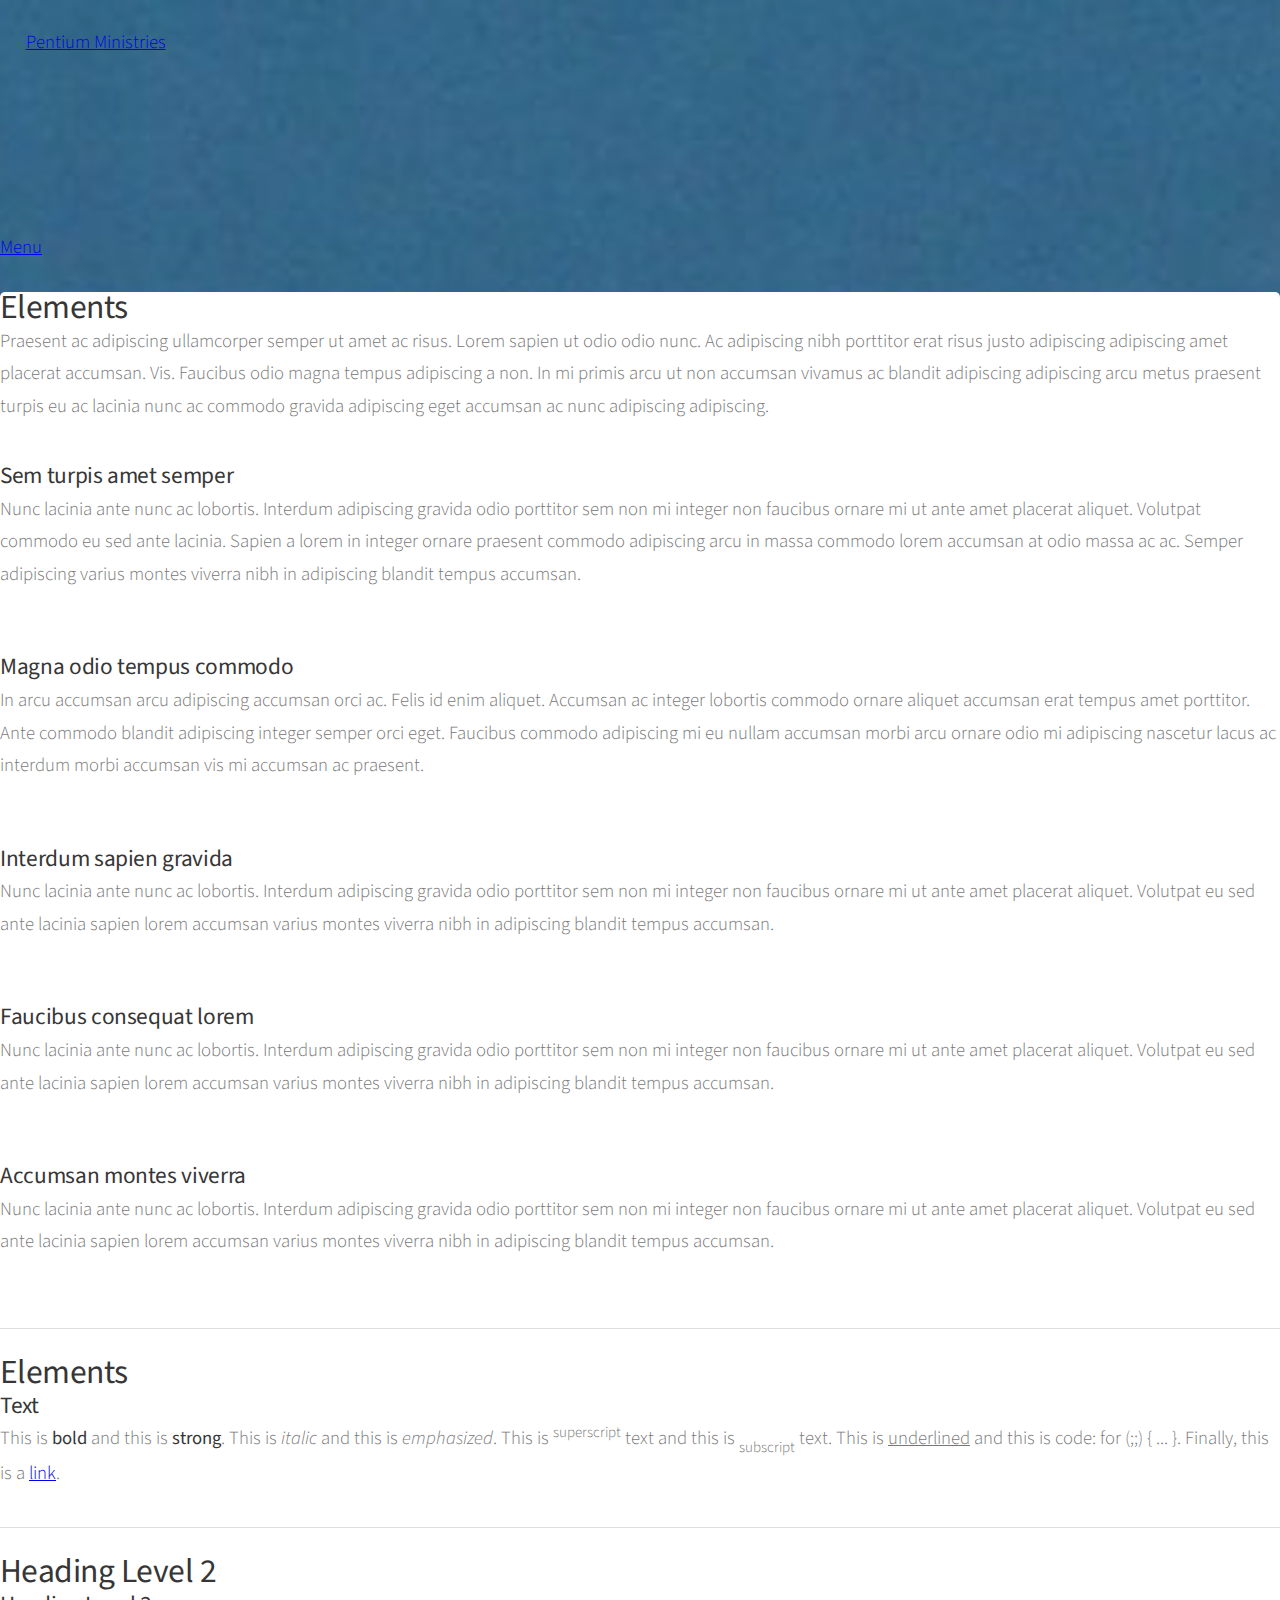
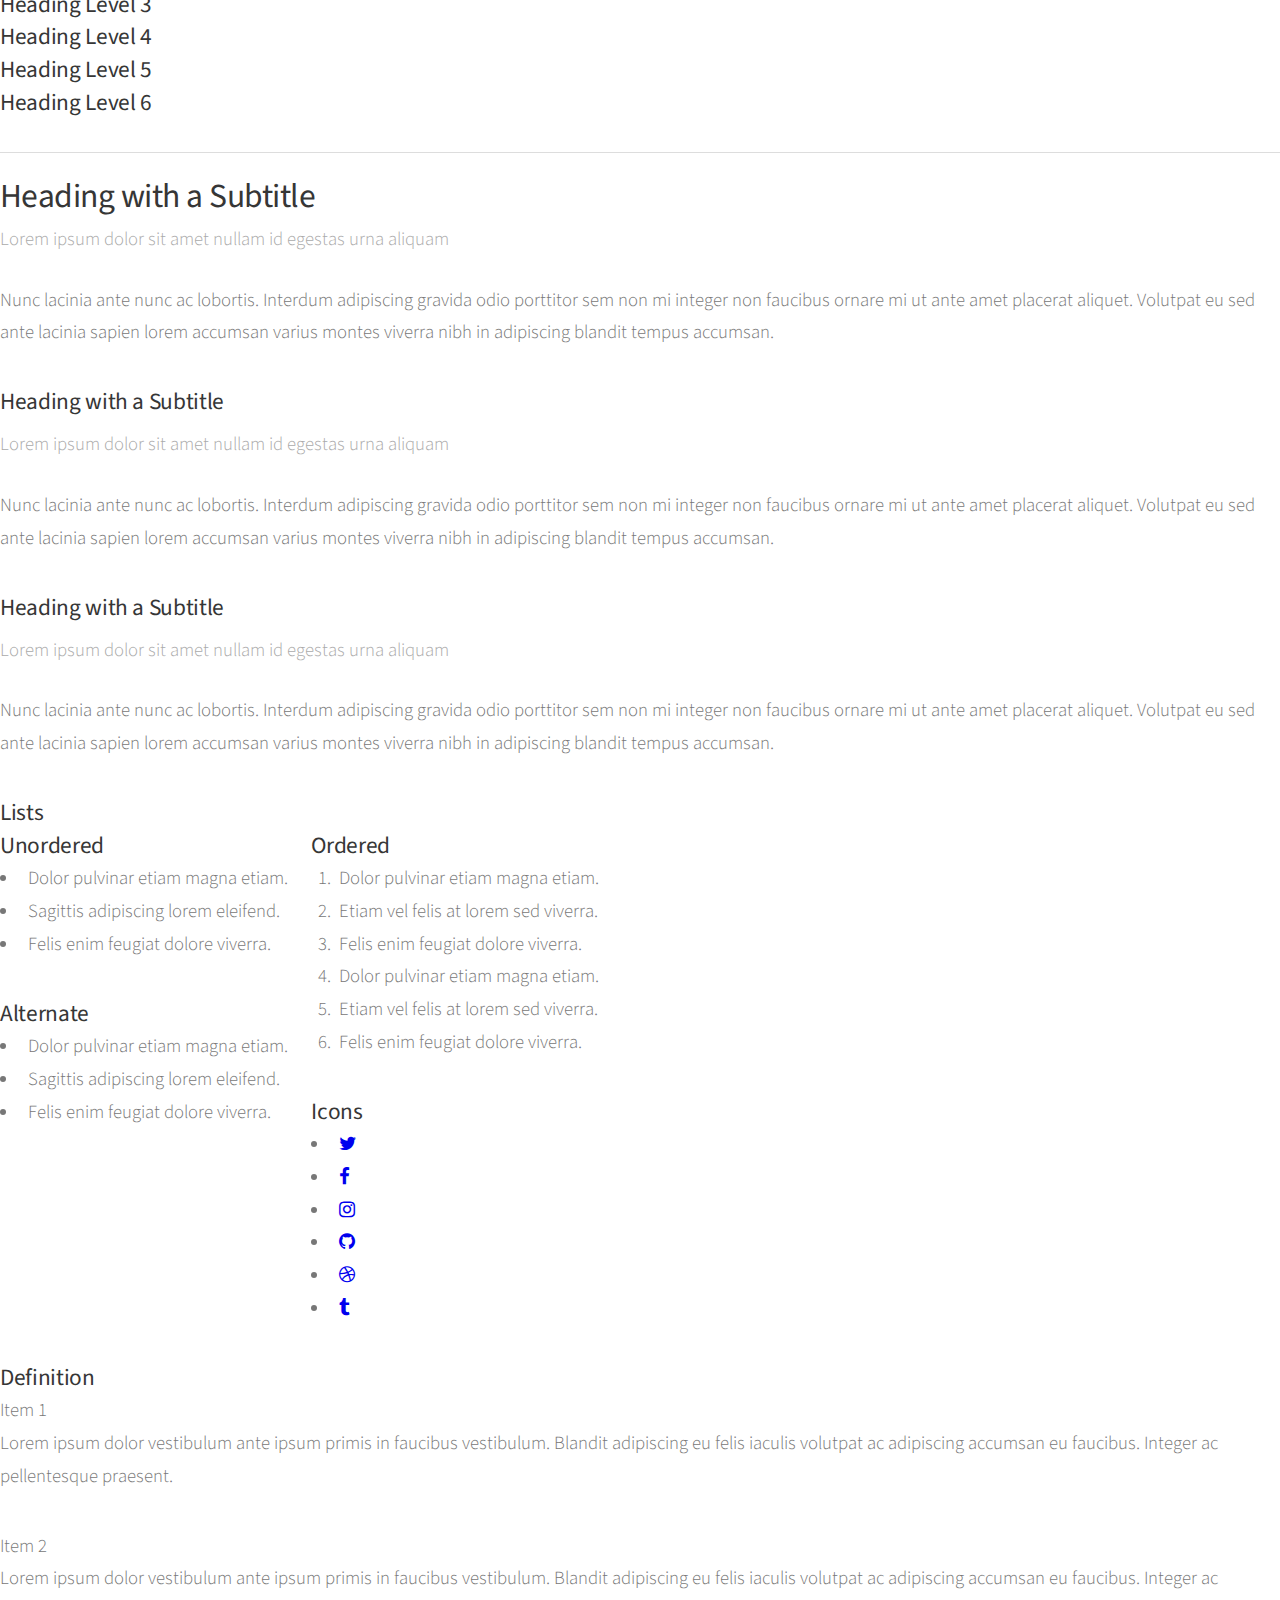
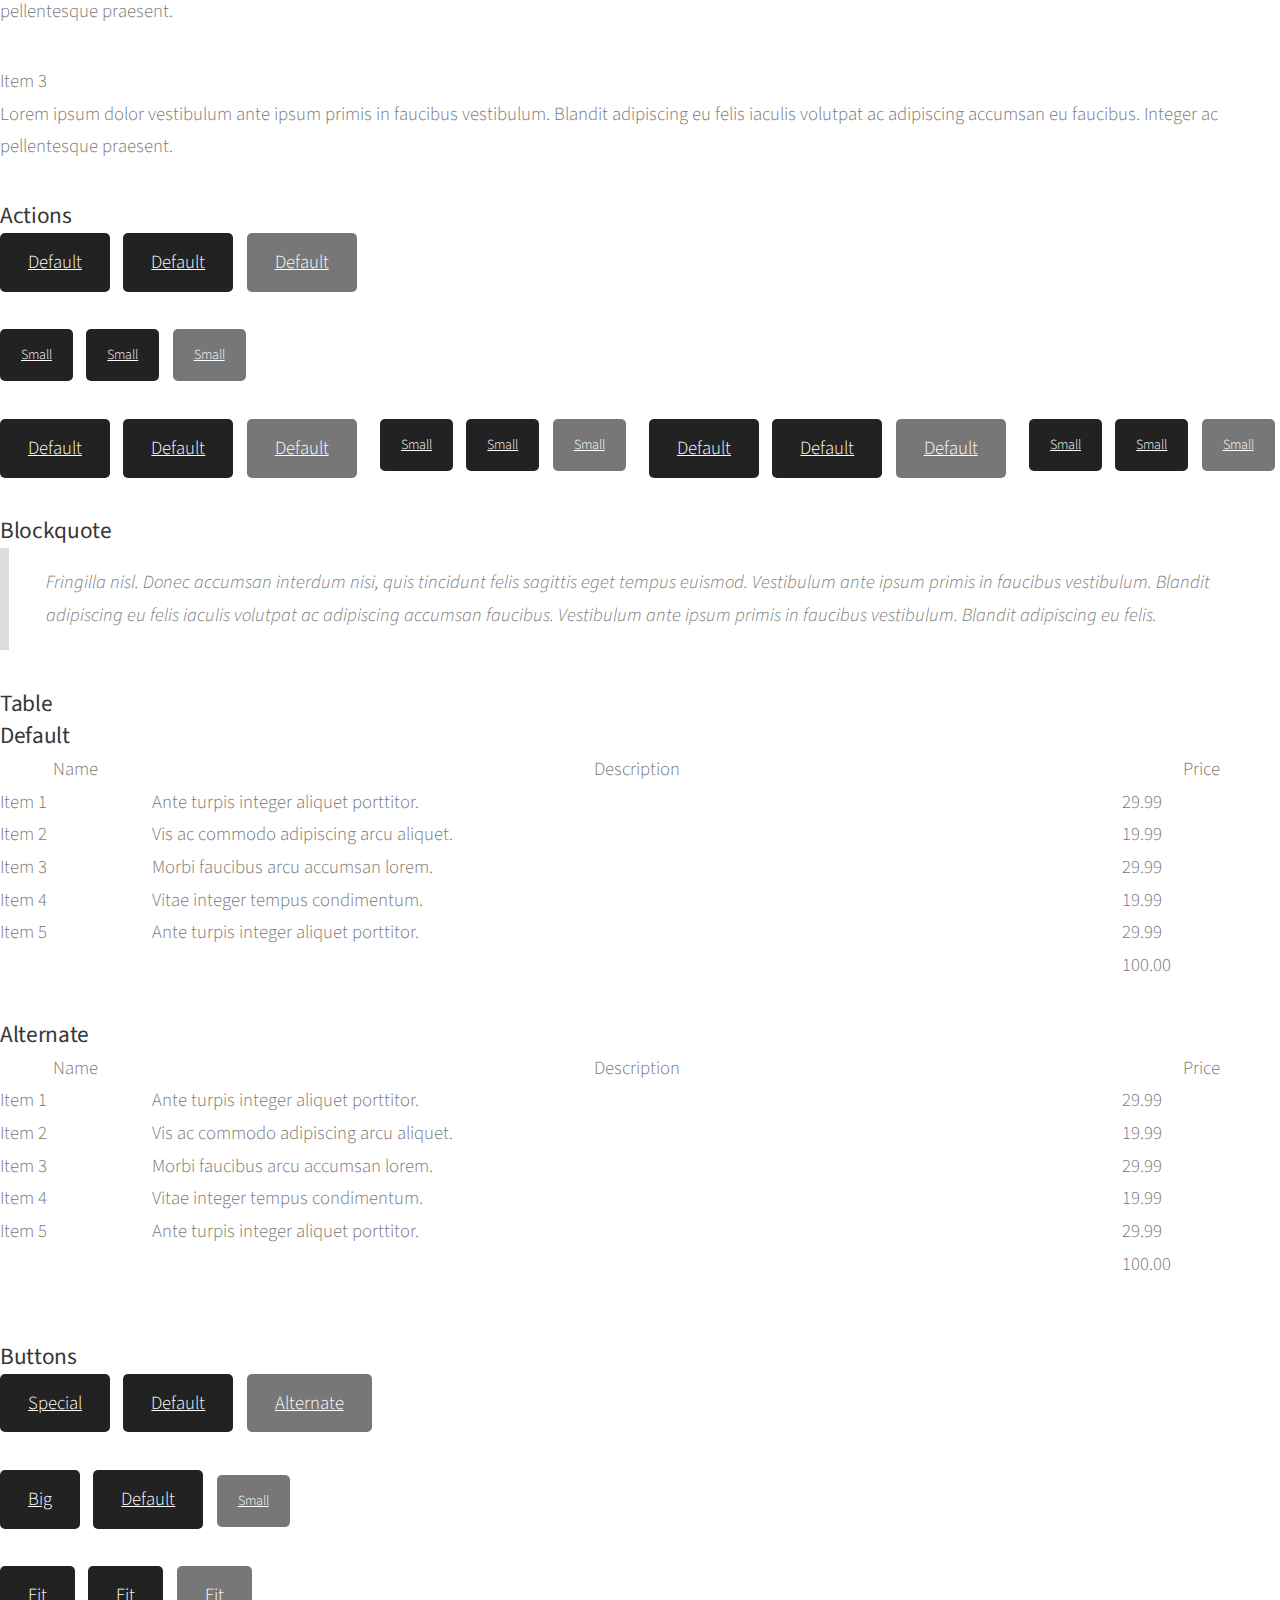
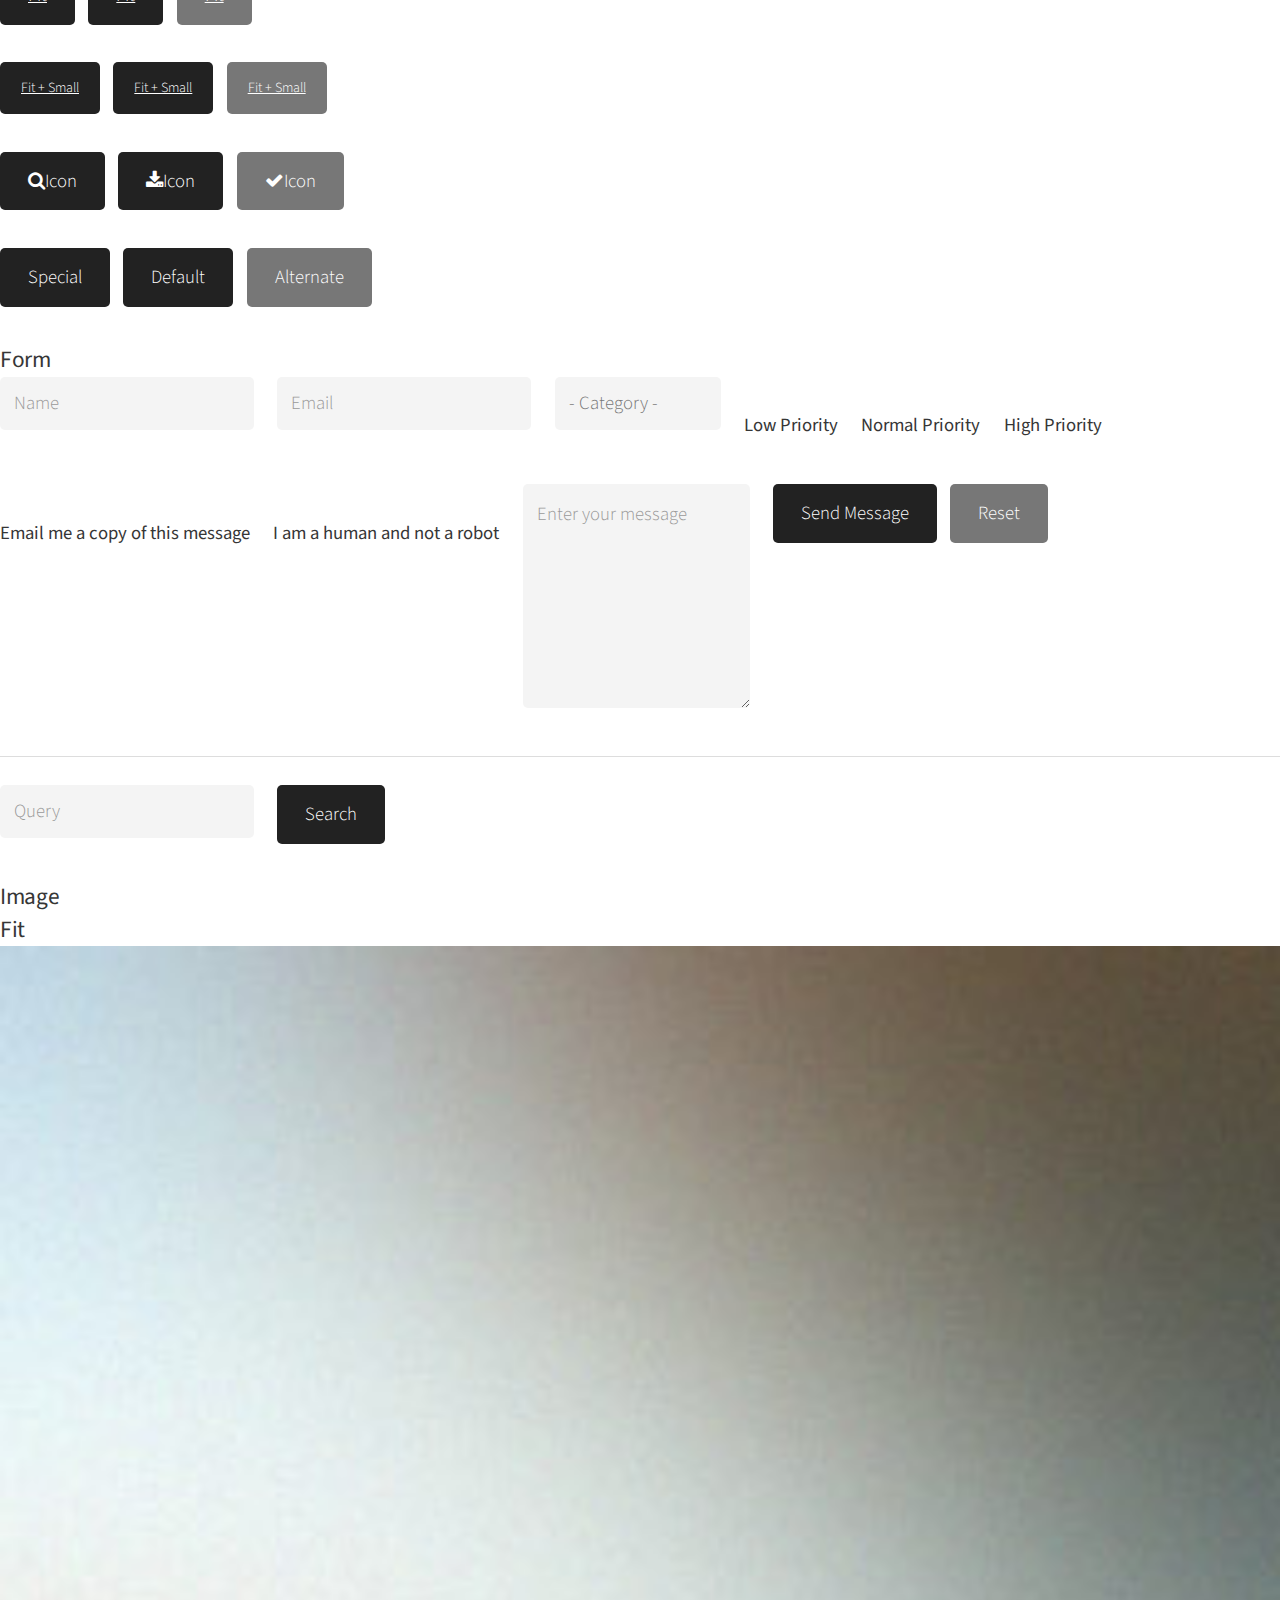
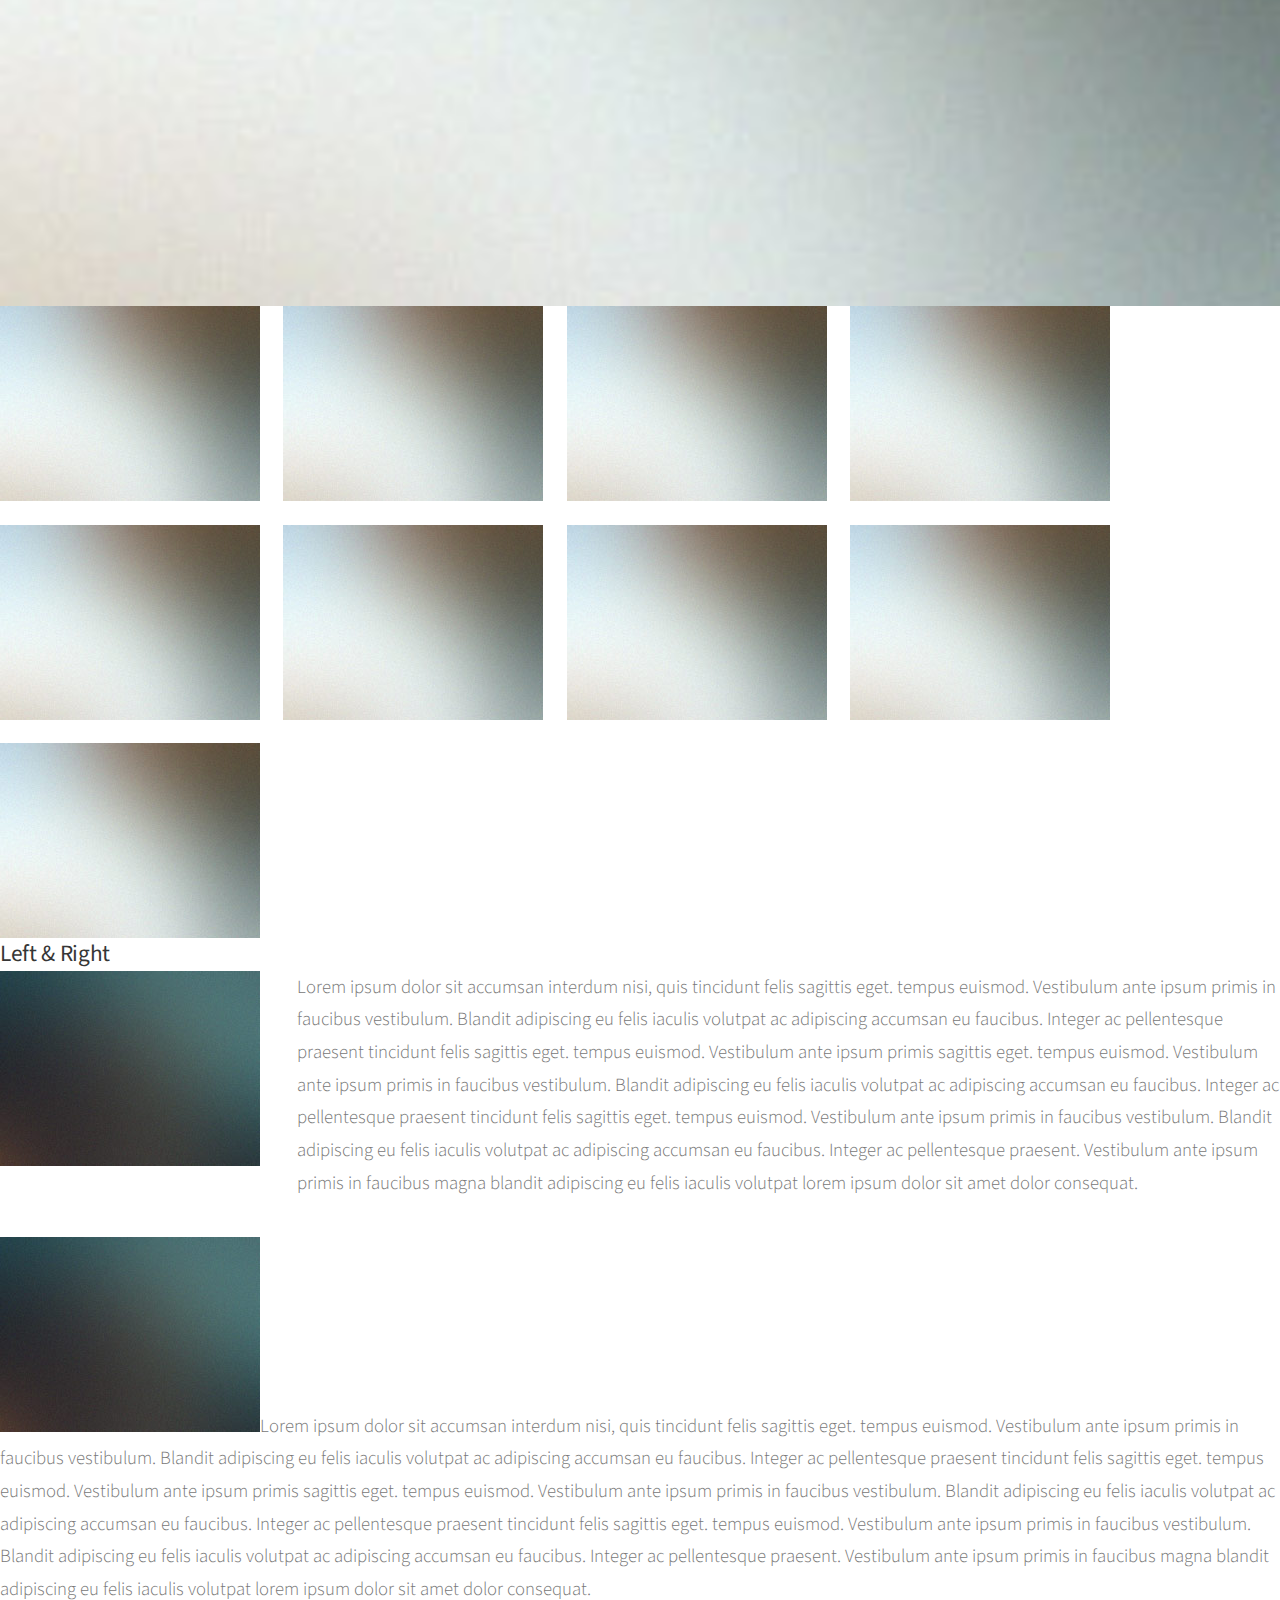
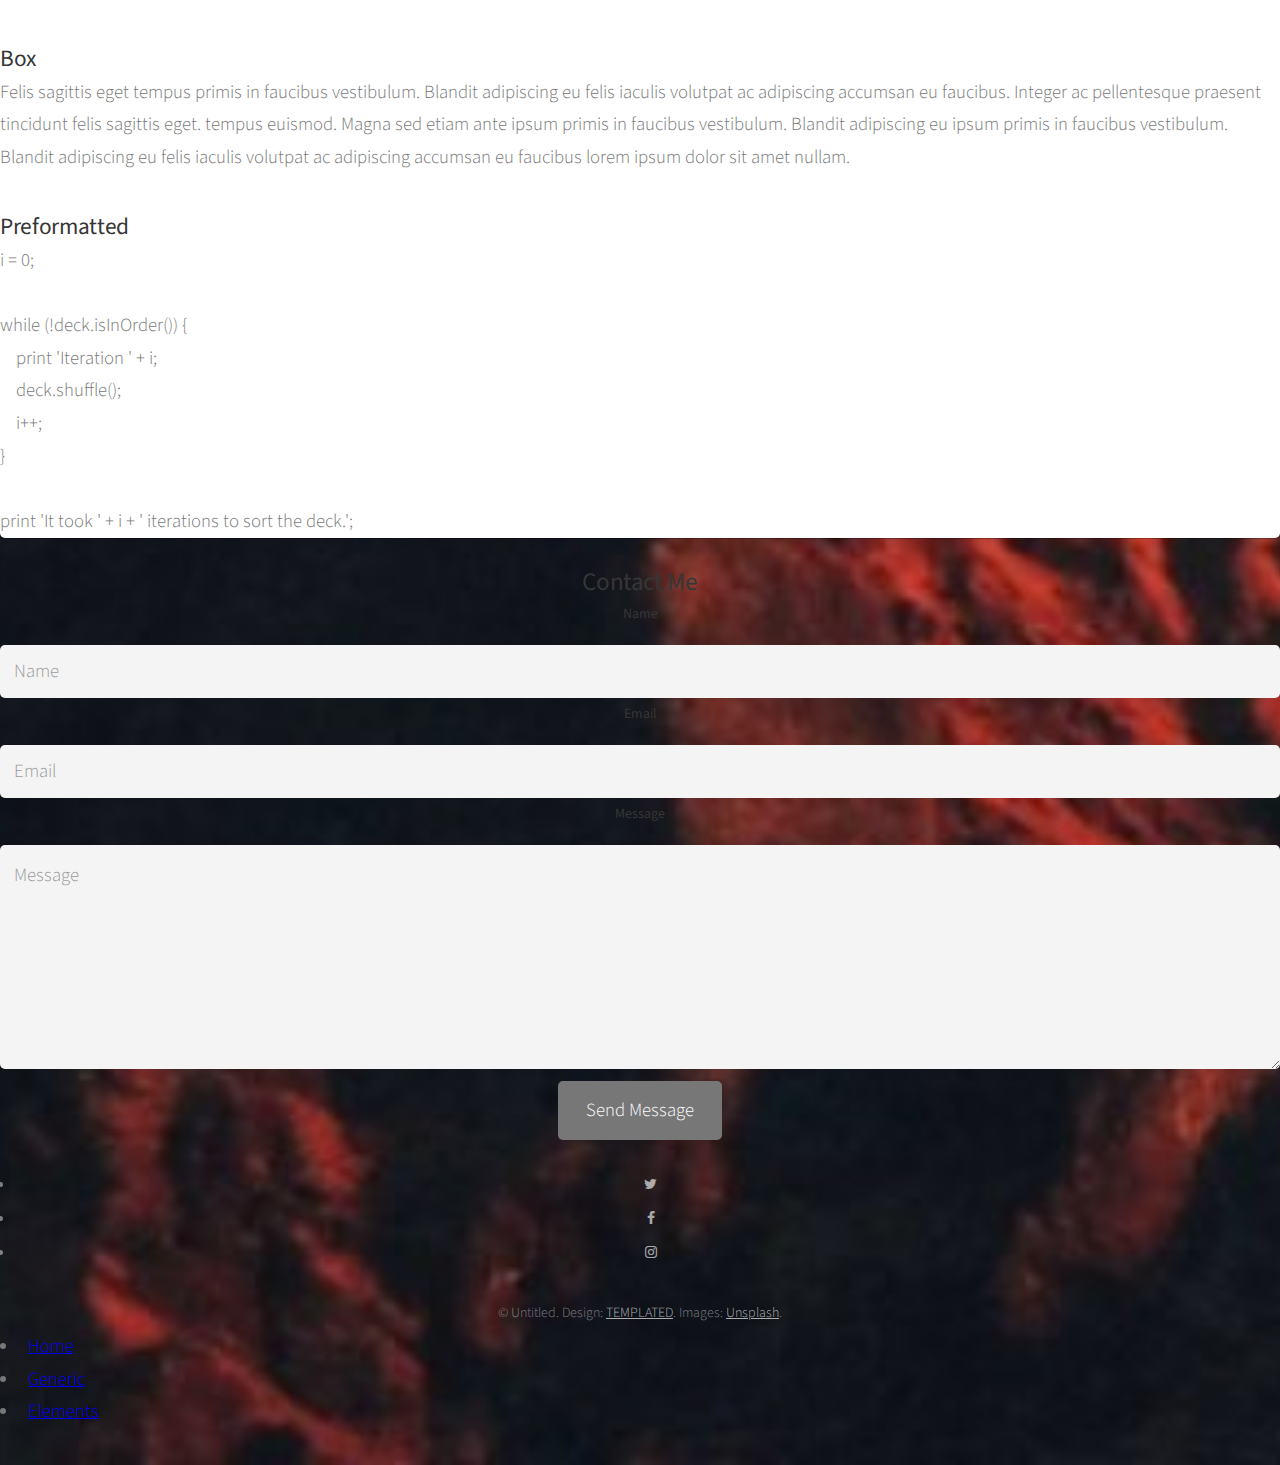
<file: elements.html>
<!DOCTYPE HTML>
<!--
	Road Trip by TEMPLATED
	templated.co @templatedco
	Released for free under the Creative Commons Attribution 3.0 license (templated.co/license)
-->
<html>
	<head>
		<title>Elements - Road Trip by TEMPLATED</title>
		<meta charset="utf-8" />
		<meta name="viewport" content="width=device-width, initial-scale=1" />
		<link rel="stylesheet" href="assets/css/main.css" />
	</head>
	<body class="subpage">

		<!-- Header -->
			<header id="header" class="alt">
				<div class="logo"><a href="index.html">Pentium <span>Ministries</span></a></div>
				<a href="#menu"><span>Menu</span></a>
			</header>

		<!-- Nav -->
			<nav id="menu">
				<ul class="links">
					<li><a href="index.html">Home</a></li>
					<li><a href="generic.html">Generic</a></li>
					<li><a href="elements.html">Elements</a></li>
				</ul>
			</nav>

		<!-- Main -->
			<div id="main" class="container">

				<!-- Content -->
					<h2>Elements</h2>
					<p>Praesent ac adipiscing ullamcorper semper ut amet ac risus. Lorem sapien ut odio odio nunc. Ac adipiscing nibh porttitor erat risus justo adipiscing adipiscing amet placerat accumsan. Vis. Faucibus odio magna tempus adipiscing a non. In mi primis arcu ut non accumsan vivamus ac blandit adipiscing adipiscing arcu metus praesent turpis eu ac lacinia nunc ac commodo gravida adipiscing eget accumsan ac nunc adipiscing adipiscing.</p>
					<div class="row">
						<div class="6u 12u$(small)">
							<h3>Sem turpis amet semper</h3>
							<p>Nunc lacinia ante nunc ac lobortis. Interdum adipiscing gravida odio porttitor sem non mi integer non faucibus ornare mi ut ante amet placerat aliquet. Volutpat commodo eu sed ante lacinia. Sapien a lorem in integer ornare praesent commodo adipiscing arcu in massa commodo lorem accumsan at odio massa ac ac. Semper adipiscing varius montes viverra nibh in adipiscing blandit tempus accumsan.</p>
						</div>
						<div class="6u$ 12u$(small)">
							<h3>Magna odio tempus commodo</h3>
							<p>In arcu accumsan arcu adipiscing accumsan orci ac. Felis id enim aliquet. Accumsan ac integer lobortis commodo ornare aliquet accumsan erat tempus amet porttitor. Ante commodo blandit adipiscing integer semper orci eget. Faucibus commodo adipiscing mi eu nullam accumsan morbi arcu ornare odio mi adipiscing nascetur lacus ac interdum morbi accumsan vis mi accumsan ac praesent.</p>
						</div>
						<!-- Break -->
						<div class="4u 12u$(medium)">
							<h3>Interdum sapien gravida</h3>
							<p>Nunc lacinia ante nunc ac lobortis. Interdum adipiscing gravida odio porttitor sem non mi integer non faucibus ornare mi ut ante amet placerat aliquet. Volutpat eu sed ante lacinia sapien lorem accumsan varius montes viverra nibh in adipiscing blandit tempus accumsan.</p>
						</div>
						<div class="4u 12u$(medium)">
							<h3>Faucibus consequat lorem</h3>
							<p>Nunc lacinia ante nunc ac lobortis. Interdum adipiscing gravida odio porttitor sem non mi integer non faucibus ornare mi ut ante amet placerat aliquet. Volutpat eu sed ante lacinia sapien lorem accumsan varius montes viverra nibh in adipiscing blandit tempus accumsan.</p>
						</div>
						<div class="4u$ 12u$(medium)">
							<h3>Accumsan montes viverra</h3>
							<p>Nunc lacinia ante nunc ac lobortis. Interdum adipiscing gravida odio porttitor sem non mi integer non faucibus ornare mi ut ante amet placerat aliquet. Volutpat eu sed ante lacinia sapien lorem accumsan varius montes viverra nibh in adipiscing blandit tempus accumsan.</p>
						</div>
					</div>

				<hr class="major" />

				<!-- Elements -->
					<h2 id="elements">Elements</h2>
					<div class="row 200%">
						<div class="6u 12u$(medium)">

							<!-- Text stuff -->
								<h3>Text</h3>
								<p>This is <b>bold</b> and this is <strong>strong</strong>. This is <i>italic</i> and this is <em>emphasized</em>.
								This is <sup>superscript</sup> text and this is <sub>subscript</sub> text.
								This is <u>underlined</u> and this is code: <code>for (;;) { ... }</code>.
								Finally, this is a <a href="#">link</a>.</p>
								<hr />
								<h2>Heading Level 2</h2>
								<h3>Heading Level 3</h3>
								<h4>Heading Level 4</h4>
								<h5>Heading Level 5</h5>
								<h6>Heading Level 6</h6>
								<hr />
								<header>
									<h2>Heading with a Subtitle</h2>
									<p>Lorem ipsum dolor sit amet nullam id egestas urna aliquam</p>
								</header>
								<p>Nunc lacinia ante nunc ac lobortis. Interdum adipiscing gravida odio porttitor sem non mi integer non faucibus ornare mi ut ante amet placerat aliquet. Volutpat eu sed ante lacinia sapien lorem accumsan varius montes viverra nibh in adipiscing blandit tempus accumsan.</p>
								<header>
									<h3>Heading with a Subtitle</h3>
									<p>Lorem ipsum dolor sit amet nullam id egestas urna aliquam</p>
								</header>
								<p>Nunc lacinia ante nunc ac lobortis. Interdum adipiscing gravida odio porttitor sem non mi integer non faucibus ornare mi ut ante amet placerat aliquet. Volutpat eu sed ante lacinia sapien lorem accumsan varius montes viverra nibh in adipiscing blandit tempus accumsan.</p>
								<header>
									<h4>Heading with a Subtitle</h4>
									<p>Lorem ipsum dolor sit amet nullam id egestas urna aliquam</p>
								</header>
								<p>Nunc lacinia ante nunc ac lobortis. Interdum adipiscing gravida odio porttitor sem non mi integer non faucibus ornare mi ut ante amet placerat aliquet. Volutpat eu sed ante lacinia sapien lorem accumsan varius montes viverra nibh in adipiscing blandit tempus accumsan.</p>

							<!-- Lists -->
								<h3>Lists</h3>
								<div class="row">
									<div class="6u 12u$(small)">

										<h4>Unordered</h4>
										<ul>
											<li>Dolor pulvinar etiam magna etiam.</li>
											<li>Sagittis adipiscing lorem eleifend.</li>
											<li>Felis enim feugiat dolore viverra.</li>
										</ul>

										<h4>Alternate</h4>
										<ul class="alt">
											<li>Dolor pulvinar etiam magna etiam.</li>
											<li>Sagittis adipiscing lorem eleifend.</li>
											<li>Felis enim feugiat dolore viverra.</li>
										</ul>

									</div>
									<div class="6u$ 12u$(small)">

										<h4>Ordered</h4>
										<ol>
											<li>Dolor pulvinar etiam magna etiam.</li>
											<li>Etiam vel felis at lorem sed viverra.</li>
											<li>Felis enim feugiat dolore viverra.</li>
											<li>Dolor pulvinar etiam magna etiam.</li>
											<li>Etiam vel felis at lorem sed viverra.</li>
											<li>Felis enim feugiat dolore viverra.</li>
										</ol>

										<h4>Icons</h4>
										<ul class="icons">
											<li><a href="#" class="icon fa-twitter"><span class="label">Twitter</span></a></li>
											<li><a href="#" class="icon fa-facebook"><span class="label">Facebook</span></a></li>
											<li><a href="#" class="icon fa-instagram"><span class="label">Instagram</span></a></li>
											<li><a href="#" class="icon fa-github"><span class="label">Github</span></a></li>
											<li><a href="#" class="icon fa-dribbble"><span class="label">Dribbble</span></a></li>
											<li><a href="#" class="icon fa-tumblr"><span class="label">Tumblr</span></a></li>
										</ul>

									</div>
								</div>
								<h4>Definition</h4>
								<dl>
									<dt>Item 1</dt>
									<dd>
										<p>Lorem ipsum dolor vestibulum ante ipsum primis in faucibus vestibulum. Blandit adipiscing eu felis iaculis volutpat ac adipiscing accumsan eu faucibus. Integer ac pellentesque praesent.</p>
									</dd>
									<dt>Item 2</dt>
									<dd>
										<p>Lorem ipsum dolor vestibulum ante ipsum primis in faucibus vestibulum. Blandit adipiscing eu felis iaculis volutpat ac adipiscing accumsan eu faucibus. Integer ac pellentesque praesent.</p>
									</dd>
									<dt>Item 3</dt>
									<dd>
										<p>Lorem ipsum dolor vestibulum ante ipsum primis in faucibus vestibulum. Blandit adipiscing eu felis iaculis volutpat ac adipiscing accumsan eu faucibus. Integer ac pellentesque praesent.</p>
									</dd>
								</dl>

								<h4>Actions</h4>
								<ul class="actions">
									<li><a href="#" class="button special">Default</a></li>
									<li><a href="#" class="button">Default</a></li>
									<li><a href="#" class="button alt">Default</a></li>
								</ul>
								<ul class="actions small">
									<li><a href="#" class="button special small">Small</a></li>
									<li><a href="#" class="button small">Small</a></li>
									<li><a href="#" class="button alt small">Small</a></li>
								</ul>
								<div class="row">
									<div class="3u 12u$(small)">
										<ul class="actions vertical">
											<li><a href="#" class="button special">Default</a></li>
											<li><a href="#" class="button">Default</a></li>
											<li><a href="#" class="button alt">Default</a></li>
										</ul>
									</div>
									<div class="3u 12u$(small)">
										<ul class="actions vertical small">
											<li><a href="#" class="button special small">Small</a></li>
											<li><a href="#" class="button small">Small</a></li>
											<li><a href="#" class="button alt small">Small</a></li>
										</ul>
									</div>
									<div class="3u 12u$(small)">
										<ul class="actions vertical">
											<li><a href="#" class="button special fit">Default</a></li>
											<li><a href="#" class="button fit">Default</a></li>
											<li><a href="#" class="button alt fit">Default</a></li>
										</ul>
									</div>
									<div class="3u$ 12u$(small)">
										<ul class="actions vertical small">
											<li><a href="#" class="button special small fit">Small</a></li>
											<li><a href="#" class="button small fit">Small</a></li>
											<li><a href="#" class="button alt small fit">Small</a></li>
										</ul>
									</div>
								</div>

							<!-- Blockquote -->
								<h3>Blockquote</h3>
								<blockquote>Fringilla nisl. Donec accumsan interdum nisi, quis tincidunt felis sagittis eget tempus euismod. Vestibulum ante ipsum primis in faucibus vestibulum. Blandit adipiscing eu felis iaculis volutpat ac adipiscing accumsan faucibus. Vestibulum ante ipsum primis in faucibus vestibulum. Blandit adipiscing eu felis.</blockquote>

							<!-- Table -->
								<h3>Table</h3>

								<h4>Default</h4>
								<div class="table-wrapper">
									<table>
										<thead>
											<tr>
												<th>Name</th>
												<th>Description</th>
												<th>Price</th>
											</tr>
										</thead>
										<tbody>
											<tr>
												<td>Item 1</td>
												<td>Ante turpis integer aliquet porttitor.</td>
												<td>29.99</td>
											</tr>
											<tr>
												<td>Item 2</td>
												<td>Vis ac commodo adipiscing arcu aliquet.</td>
												<td>19.99</td>
											</tr>
											<tr>
												<td>Item 3</td>
												<td> Morbi faucibus arcu accumsan lorem.</td>
												<td>29.99</td>
											</tr>
											<tr>
												<td>Item 4</td>
												<td>Vitae integer tempus condimentum.</td>
												<td>19.99</td>
											</tr>
											<tr>
												<td>Item 5</td>
												<td>Ante turpis integer aliquet porttitor.</td>
												<td>29.99</td>
											</tr>
										</tbody>
										<tfoot>
											<tr>
												<td colspan="2"></td>
												<td>100.00</td>
											</tr>
										</tfoot>
									</table>
								</div>

								<h4>Alternate</h4>
								<div class="table-wrapper">
									<table class="alt">
										<thead>
											<tr>
												<th>Name</th>
												<th>Description</th>
												<th>Price</th>
											</tr>
										</thead>
										<tbody>
											<tr>
												<td>Item 1</td>
												<td>Ante turpis integer aliquet porttitor.</td>
												<td>29.99</td>
											</tr>
											<tr>
												<td>Item 2</td>
												<td>Vis ac commodo adipiscing arcu aliquet.</td>
												<td>19.99</td>
											</tr>
											<tr>
												<td>Item 3</td>
												<td> Morbi faucibus arcu accumsan lorem.</td>
												<td>29.99</td>
											</tr>
											<tr>
												<td>Item 4</td>
												<td>Vitae integer tempus condimentum.</td>
												<td>19.99</td>
											</tr>
											<tr>
												<td>Item 5</td>
												<td>Ante turpis integer aliquet porttitor.</td>
												<td>29.99</td>
											</tr>
										</tbody>
										<tfoot>
											<tr>
												<td colspan="2"></td>
												<td>100.00</td>
											</tr>
										</tfoot>
									</table>
								</div>

						</div>
						<div class="6u$ 12u$(medium)">

							<!-- Buttons -->
								<h3>Buttons</h3>
								<ul class="actions">
									<li><a href="#" class="button special">Special</a></li>
									<li><a href="#" class="button">Default</a></li>
									<li><a href="#" class="button alt">Alternate</a></li>
								</ul>
								<ul class="actions">
									<li><a href="#" class="button special big">Big</a></li>
									<li><a href="#" class="button">Default</a></li>
									<li><a href="#" class="button alt small">Small</a></li>
								</ul>
								<ul class="actions fit">
									<li><a href="#" class="button special fit">Fit</a></li>
									<li><a href="#" class="button fit">Fit</a></li>
									<li><a href="#" class="button alt fit">Fit</a></li>
								</ul>
								<ul class="actions fit small">
									<li><a href="#" class="button special fit small">Fit + Small</a></li>
									<li><a href="#" class="button fit small">Fit + Small</a></li>
									<li><a href="#" class="button alt fit small">Fit + Small</a></li>
								</ul>
								<ul class="actions">
									<li><a href="#" class="button special icon fa-search">Icon</a></li>
									<li><a href="#" class="button icon fa-download">Icon</a></li>
									<li><a href="#" class="button alt icon fa-check">Icon</a></li>
								</ul>
								<ul class="actions">
									<li><span class="button special disabled">Special</span></li>
									<li><span class="button disabled">Default</span></li>
									<li><span class="button alt disabled">Alternate</span></li>
								</ul>

							<!-- Form -->
								<h3>Form</h3>

								<form method="post" action="#">
									<div class="row uniform">
										<div class="6u 12u$(xsmall)">
											<input type="text" name="name" id="name" value="" placeholder="Name" />
										</div>
										<div class="6u$ 12u$(xsmall)">
											<input type="email" name="email" id="email" value="" placeholder="Email" />
										</div>
										<!-- Break -->
										<div class="12u$">
											<div class="select-wrapper">
												<select name="category" id="category">
													<option value="">- Category -</option>
													<option value="1">Manufacturing</option>
													<option value="1">Shipping</option>
													<option value="1">Administration</option>
													<option value="1">Human Resources</option>
												</select>
											</div>
										</div>
										<!-- Break -->
										<div class="4u 12u$(small)">
											<input type="radio" id="priority-low" name="priority" checked>
											<label for="priority-low">Low Priority</label>
										</div>
										<div class="4u 12u$(small)">
											<input type="radio" id="priority-normal" name="priority">
											<label for="priority-normal">Normal Priority</label>
										</div>
										<div class="4u$ 12u$(small)">
											<input type="radio" id="priority-high" name="priority">
											<label for="priority-high">High Priority</label>
										</div>
										<!-- Break -->
										<div class="6u 12u$(small)">
											<input type="checkbox" id="copy" name="copy">
											<label for="copy">Email me a copy of this message</label>
										</div>
										<div class="6u$ 12u$(small)">
											<input type="checkbox" id="human" name="human" checked>
											<label for="human">I am a human and not a robot</label>
										</div>
										<!-- Break -->
										<div class="12u$">
											<textarea name="message" id="message" placeholder="Enter your message" rows="6"></textarea>
										</div>
										<!-- Break -->
										<div class="12u$">
											<ul class="actions">
												<li><input type="submit" value="Send Message" /></li>
												<li><input type="reset" value="Reset" class="alt" /></li>
											</ul>
										</div>
									</div>
								</form>

								<hr />

								<form method="post" action="#">
									<div class="row uniform">
										<div class="9u 12u$(small)">
											<input type="text" name="query" id="query" value="" placeholder="Query" />
										</div>
										<div class="3u$ 12u$(small)">
											<input type="submit" value="Search" class="fit" />
										</div>
									</div>
								</form>

							<!-- Image -->
								<h3>Image</h3>

								<h4>Fit</h4>
								<span class="image fit"><img src="images/pic01.jpg" alt="" /></span>
								<div class="box alt">
									<div class="row 50% uniform">
										<div class="4u"><span class="image fit"><img src="images/pic01.jpg" alt="" /></span></div>
										<div class="4u"><span class="image fit"><img src="images/pic01.jpg" alt="" /></span></div>
										<div class="4u$"><span class="image fit"><img src="images/pic01.jpg" alt="" /></span></div>
										<!-- Break -->
										<div class="4u"><span class="image fit"><img src="images/pic01.jpg" alt="" /></span></div>
										<div class="4u"><span class="image fit"><img src="images/pic01.jpg" alt="" /></span></div>
										<div class="4u$"><span class="image fit"><img src="images/pic01.jpg" alt="" /></span></div>
										<!-- Break -->
										<div class="4u"><span class="image fit"><img src="images/pic01.jpg" alt="" /></span></div>
										<div class="4u"><span class="image fit"><img src="images/pic01.jpg" alt="" /></span></div>
										<div class="4u$"><span class="image fit"><img src="images/pic01.jpg" alt="" /></span></div>
									</div>
								</div>

								<h4>Left &amp; Right</h4>
								<p><span class="image left"><img src="images/pic02.jpg" alt="" /></span>Lorem ipsum dolor sit accumsan interdum nisi, quis tincidunt felis sagittis eget. tempus euismod. Vestibulum ante ipsum primis in faucibus vestibulum. Blandit adipiscing eu felis iaculis volutpat ac adipiscing accumsan eu faucibus. Integer ac pellentesque praesent tincidunt felis sagittis eget. tempus euismod. Vestibulum ante ipsum primis sagittis eget. tempus euismod. Vestibulum ante ipsum primis in faucibus vestibulum. Blandit adipiscing eu felis iaculis volutpat ac adipiscing accumsan eu faucibus. Integer ac pellentesque praesent tincidunt felis sagittis eget. tempus euismod. Vestibulum ante ipsum primis in faucibus vestibulum. Blandit adipiscing eu felis iaculis volutpat ac adipiscing accumsan eu faucibus. Integer ac pellentesque praesent. Vestibulum ante ipsum primis in faucibus magna blandit adipiscing eu felis iaculis volutpat lorem ipsum dolor sit amet dolor consequat.</p>
								<p><span class="image right"><img src="images/pic02.jpg" alt="" /></span>Lorem ipsum dolor sit accumsan interdum nisi, quis tincidunt felis sagittis eget. tempus euismod. Vestibulum ante ipsum primis in faucibus vestibulum. Blandit adipiscing eu felis iaculis volutpat ac adipiscing accumsan eu faucibus. Integer ac pellentesque praesent tincidunt felis sagittis eget. tempus euismod. Vestibulum ante ipsum primis sagittis eget. tempus euismod. Vestibulum ante ipsum primis in faucibus vestibulum. Blandit adipiscing eu felis iaculis volutpat ac adipiscing accumsan eu faucibus. Integer ac pellentesque praesent tincidunt felis sagittis eget. tempus euismod. Vestibulum ante ipsum primis in faucibus vestibulum. Blandit adipiscing eu felis iaculis volutpat ac adipiscing accumsan eu faucibus. Integer ac pellentesque praesent. Vestibulum ante ipsum primis in faucibus magna blandit adipiscing eu felis iaculis volutpat lorem ipsum dolor sit amet dolor consequat.</p>

							<!-- Box -->
								<h3>Box</h3>
								<div class="box">
									<p>Felis sagittis eget tempus primis in faucibus vestibulum. Blandit adipiscing eu felis iaculis volutpat ac adipiscing accumsan eu faucibus. Integer ac pellentesque praesent tincidunt felis sagittis eget. tempus euismod. Magna sed etiam ante ipsum primis in faucibus vestibulum. Blandit adipiscing eu ipsum primis in faucibus vestibulum. Blandit adipiscing eu felis iaculis volutpat ac adipiscing accumsan eu faucibus lorem ipsum dolor sit amet nullam.</p>
								</div>

							<!-- Preformatted Code -->
								<h3>Preformatted</h3>
								<pre><code>i = 0;

while (!deck.isInOrder()) {
    print 'Iteration ' + i;
    deck.shuffle();
    i++;
}

print 'It took ' + i + ' iterations to sort the deck.';
</code></pre>

						</div>
					</div>

			</div>

		<!-- Footer -->
			<footer id="footer">
				<div class="inner">

					<h2>Contact Me</h2>

					<form action="#" method="post">

						<div class="field half first">
							<label for="name">Name</label>
							<input name="name" id="name" type="text" placeholder="Name">
						</div>
						<div class="field half">
							<label for="email">Email</label>
							<input name="email" id="email" type="email" placeholder="Email">
						</div>
						<div class="field">
							<label for="message">Message</label>
							<textarea name="message" id="message" rows="6" placeholder="Message"></textarea>
						</div>
						<ul class="actions">
							<li><input value="Send Message" class="button alt" type="submit"></li>
						</ul>
					</form>

					<ul class="icons">
						<li><a href="#" class="icon round fa-twitter"><span class="label">Twitter</span></a></li>
						<li><a href="#" class="icon round fa-facebook"><span class="label">Facebook</span></a></li>
						<li><a href="#" class="icon round fa-instagram"><span class="label">Instagram</span></a></li>
					</ul>

					<div class="copyright">
						&copy; Untitled. Design: <a href="https://templated.co">TEMPLATED</a>. Images: <a href="https://unsplash.com">Unsplash</a>.
					</div>

				</div>
			</footer>

		<!-- Scripts -->
			<script src="assets/js/jquery.min.js"></script>
			<script src="assets/js/jquery.scrolly.min.js"></script>
			<script src="assets/js/jquery.scrollex.min.js"></script>
			<script src="assets/js/skel.min.js"></script>
			<script src="assets/js/util.js"></script>
			<script src="assets/js/main.js"></script>

	</body>
</html>
</file>
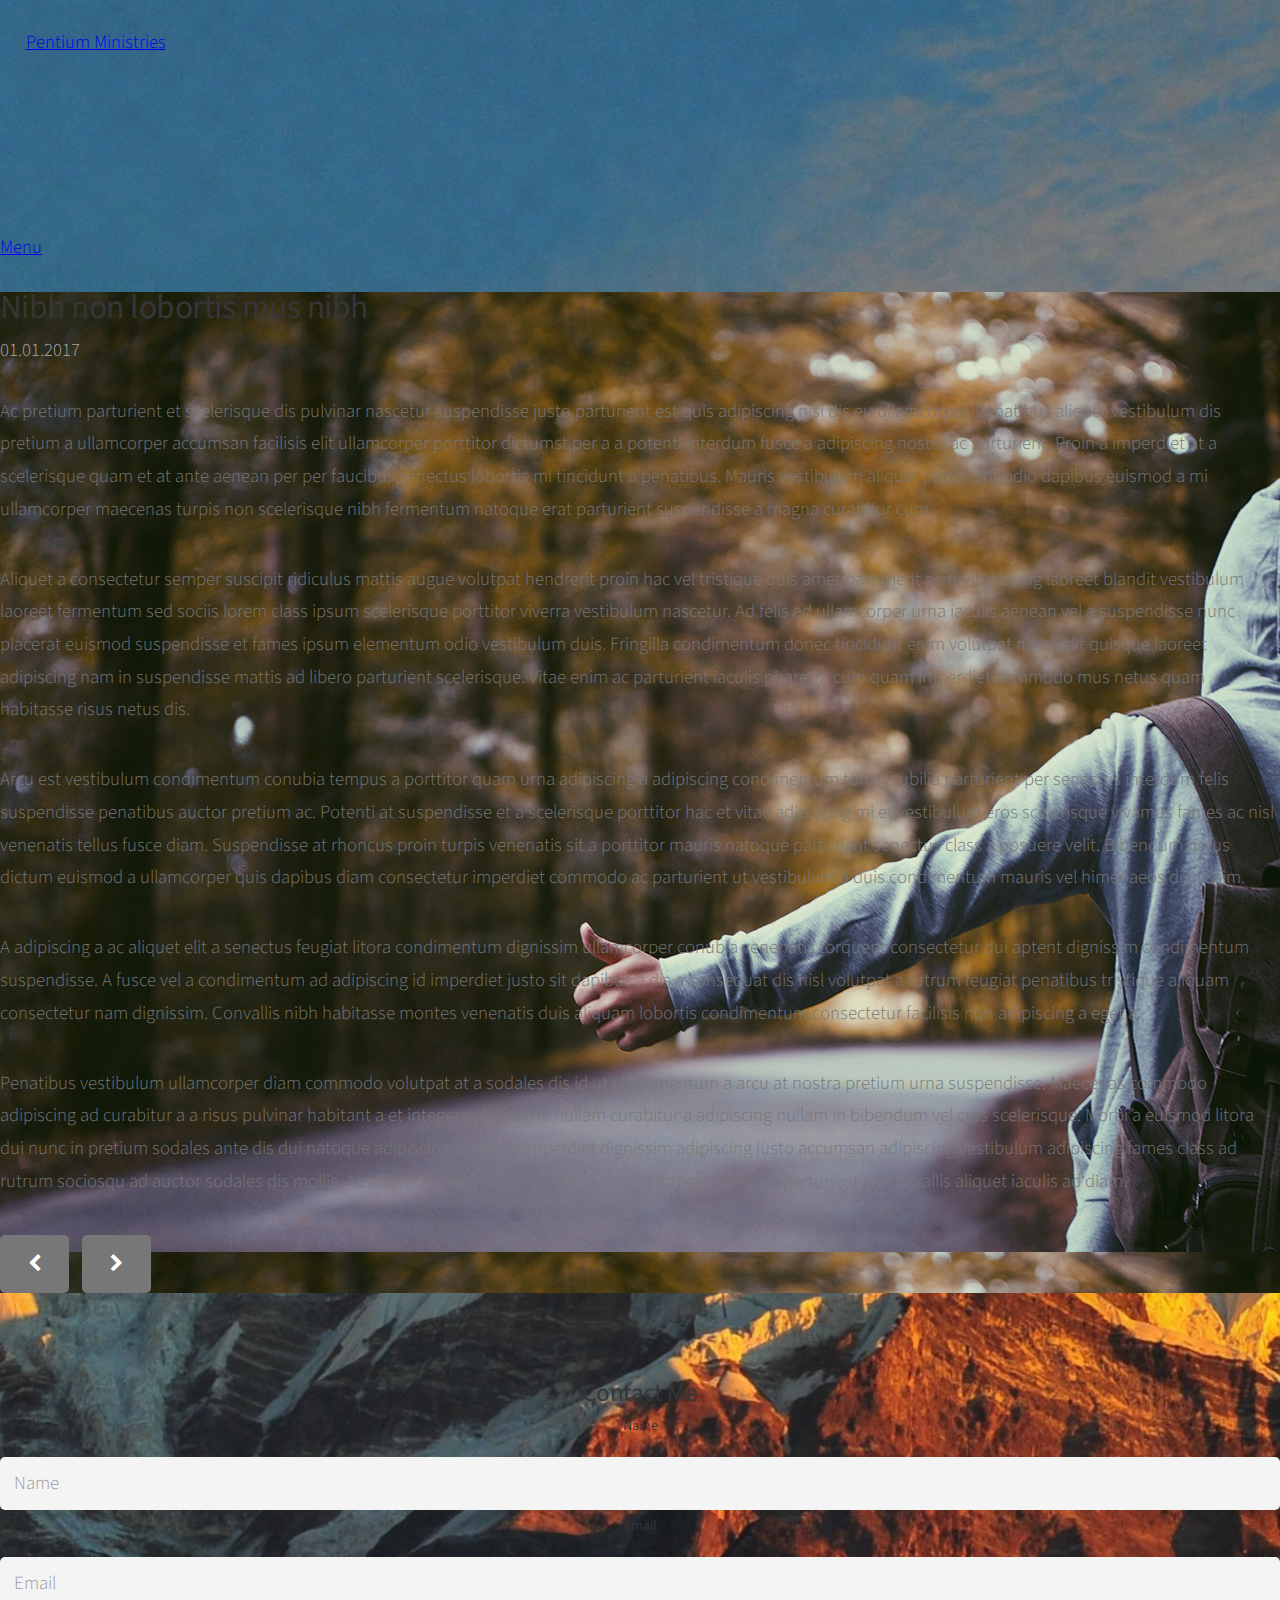
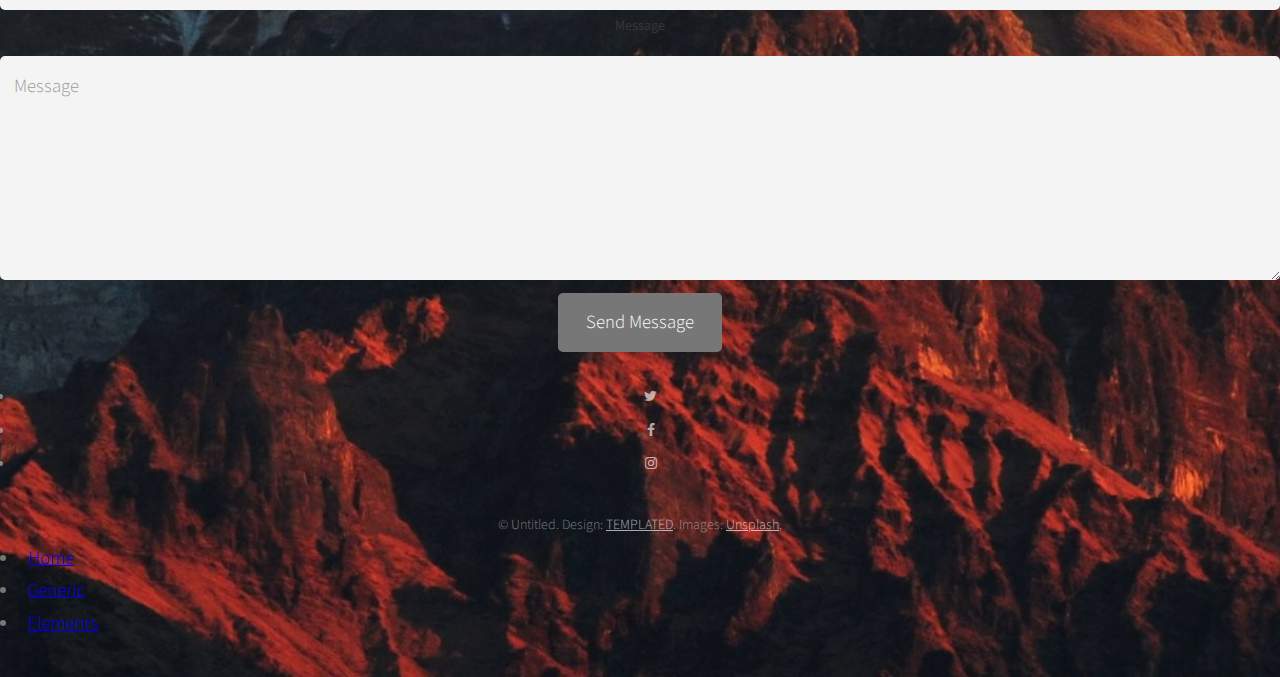
<file: generic.html>
<!DOCTYPE HTML>
<!--
	Road Trip by TEMPLATED
	templated.co @templatedco
	Released for free under the Creative Commons Attribution 3.0 license (templated.co/license)
-->
<html>
	<head>
		<title>Generic - Road Trip by TEMPLATED</title>
		<meta charset="utf-8" />
		<meta name="viewport" content="width=device-width, initial-scale=1" />
		<link rel="stylesheet" href="assets/css/main.css" />
	</head>
	<body class="subpage">

		<!-- Header -->
			<header id="header" class="alt">
				<div class="logo"><a href="index.html">Pentium <span>Ministries</span></a></div>
				<a href="#menu"><span>Menu</span></a>
			</header>

		<!-- Nav -->
			<nav id="menu">
				<ul class="links">
					<li><a href="index.html">Home</a></li>
					<li><a href="generic.html">Generic</a></li>
					<li><a href="elements.html">Elements</a></li>
				</ul>
			</nav>

		<!-- Content -->
		<!--
			Note: To show a background image, set the "data-bg" attribute below
			to the full filename of your image. This is used in each section to set
			the background image.
		-->
			<section id="post" class="wrapper bg-img" data-bg="banner2.jpg">
				<div class="inner">
					<article class="box">
						<header>
							<h2>Nibh non lobortis mus nibh</h2>
							<p>01.01.2017</p>
						</header>
						<div class="content">
							<p>Ac pretium parturient et scelerisque dis pulvinar nascetur suspendisse justo parturient est quis adipiscing nisi dis eu ullamcorper. Penatibus aliquet vestibulum dis pretium a ullamcorper accumsan facilisis elit ullamcorper porttitor dictumst per a a potenti interdum fusce a adipiscing nostra ac parturient. Proin a imperdiet at a scelerisque quam et at ante aenean per per faucibus senectus lobortis mi tincidunt a penatibus. Mauris vestibulum aliquet parturient odio dapibus euismod a mi ullamcorper maecenas turpis non scelerisque nibh fermentum natoque erat parturient suspendisse a magna curabitur cum.</p>

							<p>Aliquet a consectetur semper suscipit ridiculus mattis augue volutpat hendrerit proin hac vel tristique quis amet parturient sem. Adipiscing laoreet blandit vestibulum laoreet fermentum sed sociis lorem class ipsum scelerisque porttitor viverra vestibulum nascetur. Ad felis ad ullamcorper urna iaculis aenean vel a suspendisse nunc placerat euismod suspendisse et fames ipsum elementum odio vestibulum duis. Fringilla condimentum donec tincidunt enim volutpat nam velit quisque laoreet adipiscing nam in suspendisse mattis ad libero parturient scelerisque. Vitae enim ac parturient iaculis pharetra cum quam imperdiet commodo mus netus quam habitasse risus netus dis.</p>

							<p>Arcu est vestibulum condimentum conubia tempus a porttitor quam urna adipiscing a adipiscing condimentum tortor cubilia parturient per senectus interdum felis suspendisse penatibus auctor pretium ac. Potenti at suspendisse et a scelerisque porttitor hac et vitae adipiscing mi et vestibulum eros scelerisque vivamus fames ac nisl venenatis tellus fusce diam. Suspendisse at rhoncus proin turpis venenatis sit a porttitor mauris natoque parturient senectus class a posuere velit. Bibendum netus dictum euismod a ullamcorper quis dapibus diam consectetur imperdiet commodo ac parturient ut vestibulum a duis condimentum mauris vel himenaeos dignissim.</p>

							<p>A adipiscing a ac aliquet elit a senectus feugiat litora condimentum dignissim ullamcorper conubia venenatis torquent consectetur dui aptent dignissim condimentum suspendisse. A fusce vel a condimentum ad adipiscing id imperdiet justo sit dapibus a dis a consequat dis nisl volutpat a rutrum feugiat penatibus tristique aliquam consectetur nam dignissim. Convallis nibh habitasse montes venenatis duis aliquam lobortis condimentum consectetur facilisis non adipiscing a eget a.</p>

							<p>Penatibus vestibulum ullamcorper diam commodo volutpat at a sodales dis id ut condimentum a arcu at nostra pretium urna suspendisse. Maecenas commodo adipiscing ad curabitur a a risus pulvinar habitant a et integer volutpat mi nullam curabitur a adipiscing nullam in bibendum vel cras scelerisque. Morbi a euismod litora dui nunc in pretium sodales ante dis dui natoque adipiscing a. Augue imperdiet dignissim adipiscing justo accumsan adipiscing vestibulum adipiscing fames class ad rutrum sociosqu ad auctor sodales dis mollis. Ac euismod enim ad viverra dui auctor at integer inceptos parturient mi convallis aliquet iaculis ad diam.</p>
						</div>
						<footer>
							<ul class="actions">
								<li><a href="#" class="button alt icon fa-chevron-left"><span class="label">Previous</span></a></li>
								<li><a href="#" class="button alt icon fa-chevron-right"><span class="label">Next</span></a></li>
							</ul>
						</footer>
					</article>
				</div>
			</section>

		<!-- Footer -->
			<footer id="footer">
				<div class="inner">

					<h2>Contact Me</h2>

					<form action="#" method="post">

						<div class="field half first">
							<label for="name">Name</label>
							<input name="name" id="name" type="text" placeholder="Name">
						</div>
						<div class="field half">
							<label for="email">Email</label>
							<input name="email" id="email" type="email" placeholder="Email">
						</div>
						<div class="field">
							<label for="message">Message</label>
							<textarea name="message" id="message" rows="6" placeholder="Message"></textarea>
						</div>
						<ul class="actions">
							<li><input value="Send Message" class="button alt" type="submit"></li>
						</ul>
					</form>

					<ul class="icons">
						<li><a href="#" class="icon round fa-twitter"><span class="label">Twitter</span></a></li>
						<li><a href="#" class="icon round fa-facebook"><span class="label">Facebook</span></a></li>
						<li><a href="#" class="icon round fa-instagram"><span class="label">Instagram</span></a></li>
					</ul>

					<div class="copyright">
						&copy; Untitled. Design: <a href="https://templated.co">TEMPLATED</a>. Images: <a href="https://unsplash.com">Unsplash</a>.
					</div>

				</div>
			</footer>

		<!-- Scripts -->
			<script src="assets/js/jquery.min.js"></script>
			<script src="assets/js/jquery.scrolly.min.js"></script>
			<script src="assets/js/jquery.scrollex.min.js"></script>
			<script src="assets/js/skel.min.js"></script>
			<script src="assets/js/util.js"></script>
			<script src="assets/js/main.js"></script>

	</body>
</html>
</file>
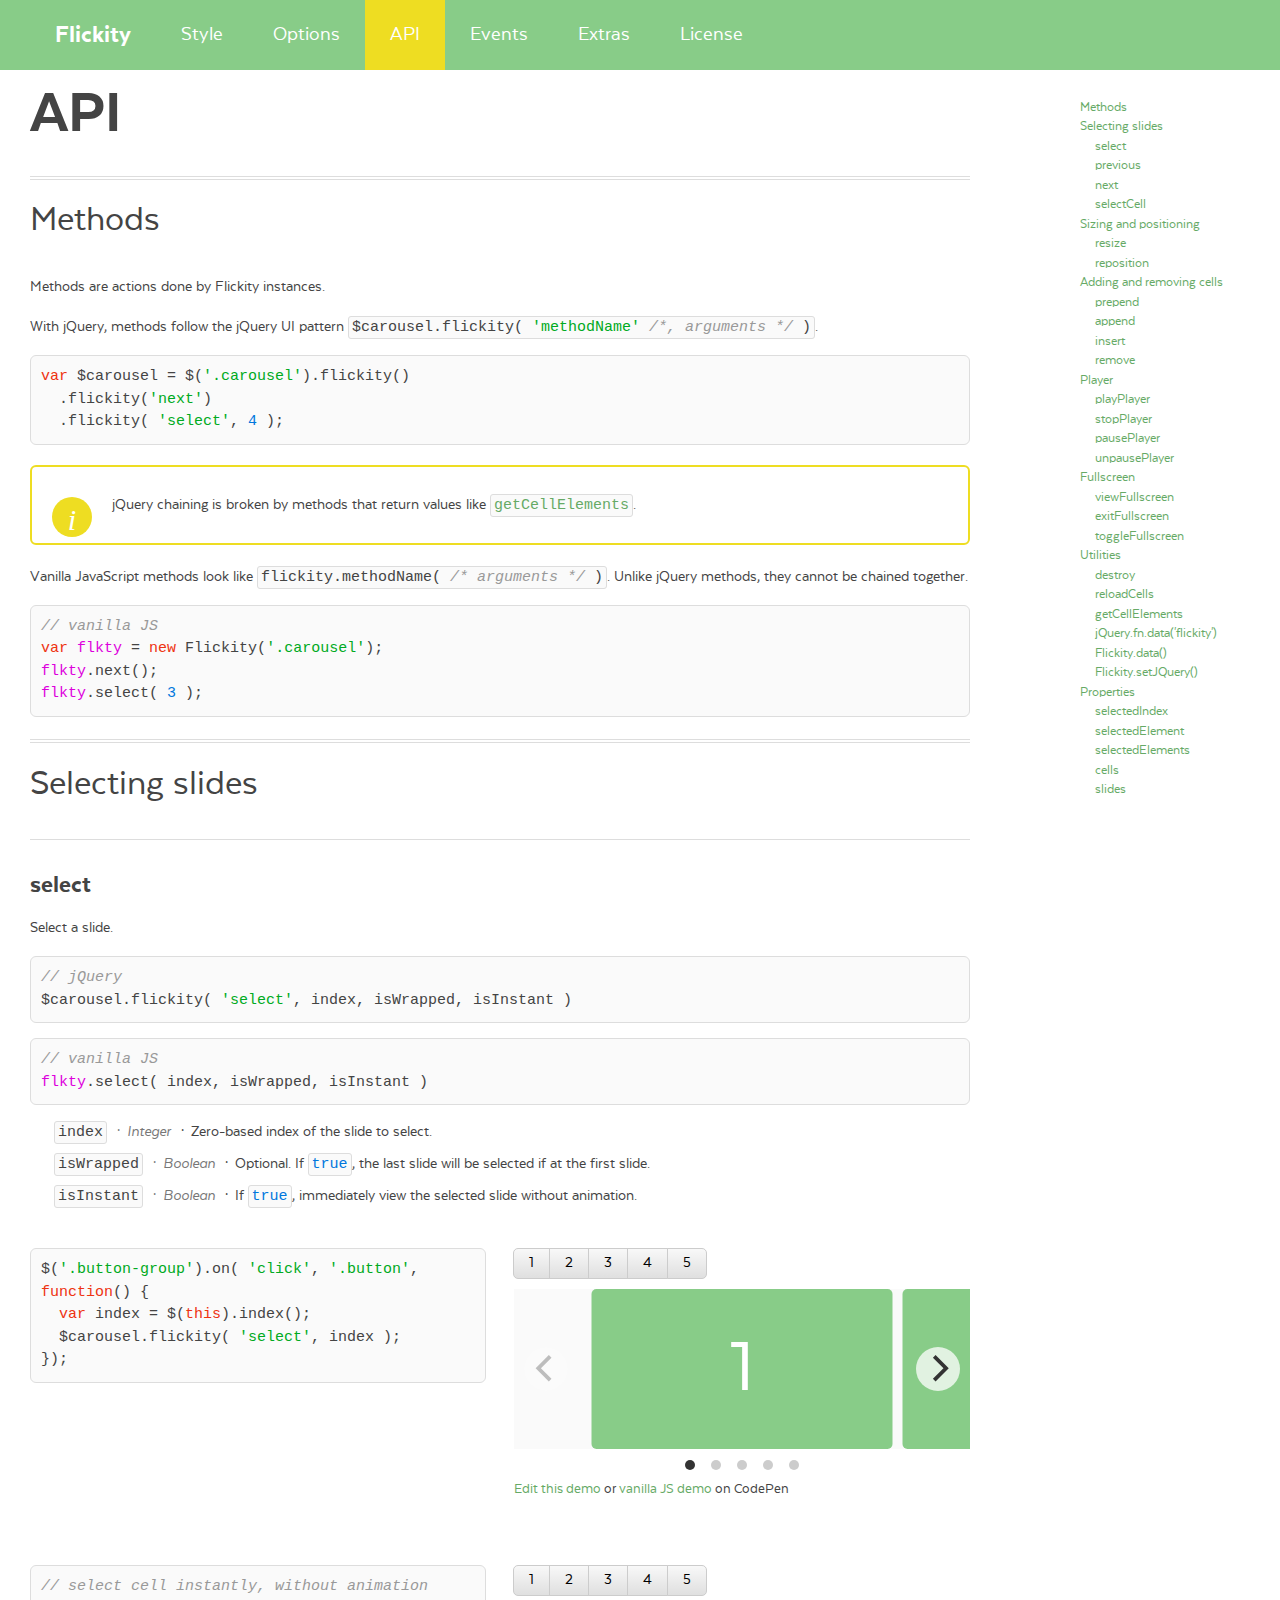
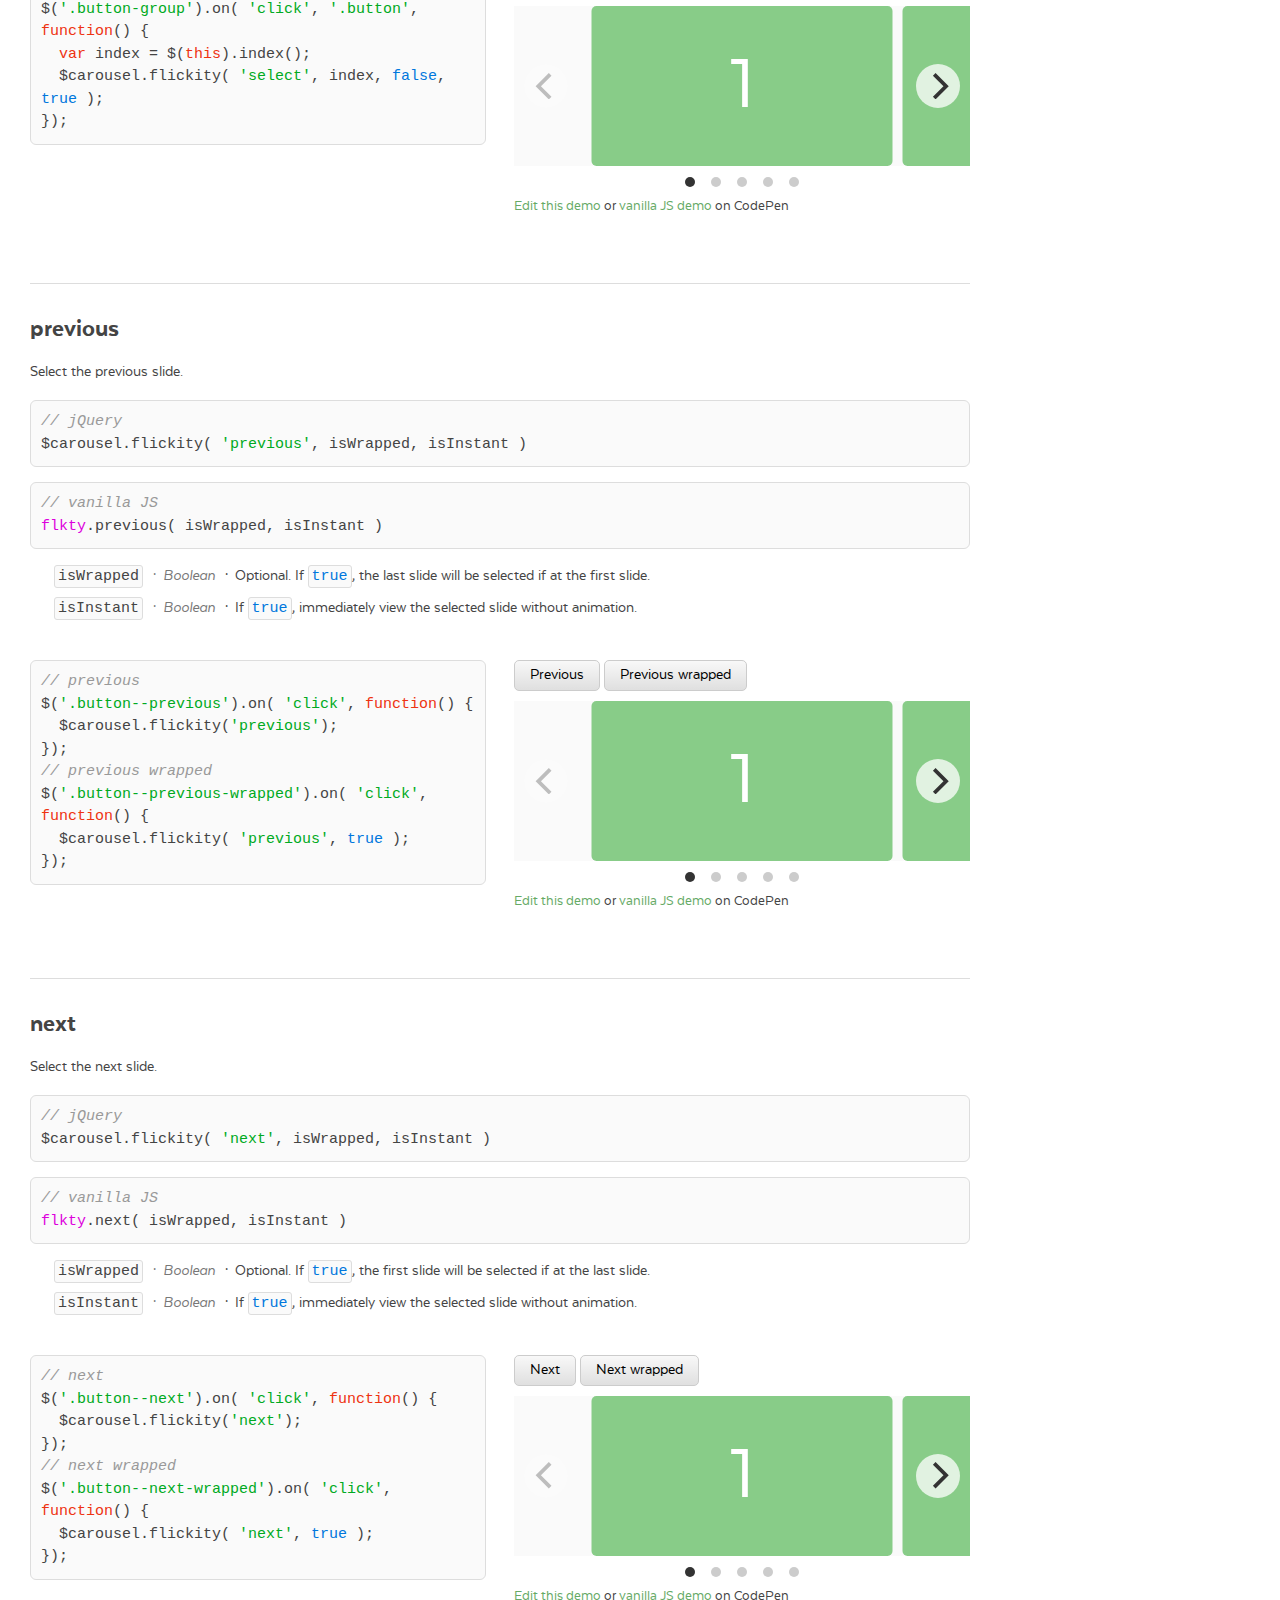
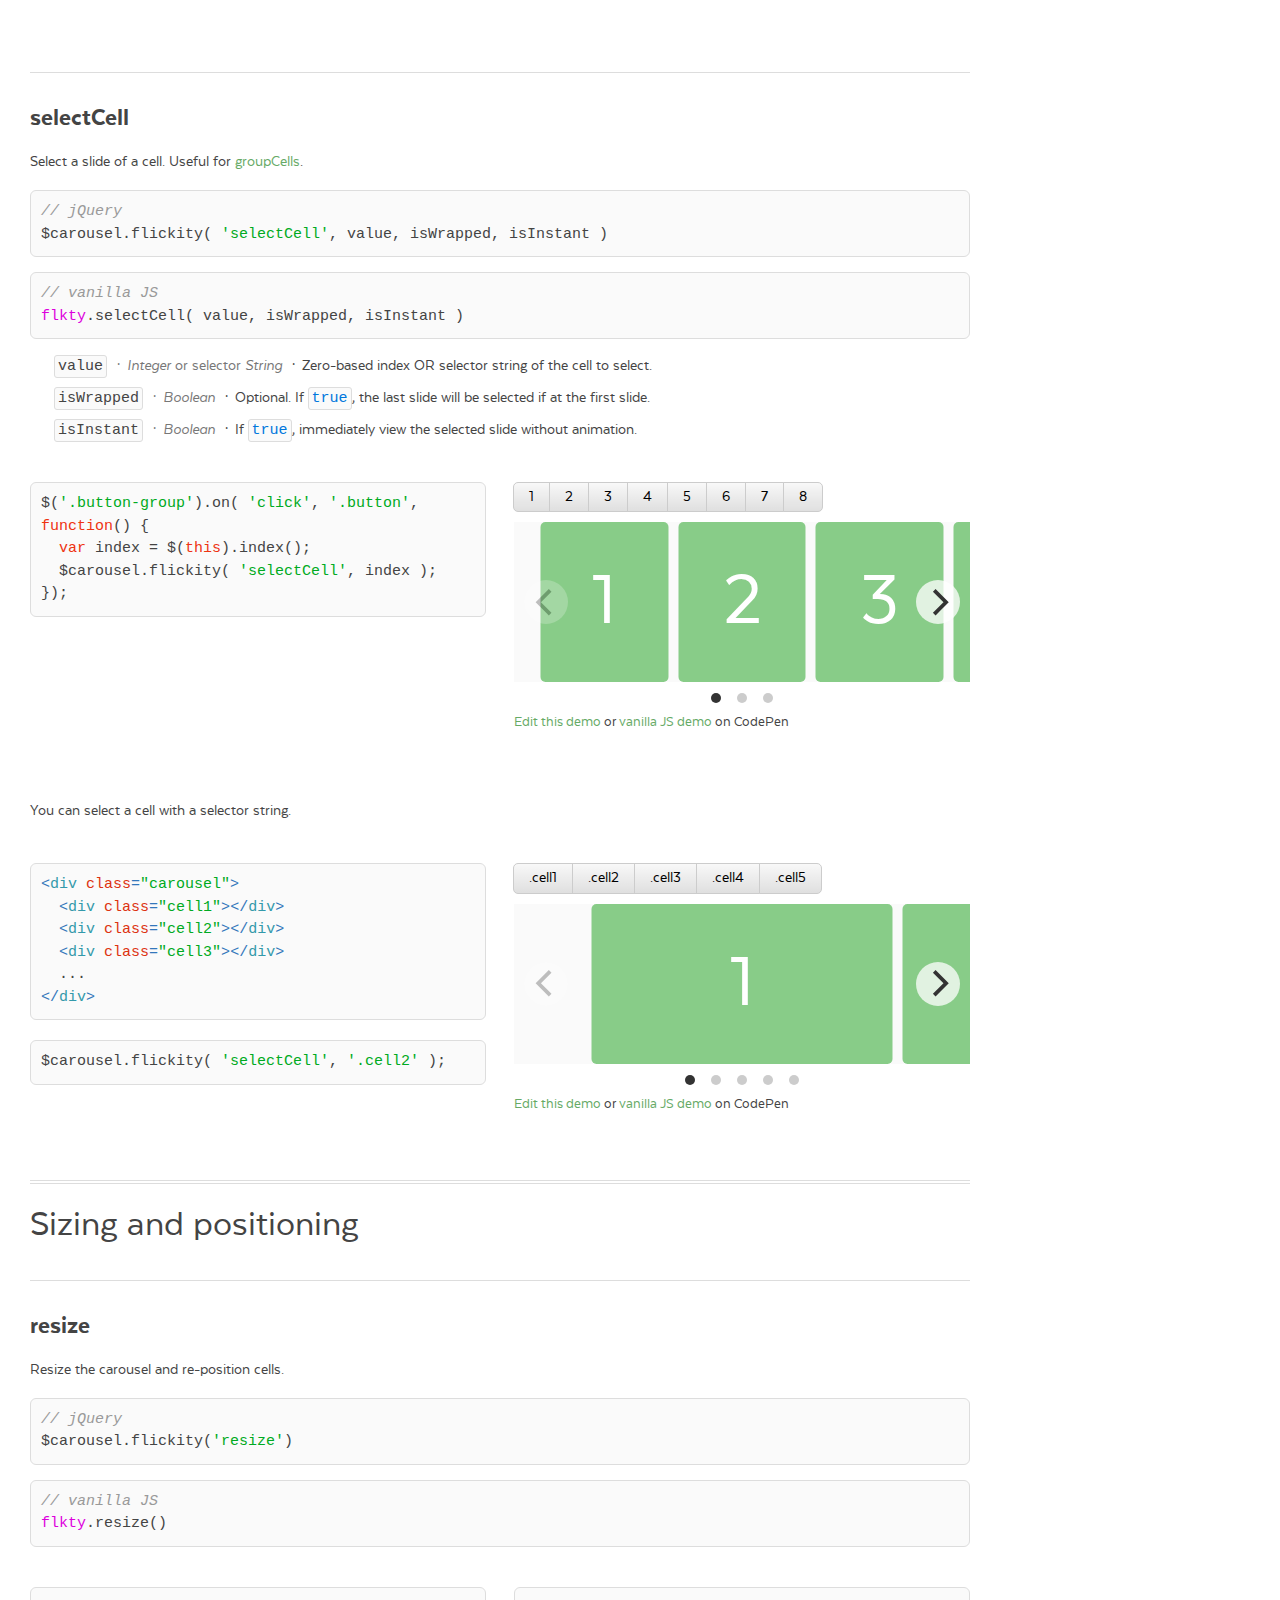
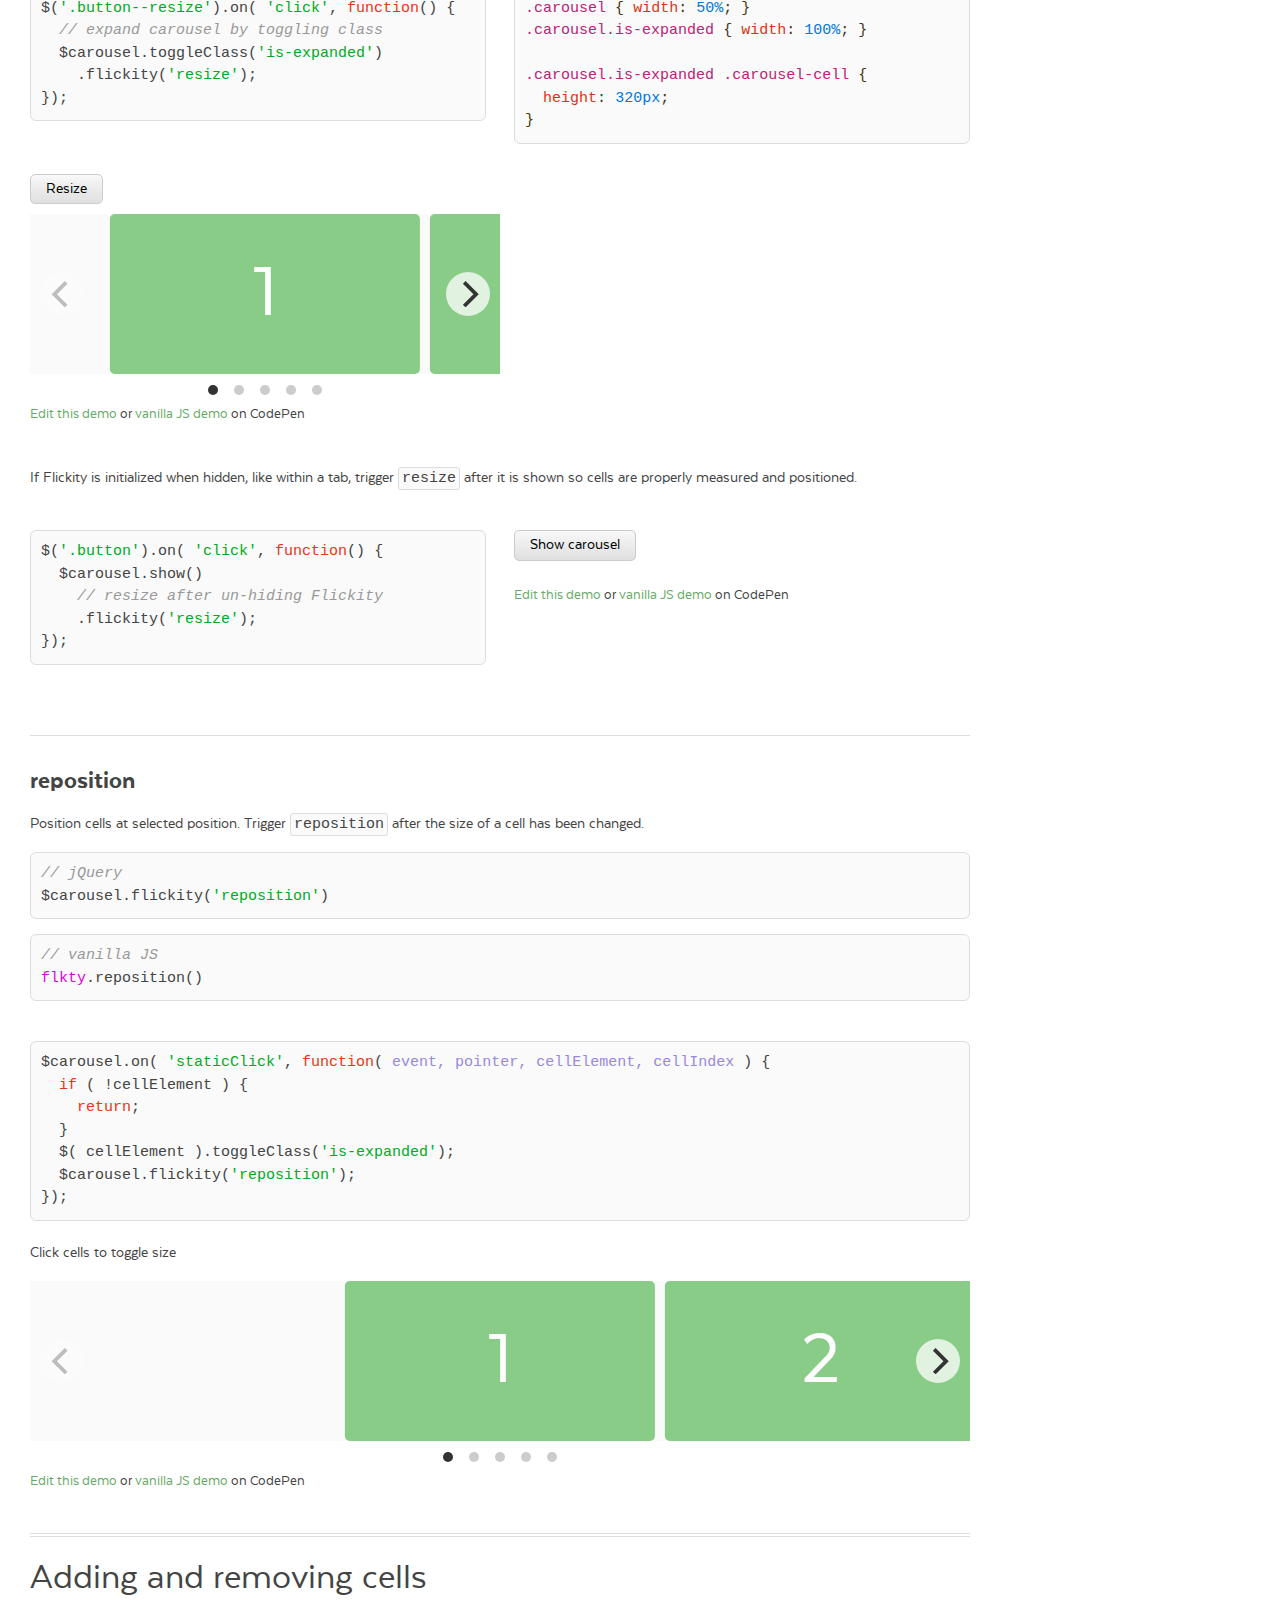
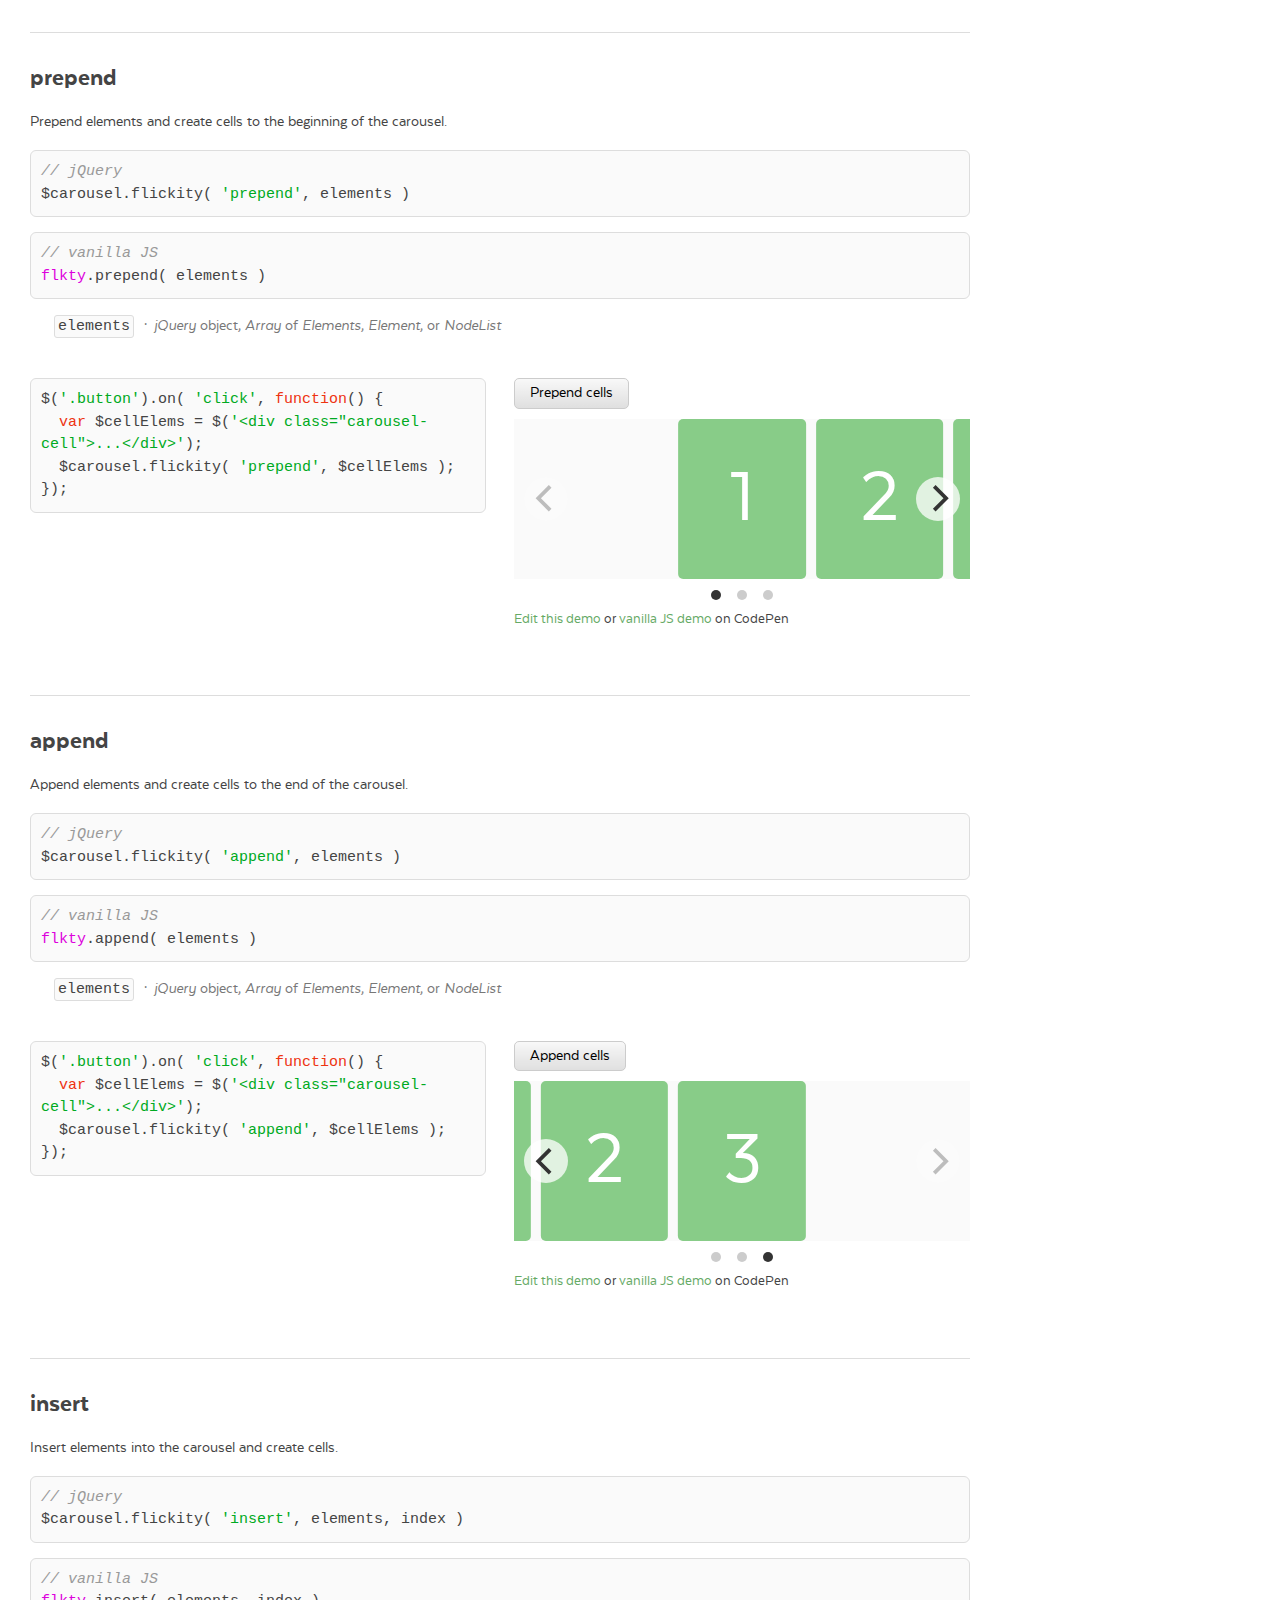
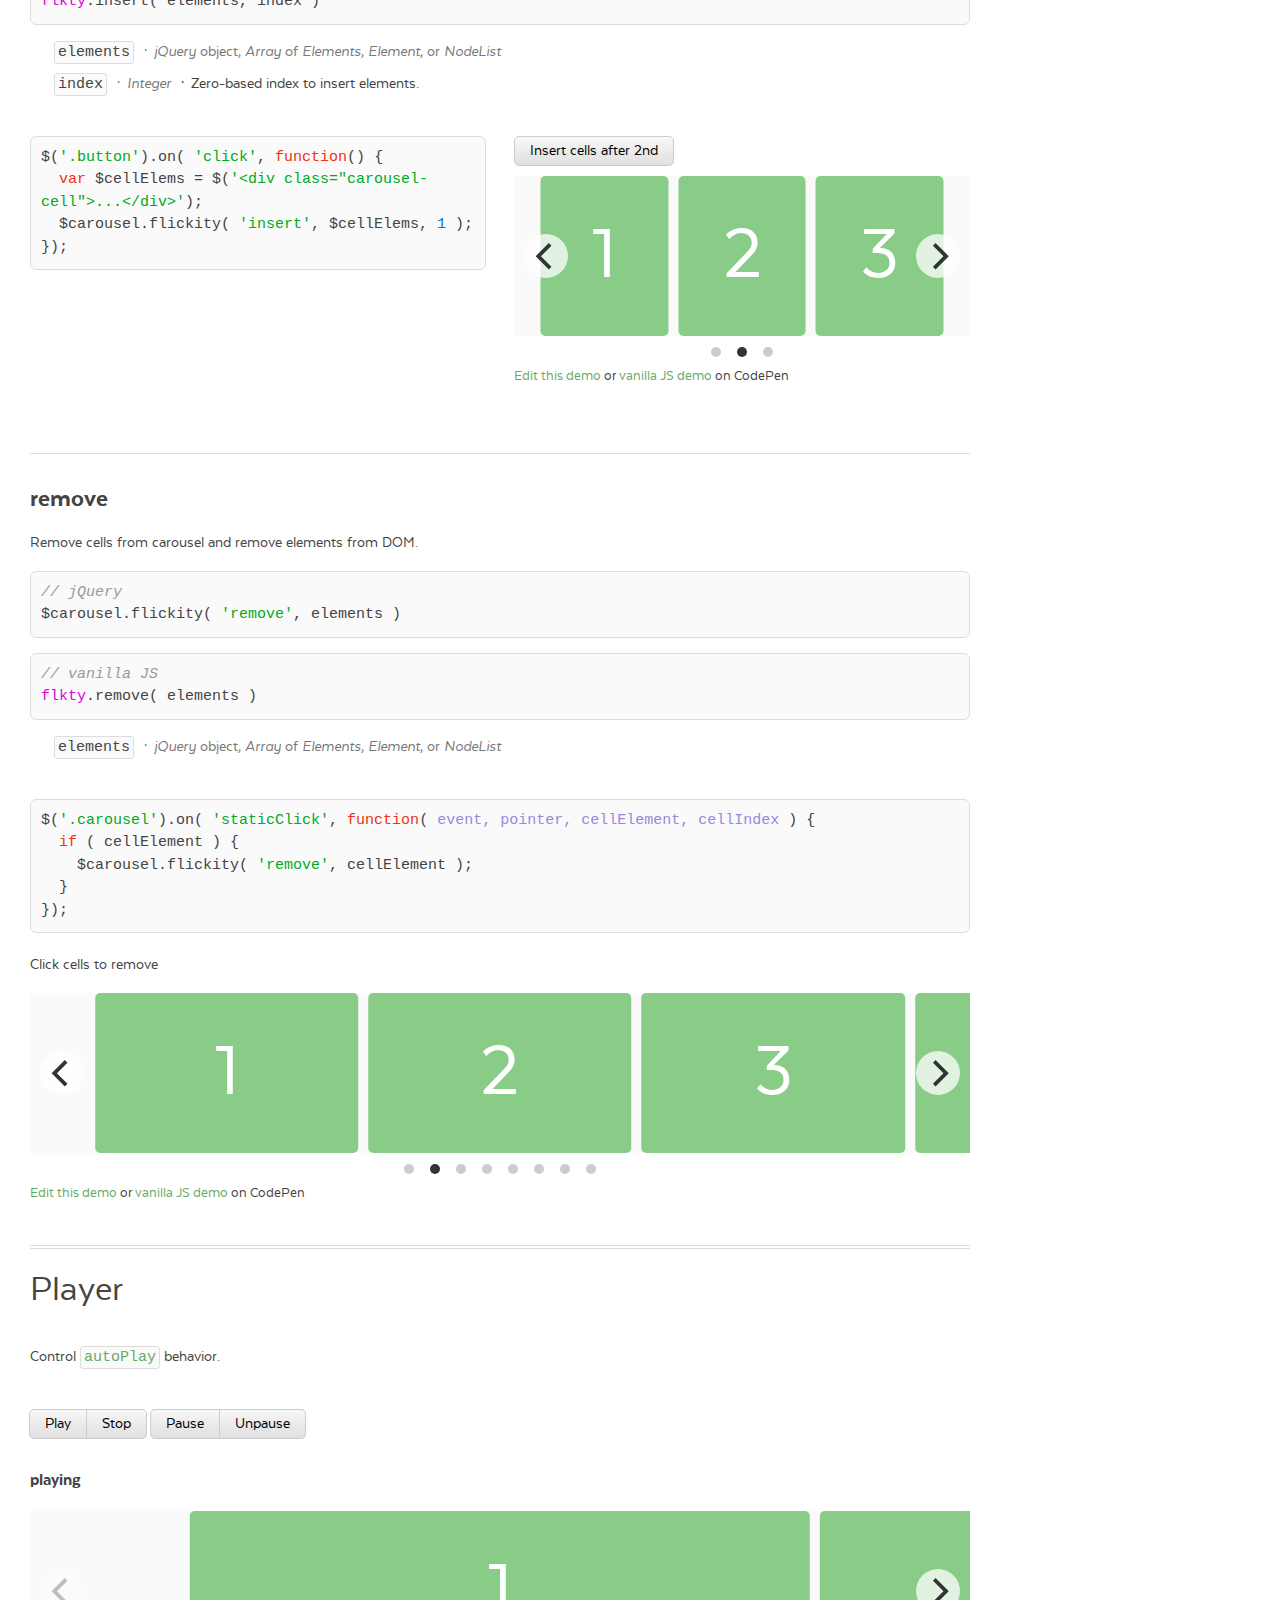
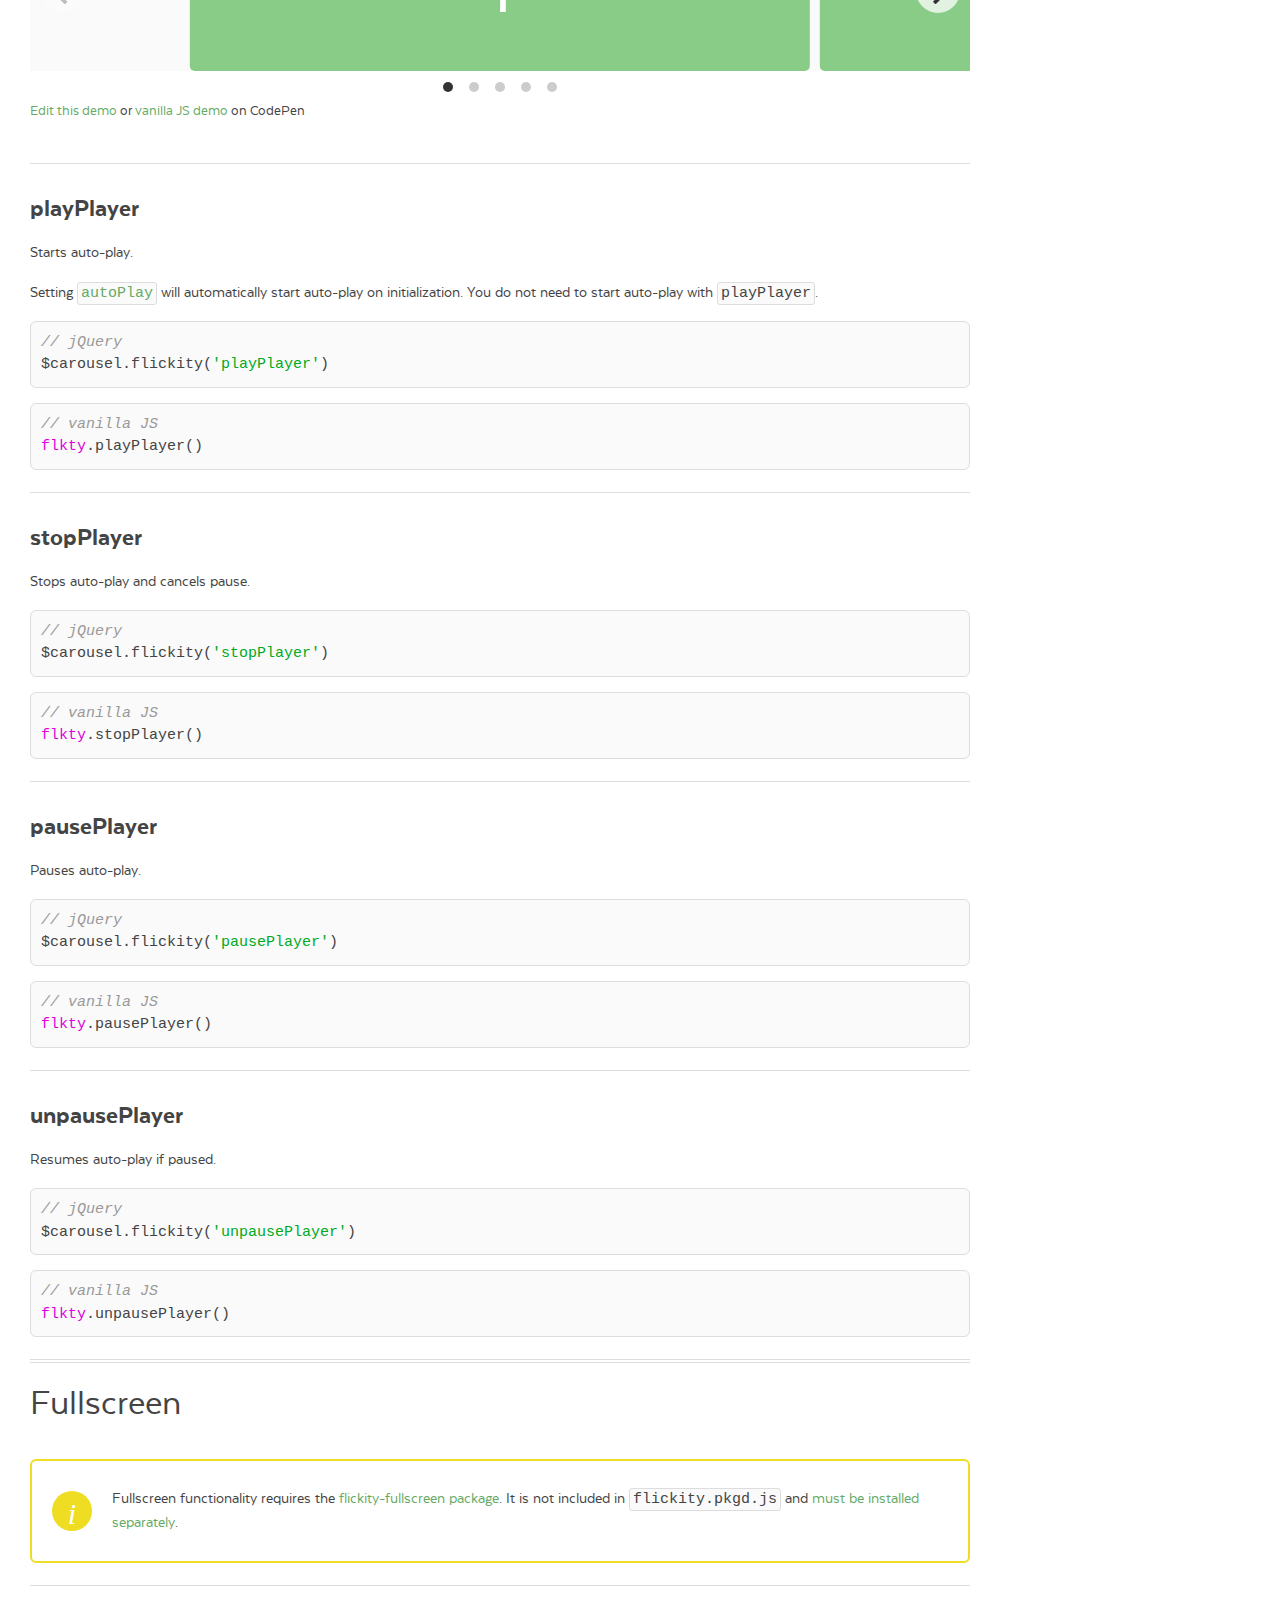
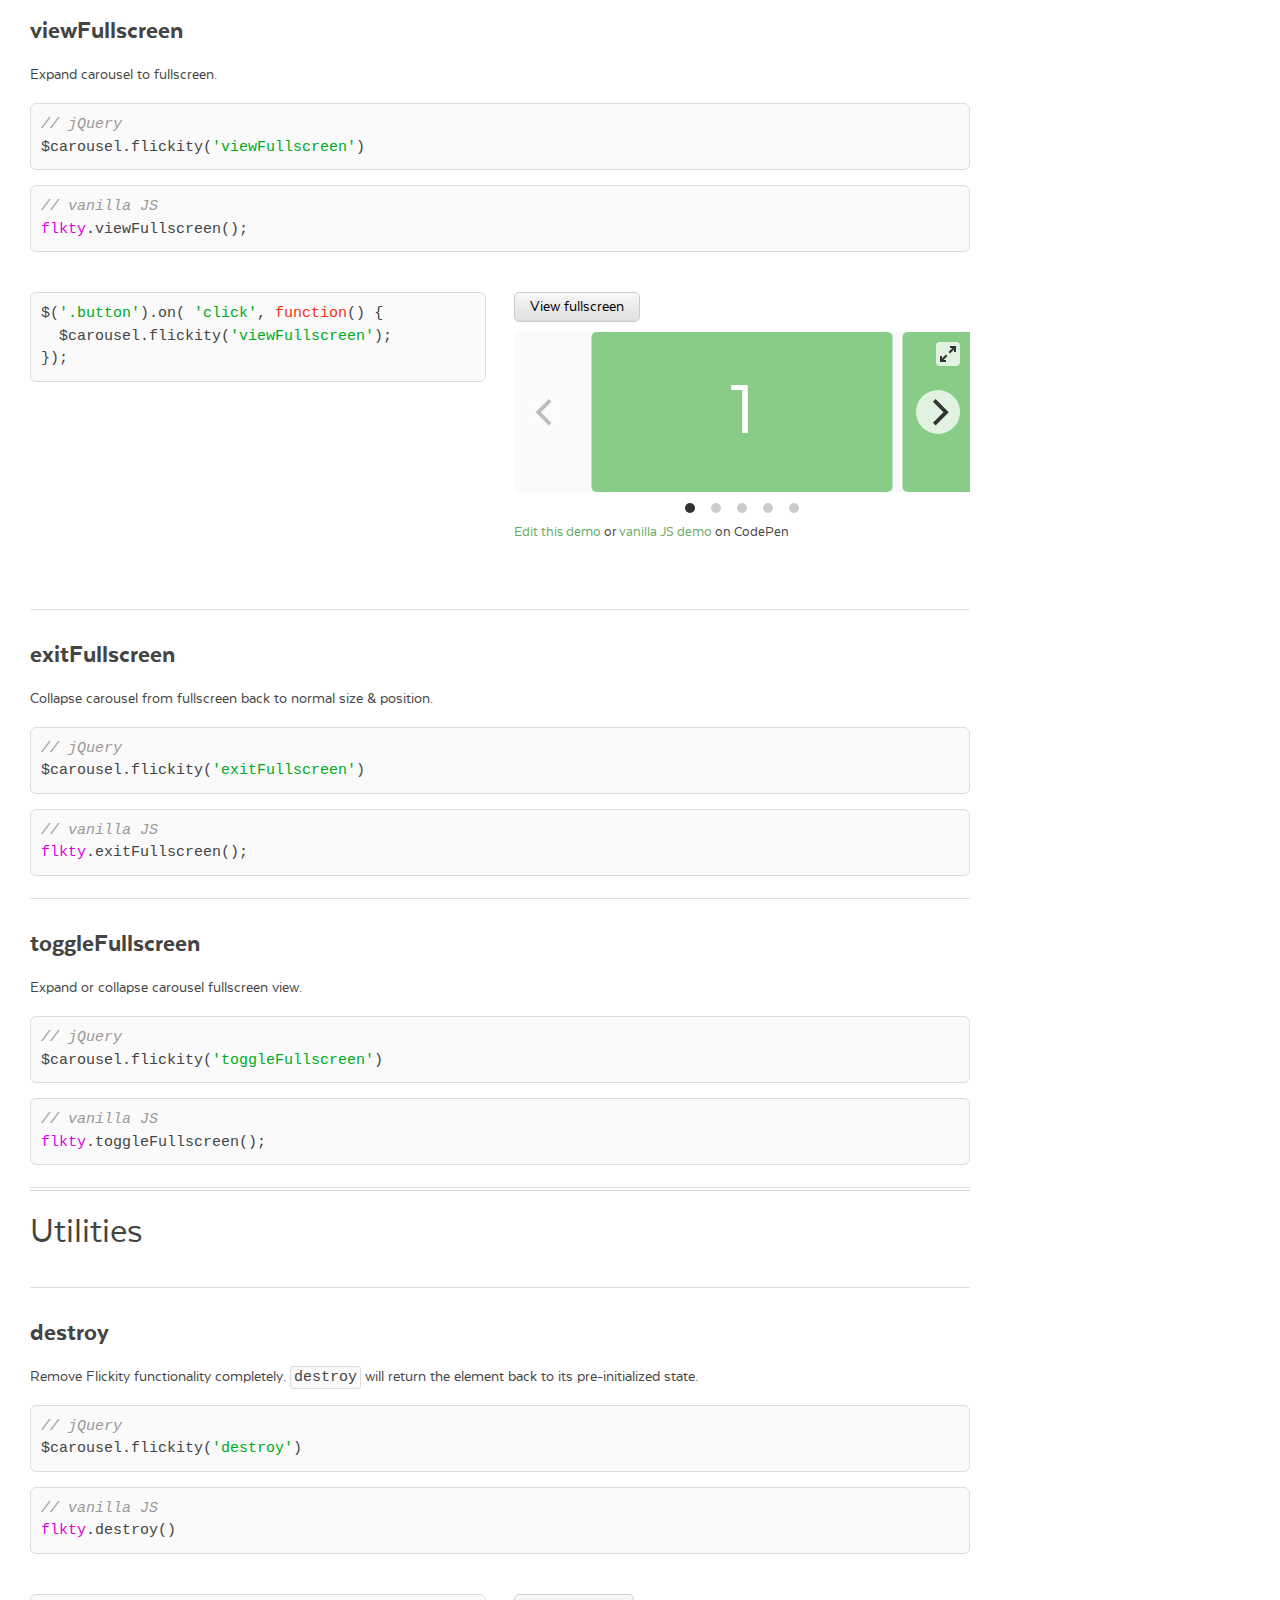
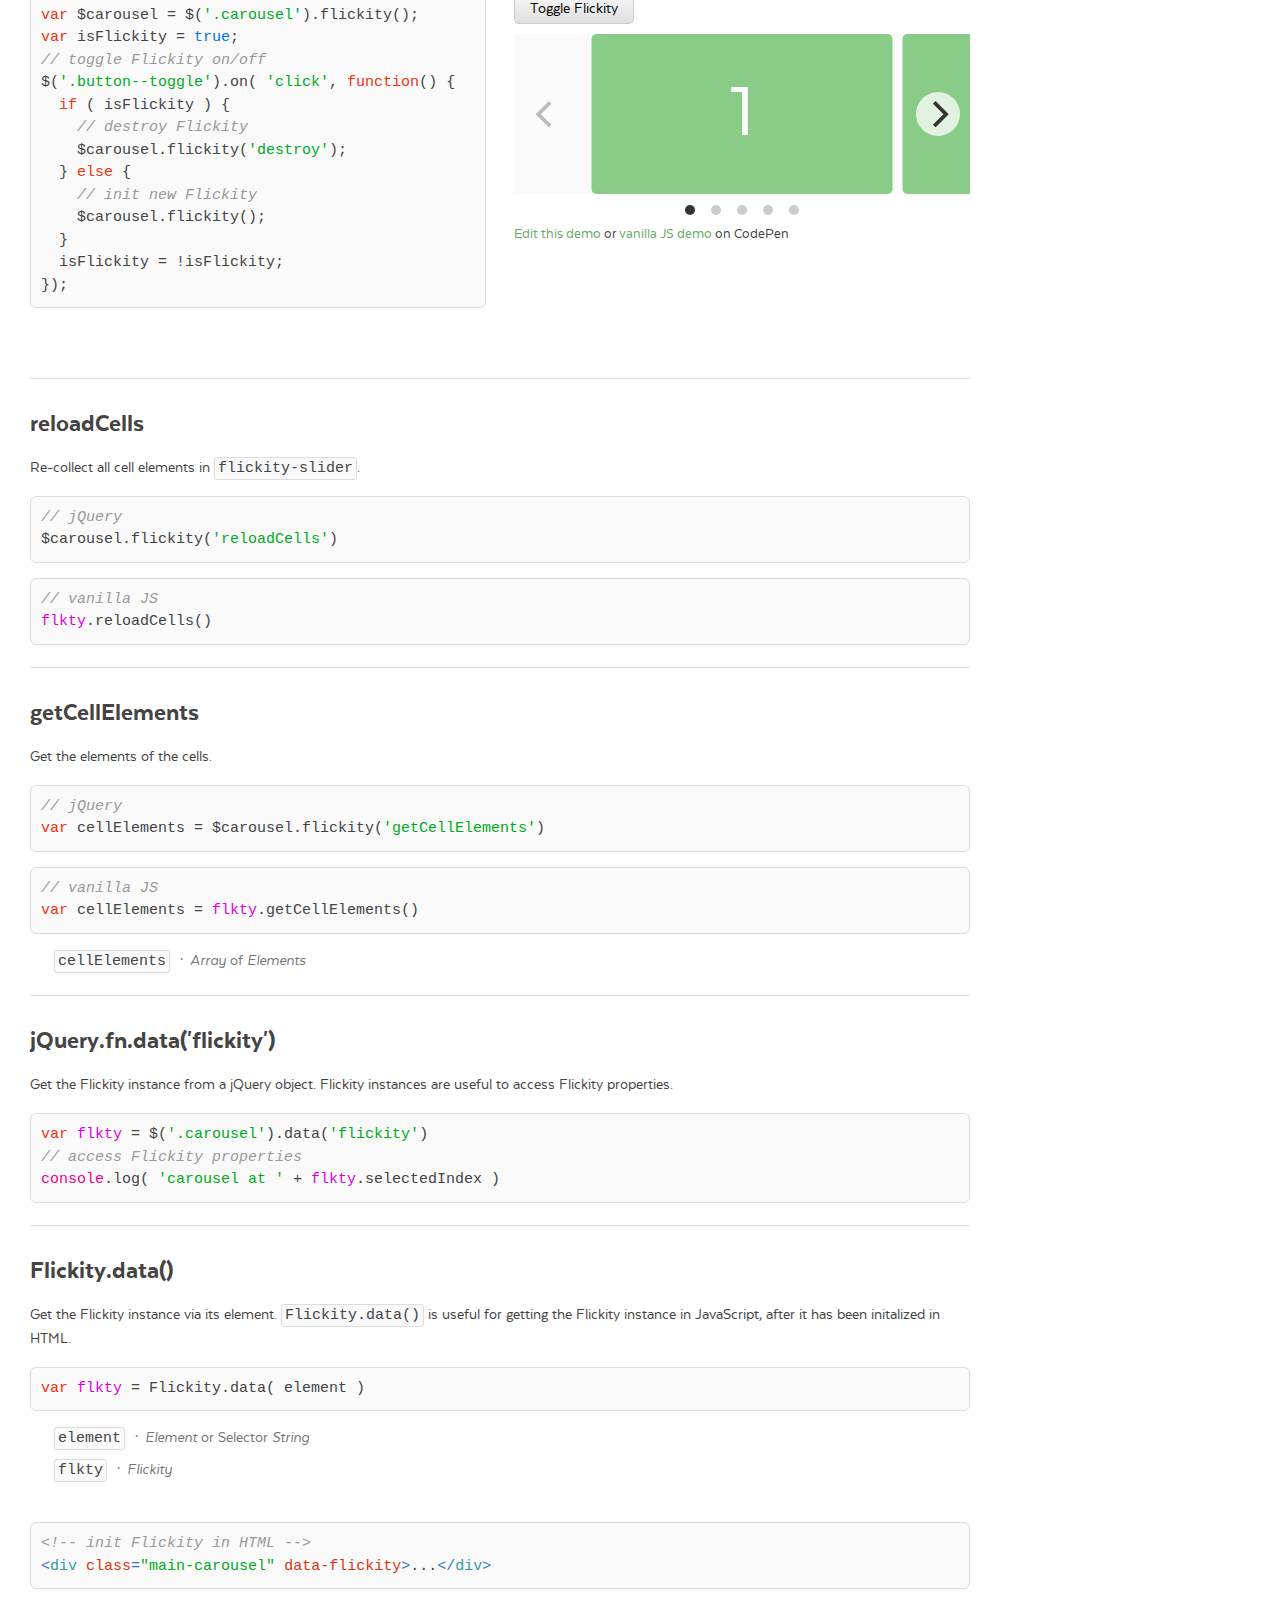
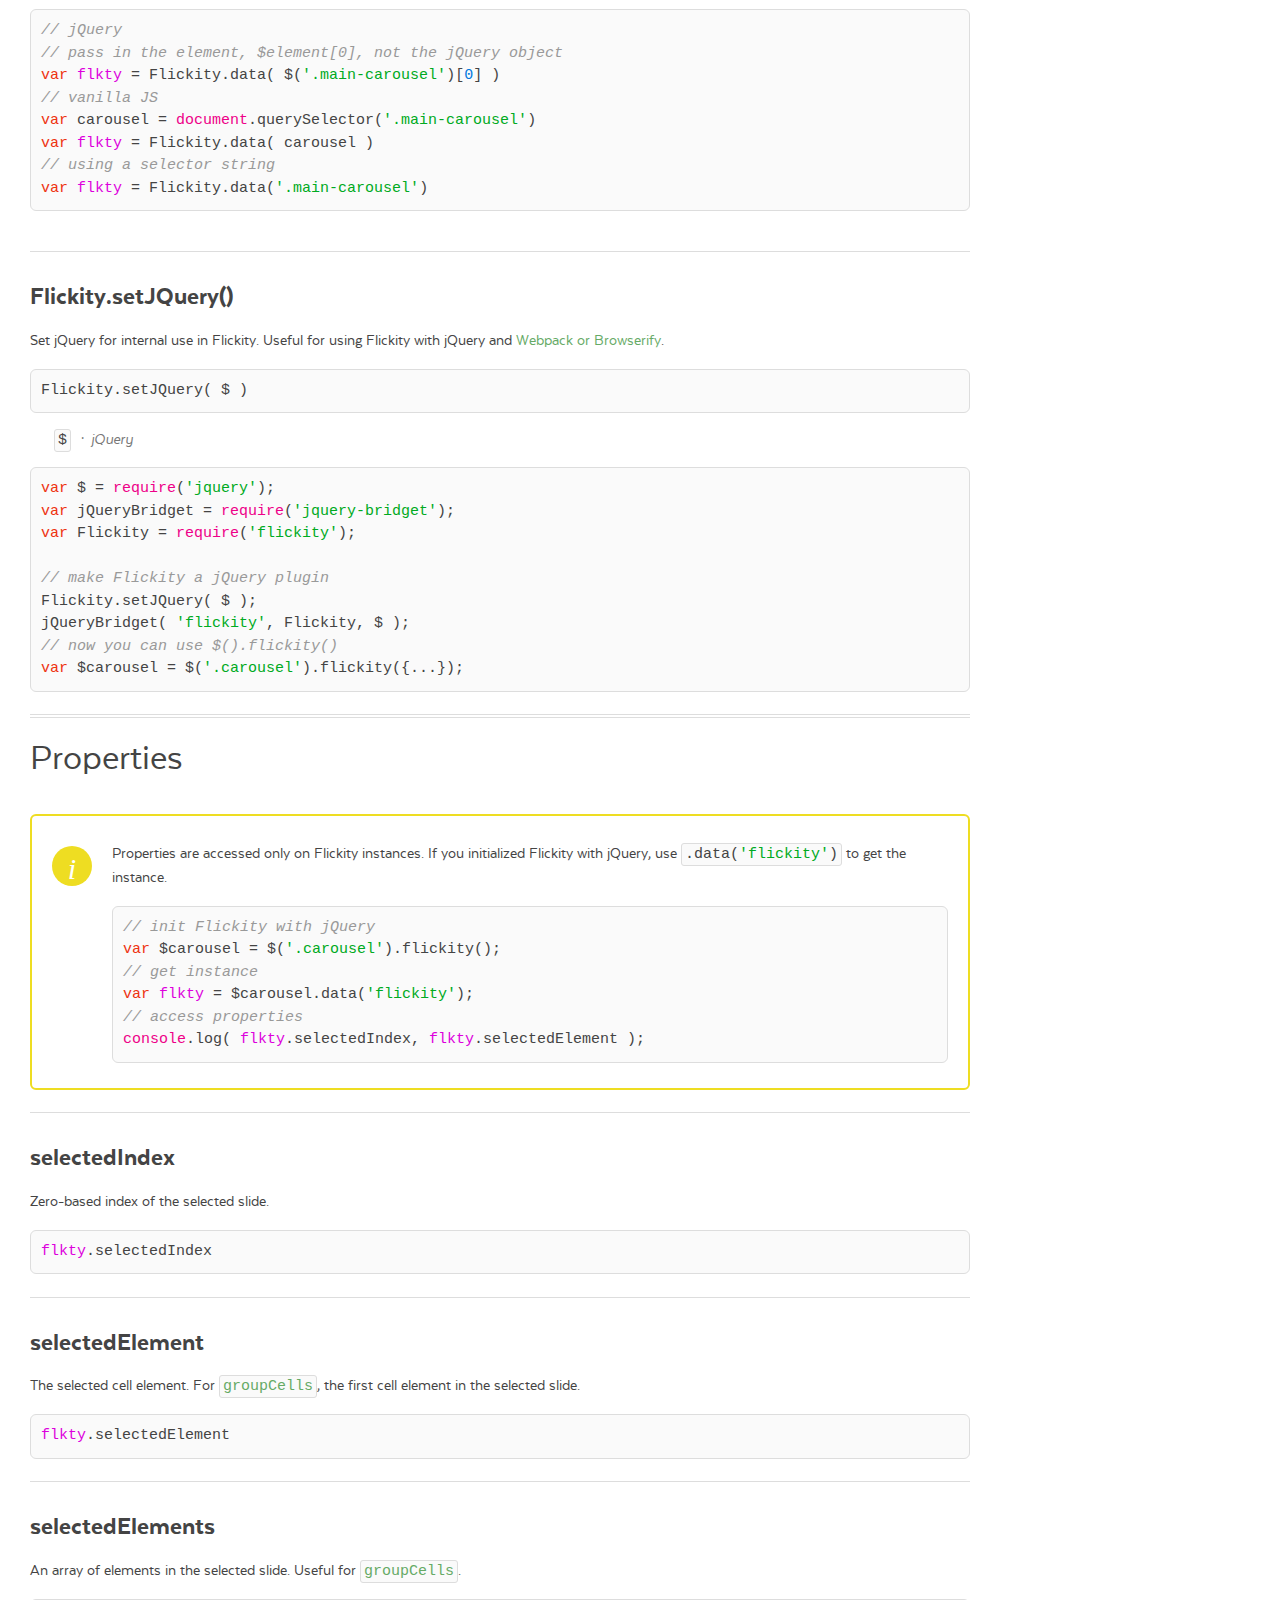
<file: flickity-docs/api.html>
<!doctype html>
<html lang="en" class="export">
<head>
  <meta charset="utf-8">
  <meta name="description" content="Touch, responsive, flickable carousels">
  <meta name="viewport" content="width=device-width">

  <title>Flickity &#xB7; API</title>

    <link rel="stylesheet" href="css/flickity-docs.css?6" media="screen">

  <meta name="twitter:card" content="summary">
  <meta name="twitter:site" content="@metafizzyco">
  <meta name="twitter:url" content="https://flickity.metafizzy.co/api.html">
  <meta name="twitter:title" content="Flickity API">
  <meta name="twitter:description" content="Touch, responsive, flickable carousels">

</head>
<body class="page--api">


<nav class="site-nav">
  <div class="container">
    <ul class="site-nav__list">
      <li class="site-nav__item site-nav__item--homepage"><a href=".">Flickity</a></li>
      <li class="site-nav__item site-nav__item--style"><a href="style.html">Style</a></li>
      <li class="site-nav__item site-nav__item--options"><a href="options.html">Options</a></li>
      <li class="site-nav__item site-nav__item--api"><a href="api.html">API</a></li>
      <li class="site-nav__item site-nav__item--events"><a href="events.html">Events</a></li>
      <li class="site-nav__item site-nav__item--extras"><a href="extras.html">Extras</a></li>
      <li class="site-nav__item site-nav__item--license"><a href="license.html">License</a></li>
    </ul>
  </div>
</nav>


<div class="main">
  <div class="container">
      <h1 class="page-title">API</h1>


    <ul class="page-nav" data-js="page-nav">
<li class="page-nav__item page-nav__item--h2"><a href="#methods">Methods</a></li>
<li class="page-nav__item page-nav__item--h2"><a href="#selecting-slides">Selecting slides</a></li>
<li class="page-nav__item page-nav__item--h3"><a href="#select">select</a></li>
<li class="page-nav__item page-nav__item--h3"><a href="#previous">previous</a></li>
<li class="page-nav__item page-nav__item--h3"><a href="#next">next</a></li>
<li class="page-nav__item page-nav__item--h3"><a href="#selectcell">selectCell</a></li>
<li class="page-nav__item page-nav__item--h2"><a href="#sizing-and-positioning">Sizing and positioning</a></li>
<li class="page-nav__item page-nav__item--h3"><a href="#resize">resize</a></li>
<li class="page-nav__item page-nav__item--h3"><a href="#reposition">reposition</a></li>
<li class="page-nav__item page-nav__item--h2"><a href="#adding-and-removing-cells">Adding and removing cells</a></li>
<li class="page-nav__item page-nav__item--h3"><a href="#prepend">prepend</a></li>
<li class="page-nav__item page-nav__item--h3"><a href="#append">append</a></li>
<li class="page-nav__item page-nav__item--h3"><a href="#insert">insert</a></li>
<li class="page-nav__item page-nav__item--h3"><a href="#remove">remove</a></li>
<li class="page-nav__item page-nav__item--h2"><a href="#player">Player</a></li>
<li class="page-nav__item page-nav__item--h3"><a href="#playplayer">playPlayer</a></li>
<li class="page-nav__item page-nav__item--h3"><a href="#stopplayer">stopPlayer</a></li>
<li class="page-nav__item page-nav__item--h3"><a href="#pauseplayer">pausePlayer</a></li>
<li class="page-nav__item page-nav__item--h3"><a href="#unpauseplayer">unpausePlayer</a></li>
<li class="page-nav__item page-nav__item--h2"><a href="#fullscreen">Fullscreen</a></li>
<li class="page-nav__item page-nav__item--h3"><a href="#viewfullscreen">viewFullscreen</a></li>
<li class="page-nav__item page-nav__item--h3"><a href="#exitfullscreen">exitFullscreen</a></li>
<li class="page-nav__item page-nav__item--h3"><a href="#togglefullscreen">toggleFullscreen</a></li>
<li class="page-nav__item page-nav__item--h2"><a href="#utilities">Utilities</a></li>
<li class="page-nav__item page-nav__item--h3"><a href="#destroy">destroy</a></li>
<li class="page-nav__item page-nav__item--h3"><a href="#reloadcells">reloadCells</a></li>
<li class="page-nav__item page-nav__item--h3"><a href="#getcellelements">getCellElements</a></li>
<li class="page-nav__item page-nav__item--h3"><a href="#jquery-fn-data-flickity">jQuery.fn.data(&apos;flickity&apos;)</a></li>
<li class="page-nav__item page-nav__item--h3"><a href="#flickity-data">Flickity.data()</a></li>
<li class="page-nav__item page-nav__item--h3"><a href="#flickity-setjquery">Flickity.setJQuery()</a></li>
<li class="page-nav__item page-nav__item--h2"><a href="#properties">Properties</a></li>
<li class="page-nav__item page-nav__item--h3"><a href="#selectedindex">selectedIndex</a></li>
<li class="page-nav__item page-nav__item--h3"><a href="#selectedelement">selectedElement</a></li>
<li class="page-nav__item page-nav__item--h3"><a href="#selectedelements">selectedElements</a></li>
<li class="page-nav__item page-nav__item--h3"><a href="#cells">cells</a></li>
<li class="page-nav__item page-nav__item--h3"><a href="#slides">slides</a></li>
</ul>


<h2 id="methods">Methods</h2>

<p>Methods are actions done by Flickity instances.</p>

<p>With jQuery, methods follow the jQuery UI pattern
  <code>$carousel.flickity( <span class="string">&apos;methodName&apos;</span> <span class="comment">/*, arguments */</span> )</code>.</p>

<pre><code class="js"><span class="keyword">var</span> $carousel = $(<span class="string">&apos;.carousel&apos;</span>).flickity()
  .flickity(<span class="string">&apos;next&apos;</span>)
  .flickity( <span class="string">&apos;select&apos;</span>, <span class="number">4</span> );
</code></pre>

<div class="call-out">
  <p>jQuery chaining is broken by methods that return values like <a href="#getcellelements"><code>getCellElements</code></a>.</p>
</div>

<p>Vanilla JavaScript methods look like
  <code>flickity.methodName( <span class="comment">/* arguments */</span> )</code>. Unlike jQuery methods, they cannot be chained together.</p>

<pre><code class="js"><span class="comment">// vanilla JS</span>
<span class="keyword">var</span> <span class="flickity_var">flkty</span> = <span class="keyword">new</span> <span class="flickity_keyword">Flickity</span>(<span class="string">&apos;.carousel&apos;</span>);
<span class="flickity_var">flkty</span>.next();
<span class="flickity_var">flkty</span>.select( <span class="number">3</span> );
</code></pre>

<h2 id="selecting-slides">Selecting slides</h2>

<h3 id="select">select</h3>

<p>Select a slide.</p>

<pre><code class="js"><span class="comment">// jQuery</span>
$carousel.flickity( <span class="string">&apos;select&apos;</span>, index, isWrapped, isInstant )
</code></pre>
<pre><code class="js"><span class="comment">// vanilla JS</span>
<span class="flickity_var">flkty</span>.select( index, isWrapped, isInstant )
</code></pre>

<p class="argument">
  <code class="argument__code">index</code>
  <span class="argument__type"><i>Integer</i></span>
  <span class="argument__description">Zero-based index of the slide to select.</span>
</p>
<p class="argument">
  <code class="argument__code">isWrapped</code>
  <span class="argument__type"><i>Boolean</i></span>
  <span class="argument__description">Optional. If <code><span class="literal">true</span></code>, the last slide will be selected if at the first slide.</span>
</p>
<p class="argument">
  <code class="argument__code">isInstant</code>
  <span class="argument__type"><i>Boolean</i></span>
  <span class="argument__description">If <code><span class="literal">true</span></code>, immediately view the selected slide without animation.</span>
</p>

<div class="example duo">
  <div class="example__code duo__cell">
<pre><code class="js">$(<span class="string">&apos;.button-group&apos;</span>).on( <span class="string">&apos;click&apos;</span>, <span class="string">&apos;.button&apos;</span>, <span class="function"><span class="keyword">function</span>(<span class="params"></span>) </span>{
  <span class="keyword">var</span> index = $(<span class="keyword">this</span>).index();
  $carousel.flickity( <span class="string">&apos;select&apos;</span>, index );
});
</code></pre>
  </div>
  <div class="example__demo duo__cell" data-js="select">
    <div class="button-row button-group">
      <button class="button">1</button>
      <button class="button">2</button>
      <button class="button">3</button>
      <button class="button">4</button>
      <button class="button">5</button>
    </div>
    <div class="carousel">
      <div class="carousel-cell"></div>
      <div class="carousel-cell"></div>
      <div class="carousel-cell"></div>
      <div class="carousel-cell"></div>
      <div class="carousel-cell"></div>
    </div>
    <p class="edit-demo">
        <a href="https://codepen.io/desandro/pen/yyvYeN">Edit this demo</a>
        or <a href="https://codepen.io/desandro/pen/ByYoKM">vanilla JS demo</a> on CodePen
    </p>
  </div>
</div>

<div class="example duo">
  <div class="example__code duo__cell">
<pre><code class="js"><span class="comment">// select cell instantly, without animation</span>
$(<span class="string">&apos;.button-group&apos;</span>).on( <span class="string">&apos;click&apos;</span>, <span class="string">&apos;.button&apos;</span>, <span class="function"><span class="keyword">function</span>(<span class="params"></span>) </span>{
  <span class="keyword">var</span> index = $(<span class="keyword">this</span>).index();
  $carousel.flickity( <span class="string">&apos;select&apos;</span>, index, <span class="literal">false</span>, <span class="literal">true</span> );
});
</code></pre>
  </div>
  <div class="example__demo duo__cell" data-js="select-instant">
    <div class="button-row button-group">
      <button class="button">1</button>
      <button class="button">2</button>
      <button class="button">3</button>
      <button class="button">4</button>
      <button class="button">5</button>
    </div>
    <div class="carousel">
      <div class="carousel-cell"></div>
      <div class="carousel-cell"></div>
      <div class="carousel-cell"></div>
      <div class="carousel-cell"></div>
      <div class="carousel-cell"></div>
    </div>
    <p class="edit-demo">
        <a href="https://codepen.io/desandro/pen/pggQeL">Edit this demo</a>
        or <a href="https://codepen.io/desandro/pen/OMMamp">vanilla JS demo</a> on CodePen
    </p>
  </div>
</div>


<h3 id="previous">previous</h3>

<p>Select the previous slide.</p>

<pre><code class="js"><span class="comment">// jQuery</span>
$carousel.flickity( <span class="string">&apos;previous&apos;</span>, isWrapped, isInstant )
</code></pre>
<pre><code class="js"><span class="comment">// vanilla JS</span>
<span class="flickity_var">flkty</span>.previous( isWrapped, isInstant )
</code></pre>

<p class="argument">
  <code class="argument__code">isWrapped</code>
  <span class="argument__type"><i>Boolean</i></span>
  <span class="argument__description">Optional. If <code><span class="literal">true</span></code>, the last slide will be selected if at the first slide.</span>
</p>
<p class="argument">
  <code class="argument__code">isInstant</code>
  <span class="argument__type"><i>Boolean</i></span>
  <span class="argument__description">If <code><span class="literal">true</span></code>, immediately view the selected slide without animation.</span>
</p>

<div class="example duo">
  <div class="example__code duo__cell">
<pre><code class="js"><span class="comment">// previous</span>
$(<span class="string">&apos;.button--previous&apos;</span>).on( <span class="string">&apos;click&apos;</span>, <span class="function"><span class="keyword">function</span>(<span class="params"></span>) </span>{
  $carousel.flickity(<span class="string">&apos;previous&apos;</span>);
});
<span class="comment">// previous wrapped</span>
$(<span class="string">&apos;.button--previous-wrapped&apos;</span>).on( <span class="string">&apos;click&apos;</span>, <span class="function"><span class="keyword">function</span>(<span class="params"></span>) </span>{
  $carousel.flickity( <span class="string">&apos;previous&apos;</span>, <span class="literal">true</span> );
});
</code></pre>
  </div>
  <div class="example__demo duo__cell" data-js="previous">
    <div class="button-row">
      <button class="button button--previous">Previous</button>
      <button class="button button--previous-wrapped">Previous wrapped</button>
    </div>
    <div class="carousel">
      <div class="carousel-cell"></div>
      <div class="carousel-cell"></div>
      <div class="carousel-cell"></div>
      <div class="carousel-cell"></div>
      <div class="carousel-cell"></div>
    </div>
    <p class="edit-demo">
        <a href="https://codepen.io/desandro/pen/emVpdz">Edit this demo</a>
        or <a href="https://codepen.io/desandro/pen/PwQPGX">vanilla JS demo</a> on CodePen
    </p>
  </div>
</div>


<h3 id="next">next</h3>

<p>Select the next slide.</p>

<pre><code class="js"><span class="comment">// jQuery</span>
$carousel.flickity( <span class="string">&apos;next&apos;</span>, isWrapped, isInstant )
</code></pre>
<pre><code class="js"><span class="comment">// vanilla JS</span>
<span class="flickity_var">flkty</span>.next( isWrapped, isInstant )
</code></pre>

<p class="argument">
  <code class="argument__code">isWrapped</code>
  <span class="argument__type"><i>Boolean</i></span>
  <span class="argument__description">Optional. If <code><span class="literal">true</span></code>, the first slide will be selected if at the last slide.</span>
</p>
<p class="argument">
  <code class="argument__code">isInstant</code>
  <span class="argument__type"><i>Boolean</i></span>
  <span class="argument__description">If <code><span class="literal">true</span></code>, immediately view the selected slide without animation.</span>
</p>

<div class="example duo">
  <div class="example__code duo__cell">
<pre><code class="js"><span class="comment">// next</span>
$(<span class="string">&apos;.button--next&apos;</span>).on( <span class="string">&apos;click&apos;</span>, <span class="function"><span class="keyword">function</span>(<span class="params"></span>) </span>{
  $carousel.flickity(<span class="string">&apos;next&apos;</span>);
});
<span class="comment">// next wrapped</span>
$(<span class="string">&apos;.button--next-wrapped&apos;</span>).on( <span class="string">&apos;click&apos;</span>, <span class="function"><span class="keyword">function</span>(<span class="params"></span>) </span>{
  $carousel.flickity( <span class="string">&apos;next&apos;</span>, <span class="literal">true</span> );
});
</code></pre>
  </div>
  <div class="example__demo duo__cell" data-js="next">
    <div class="button-row">
      <button class="button button--next">Next</button>
      <button class="button button--next-wrapped">Next wrapped</button>
    </div>
    <div class="carousel">
      <div class="carousel-cell"></div>
      <div class="carousel-cell"></div>
      <div class="carousel-cell"></div>
      <div class="carousel-cell"></div>
      <div class="carousel-cell"></div>
    </div>
    <p class="edit-demo">
        <a href="https://codepen.io/desandro/pen/JopYby">Edit this demo</a>
        or <a href="https://codepen.io/desandro/pen/gbvaLQ">vanilla JS demo</a> on CodePen
    </p>
  </div>
</div>


<h3 id="selectcell">selectCell</h3>

<p>Select a slide of a cell. Useful for <a href="options.html#groupcells">groupCells</a>.</p>

<pre><code class="js"><span class="comment">// jQuery</span>
$carousel.flickity( <span class="string">&apos;selectCell&apos;</span>, value, isWrapped, isInstant )
</code></pre>
<pre><code class="js"><span class="comment">// vanilla JS</span>
<span class="flickity_var">flkty</span>.selectCell( value, isWrapped, isInstant )
</code></pre>

<p class="argument">
  <code class="argument__code">value</code>
  <span class="argument__type"><i>Integer</i> or selector <i>String</i></span>
  <span class="argument__description">Zero-based index OR selector string of the cell to select.</span>
</p>
<p class="argument">
  <code class="argument__code">isWrapped</code>
  <span class="argument__type"><i>Boolean</i></span>
  <span class="argument__description">Optional. If <code><span class="literal">true</span></code>, the last slide will be selected if at the first slide.</span>
</p>
<p class="argument">
  <code class="argument__code">isInstant</code>
  <span class="argument__type"><i>Boolean</i></span>
  <span class="argument__description">If <code><span class="literal">true</span></code>, immediately view the selected slide without animation.</span>
</p>

<div class="example duo">
  <div class="example__code duo__cell">
<pre><code class="js">$(<span class="string">&apos;.button-group&apos;</span>).on( <span class="string">&apos;click&apos;</span>, <span class="string">&apos;.button&apos;</span>, <span class="function"><span class="keyword">function</span>(<span class="params"></span>) </span>{
  <span class="keyword">var</span> index = $(<span class="keyword">this</span>).index();
  $carousel.flickity( <span class="string">&apos;selectCell&apos;</span>, index );
});
</code></pre>
  </div>
  <div class="example__demo duo__cell" data-js="select-cell">
    <div class="button-row button-group">
      <button class="button">1</button>
      <button class="button">2</button>
      <button class="button">3</button>
      <button class="button">4</button>
      <button class="button">5</button>
      <button class="button">6</button>
      <button class="button">7</button>
      <button class="button">8</button>
    </div>
    <div class="carousel carousel--show-several">
      <div class="carousel-cell"></div>
      <div class="carousel-cell"></div>
      <div class="carousel-cell"></div>
      <div class="carousel-cell"></div>
      <div class="carousel-cell"></div>
      <div class="carousel-cell"></div>
      <div class="carousel-cell"></div>
      <div class="carousel-cell"></div>
    </div>
    <p class="edit-demo">
        <a href="https://codepen.io/desandro/pen/KrXgyZ">Edit this demo</a>
        or <a href="https://codepen.io/desandro/pen/vKZXpK">vanilla JS demo</a> on CodePen
    </p>
  </div>
</div>

<p>You can select a cell with a selector string.</p>

<div class="example duo">
  <div class="example__code duo__cell">
<pre><code class="html"><span class="tag">&lt;<span class="title">div</span> <span class="attribute">class</span>=<span class="value">&quot;carousel&quot;</span>&gt;</span>
  <span class="tag">&lt;<span class="title">div</span> <span class="attribute">class</span>=<span class="value">&quot;cell1&quot;</span>&gt;</span><span class="tag">&lt;/<span class="title">div</span>&gt;</span>
  <span class="tag">&lt;<span class="title">div</span> <span class="attribute">class</span>=<span class="value">&quot;cell2&quot;</span>&gt;</span><span class="tag">&lt;/<span class="title">div</span>&gt;</span>
  <span class="tag">&lt;<span class="title">div</span> <span class="attribute">class</span>=<span class="value">&quot;cell3&quot;</span>&gt;</span><span class="tag">&lt;/<span class="title">div</span>&gt;</span>
  ...
<span class="tag">&lt;/<span class="title">div</span>&gt;</span>
</code></pre>

<pre><code class="js">$carousel.flickity( <span class="string">&apos;selectCell&apos;</span>, <span class="string">&apos;.cell2&apos;</span> );
</code></pre>
  </div>
  <div class="example__demo duo__cell" data-js="select-cell">
    <div class="button-row button-group">
      <button class="button" data-selector=".cell1">.cell1</button>
      <button class="button" data-selector=".cell2">.cell2</button>
      <button class="button" data-selector=".cell3">.cell3</button>
      <button class="button" data-selector=".cell4">.cell4</button>
      <button class="button" data-selector=".cell5">.cell5</button>
    </div>
    <div class="carousel">
      <div class="carousel-cell cell1"></div>
      <div class="carousel-cell cell2"></div>
      <div class="carousel-cell cell3"></div>
      <div class="carousel-cell cell4"></div>
      <div class="carousel-cell cell5"></div>
    </div>
    <p class="edit-demo">
        <a href="https://codepen.io/desandro/pen/rLGrpQ">Edit this demo</a>
        or <a href="https://codepen.io/desandro/pen/mEBAXR">vanilla JS demo</a> on CodePen
    </p>
  </div>
</div>


<h2 id="sizing-and-positioning">Sizing and positioning</h2>


<h3 id="resize">resize</h3>

<p>Resize the carousel and re-position cells.</p>

<pre><code class="js"><span class="comment">// jQuery</span>
$carousel.flickity(<span class="string">&apos;resize&apos;</span>)
</code></pre>
<pre><code class="js"><span class="comment">// vanilla JS</span>
<span class="flickity_var">flkty</span>.resize()
</code></pre>

<div class="example">
  <div class="example__code">
    <div class="duo">
      <div class="duo__cell">
<pre><code class="js">$(<span class="string">&apos;.button--resize&apos;</span>).on( <span class="string">&apos;click&apos;</span>, <span class="function"><span class="keyword">function</span>(<span class="params"></span>) </span>{
  <span class="comment">// expand carousel by toggling class</span>
  $carousel.toggleClass(<span class="string">&apos;is-expanded&apos;</span>)
    .flickity(<span class="string">&apos;resize&apos;</span>);
});
</code></pre>
      </div>
      <div class="duo__cell">
<pre><code class="css"><span class="class">.carousel</span> <span class="rules">{ <span class="rule"><span class="attribute">width</span>:<span class="value"> <span class="number">50%</span></span></span>; }</span>
<span class="class">.carousel</span><span class="class">.is-expanded</span> <span class="rules">{ <span class="rule"><span class="attribute">width</span>:<span class="value"> <span class="number">100%</span></span></span>; }</span>

<span class="class">.carousel</span><span class="class">.is-expanded</span> <span class="class">.carousel-cell</span> <span class="rules">{
  <span class="rule"><span class="attribute">height</span>:<span class="value"> <span class="number">320px</span></span></span>;
}</span>
</code></pre>
      </div>
    </div>

  </div>
  <div class="example__demo" data-js="resize">
    <div class="button-row">
      <button class="button button--resize">Resize</button>
    </div>
    <div class="carousel carousel--resize">
      <div class="carousel-cell"></div>
      <div class="carousel-cell"></div>
      <div class="carousel-cell"></div>
      <div class="carousel-cell"></div>
      <div class="carousel-cell"></div>
    </div>
    <p class="edit-demo">
        <a href="https://codepen.io/desandro/pen/XJZmMp">Edit this demo</a>
        or <a href="https://codepen.io/desandro/pen/NPyGjQ">vanilla JS demo</a> on CodePen
    </p>
  </div>
</div>

<p>If Flickity is initialized when hidden, like within a tab, trigger <code>resize</code> after it is shown so cells are properly measured and positioned.</p>

<div class="duo example">
  <div class="duo__cell example__code">
<pre><code class="js">$(<span class="string">&apos;.button&apos;</span>).on( <span class="string">&apos;click&apos;</span>, <span class="function"><span class="keyword">function</span>(<span class="params"></span>) </span>{
  $carousel.show()
    <span class="comment">// resize after un-hiding Flickity</span>
    .flickity(<span class="string">&apos;resize&apos;</span>);
});
</code></pre>
  </div>
  <div class="duo__cell example__demo" data-js="resize-show">
    <div class="button-row">
      <button class="button">Show carousel</button>
    </div>
    <div class="carousel" style="display: none;">
      <div class="carousel-cell"></div>
      <div class="carousel-cell"></div>
      <div class="carousel-cell"></div>
      <div class="carousel-cell"></div>
      <div class="carousel-cell"></div>
    </div>
    <p class="edit-demo">
        <a href="https://codepen.io/desandro/pen/eNvdoo">Edit this demo</a>
        or <a href="https://codepen.io/desandro/pen/gpmLYG">vanilla JS demo</a> on CodePen
    </p>
  </div>
</div>


<h3 id="reposition">reposition</h3>

<p>Position cells at selected position. Trigger <code>reposition</code> after the size of a cell has been changed.</p>

<pre><code class="js"><span class="comment">// jQuery</span>
$carousel.flickity(<span class="string">&apos;reposition&apos;</span>)
</code></pre>
<pre><code class="js"><span class="comment">// vanilla JS</span>
<span class="flickity_var">flkty</span>.reposition()
</code></pre>

<div class="example">
  <div class="example__code">
<pre><code class="js">$carousel.on( <span class="string">&apos;staticClick&apos;</span>, <span class="function"><span class="keyword">function</span>(<span class="params"> event, pointer, cellElement, cellIndex </span>) </span>{
  <span class="keyword">if</span> ( !cellElement ) {
    <span class="keyword">return</span>;
  }
  $( cellElement ).toggleClass(<span class="string">&apos;is-expanded&apos;</span>);
  $carousel.flickity(<span class="string">&apos;reposition&apos;</span>);
});
</code></pre>
  </div>
  <div class="example__demo" data-js="reposition">
    <p class="example__demo__instruction">Click cells to toggle size</p>
    <div class="carousel carousel--reposition">
      <div class="carousel-cell"></div>
      <div class="carousel-cell"></div>
      <div class="carousel-cell"></div>
      <div class="carousel-cell"></div>
      <div class="carousel-cell"></div>
    </div>
    <p class="edit-demo">
        <a href="https://codepen.io/desandro/pen/zxRvdw">Edit this demo</a>
        or <a href="https://codepen.io/desandro/pen/vEdgOR">vanilla JS demo</a> on CodePen
    </p>
  </div>
</div>



<h2 id="adding-and-removing-cells">Adding and removing cells</h2>

<h3 id="prepend">prepend</h3>

<p>Prepend elements and create cells to the beginning of the carousel.</p>

<pre><code class="js"><span class="comment">// jQuery</span>
$carousel.flickity( <span class="string">&apos;prepend&apos;</span>, elements )
</code></pre>
<pre><code class="js"><span class="comment">// vanilla JS</span>
<span class="flickity_var">flkty</span>.prepend( elements )
</code></pre>

<p class="argument">
  <code class="argument__code">elements</code>
  <span class="argument__type"><i>jQuery</i> object, <i>Array</i> of <i>Elements</i>, <i>Element</i>, or <i>NodeList</i></span>
</p>

<div class="duo example">
  <div class="duo__cell example__code">
<pre><code class="js">$(<span class="string">&apos;.button&apos;</span>).on( <span class="string">&apos;click&apos;</span>, <span class="function"><span class="keyword">function</span>(<span class="params"></span>) </span>{
  <span class="keyword">var</span> $cellElems = $(<span class="string">&apos;&lt;div class=&quot;carousel-cell&quot;&gt;...&lt;/div&gt;&apos;</span>);
  $carousel.flickity( <span class="string">&apos;prepend&apos;</span>, $cellElems );
});
</code></pre>
  </div>
  <div class="duo__cell example__demo" data-js="prepend">
    <div class="button-row">
      <button class="button">Prepend cells</button>
    </div>
    <div class="carousel carousel--not-counting carousel--show-several">
      <div class="carousel-cell">
        <span class="carousel-cell__number">1</span>
      </div>
      <div class="carousel-cell">
        <span class="carousel-cell__number">2</span>
      </div>
      <div class="carousel-cell">
        <span class="carousel-cell__number">3</span>
      </div>
    </div>
    <p class="edit-demo">
        <a href="https://codepen.io/desandro/pen/XJZpMN">Edit this demo</a>
        or <a href="https://codepen.io/desandro/pen/VYQPWx">vanilla JS demo</a> on CodePen
    </p>
  </div>
</div>


<h3 id="append">append</h3>

<p>Append elements and create cells to the end of the carousel.</p>

<pre><code class="js"><span class="comment">// jQuery</span>
$carousel.flickity( <span class="string">&apos;append&apos;</span>, elements )
</code></pre>
<pre><code class="js"><span class="comment">// vanilla JS</span>
<span class="flickity_var">flkty</span>.append( elements )
</code></pre>

<p class="argument">
  <code class="argument__code">elements</code>
  <span class="argument__type"><i>jQuery</i> object, <i>Array</i> of <i>Elements</i>, <i>Element</i>, or <i>NodeList</i></span>
</p>

<div class="duo example">
  <div class="duo__cell example__code">
<pre><code class="js">$(<span class="string">&apos;.button&apos;</span>).on( <span class="string">&apos;click&apos;</span>, <span class="function"><span class="keyword">function</span>(<span class="params"></span>) </span>{
  <span class="keyword">var</span> $cellElems = $(<span class="string">&apos;&lt;div class=&quot;carousel-cell&quot;&gt;...&lt;/div&gt;&apos;</span>);
  $carousel.flickity( <span class="string">&apos;append&apos;</span>, $cellElems );
});
</code></pre>
  </div>
  <div class="duo__cell example__demo" data-js="append">
    <div class="button-row">
      <button class="button">Append cells</button>
    </div>
    <div class="carousel carousel--not-counting carousel--show-several">
      <div class="carousel-cell">
        <span class="carousel-cell__number">1</span>
      </div>
      <div class="carousel-cell">
        <span class="carousel-cell__number">2</span>
      </div>
      <div class="carousel-cell">
        <span class="carousel-cell__number">3</span>
      </div>
    </div>
    <p class="edit-demo">
        <a href="https://codepen.io/desandro/pen/qExRVp">Edit this demo</a>
        or <a href="https://codepen.io/desandro/pen/OPQWOG">vanilla JS demo</a> on CodePen
    </p>
  </div>
</div>


<h3 id="insert">insert</h3>

<p>Insert elements into the carousel and create cells.</p>

<pre><code class="js"><span class="comment">// jQuery</span>
$carousel.flickity( <span class="string">&apos;insert&apos;</span>, elements, index )
</code></pre>
<pre><code class="js"><span class="comment">// vanilla JS</span>
<span class="flickity_var">flkty</span>.insert( elements, index )
</code></pre>

<p class="argument">
  <code class="argument__code">elements</code>
  <span class="argument__type"><i>jQuery</i> object, <i>Array</i> of <i>Elements</i>, <i>Element</i>, or <i>NodeList</i></span>
</p>

<p class="argument">
  <code class="argument__code">index</code>
  <span class="argument__type"><i>Integer</i></span>
  <span class="argument__description">Zero-based index to insert elements.</span>
</p>

<div class="duo example">
  <div class="duo__cell example__code">
<pre><code class="js">$(<span class="string">&apos;.button&apos;</span>).on( <span class="string">&apos;click&apos;</span>, <span class="function"><span class="keyword">function</span>(<span class="params"></span>) </span>{
  <span class="keyword">var</span> $cellElems = $(<span class="string">&apos;&lt;div class=&quot;carousel-cell&quot;&gt;...&lt;/div&gt;&apos;</span>);
  $carousel.flickity( <span class="string">&apos;insert&apos;</span>, $cellElems, <span class="number">1</span> );
});
</code></pre>
  </div>
  <div class="duo__cell example__demo" data-js="insert">
    <div class="button-row">
      <button class="button">Insert cells after 2nd</button>
    </div>
    <div class="carousel carousel--not-counting carousel--show-several">
      <div class="carousel-cell">
        <span class="carousel-cell__number">1</span>
      </div>
      <div class="carousel-cell">
        <span class="carousel-cell__number">2</span>
      </div>
      <div class="carousel-cell">
        <span class="carousel-cell__number">3</span>
      </div>
    </div>
    <p class="edit-demo">
        <a href="https://codepen.io/desandro/pen/YPeNYj">Edit this demo</a>
        or <a href="https://codepen.io/desandro/pen/EaQZQv">vanilla JS demo</a> on CodePen
    </p>
  </div>
</div>


<h3 id="remove">remove</h3>

<p>Remove cells from carousel and remove elements from DOM.</p>

<pre><code class="js"><span class="comment">// jQuery</span>
$carousel.flickity( <span class="string">&apos;remove&apos;</span>, elements )
</code></pre>
<pre><code class="js"><span class="comment">// vanilla JS</span>
<span class="flickity_var">flkty</span>.remove( elements )
</code></pre>

<p class="argument">
  <code class="argument__code">elements</code>
  <span class="argument__type"><i>jQuery</i> object, <i>Array</i> of <i>Elements</i>, <i>Element</i>, or <i>NodeList</i></span>
</p>

<div class="example">
  <div class="example__code">
<pre><code class="js">$(<span class="string">&apos;.carousel&apos;</span>).on( <span class="string">&apos;staticClick&apos;</span>, <span class="function"><span class="keyword">function</span>(<span class="params"> event, pointer, cellElement, cellIndex </span>) </span>{
  <span class="keyword">if</span> ( cellElement ) {
    $carousel.flickity( <span class="string">&apos;remove&apos;</span>, cellElement );
  }
});
</code></pre>
  </div>
  <div class="example__demo" data-js="remove">
    <p class="example__demo__instruction">Click cells to remove</p>
    <div class="carousel carousel--not-counting carousel--show-several">
      <div class="carousel-cell">
        <span class="carousel-cell__number">1</span>
      </div>
      <div class="carousel-cell">
        <span class="carousel-cell__number">2</span>
      </div>
      <div class="carousel-cell">
        <span class="carousel-cell__number">3</span>
      </div>
      <div class="carousel-cell">
        <span class="carousel-cell__number">4</span>
      </div>
      <div class="carousel-cell">
        <span class="carousel-cell__number">5</span>
      </div>
      <div class="carousel-cell">
        <span class="carousel-cell__number">6</span>
      </div>
      <div class="carousel-cell">
        <span class="carousel-cell__number">7</span>
      </div>
      <div class="carousel-cell">
        <span class="carousel-cell__number">8</span>
      </div>
    </div>
    <p class="edit-demo">
        <a href="https://codepen.io/desandro/pen/WbMRgv">Edit this demo</a>
        or <a href="https://codepen.io/desandro/pen/gbvgdy">vanilla JS demo</a> on CodePen
    </p>
  </div>
</div>


<h2 id="player">Player</h2>

<p>Control <a href="options.html#autoplay"><code>autoPlay</code></a> behavior.</p>

<div class="example" data-js="player">
  <div class="example__demo">
    <div class="button-row">
      <div class="button-group button-group--inline">
        <button class="button button--play">Play</button>
        <button class="button button--stop">Stop</button>
      </div>
      <div class="button-group button-group--inline">
        <button class="button button--pause">Pause</button>
        <button class="button button--unpause">Unpause</button>
      </div>
    </div>

    <p class="player-status" style="font-weight: bold; font-size: 1.1rem;">Playing</p>

    <div class="carousel">
      <div class="carousel-cell"></div>
      <div class="carousel-cell"></div>
      <div class="carousel-cell"></div>
      <div class="carousel-cell"></div>
      <div class="carousel-cell"></div>
    </div>

    <p class="edit-demo">
        <a href="https://codepen.io/desandro/pen/xOXErG">Edit this demo</a>
        or <a href="https://codepen.io/desandro/pen/bZowzr">vanilla JS demo</a> on CodePen
    </p>

  </div>
</div>


<h3 id="playplayer">playPlayer</h3>

<p>Starts auto-play.</p>

<p>Setting <a href="options.html#autoplay"><code>autoPlay</code></a> will automatically start auto-play on initialization. You do not need to start auto-play with <code>playPlayer</code>.</p>

<pre><code class="js"><span class="comment">// jQuery</span>
$carousel.flickity(<span class="string">&apos;playPlayer&apos;</span>)
</code></pre>
<pre><code class="js"><span class="comment">// vanilla JS</span>
<span class="flickity_var">flkty</span>.playPlayer()
</code></pre>


<h3 id="stopplayer">stopPlayer</h3>

<p>Stops auto-play and cancels pause.</p>

<pre><code class="js"><span class="comment">// jQuery</span>
$carousel.flickity(<span class="string">&apos;stopPlayer&apos;</span>)
</code></pre>
<pre><code class="js"><span class="comment">// vanilla JS</span>
<span class="flickity_var">flkty</span>.stopPlayer()
</code></pre>


<h3 id="pauseplayer">pausePlayer</h3>

<p>Pauses auto-play.</p>

<pre><code class="js"><span class="comment">// jQuery</span>
$carousel.flickity(<span class="string">&apos;pausePlayer&apos;</span>)
</code></pre>
<pre><code class="js"><span class="comment">// vanilla JS</span>
<span class="flickity_var">flkty</span>.pausePlayer()
</code></pre>


<h3 id="unpauseplayer">unpausePlayer</h3>

<p>Resumes auto-play if paused.</p>

<pre><code class="js"><span class="comment">// jQuery</span>
$carousel.flickity(<span class="string">&apos;unpausePlayer&apos;</span>)
</code></pre>
<pre><code class="js"><span class="comment">// vanilla JS</span>
<span class="flickity_var">flkty</span>.unpausePlayer()
</code></pre>


<h2 id="fullscreen">Fullscreen</h2>

<div class="call-out">
  <p>Fullscreen functionality requires the <a href="https://github.com/metafizzy/flickity-fullscreen">flickity-fullscreen package</a>. It is not included in <code>flickity.pkgd.js</code> and <a href="https://github.com/metafizzy/flickity-fullscreen#install">must be installed separately</a>.</p>
</div>


<h3 id="viewfullscreen">viewFullscreen</h3>

<p>Expand carousel to fullscreen.</p>

<pre><code class="js"><span class="comment">// jQuery</span>
$carousel.flickity(<span class="string">&apos;viewFullscreen&apos;</span>)
</code></pre>
<pre><code class="js"><span class="comment">// vanilla JS</span>
<span class="flickity_var">flkty</span>.viewFullscreen();
</code></pre>

<div class="example duo">
  <div class="example__code duo__cell">
<pre><code class="js">$(<span class="string">&apos;.button&apos;</span>).on( <span class="string">&apos;click&apos;</span>, <span class="function"><span class="keyword">function</span>(<span class="params"></span>) </span>{
  $carousel.flickity(<span class="string">&apos;viewFullscreen&apos;</span>);
});
</code></pre>
  </div>
  <div class="example__demo duo__cell" data-js="view-fullscreen-demo">
    <div class="button-row">
      <button class="button">View fullscreen</button>
    </div>
    <div class="carousel">
      <div class="carousel-cell"></div>
      <div class="carousel-cell"></div>
      <div class="carousel-cell"></div>
      <div class="carousel-cell"></div>
      <div class="carousel-cell"></div>
    </div>
    <p class="edit-demo">
        <a href="https://codepen.io/desandro/pen/WzGgYL">Edit this demo</a>
        or <a href="https://codepen.io/desandro/pen/zWKJmv">vanilla JS demo</a> on CodePen
    </p>
  </div>
</div>



<h3 id="exitfullscreen">exitFullscreen</h3>

<p>Collapse carousel from fullscreen back to normal size &amp; position.</p>

<pre><code class="js"><span class="comment">// jQuery</span>
$carousel.flickity(<span class="string">&apos;exitFullscreen&apos;</span>)
</code></pre>
<pre><code class="js"><span class="comment">// vanilla JS</span>
<span class="flickity_var">flkty</span>.exitFullscreen();
</code></pre>


<h3 id="togglefullscreen">toggleFullscreen</h3>

<p>Expand or collapse carousel fullscreen view.</p>

<pre><code class="js"><span class="comment">// jQuery</span>
$carousel.flickity(<span class="string">&apos;toggleFullscreen&apos;</span>)
</code></pre>
<pre><code class="js"><span class="comment">// vanilla JS</span>
<span class="flickity_var">flkty</span>.toggleFullscreen();
</code></pre>


<h2 id="utilities">Utilities</h2>


<h3 id="destroy">destroy</h3>

<p>Remove Flickity functionality completely. <code>destroy</code> will return the element back to its pre-initialized state.</p>

<pre><code class="js"><span class="comment">// jQuery</span>
$carousel.flickity(<span class="string">&apos;destroy&apos;</span>)
</code></pre>
<pre><code class="js"><span class="comment">// vanilla JS</span>
<span class="flickity_var">flkty</span>.destroy()
</code></pre>

<div class="example duo">
  <div class="example__code duo__cell">
<pre><code class="js"><span class="keyword">var</span> $carousel = $(<span class="string">&apos;.carousel&apos;</span>).flickity();
<span class="keyword">var</span> isFlickity = <span class="literal">true</span>;
<span class="comment">// toggle Flickity on/off</span>
$(<span class="string">&apos;.button--toggle&apos;</span>).on( <span class="string">&apos;click&apos;</span>, <span class="function"><span class="keyword">function</span>(<span class="params"></span>) </span>{
  <span class="keyword">if</span> ( isFlickity ) {
    <span class="comment">// destroy Flickity</span>
    $carousel.flickity(<span class="string">&apos;destroy&apos;</span>);
  } <span class="keyword">else</span> {
    <span class="comment">// init new Flickity</span>
    $carousel.flickity();
  }
  isFlickity = !isFlickity;
});
</code></pre>
  </div>
  <div class="example__demo duo__cell" data-js="destroy">
    <div class="button-row">
      <button class="button">Toggle Flickity</button>
    </div>
    <div class="carousel">
      <div class="carousel-cell"></div>
      <div class="carousel-cell"></div>
      <div class="carousel-cell"></div>
      <div class="carousel-cell"></div>
      <div class="carousel-cell"></div>
    </div>
    <p class="edit-demo">
        <a href="https://codepen.io/desandro/pen/dPdNQq">Edit this demo</a>
        or <a href="https://codepen.io/desandro/pen/emVgoR">vanilla JS demo</a> on CodePen
    </p>
  </div>
</div>



<h3 id="reloadcells">reloadCells</h3>

<p>Re-collect all cell elements in <code>flickity-slider</code>.</p>

<pre><code class="js"><span class="comment">// jQuery</span>
$carousel.flickity(<span class="string">&apos;reloadCells&apos;</span>)
</code></pre>
<pre><code class="js"><span class="comment">// vanilla JS</span>
<span class="flickity_var">flkty</span>.reloadCells()
</code></pre>


<h3 id="getcellelements">getCellElements</h3>

<p>Get the elements of the cells.</p>

<pre><code class="js"><span class="comment">// jQuery</span>
<span class="keyword">var</span> cellElements = $carousel.flickity(<span class="string">&apos;getCellElements&apos;</span>)
</code></pre>
<pre><code class="js"><span class="comment">// vanilla JS</span>
<span class="keyword">var</span> cellElements = <span class="flickity_var">flkty</span>.getCellElements()
</code></pre>

<p class="argument">
  <code class="argument__code">cellElements</code>
  <span class="argument__type"><i>Array</i> of <i>Elements</i></span>
</p>


<h3 id="jquery-fn-data-flickity">jQuery.fn.data(&apos;flickity&apos;)</h3>

<p>Get the Flickity instance from a jQuery object. Flickity instances are useful to access Flickity properties.</p>

<pre><code class="js"><span class="keyword">var</span> <span class="flickity_var">flkty</span> = $(<span class="string">&apos;.carousel&apos;</span>).data(<span class="string">&apos;flickity&apos;</span>)
<span class="comment">// access Flickity properties</span>
<span class="built_in">console</span>.log( <span class="string">&apos;carousel at &apos;</span> + <span class="flickity_var">flkty</span>.selectedIndex )
</code></pre>


<h3 id="flickity-data">Flickity.data()</h3>

<p>Get the Flickity instance via its element. <code>Flickity.data()</code> is useful for getting the Flickity instance in JavaScript, after it has been initalized in HTML.</p>

<pre><code class="js"><span class="keyword">var</span> <span class="flickity_var">flkty</span> = <span class="flickity_keyword">Flickity</span>.data( element )
</code></pre>

<p class="argument">
  <code class="argument__code">element</code>
  <span class="argument__type"><i>Element</i> or Selector <i>String</i></span>
</p>
<p class="argument">
  <code class="argument__code">flkty</code>
  <span class="argument__type"><i>Flickity</i></span>
</p>

<div class="example">
  <div class="example__code">
<pre><code class="html"><span class="comment">&lt;!-- init Flickity in HTML --&gt;</span>
<span class="tag">&lt;<span class="title">div</span> <span class="attribute">class</span>=<span class="value">&quot;main-carousel&quot;</span> <span class="attribute">data-flickity</span>&gt;</span>...<span class="tag">&lt;/<span class="title">div</span>&gt;</span>
</code></pre>

<pre><code class="js"><span class="comment">// jQuery</span>
<span class="comment">// pass in the element, $element[0], not the jQuery object</span>
<span class="keyword">var</span> <span class="flickity_var">flkty</span> = <span class="flickity_keyword">Flickity</span>.data( $(<span class="string">&apos;.main-carousel&apos;</span>)[<span class="number">0</span>] )
<span class="comment">// vanilla JS</span>
<span class="keyword">var</span> carousel = <span class="built_in">document</span>.querySelector(<span class="string">&apos;.main-carousel&apos;</span>)
<span class="keyword">var</span> <span class="flickity_var">flkty</span> = <span class="flickity_keyword">Flickity</span>.data( carousel )
<span class="comment">// using a selector string</span>
<span class="keyword">var</span> <span class="flickity_var">flkty</span> = <span class="flickity_keyword">Flickity</span>.data(<span class="string">&apos;.main-carousel&apos;</span>)
</code></pre>
  </div>
</div>


<h3 id="flickity-setjquery">Flickity.setJQuery()</h3>

<p>Set jQuery for internal use in Flickity. Useful for using Flickity with jQuery and <a href="extras.html#module-loaders">Webpack or Browserify</a>.</p>

<pre><code class="js"><span class="flickity_keyword">Flickity</span>.setJQuery( $ )
</code></pre>

<p class="argument">
  <code class="argument__code">$</code>
  <span class="argument__type"><i>jQuery</i></span>
</p>

<pre><code class="js"><span class="keyword">var</span> $ = <span class="built_in">require</span>(<span class="string">&apos;jquery&apos;</span>);
<span class="keyword">var</span> jQueryBridget = <span class="built_in">require</span>(<span class="string">&apos;jquery-bridget&apos;</span>);
<span class="keyword">var</span> <span class="flickity_keyword">Flickity</span> = <span class="built_in">require</span>(<span class="string">&apos;flickity&apos;</span>);

<span class="comment">// make Flickity a jQuery plugin</span>
<span class="flickity_keyword">Flickity</span>.setJQuery( $ );
jQueryBridget( <span class="string">&apos;flickity&apos;</span>, <span class="flickity_keyword">Flickity</span>, $ );
<span class="comment">// now you can use $().flickity()</span>
<span class="keyword">var</span> $carousel = $(<span class="string">&apos;.carousel&apos;</span>).flickity({...});
</code></pre>


<h2 id="properties">Properties</h2>

<div class="call-out">
  <p>Properties are accessed only on Flickity instances. If you initialized Flickity with jQuery, use <code>.data(<span class="string">&apos;flickity&apos;</span>)</code> to get the instance.</p>

<pre><code class="js"><span class="comment">// init Flickity with jQuery</span>
<span class="keyword">var</span> $carousel = $(<span class="string">&apos;.carousel&apos;</span>).flickity();
<span class="comment">// get instance</span>
<span class="keyword">var</span> <span class="flickity_var">flkty</span> = $carousel.data(<span class="string">&apos;flickity&apos;</span>);
<span class="comment">// access properties</span>
<span class="built_in">console</span>.log( <span class="flickity_var">flkty</span>.selectedIndex, <span class="flickity_var">flkty</span>.selectedElement );
</code></pre>
</div>

<h3 id="selectedindex">selectedIndex</h3>

<p>Zero-based index of the selected slide.</p>

<pre><code class="js"><span class="flickity_var">flkty</span>.selectedIndex
</code></pre>


<h3 id="selectedelement">selectedElement</h3>

<p>The selected cell element. For <a href="options.html#groupcells"><code>groupCells</code></a>, the first cell element in the selected slide.</p>

<pre><code class="js"><span class="flickity_var">flkty</span>.selectedElement
</code></pre>


<h3 id="selectedelements">selectedElements</h3>

<p>An array of elements in the selected slide. Useful for <a href="options.html#groupcells"><code>groupCells</code></a>.</p>

<pre><code class="js"><span class="flickity_var">flkty</span>.selectedElements
<span class="comment">// -&gt; array of elements</span>
</code></pre>


<h3 id="cells">cells</h3>

<p>The array of cells. Use <code>cells.length</code> for the total number of cells.</p>

<pre><code class="js"><span class="flickity_var">flkty</span>.cells
<span class="comment">// -&gt; array of cells</span>
<span class="flickity_var">flkty</span>.cells.length
<span class="comment">// -&gt; total number of cells</span>
</code></pre>


<h3 id="slides">slides</h3>

<p>The array of slides. Useful for <a href="options.html#groupcells"><code>groupCells</code></a>. A slide contains multiple cells. If <code>groupCells</code> is disabled, then each slide is a cell, so they are one in the same.</p>

<pre><code class="js"><span class="flickity_var">flkty</span>.slides
<span class="comment">// -&gt; array of slides</span>
<span class="flickity_var">flkty</span>.slides.length
<span class="comment">// -&gt; total number of slides</span>
</code></pre>

  </div>
</div>

<nav class="site-nav">
  <div class="container">
    <ul class="site-nav__list">
      <li class="site-nav__item site-nav__item--homepage"><a href=".">Flickity</a></li>
      <li class="site-nav__item site-nav__item--style"><a href="style.html">Style</a></li>
      <li class="site-nav__item site-nav__item--options"><a href="options.html">Options</a></li>
      <li class="site-nav__item site-nav__item--api"><a href="api.html">API</a></li>
      <li class="site-nav__item site-nav__item--events"><a href="events.html">Events</a></li>
      <li class="site-nav__item site-nav__item--extras"><a href="extras.html">Extras</a></li>
      <li class="site-nav__item site-nav__item--license"><a href="license.html">License</a></li>
    </ul>
  </div>
</nav>

<footer class="site-footer">

  <div class="container">

    <p class="site-footer__copy">Metafizzy makes delightful web plugins &amp; logos</p>

    <div class="showcase">
    
      <ul class="showcase-item-list">
          <li class="showcase-item">
            <a class="showcase-item__link" href="https://isotope.metafizzy.co">
              <div class="showcase-item__image">
                  <svg class="isotope-illo" xmlns="http://www.w3.org/2000/svg" viewbox="0 0 350 350" width="100" height="100">
                    <path class="isotope-illo__color1" fill="#6C6" d="M80 170H30c-6 0-10-5-10-10v-50c0-6 5-10 10-10h50c6 0 10 5 10 10v50C90 166 86 170 80 170z"/>
                    <path class="isotope-illo__color1" fill="#6C6" d="M80 90H30c-6 0-10-5-10-10V30c0-6 5-10 10-10h50c6 0 10 5 10 10v50C90 86 86 90 80 90z"/>
                    <path class="isotope-illo__color1" fill="#6C6" d="M160 90h-50c-6 0-10-5-10-10V30c0-6 5-10 10-10h50c6 0 10 5 10 10v50C170 86 166 90 160 90z"/>
                    <path class="isotope-illo__color1" fill="#6C6" d="M240 90h-50c-6 0-10-5-10-10V30c0-6 5-10 10-10h50c6 0 10 5 10 10v50C250 86 246 90 240 90z"/>
                    <path class="isotope-illo__color1" fill="#6C6" d="M320 90h-50c-6 0-10-5-10-10V30c0-6 5-10 10-10h50c6 0 10 5 10 10v50C330 86 326 90 320 90z"/>
                    <path class="isotope-illo__color1" fill="#6C6" d="M155 165h-40c-6 0-10-5-10-10v-40c0-6 5-10 10-10h40c6 0 10 5 10 10v40 C165 161 161 165 155 165z"/>
                    <path class="isotope-illo__color1" fill="#6C6" d="M230 160h-30c-6 0-10-5-10-10v-30c0-6 5-10 10-10h30c6 0 10 5 10 10v30 C240 156 236 160 230 160z"/>
                    <path class="isotope-illo__color1" fill="#6C6" d="M305 155h-20c-6 0-10-5-10-10v-20c0-6 5-10 10-10h20c6 0 10 5 10 10v20 C315 151 311 155 305 155z"/>
                    <path class="isotope-illo__color1" fill="#6C6" d="M65 235H45c-6 0-10-5-10-10v-20c0-6 5-10 10-10h20c6 0 10 5 10 10v20C75 231 71 235 65 235z"/>
                    <path class="isotope-illo__color1" fill="#6C6" d="M140 230h-10c-6 0-10-5-10-10v-10c0-6 5-10 10-10h10c6 0 10 5 10 10v10 C150 226 146 230 140 230z"/>
                    <path class="isotope-illo__color2" fill="#19F" d="M305 235h-20c-6 0-10-5-10-10v-20c0-6 5-10 10-10h20c6 0 10 5 10 10v20 C315 231 311 235 305 235z"/>
                    <path class="isotope-illo__color2" fill="#19F" d="M65 315H45c-6 0-10-5-10-10v-20c0-6 5-10 10-10h20c6 0 10 5 10 10v20C75 311 71 315 65 315z"/>
                    <path class="isotope-illo__color2" fill="#19F" d="M150 320h-30c-6 0-10-5-10-10v-30c0-6 5-10 10-10h30c6 0 10 5 10 10v30 C160 316 156 320 150 320z"/>
                    <path class="isotope-illo__color2" fill="#19F" d="M220 230h-10c-6 0-10-5-10-10v-10c0-6 5-10 10-10h10c6 0 10 5 10 10v10 C230 226 226 230 220 230z"/>
                    <path class="isotope-illo__color2" fill="#19F" d="M235 325h-40c-6 0-10-5-10-10v-40c0-6 5-10 10-10h40c6 0 10 5 10 10v40 C245 321 241 325 235 325z"/>
                    <path class="isotope-illo__color2" fill="#19F" d="M320 330h-50c-6 0-10-5-10-10v-50c0-6 5-10 10-10h50c6 0 10 5 10 10v50 C330 326 326 330 320 330z"/>
                  </svg>
              </div>
              <div class="showcase-item__text">
                <h3 class="showcase-item__title">Isotope</h3>
                <p class="showcase-item__description">Filter &amp; sort magical layouts</p>
              </div>
            </a>
          </li>
    
          <li class="showcase-item">
            <a class="showcase-item__link" href="https://infinite-scroll.com">
              <div class="showcase-item__image">
                  <svg class="infinite-scroll-illo" xmlns="http://www.w3.org/2000/svg" viewbox="0 0 520 520" width="200" height="200">
                    <path class="infinite-scroll-illo__page infinite-scroll-illo__page--back" d="M90,110H10V90c0-22,18-40,40-40h40V110z"/>
                    <path class="infinite-scroll-illo__page infinite-scroll-illo__page--front1" d="M270,90L270,90c0-22-18-40-40-40h0H50h0c22,0,40,18,40,40v0v0v160h180V90z"/>
                    <path class="infinite-scroll-illo__page infinite-scroll-illo__page--front2" d="M170,330v-20H90v20v0c0,22,18,40,40,40h0h40V330z"/>
                    <path class="infinite-scroll-illo__page infinite-scroll-illo__page--back" d="M350,150H210c-22,0-40,18-40,40v140v0c0,22-18,40-40,40h0h220V150z"/>
                    <path class="infinite-scroll-illo__page infinite-scroll-illo__page--front3" d="M430,470V270H250v160c0,22,18,40,40,40H430z"/>
                    <path class="infinite-scroll-illo__page infinite-scroll-illo__page--front2" d="M250,190v20h180v-20c0-22-18-40-40-40H210h0C232,150,250,168,250,190L250,190z"/>
                    <path class="infinite-scroll-illo__page infinite-scroll-illo__page--back" d="M330,410v20v0c0,22-18,40-40,40h0h180c22,0,40-18,40-40v-20H330z"/>
                  </svg>
              </div>
              <div class="showcase-item__text">
                <h3 class="showcase-item__title">Infinite Scroll</h3>
                <p class="showcase-item__description">Automatically add next page</p>
              </div>
            </a>
          </li>
    
    
          <li class="showcase-item">
            <a class="showcase-item__link" href="https://packery.metafizzy.co">
              <div class="showcase-item__image">
                  <svg class="packery-illo" xmlns="http://www.w3.org/2000/svg" viewbox="0 0 700 700" width="100" height="100">
                    <path class="packery-illo__item" fill="#C09" d="M172 180H48c-4 0-8-4-8-8V48c0-4 4-8 8-8h124c4 0 8 4 8 8v124C180 176 176 180 172 180z"/>
                    <path class="packery-illo__item" fill="#C09" d="M172 340H48c-4 0-8-4-8-8V208c0-4 4-8 8-8h124c4 0 8 4 8 8v124C180 336 176 340 172 340z"/>
                    <path class="packery-illo__item" fill="#C09" d="M492 660H368c-4 0-8-4-8-8V528c0-4 4-8 8-8h124c4 0 8 4 8 8v124C500 656 496 660 492 660z"/>
                    <path class="packery-illo__item" fill="#C09" d="M652 660H528c-4 0-8-4-8-8V528c0-4 4-8 8-8h124c4 0 8 4 8 8v124C660 656 656 660 652 660z"/>
                    <path class="packery-illo__item" fill="#C09" d="M652 500H368c-4 0-8-4-8-8V368c0-4 4-8 8-8h284c4 0 8 4 8 8v124C660 496 656 500 652 500z"/>
                    <path class="packery-illo__item" fill="#C09" d="M332 660H48c-4 0-8-4-8-8V368c0-4 4-8 8-8h284c4 0 8 4 8 8v284C340 656 336 660 332 660z"/>
                    <path class="packery-illo__item" fill="#C09" d="M652 340H528c-4 0-8-4-8-8V48c0-4 4-8 8-8h124c4 0 8 4 8 8v284C660 336 656 340 652 340z"/>
                    <path class="packery-illo__draggie" fill="#EA0" d="M572 440H288c-4 0-8-4-8-8V148c0-4 4-8 8-8h284c4 0 8 4 8 8v284C580 436 576 440 572 440z"/>
                    <g>
                      <path class="packery-illo__hand" fill="white" d="M530 250c-11 0-20 9-20 20v-10c0-11-9-20-20-20s-20 9-20 20c0-11-9-20-20-20s-20 9-20 20c0-11-9-20-20-20
                        s-20 9-20 20v20c-17 0-30 13-30 30c0 11 6 20 14 25l19 35c10 18 30 30 51 30h28
                        c43 0 78-35 78-78V270C550 259 541 250 530 250z"/>
                      <line class="packery-illo__hand-line" stroke="#EA0" fill="none" stroke-width="16" stroke-linecap="round" x1="430" y1="300" x2="430" y2="340"/>
                      <line class="packery-illo__hand-line" stroke="#EA0" fill="none" stroke-width="16" stroke-linecap="round" x1="470" y1="300" x2="470" y2="340"/>
                      <line class="packery-illo__hand-line" stroke="#EA0" fill="none" stroke-width="16" stroke-linecap="round" x1="510" y1="300" x2="510" y2="340"/>
                    </g>
                  </svg>
              </div>
              <div class="showcase-item__text">
                <h3 class="showcase-item__title">Packery</h3>
                <p class="showcase-item__description">Gapless, draggable grid layouts</p>
              </div>
            </a>
          </li>
    
          <li class="showcase-item">
            <a class="showcase-item__link" href="http://logo.pizza">
              <div class="showcase-item__image">
                  <svg class="logo-pizza-illo" xmlns="http://www.w3.org/2000/svg" viewbox="0 0 700 700" width="100" height="100">
                    <path class="logo-pizza-illo__outline" fill="#C25" d="M513 91c-9-0-17 5-21 12l-80 160c-3 5-6 10-11 15l-47 47
                      c-5 5-12-1-9-7l32-64c5-11-2-23-14-23h-0c-121 0-268 70-327 180
                      C-9 497 35 609 196 609c138 0 279-85 327-180v0c5-11-2-23-14-23h-77c-13 0-19-15-10-24
                      l81-81c5-5 11-8 18-8l0 0c13 0 19 15 10 24L494 354c-6 6-6 14 0 20c3 3 6 4 10 4
                      c4 0 7-1 10-4l80-80h53c9 0 17-5 21-13C707 190 656 97 513 91z M334 281l-59 117
                      c-2 5-7 8-13 8H97c-4 0-6-4-3-7c49-64 143-114 236-124C333 275 335 278 334 281z
                       M70 441c2-4 6-7 10-7h168c4 0 7 4 5 8l-59 118c-2 4-6 6-11 6
                      C106 565 38 521 70 441z M466 441c-49 64-143 114-236 124c-3 0-6-3-4-6l59-117
                      c2-5 7-8 13-8h166C466 434 468 438 466 441z M446 318l-81 81c-5 5-11 8-18 8l0 0
                      c-13 0-19-15-10-24l81-81c5-5 11-8 18-8l0 0C449 294 455 309 446 318z M447 258L506 139
                      c2-4 6-7 11-6c101 7 140 60 114 126c-2 4-6 7-10 7H452C448 266 445 262 447 258z"/>
                    <path class="logo-pizza-illo__slice" fill="#ED0" d="M334 281l-59 117c-2 5-7 8-13 8H97c-4 0-6-4-3-7
                      c49-64 143-114 236-124C333 275 335 278 334 281z"/>
                    <path class="logo-pizza-illo__slice" fill="#ED0" d="M70 441c2-4 6-7 10-7h168c4 0 7 4 5 8l-59 118c-2 4-6 6-11 6
                      C106 565 38 521 70 441z"/>
                    <path class="logo-pizza-illo__slice" fill="#ED0" d="M466 441c-49 64-143 114-236 124c-3 0-6-3-4-6l59-117
                      c2-5 7-8 13-8h166C466 434 468 438 466 441z"/>
                    <path class="logo-pizza-illo__slice" fill="#ED0" d="M447 258L506 139c2-4 6-7 11-6c101 7 140 60 114 126c-2 4-6 7-10 7H452
                      C448 266 445 262 447 258z"/>
                  </svg>
              </div>
              <div class="showcase-item__text">
                <h3 class="showcase-item__title">Logo Pizza</h3>
                <p class="showcase-item__description">Hot &amp; ready logos for sale</p>
              </div>
            </a>
          </li>
    
          <li class="showcase-item">
            <a class="showcase-item__link" href="http://fizzy.school">
              <div class="showcase-item__image">
                  <svg class="witchie-logo" xmlns="http://www.w3.org/2000/svg" viewbox="0 0 1000 1000" width="200" height="200">
                    <circle class="witchie-logo__moon" fill="white" cx="500" cy="500" r="500"/>
                    <path class="witchie-logo__broom" fill="#EA0" d="M582 675a35 35 0 0 0 8-20 3 3 0 0 1 3-2h71a3 3 0 0 1 3 3 59 59 0 0 0 0 20 3 3 0 0 1-3 3h-79A3 3 0 0 1 582 675Zm219 4a13 13 0 0 0 13-14c-1-7-7-12-14-12h-44a3 3 0 0 0-3 3v21a3 3 0 0 0 3 3ZM299 660a203 203 0 0 1-27-36 8 8 0 0 0-4-3L178 582a13 13 0 0 0-18 12v77a8 8 0 0 0 8 8h22a5 5 0 0 1 2 10L164 703a8 8 0 0 0-4 7v28a13 13 0 0 0 18 12l146-63a3 3 0 0 0 1-5A197 197 0 0 1 299 660Z"/>
                    <path class="witchie-logo__dress" fill="#333" d="M326 705h4a13 13 0 0 1 13 13v8a13 13 0 0 0 4 9l13 13a13 13 0 0 1 0 19l-56 56c-10 10-26-0-22-13L314 714A13 13 0 0 1 326 705Zm397-79c-27 0-47 26-37 54 3 7 11 16 17 19a42 42 0 0 0 19 5 38 38 0 0 0 7-1 8 8 0 0 0 6-8v-62a8 8 0 0 0-6-8 38 38 0 0 0-7-1M840 397c-3-15-33-23-77-23a521 521 0 0 0-59 4 5 5 0 0 1-5-2L567 177a8 8 0 0 0-7-4 8 8 0 0 0-8 8l1 227a5 5 0 0 1-4 5c-74 24-123 55-119 76 2 8 11 14 26 18a3 3 0 0 1 1 4l-11 11c-20 20-56 30-92 30-31 0-63-8-84-23a5 5 0 0 0-3-1 5 5 0 0 0-5 5c0 78 68 173 183 173h75a10 10 0 0 0 7-3l38-38a16 16 0 0 0 0-23l-34-34a10 10 0 0 1 0-14l15-15a3 3 0 0 1 5 2v15a5 5 0 0 0 5 5H674a4 4 0 0 0 3-7l-90-90a3 3 0 0 1 1-4c34-19 59-49 67-84a3 3 0 0 1 2-2c6-1 12-1 17-1 22 0 37 5 39 14 1 6 3 11 2 17-5 17 1 31 8 31a6 6 0 0 0 2-0C797 448 845 419 840 397Z"/>
                  </svg>
              </div>
              <div class="showcase-item__text">
                <h3 class="showcase-item__title">Fizzy School</h3>
                <p class="showcase-item__description">Lessons in JavaScript for jQuery newbies</p>
              </div>
            </a>
          </li>
    
      </ul> 
    
    </div>

    <p class="site-footer__copy">
      <a href="https://twitter.com/metafizzyco">
        <svg class="twitter-logo" xmlns="http://www.w3.org/2000/svg" viewbox="0 0 512 512" width="30" height="30">
          <path d="M512 97c-19 8-39 14-60 16 22-13 38-34 46-58-20 12-43 21-67 25-19-19-46-32-77-32-58 0-117 52-102 129-87-4-165-46-216-110-24 40-19 107 32 140-17 0-33-5-48-13v1c0 51 36 93 84 103-15 4-34 5-47 2 13 42 52 72 98 73-47 36-96 49-155 44 46 30 102 47 161 47 197 0 306-168 299-312 20-15 38-34 52-55z"/>
        </svg>
        Follow @metafizzyco on Twitter for Flickity updates
      </a>
    </p>

    <div class="mfzy-brand">
      <a class="mfzy-brand__link" href="https://metafizzy.co">
        <svg class="mfzy-logo" xmlns="http://www.w3.org/2000/svg" xmlns:xlink="http://www.w3.org/1999/xlink" viewbox="0 0 144 144" width="36" height="36">
          <title>Metafizzy logo</title>
          <defs>
            <path id="mfzy-logo__body" d="M 120 24 a 12 12 0 0 0-24 0 a 72 72 0 0 1 -1 11
              a 40 40 0 0 0 -13 -8.5 A 12 12 0 1 0 61.1 25.1 c -8 2 -14 6 -19.6 11.6 
              A 12 12 0 1 0 35.3 55.5 L 45.8 72.1 l -16 9.6 A 12 12 0 0 0 42.2 102.3
              L 58 92.8 a 20 20 0 0 1 -0.2 11.9 l -5.2 15.5 a 12 12 0 0 0 22.8 7.6
              l 1.1 -3.3 l 23.7 -14.2 a 12 12 0 0 0 5.2 -6.5 l 4 -12 A 50 50 0 0 0 111.9 76
              a 52 52 0 0 0 -1.6 -12.8 C 115 57 120 44 120 24Z"/>
            <path id="mfzy-logo__eye" d="M 0 6.5 a 6.5 6.5 0 0 1 13 0 c 0 3.5 -3 0.5 -6.5 0.5 s -6.5 3 -6.5 -0.5 Z"/>
            <clippath id="mfzy-logo__body-clip">
              <use xlink:href="#mfzy-logo__body"/>
            </clippath>
          </defs>
          <use class="mfzy-logo__body-outline" xlink:href="#mfzy-logo__body" fill="#333" stroke="#333" stroke-width="16"/>
          <use class="mfzy-logo__body-fill" xlink:href="#mfzy-logo__body"/>
          <g class="mfzy-logo__stripes" clip-path="url(#mfzy-logo__body-clip)">
            <rect fill="#E62" x="16" width="120" height="138"/>
            <path fill="#C25" d="M96 24L16 72V0h80v24z"/>
            <path fill="#EA0" d="M116 70L16 130v-26l95-57 5 23z"/>
            <path fill="#19F" d="M136 138H16v-8l120-72v80z"/>
          </g>
          <path class="mfzy-logo__cut-ins" stroke="#333" fill="none" stroke-linecap="round" stroke-linejoin="round" stroke-width="8" d="M 72 20.4 c 23 0 44 29 44 56
            M 54 103.4 a 16 16 0 0 0 0 -10
            M 96 98 c -2 2 -8 6 -8.5,6 l -8.4 25.1"/>
          <g transform="translate(53 57) rotate(-31)">
            <ellipse class="mfzy-logo__snout" cx="25" cy="21" rx="14" ry="9" fill="#FFF"/>
            <use class="mfzy-logo__feature" xlink:href="#mfzy-logo__eye" fill="#333"/>
            <use class="mfzy-logo__feature" xlink:href="#mfzy-logo__eye" fill="#333" transform="translate(29 0)"/>
            <path class="mfzy-logo__feature" d="M 28.6 14 a 3 3 0 0 1 1.3 5.6 l -2.6 1.2 a 3 3 0 0 1 -2.6 0
              l -2.6 -1.2 a 3 3 0 0 1 1.3 -5.6 Z" fill="#333"/>
          </g>
        </svg>
        <svg class="mfzy-wordmark" xmlns="http://www.w3.org/2000/svg" viewbox="0 0 280 80" fill="none" stroke="#333" width="140" height="40">
          <g transform="skewX(-18)">
            <path stroke-width="8" d="M38 20h6c4 0 7 2 9 6l9 18l12-24h2v22
            a20 22 0 0 0 20 22M48 22v28a12 15 0 0 1-24 0M98 44a6 6 0 0 0 0-12h-2
            a8 10 0 0 0 0 20h14a8 10 0 0 0 8-10M118 12v30a8 10 0 0 0 16 0M150 36
            q-4-4-8-4a8 10 0 1 0 8 10m0-14v14a8 10 0 0 0 8 10M184 20a9 9 0 0 0-18 0
            v34a8 10 0 0 1-8 10M158 32h24v24M190 32h18l-12 20h18M216 32h18l-12 20h18
            a8 10 0 0 0 8-10m0-14v14a8 10 0 0 0 16 0m0-14v38a6 6 0 0 1-12 0
            c0-12 32-8 32-32c0-10-6-16-15-16M108 24h24a6 6 0 0 0 6-6M102 38h-4"/>
            <g stroke-width="6">
              <circle cx="38" cy="22" r="3"/>
              <circle cx="182" cy="20" r="3"/>
              <circle cx="269" cy="20" r="3"/>
            </g>
          </g>
        </svg>
      </a>
    </div>

  </div>

</footer>

  <script src="js/flickity-docs.min.js?2"></script>


</body>
</html>
</file>
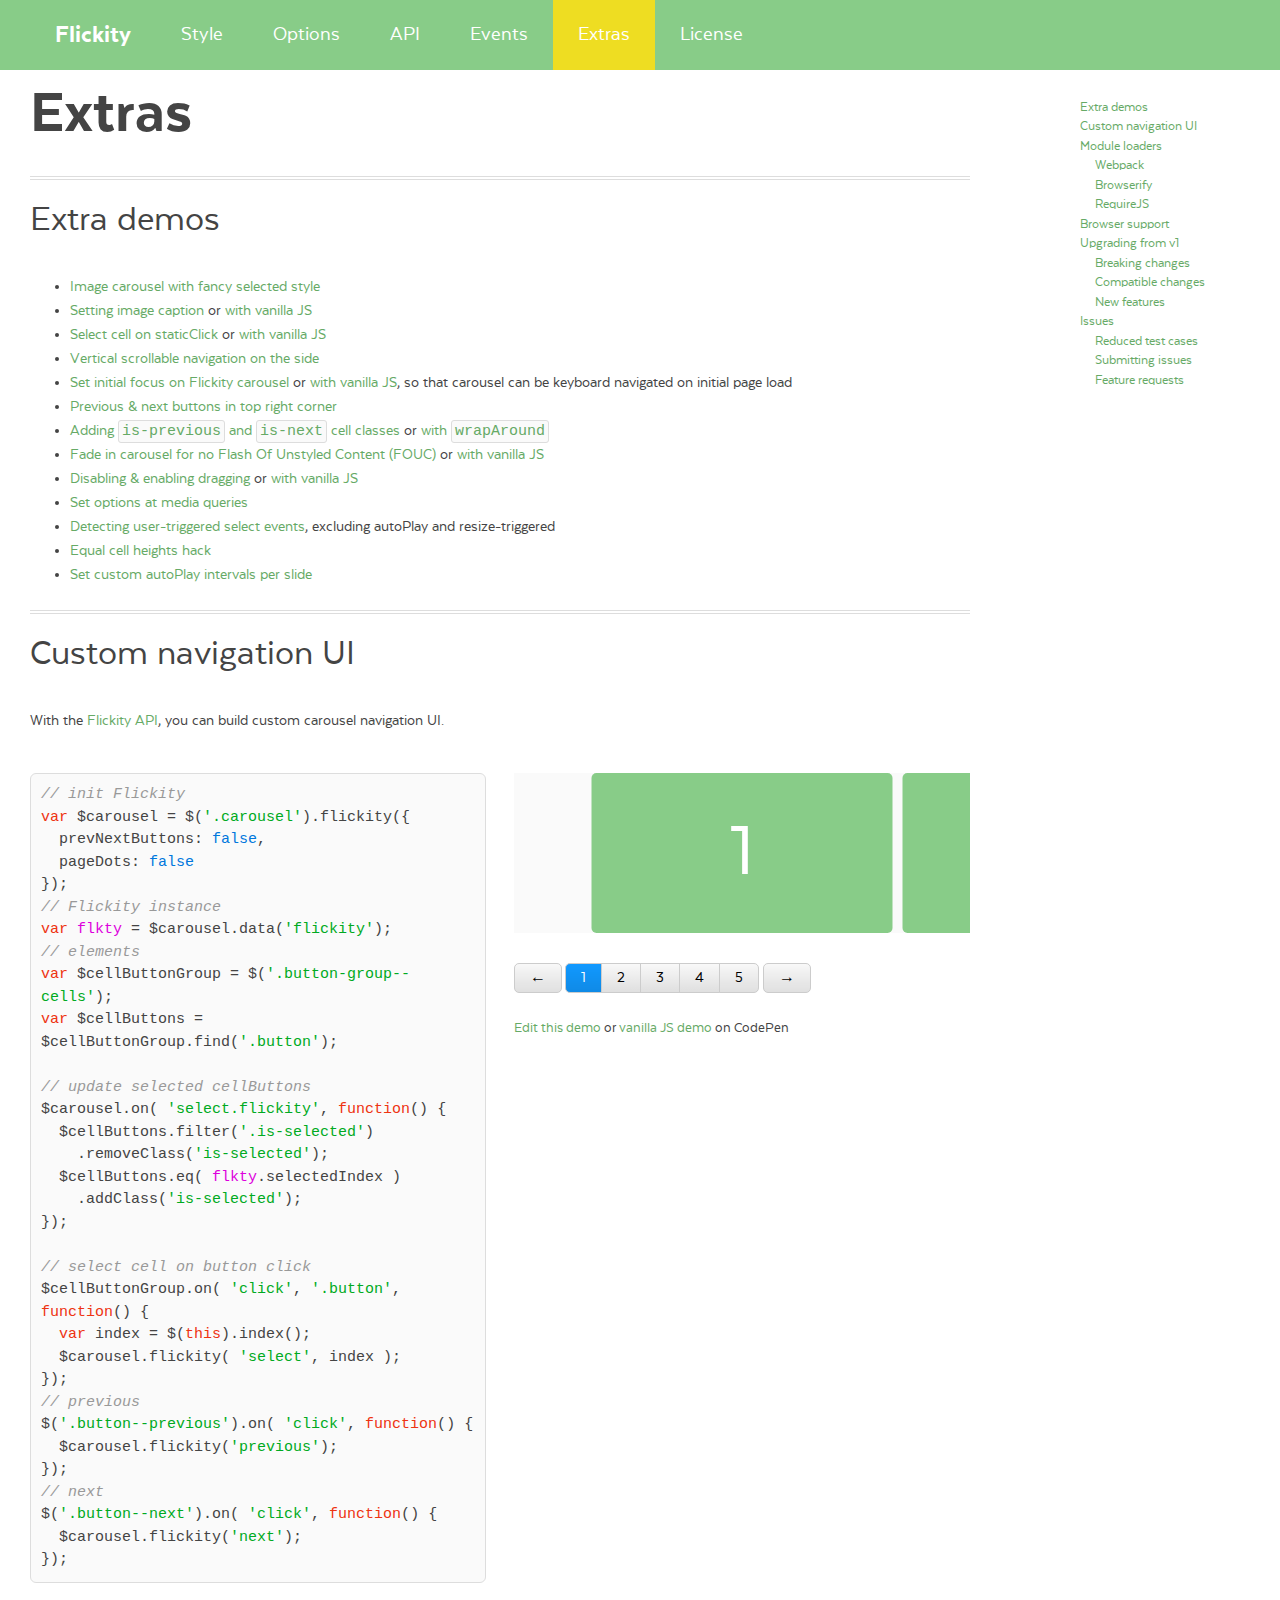
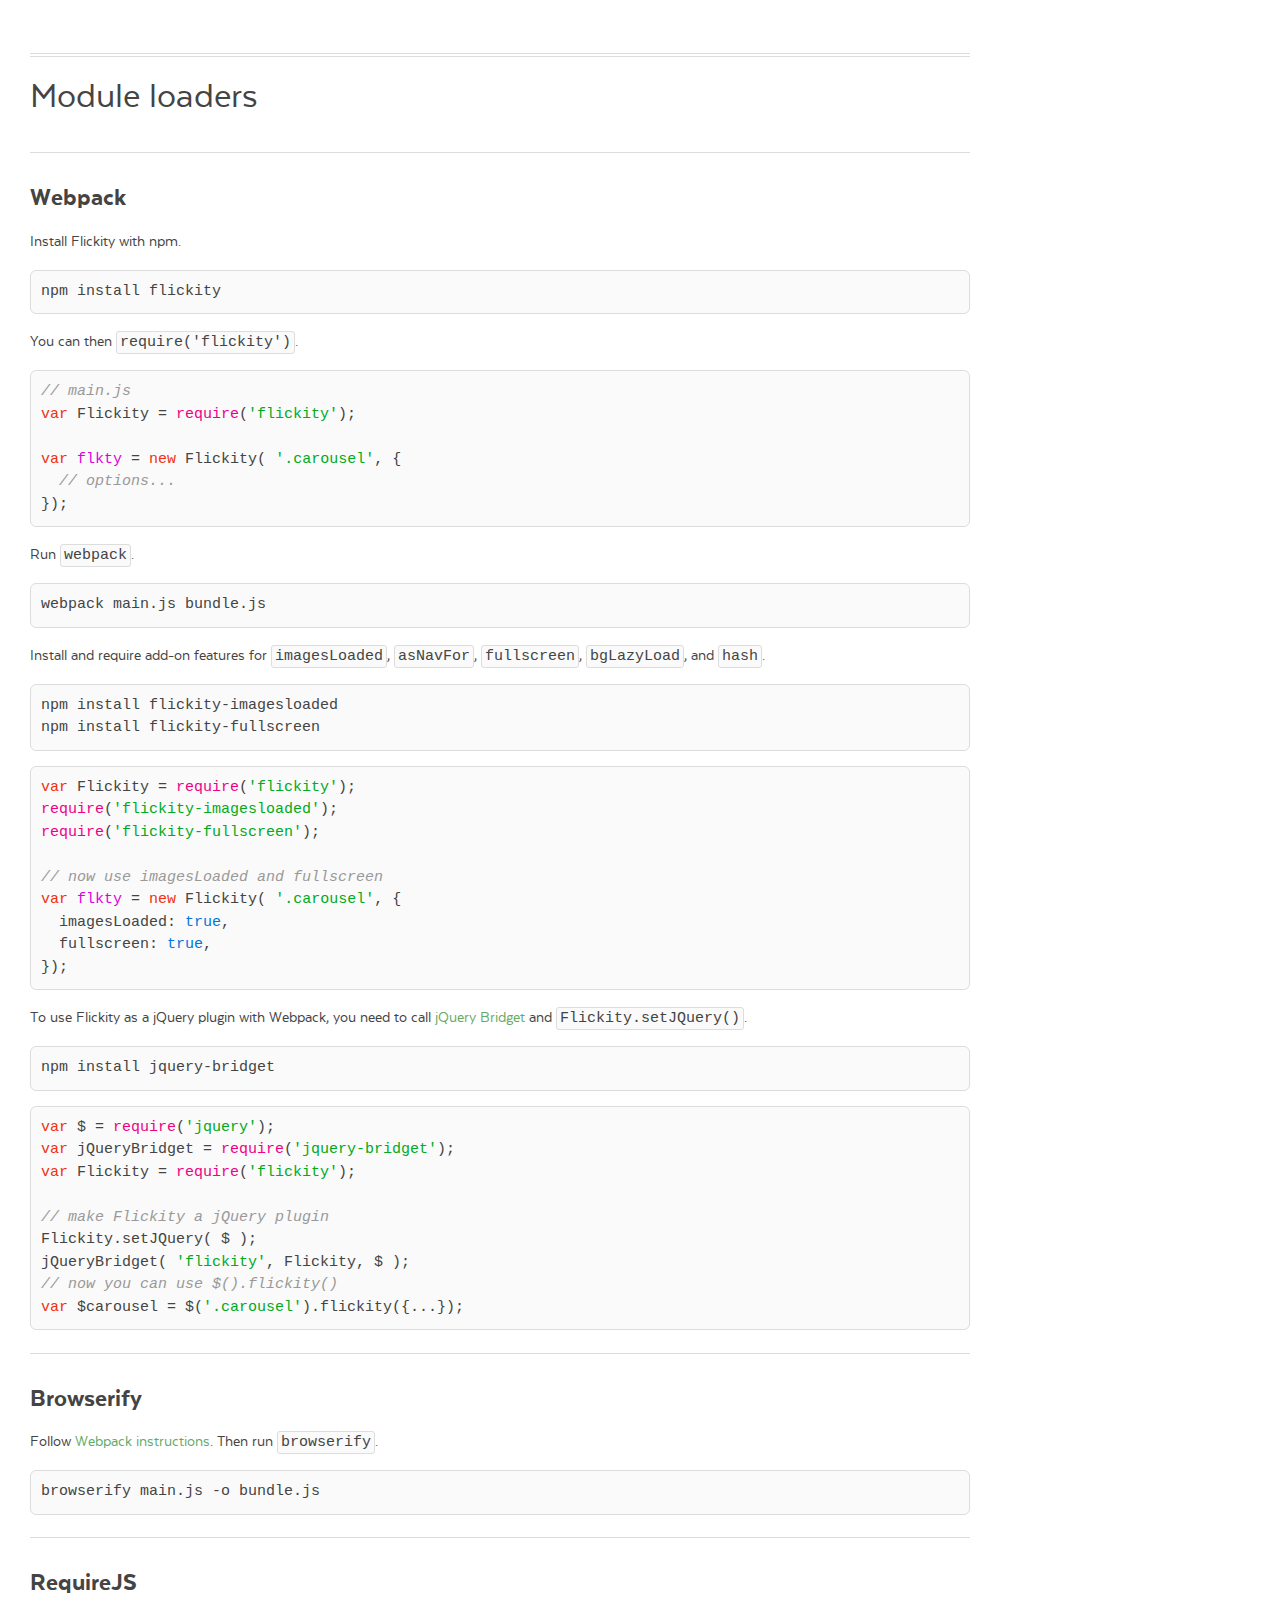
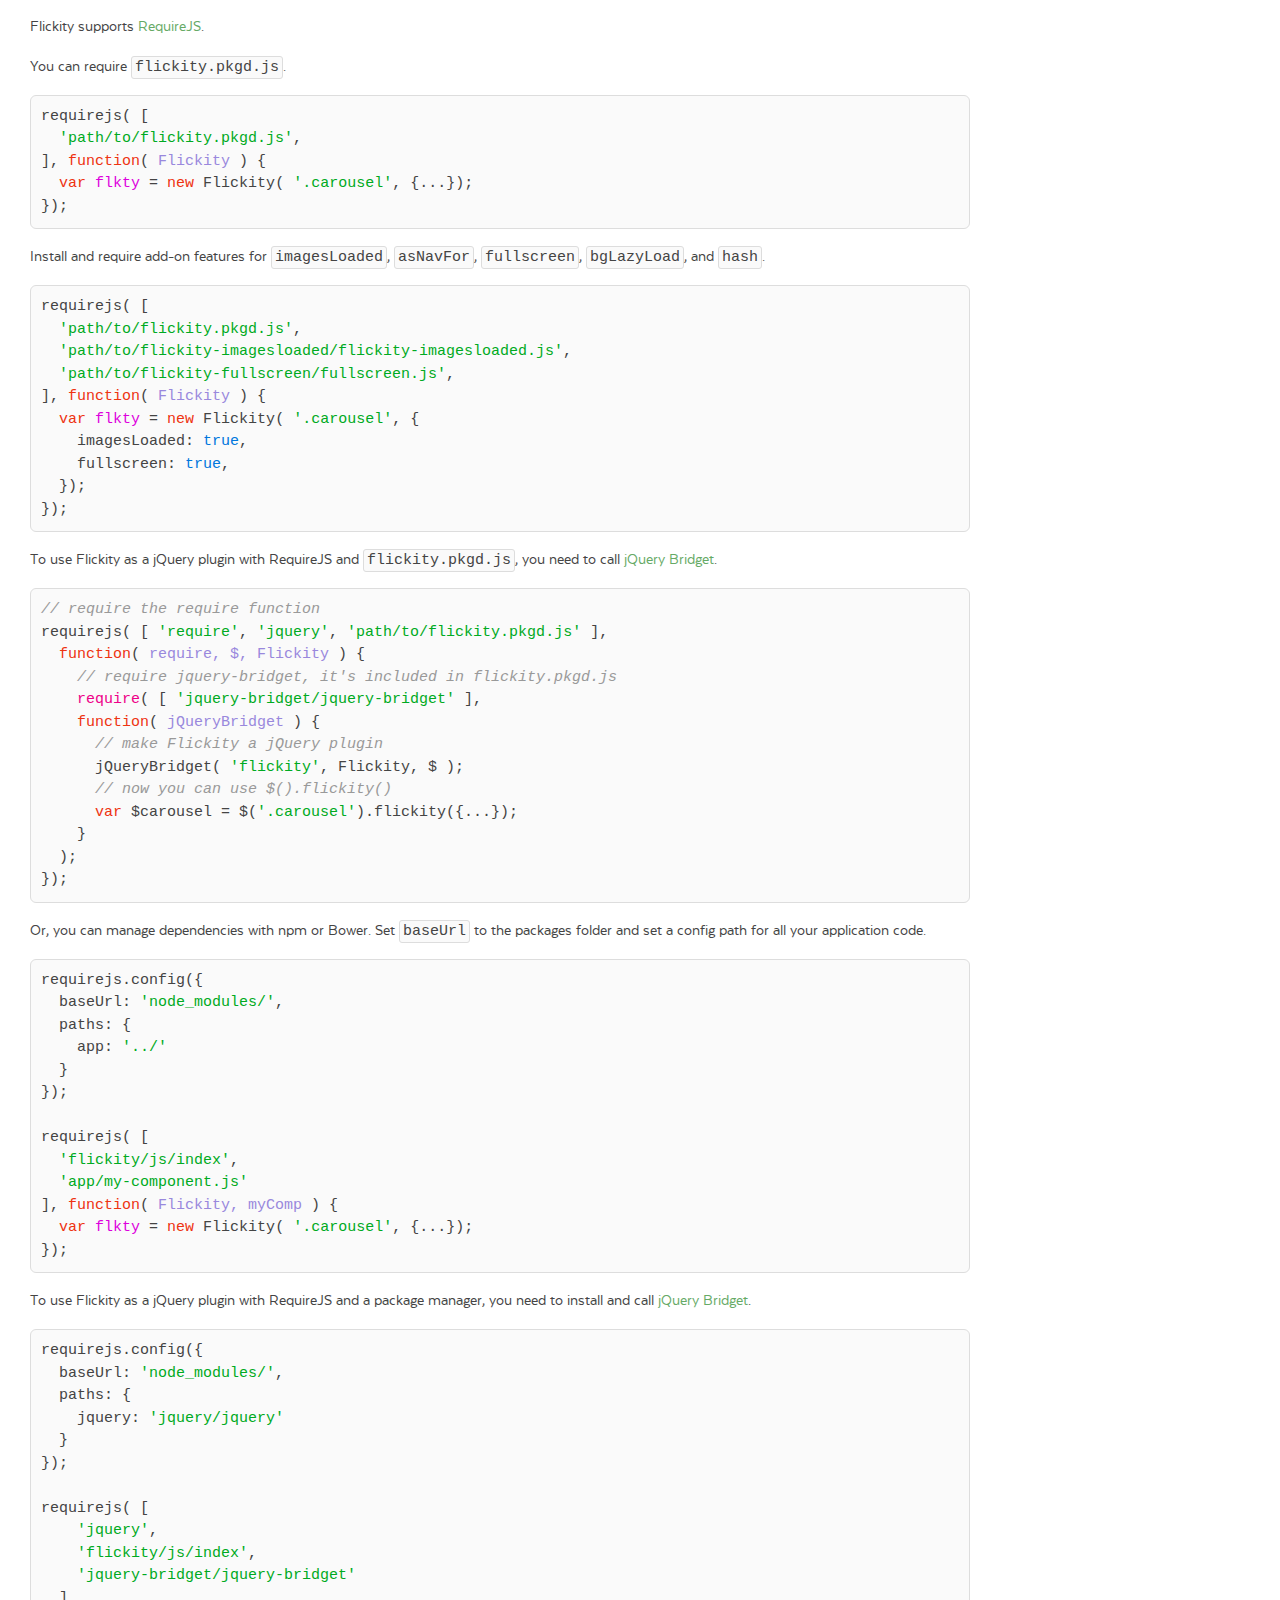
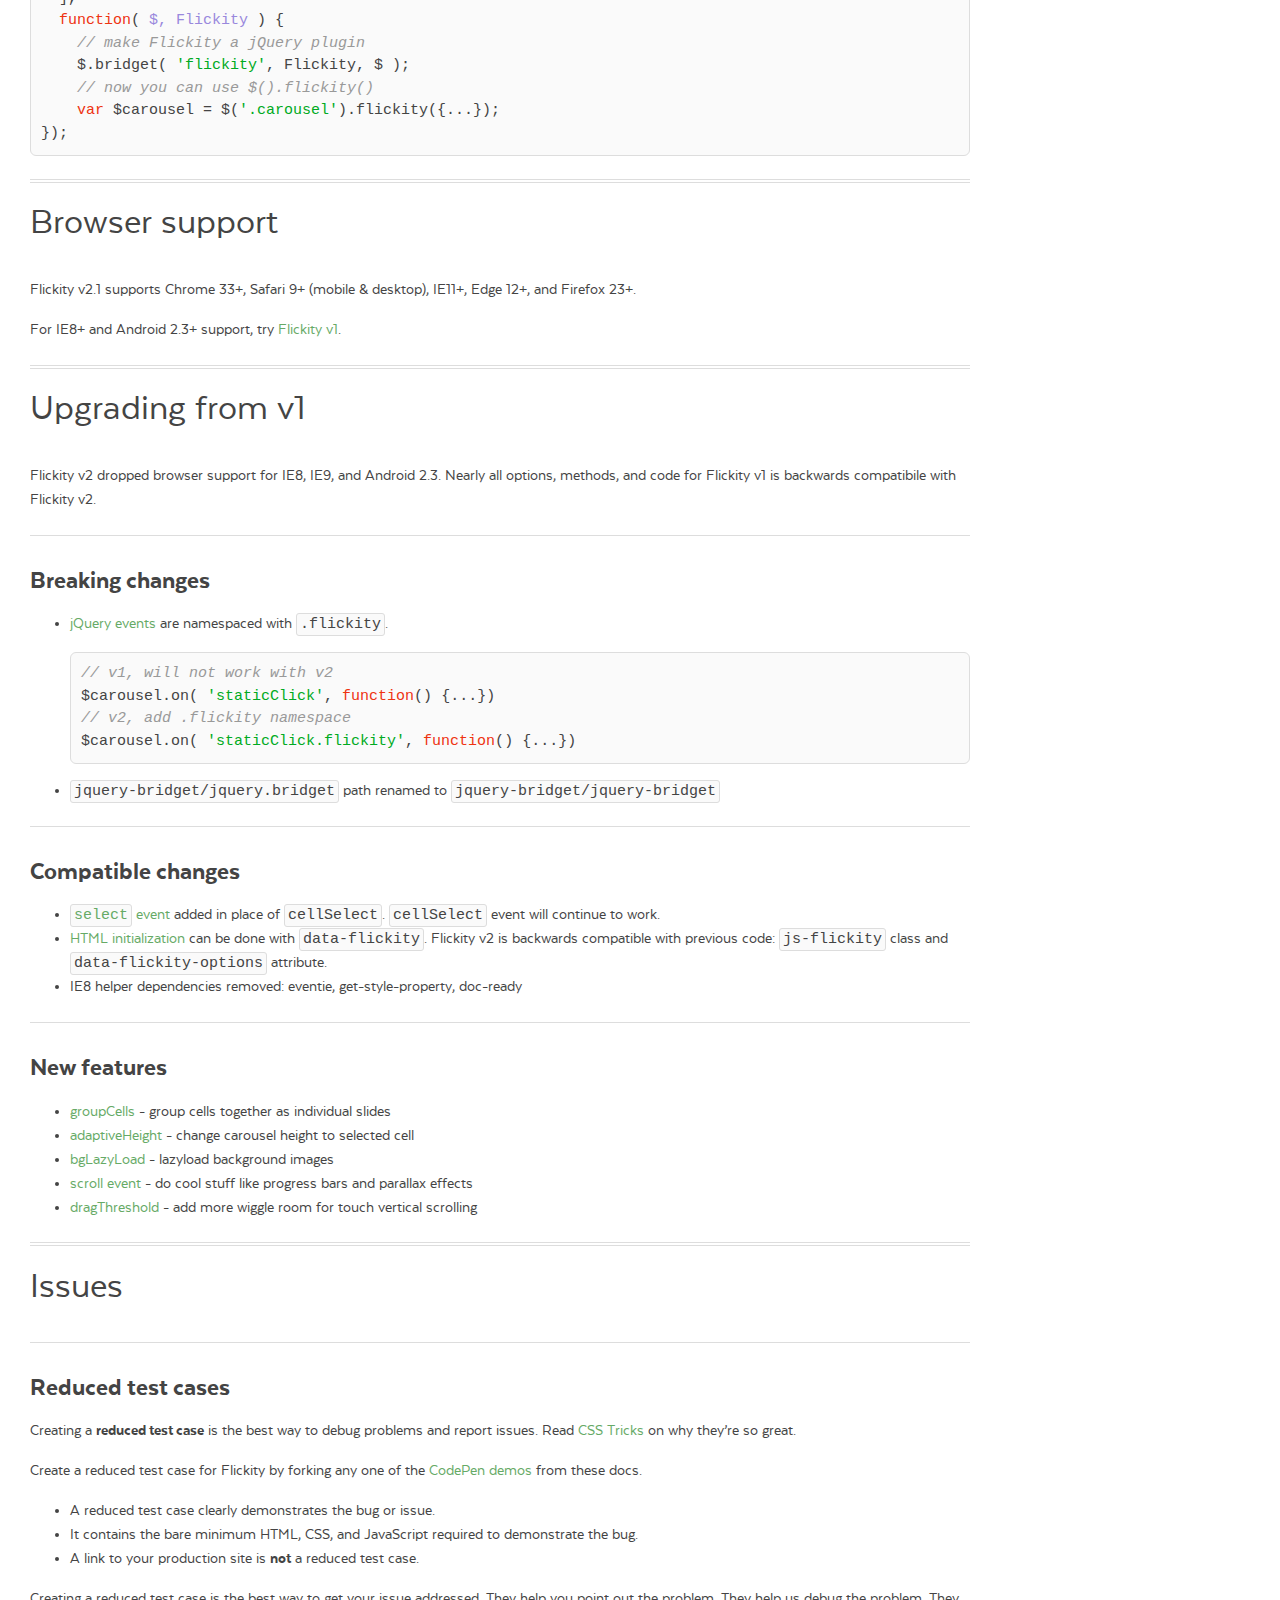
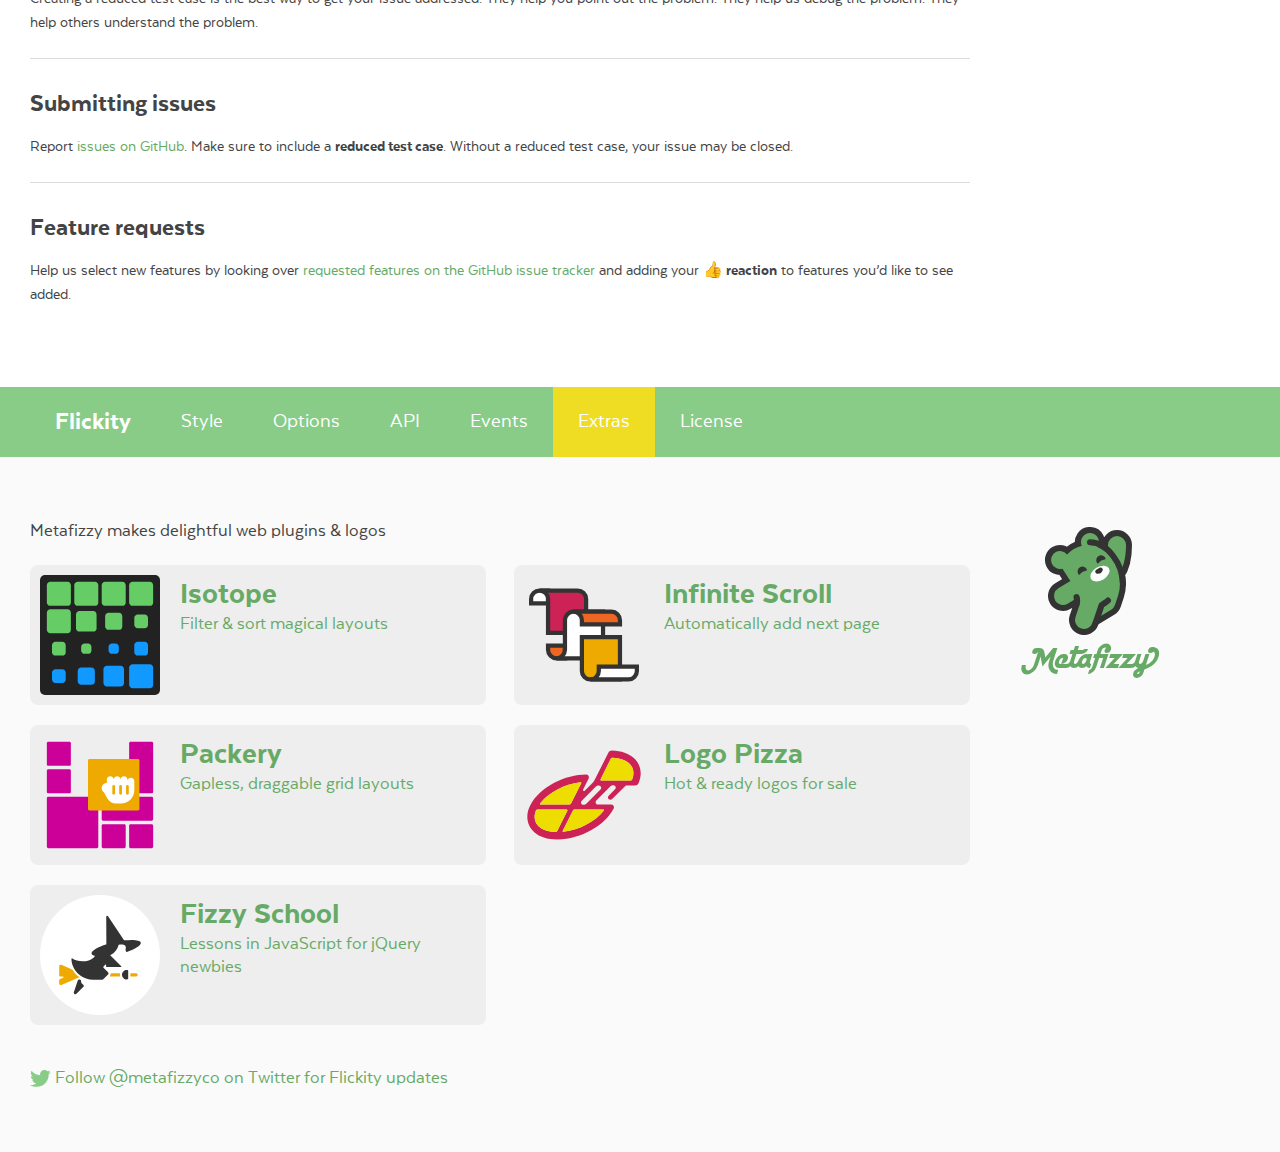
<file: flickity-docs/extras.html>
<!doctype html>
<html lang="en" class="export">
<head>
  <meta charset="utf-8">
  <meta name="description" content="Touch, responsive, flickable carousels">
  <meta name="viewport" content="width=device-width">

  <title>Flickity &#xB7; Extras</title>

    <link rel="stylesheet" href="css/flickity-docs.css?6" media="screen">

  <meta name="twitter:card" content="summary">
  <meta name="twitter:site" content="@metafizzyco">
  <meta name="twitter:url" content="https://flickity.metafizzy.co/extras.html">
  <meta name="twitter:title" content="Flickity Extras">
  <meta name="twitter:description" content="Touch, responsive, flickable carousels">

</head>
<body class="page--extras">


<nav class="site-nav">
  <div class="container">
    <ul class="site-nav__list">
      <li class="site-nav__item site-nav__item--homepage"><a href=".">Flickity</a></li>
      <li class="site-nav__item site-nav__item--style"><a href="style.html">Style</a></li>
      <li class="site-nav__item site-nav__item--options"><a href="options.html">Options</a></li>
      <li class="site-nav__item site-nav__item--api"><a href="api.html">API</a></li>
      <li class="site-nav__item site-nav__item--events"><a href="events.html">Events</a></li>
      <li class="site-nav__item site-nav__item--extras"><a href="extras.html">Extras</a></li>
      <li class="site-nav__item site-nav__item--license"><a href="license.html">License</a></li>
    </ul>
  </div>
</nav>


<div class="main">
  <div class="container">
      <h1 class="page-title">Extras</h1>


    <ul class="page-nav" data-js="page-nav">
<li class="page-nav__item page-nav__item--h2"><a href="#extra-demos">Extra demos</a></li>
<li class="page-nav__item page-nav__item--h2"><a href="#custom-navigation-ui">Custom navigation UI</a></li>
<li class="page-nav__item page-nav__item--h2"><a href="#module-loaders">Module loaders</a></li>
<li class="page-nav__item page-nav__item--h3"><a href="#webpack">Webpack</a></li>
<li class="page-nav__item page-nav__item--h3"><a href="#browserify">Browserify</a></li>
<li class="page-nav__item page-nav__item--h3"><a href="#requirejs">RequireJS</a></li>
<li class="page-nav__item page-nav__item--h2"><a href="#browser-support">Browser support</a></li>
<li class="page-nav__item page-nav__item--h2"><a href="#upgrading-from-v1">Upgrading from v1</a></li>
<li class="page-nav__item page-nav__item--h3"><a href="#breaking-changes">Breaking changes</a></li>
<li class="page-nav__item page-nav__item--h3"><a href="#compatible-changes">Compatible changes</a></li>
<li class="page-nav__item page-nav__item--h3"><a href="#new-features">New features</a></li>
<li class="page-nav__item page-nav__item--h2"><a href="#issues">Issues</a></li>
<li class="page-nav__item page-nav__item--h3"><a href="#reduced-test-cases">Reduced test cases</a></li>
<li class="page-nav__item page-nav__item--h3"><a href="#submitting-issues">Submitting issues</a></li>
<li class="page-nav__item page-nav__item--h3"><a href="#feature-requests">Feature requests</a></li>
</ul>



<h2 id="extra-demos">Extra demos</h2>

<ul>
  <li><a href="https://codepen.io/desandro/full/jEpxqJ">Image carousel with fancy selected style</a></li>
  <li>
    <a href="https://codepen.io/desandro/pen/dPdVNM">Setting image caption</a> or
    <a href="https://codepen.io/desandro/pen/OPQxpO">with vanilla JS</a>
  </li>
  <li>
    <a href="https://codepen.io/desandro/pen/pvxONO">Select cell on staticClick</a> or
    <a href="https://codepen.io/desandro/pen/OPBoWx">with vanilla JS</a>
  </li>
  <li><a href="https://codepen.io/desandro/pen/dMjbjR">Vertical scrollable navigation on the side</a></li>
  <li>
    <a href="https://codepen.io/desandro/pen/VYVEbM">Set initial focus on Flickity carousel</a> or
    <a href="https://codepen.io/desandro/pen/JoemRR">with vanilla JS</a>,
    so that carousel can be keyboard navigated on initial page load
  </li>
  <li><a href="https://codepen.io/desandro/pen/LVVqBR">Previous &amp; next buttons in top right corner</a></li>
  <li>
    <a href="https://codepen.io/desandro/pen/MagWrN">Adding <code>is-previous</code> and <code>is-next</code> cell classes</a> or
    <a href="https://codepen.io/desandro/pen/wWQQwN">with <code>wrapAround</code></a>
  </li>
  <li><a href="https://codepen.io/desandro/pen/KVwVqa/">Fade in carousel for no Flash Of Unstyled Content (FOUC)</a> or
    <a href="https://codepen.io/desandro/pen/JGoGpm">with vanilla JS</a>
  </li>
  <li><a href="https://codepen.io/desandro/pen/xZWqWM/">Disabling &amp; enabling dragging</a>
    or <a href="https://codepen.io/desandro/pen/adYJEQ/">with vanilla JS</a></li>
  <li><a href="https://codepen.io/desandro/pen/xVBpqG">Set options at media queries</a></li>
  <li><a href="https://codepen.io/desandro/pen/EWbqxa/">Detecting user-triggered select events</a>, excluding autoPlay and resize-triggered</li>
  <li><a href="https://codepen.io/desandro/pen/ZXEGVq">Equal cell heights hack</a></li>
  <li><a href="https://codepen.io/desandro/pen/gvKKrN/">Set custom autoPlay intervals per slide</a></li>
</ul>


<h2 id="custom-navigation-ui">Custom navigation UI</h2>

<p>With the <a href="api.html">Flickity API</a>, you can build custom carousel navigation UI.</p>

<div class="example duo">
  <div class="example__code duo__cell">
<pre><code class="js"><span class="comment">// init Flickity</span>
<span class="keyword">var</span> $carousel = $(<span class="string">&apos;.carousel&apos;</span>).flickity({
  prevNextButtons: <span class="literal">false</span>,
  pageDots: <span class="literal">false</span>
});
<span class="comment">// Flickity instance</span>
<span class="keyword">var</span> <span class="flickity_var">flkty</span> = $carousel.data(<span class="string">&apos;flickity&apos;</span>);
<span class="comment">// elements</span>
<span class="keyword">var</span> $cellButtonGroup = $(<span class="string">&apos;.button-group--cells&apos;</span>);
<span class="keyword">var</span> $cellButtons = $cellButtonGroup.find(<span class="string">&apos;.button&apos;</span>);

<span class="comment">// update selected cellButtons</span>
$carousel.on( <span class="string">&apos;select.flickity&apos;</span>, <span class="function"><span class="keyword">function</span>(<span class="params"></span>) </span>{
  $cellButtons.filter(<span class="string">&apos;.is-selected&apos;</span>)
    .removeClass(<span class="string">&apos;is-selected&apos;</span>);
  $cellButtons.eq( <span class="flickity_var">flkty</span>.selectedIndex )
    .addClass(<span class="string">&apos;is-selected&apos;</span>);
});

<span class="comment">// select cell on button click</span>
$cellButtonGroup.on( <span class="string">&apos;click&apos;</span>, <span class="string">&apos;.button&apos;</span>, <span class="function"><span class="keyword">function</span>(<span class="params"></span>) </span>{
  <span class="keyword">var</span> index = $(<span class="keyword">this</span>).index();
  $carousel.flickity( <span class="string">&apos;select&apos;</span>, index );
});
<span class="comment">// previous</span>
$(<span class="string">&apos;.button--previous&apos;</span>).on( <span class="string">&apos;click&apos;</span>, <span class="function"><span class="keyword">function</span>(<span class="params"></span>) </span>{
  $carousel.flickity(<span class="string">&apos;previous&apos;</span>);
});
<span class="comment">// next</span>
$(<span class="string">&apos;.button--next&apos;</span>).on( <span class="string">&apos;click&apos;</span>, <span class="function"><span class="keyword">function</span>(<span class="params"></span>) </span>{
  $carousel.flickity(<span class="string">&apos;next&apos;</span>);
});
</code></pre>
  </div>
  <div class="example__demo duo__cell" data-js="custom-nav">
    <div class="carousel">
      <div class="carousel-cell"></div>
      <div class="carousel-cell"></div>
      <div class="carousel-cell"></div>
      <div class="carousel-cell"></div>
      <div class="carousel-cell"></div>
    </div>
    <div class="button-row button-row--centered">
      <button class="button button--previous">&#x2190;</button>
      <div class="button-group button-group--cells button-group--inline">
        <button class="button is-selected">1</button>
        <button class="button">2</button>
        <button class="button">3</button>
        <button class="button">4</button>
        <button class="button">5</button>
      </div>
      <button class="button button--next">&#x2192;</button>
    </div>
    <p class="edit-demo">
        <a href="https://codepen.io/desandro/pen/jEZwxb">Edit this demo</a>
        or <a href="https://codepen.io/desandro/pen/emVRjv">vanilla JS demo</a> on CodePen
    </p>
  </div>
</div>


<h2 id="module-loaders">Module loaders</h2>


<h3 id="webpack">Webpack</h3>

<p>Install Flickity with npm.</p>

<pre><code class="bash">npm install flickity
</code></pre>

<p>You can then <code>require(&apos;flickity&apos;)</code>.</p>

<pre><code class="js"><span class="comment">// main.js</span>
<span class="keyword">var</span> <span class="flickity_keyword">Flickity</span> = <span class="built_in">require</span>(<span class="string">&apos;flickity&apos;</span>);

<span class="keyword">var</span> <span class="flickity_var">flkty</span> = <span class="keyword">new</span> <span class="flickity_keyword">Flickity</span>( <span class="string">&apos;.carousel&apos;</span>, {
  <span class="comment">// options...</span>
});
</code></pre>

<p>Run <code>webpack</code>.</p>

<pre><code class="bash">webpack main.js bundle.js
</code></pre>

<p>Install and require add-on features for <code>imagesLoaded</code>, <code>asNavFor</code>, <code>fullscreen</code>, <code>bgLazyLoad</code>, and <code>hash</code>.</p>

<pre><code class="bash">npm install flickity-imagesloaded
npm install flickity-fullscreen
</code></pre>

<pre><code class="js"><span class="keyword">var</span> <span class="flickity_keyword">Flickity</span> = <span class="built_in">require</span>(<span class="string">&apos;flickity&apos;</span>);
<span class="built_in">require</span>(<span class="string">&apos;flickity-imagesloaded&apos;</span>);
<span class="built_in">require</span>(<span class="string">&apos;flickity-fullscreen&apos;</span>);

<span class="comment">// now use imagesLoaded and fullscreen</span>
<span class="keyword">var</span> <span class="flickity_var">flkty</span> = <span class="keyword">new</span> <span class="flickity_keyword">Flickity</span>( <span class="string">&apos;.carousel&apos;</span>, {
  imagesLoaded: <span class="literal">true</span>,
  fullscreen: <span class="literal">true</span>,
});
</code></pre>

<p>To use Flickity as a jQuery plugin with Webpack, you need to call <a href="https://www.npmjs.com/package/jquery-bridget">jQuery Bridget</a> and <code>Flickity.setJQuery()</code>.</p>

<pre><code class="bash">npm install jquery-bridget
</code></pre>

<pre><code class="js"><span class="keyword">var</span> $ = <span class="built_in">require</span>(<span class="string">&apos;jquery&apos;</span>);
<span class="keyword">var</span> jQueryBridget = <span class="built_in">require</span>(<span class="string">&apos;jquery-bridget&apos;</span>);
<span class="keyword">var</span> <span class="flickity_keyword">Flickity</span> = <span class="built_in">require</span>(<span class="string">&apos;flickity&apos;</span>);

<span class="comment">// make Flickity a jQuery plugin</span>
<span class="flickity_keyword">Flickity</span>.setJQuery( $ );
jQueryBridget( <span class="string">&apos;flickity&apos;</span>, <span class="flickity_keyword">Flickity</span>, $ );
<span class="comment">// now you can use $().flickity()</span>
<span class="keyword">var</span> $carousel = $(<span class="string">&apos;.carousel&apos;</span>).flickity({...});
</code></pre>


<h3 id="browserify">Browserify</h3>

<p>Follow <a href="#webpack">Webpack instructions</a>. Then run <code>browserify</code>.</p>

<pre><code class="bash">browserify main.js -o bundle.js
</code></pre>


<h3 id="requirejs">RequireJS</h3>

<p>Flickity supports <a href="http://requirejs.org/">RequireJS</a>.</p>

<p>You can require <code>flickity.pkgd.js</code>.</p>

<pre><code class="js">requirejs( [
  <span class="string">&apos;path/to/flickity.pkgd.js&apos;</span>,
], <span class="function"><span class="keyword">function</span>(<span class="params"> Flickity </span>) </span>{
  <span class="keyword">var</span> <span class="flickity_var">flkty</span> = <span class="keyword">new</span> <span class="flickity_keyword">Flickity</span>( <span class="string">&apos;.carousel&apos;</span>, {...});
});
</code></pre>

<p>Install and require add-on features for <code>imagesLoaded</code>, <code>asNavFor</code>, <code>fullscreen</code>, <code>bgLazyLoad</code>, and <code>hash</code>.</p>

<pre><code class="js">requirejs( [
  <span class="string">&apos;path/to/flickity.pkgd.js&apos;</span>,
  <span class="string">&apos;path/to/flickity-imagesloaded/flickity-imagesloaded.js&apos;</span>,
  <span class="string">&apos;path/to/flickity-fullscreen/fullscreen.js&apos;</span>,
], <span class="function"><span class="keyword">function</span>(<span class="params"> Flickity </span>) </span>{
  <span class="keyword">var</span> <span class="flickity_var">flkty</span> = <span class="keyword">new</span> <span class="flickity_keyword">Flickity</span>( <span class="string">&apos;.carousel&apos;</span>, {
    imagesLoaded: <span class="literal">true</span>,
    fullscreen: <span class="literal">true</span>,
  });
});
</code></pre>

<p>To use Flickity as a jQuery plugin with RequireJS and <code>flickity.pkgd.js</code>, you need to call <a href="https://www.npmjs.com/package/jquery-bridget">jQuery Bridget</a>.</p>

<pre><code class="js"><span class="comment">// require the require function</span>
requirejs( [ <span class="string">&apos;require&apos;</span>, <span class="string">&apos;jquery&apos;</span>, <span class="string">&apos;path/to/flickity.pkgd.js&apos;</span> ],
  <span class="function"><span class="keyword">function</span>(<span class="params"> require, $, Flickity </span>) </span>{
    <span class="comment">// require jquery-bridget, it&apos;s included in flickity.pkgd.js</span>
    <span class="built_in">require</span>( [ <span class="string">&apos;jquery-bridget/jquery-bridget&apos;</span> ],
    <span class="function"><span class="keyword">function</span>(<span class="params"> jQueryBridget </span>) </span>{
      <span class="comment">// make Flickity a jQuery plugin</span>
      jQueryBridget( <span class="string">&apos;flickity&apos;</span>, <span class="flickity_keyword">Flickity</span>, $ );
      <span class="comment">// now you can use $().flickity()</span>
      <span class="keyword">var</span> $carousel = $(<span class="string">&apos;.carousel&apos;</span>).flickity({...});
    }
  );
});
</code></pre>

<p>Or, you can manage dependencies with npm or Bower. Set <code>baseUrl</code> to the packages folder and set a config path for all your application code.</p>

<pre><code class="js">requirejs.config({
  baseUrl: <span class="string">&apos;node_modules/&apos;</span>,
  paths: {
    app: <span class="string">&apos;../&apos;</span>
  }
});

requirejs( [
  <span class="string">&apos;flickity/js/index&apos;</span>,
  <span class="string">&apos;app/my-component.js&apos;</span>
], <span class="function"><span class="keyword">function</span>(<span class="params"> Flickity, myComp </span>) </span>{
  <span class="keyword">var</span> <span class="flickity_var">flkty</span> = <span class="keyword">new</span> <span class="flickity_keyword">Flickity</span>( <span class="string">&apos;.carousel&apos;</span>, {...});
});
</code></pre>

<p>To use Flickity as a jQuery plugin with RequireJS and a package manager, you need to install and call <a href="https://github.com/desandro/jquery-bridget">jQuery Bridget</a>.</p>

<pre><code class="js">requirejs.config({
  baseUrl: <span class="string">&apos;node_modules/&apos;</span>,
  paths: {
    jquery: <span class="string">&apos;jquery/jquery&apos;</span>
  }
});

requirejs( [
    <span class="string">&apos;jquery&apos;</span>,
    <span class="string">&apos;flickity/js/index&apos;</span>,
    <span class="string">&apos;jquery-bridget/jquery-bridget&apos;</span>
  ],
  <span class="function"><span class="keyword">function</span>(<span class="params"> $, Flickity </span>) </span>{
    <span class="comment">// make Flickity a jQuery plugin</span>
    $.bridget( <span class="string">&apos;flickity&apos;</span>, <span class="flickity_keyword">Flickity</span>, $ );
    <span class="comment">// now you can use $().flickity()</span>
    <span class="keyword">var</span> $carousel = $(<span class="string">&apos;.carousel&apos;</span>).flickity({...});
});
</code></pre>


<h2 id="browser-support">Browser support</h2>

<p>Flickity v2.1 supports Chrome 33+, Safari 9+ (mobile &amp; desktop), IE11+, Edge 12+, and Firefox 23+.</p>

<p>For IE8+ and Android 2.3+ support, try <a href="http://flickity.metafizzy.co/v1/">Flickity v1</a>.</p>


<h2 id="upgrading-from-v1">Upgrading from v1</h2>

<p>Flickity v2 dropped browser support for IE8, IE9, and Android 2.3. Nearly all options, methods, and code for Flickity v1 is backwards compatibile with Flickity v2.</p>

<h3 id="breaking-changes">Breaking changes</h3>

<ul>
  <li>
    <p><a href="events.html">jQuery events</a> are namespaced with <code>.flickity</code>.</p>
<pre><code class="js"><span class="comment">// v1, will not work with v2</span>
$carousel.on( <span class="string">&apos;staticClick&apos;</span>, <span class="function"><span class="keyword">function</span>(<span class="params"></span>) </span>{...})
<span class="comment">// v2, add .flickity namespace</span>
$carousel.on( <span class="string">&apos;staticClick.flickity&apos;</span>, <span class="function"><span class="keyword">function</span>(<span class="params"></span>) </span>{...})
</code></pre>
  </li>
  <li><code>jquery-bridget/jquery.bridget</code> path renamed to <code>jquery-bridget/jquery-bridget</code></li>
</ul>

<h3 id="compatible-changes">Compatible changes</h3>

<ul>
  <li><a href="events.html#select"><code>select</code> event</a> added in place of <code>cellSelect</code>. <code>cellSelect</code> event will continue to work.</li>
  <li><a href="index.html#initialize-with-html">HTML initialization</a> can be done with <code>data-flickity</code>. Flickity v2 is backwards compatible with previous code: <code>js-flickity</code> class and <code>data-flickity-options</code> attribute.</li>
  <li>IE8 helper dependencies removed: eventie, get-style-property, doc-ready</li>
</ul>

<h3 id="new-features">New features</h3>

<ul>
  <li><a href="options.html#groupcells">groupCells</a> - group cells together as individual slides</li>
  <li><a href="options.html#adaptiveheight">adaptiveHeight</a> - change carousel height to selected cell</li>
  <li><a href="options.html#bglazyload">bgLazyLoad</a> - lazyload background images</li>
  <li><a href="events.html#scroll">scroll event</a> - do cool stuff like progress bars and parallax effects</li>
  <li><a href="options.html#dragthreshold">dragThreshold</a> - add more wiggle room for touch vertical scrolling</li>
</ul>


<h2 id="issues">Issues</h2>

<h3 id="reduced-test-cases">Reduced test cases</h3>

<p>Creating a <strong>reduced test case</strong> is the best way to debug problems and report issues. Read <a href="https://css-tricks.com/reduced-test-cases/">CSS Tricks</a> on why they&#x2019;re so great.</p>

<p>Create a reduced test case for Flickity by forking any one of the <a href="https://codepen.io/desandro/pens/tags/?grid_type=list&amp;selected_tag=flickity-docs&amp;sort_order=asc">CodePen demos</a> from these docs.</p>

<ul>
  <li>A reduced test case clearly demonstrates the bug or issue.</li>
  <li>It contains the bare minimum HTML, CSS, and JavaScript required to demonstrate the bug.</li>
  <li>A link to your production site is <b>not</b> a reduced test case.</li>
</ul>

<p>Creating a reduced test case is the best way to get your issue addressed. They help you point out the problem. They help us debug the problem. They help others understand the problem.</p>


<h3 id="submitting-issues">Submitting issues</h3>

<p>Report <a href="https://github.com/metafizzy/flickity/issues/">issues on GitHub</a>. Make sure to include a <strong>reduced test case</strong>. Without a reduced test case, your issue may be closed.</p>


<h3 id="feature-requests">Feature requests</h3>

<p>Help us select new features by looking over <a href="https://github.com/metafizzy/flickity/labels/feature%20request">requested features on the GitHub issue tracker</a> and adding your <strong>&#x1F44D; reaction</strong> to features you&#x2019;d like to see added.</p>


  </div>
</div>

<nav class="site-nav">
  <div class="container">
    <ul class="site-nav__list">
      <li class="site-nav__item site-nav__item--homepage"><a href=".">Flickity</a></li>
      <li class="site-nav__item site-nav__item--style"><a href="style.html">Style</a></li>
      <li class="site-nav__item site-nav__item--options"><a href="options.html">Options</a></li>
      <li class="site-nav__item site-nav__item--api"><a href="api.html">API</a></li>
      <li class="site-nav__item site-nav__item--events"><a href="events.html">Events</a></li>
      <li class="site-nav__item site-nav__item--extras"><a href="extras.html">Extras</a></li>
      <li class="site-nav__item site-nav__item--license"><a href="license.html">License</a></li>
    </ul>
  </div>
</nav>

<footer class="site-footer">

  <div class="container">

    <p class="site-footer__copy">Metafizzy makes delightful web plugins &amp; logos</p>

    <div class="showcase">
    
      <ul class="showcase-item-list">
          <li class="showcase-item">
            <a class="showcase-item__link" href="https://isotope.metafizzy.co">
              <div class="showcase-item__image">
                  <svg class="isotope-illo" xmlns="http://www.w3.org/2000/svg" viewbox="0 0 350 350" width="100" height="100">
                    <path class="isotope-illo__color1" fill="#6C6" d="M80 170H30c-6 0-10-5-10-10v-50c0-6 5-10 10-10h50c6 0 10 5 10 10v50C90 166 86 170 80 170z"/>
                    <path class="isotope-illo__color1" fill="#6C6" d="M80 90H30c-6 0-10-5-10-10V30c0-6 5-10 10-10h50c6 0 10 5 10 10v50C90 86 86 90 80 90z"/>
                    <path class="isotope-illo__color1" fill="#6C6" d="M160 90h-50c-6 0-10-5-10-10V30c0-6 5-10 10-10h50c6 0 10 5 10 10v50C170 86 166 90 160 90z"/>
                    <path class="isotope-illo__color1" fill="#6C6" d="M240 90h-50c-6 0-10-5-10-10V30c0-6 5-10 10-10h50c6 0 10 5 10 10v50C250 86 246 90 240 90z"/>
                    <path class="isotope-illo__color1" fill="#6C6" d="M320 90h-50c-6 0-10-5-10-10V30c0-6 5-10 10-10h50c6 0 10 5 10 10v50C330 86 326 90 320 90z"/>
                    <path class="isotope-illo__color1" fill="#6C6" d="M155 165h-40c-6 0-10-5-10-10v-40c0-6 5-10 10-10h40c6 0 10 5 10 10v40 C165 161 161 165 155 165z"/>
                    <path class="isotope-illo__color1" fill="#6C6" d="M230 160h-30c-6 0-10-5-10-10v-30c0-6 5-10 10-10h30c6 0 10 5 10 10v30 C240 156 236 160 230 160z"/>
                    <path class="isotope-illo__color1" fill="#6C6" d="M305 155h-20c-6 0-10-5-10-10v-20c0-6 5-10 10-10h20c6 0 10 5 10 10v20 C315 151 311 155 305 155z"/>
                    <path class="isotope-illo__color1" fill="#6C6" d="M65 235H45c-6 0-10-5-10-10v-20c0-6 5-10 10-10h20c6 0 10 5 10 10v20C75 231 71 235 65 235z"/>
                    <path class="isotope-illo__color1" fill="#6C6" d="M140 230h-10c-6 0-10-5-10-10v-10c0-6 5-10 10-10h10c6 0 10 5 10 10v10 C150 226 146 230 140 230z"/>
                    <path class="isotope-illo__color2" fill="#19F" d="M305 235h-20c-6 0-10-5-10-10v-20c0-6 5-10 10-10h20c6 0 10 5 10 10v20 C315 231 311 235 305 235z"/>
                    <path class="isotope-illo__color2" fill="#19F" d="M65 315H45c-6 0-10-5-10-10v-20c0-6 5-10 10-10h20c6 0 10 5 10 10v20C75 311 71 315 65 315z"/>
                    <path class="isotope-illo__color2" fill="#19F" d="M150 320h-30c-6 0-10-5-10-10v-30c0-6 5-10 10-10h30c6 0 10 5 10 10v30 C160 316 156 320 150 320z"/>
                    <path class="isotope-illo__color2" fill="#19F" d="M220 230h-10c-6 0-10-5-10-10v-10c0-6 5-10 10-10h10c6 0 10 5 10 10v10 C230 226 226 230 220 230z"/>
                    <path class="isotope-illo__color2" fill="#19F" d="M235 325h-40c-6 0-10-5-10-10v-40c0-6 5-10 10-10h40c6 0 10 5 10 10v40 C245 321 241 325 235 325z"/>
                    <path class="isotope-illo__color2" fill="#19F" d="M320 330h-50c-6 0-10-5-10-10v-50c0-6 5-10 10-10h50c6 0 10 5 10 10v50 C330 326 326 330 320 330z"/>
                  </svg>
              </div>
              <div class="showcase-item__text">
                <h3 class="showcase-item__title">Isotope</h3>
                <p class="showcase-item__description">Filter &amp; sort magical layouts</p>
              </div>
            </a>
          </li>
    
          <li class="showcase-item">
            <a class="showcase-item__link" href="https://infinite-scroll.com">
              <div class="showcase-item__image">
                  <svg class="infinite-scroll-illo" xmlns="http://www.w3.org/2000/svg" viewbox="0 0 520 520" width="200" height="200">
                    <path class="infinite-scroll-illo__page infinite-scroll-illo__page--back" d="M90,110H10V90c0-22,18-40,40-40h40V110z"/>
                    <path class="infinite-scroll-illo__page infinite-scroll-illo__page--front1" d="M270,90L270,90c0-22-18-40-40-40h0H50h0c22,0,40,18,40,40v0v0v160h180V90z"/>
                    <path class="infinite-scroll-illo__page infinite-scroll-illo__page--front2" d="M170,330v-20H90v20v0c0,22,18,40,40,40h0h40V330z"/>
                    <path class="infinite-scroll-illo__page infinite-scroll-illo__page--back" d="M350,150H210c-22,0-40,18-40,40v140v0c0,22-18,40-40,40h0h220V150z"/>
                    <path class="infinite-scroll-illo__page infinite-scroll-illo__page--front3" d="M430,470V270H250v160c0,22,18,40,40,40H430z"/>
                    <path class="infinite-scroll-illo__page infinite-scroll-illo__page--front2" d="M250,190v20h180v-20c0-22-18-40-40-40H210h0C232,150,250,168,250,190L250,190z"/>
                    <path class="infinite-scroll-illo__page infinite-scroll-illo__page--back" d="M330,410v20v0c0,22-18,40-40,40h0h180c22,0,40-18,40-40v-20H330z"/>
                  </svg>
              </div>
              <div class="showcase-item__text">
                <h3 class="showcase-item__title">Infinite Scroll</h3>
                <p class="showcase-item__description">Automatically add next page</p>
              </div>
            </a>
          </li>
    
    
          <li class="showcase-item">
            <a class="showcase-item__link" href="https://packery.metafizzy.co">
              <div class="showcase-item__image">
                  <svg class="packery-illo" xmlns="http://www.w3.org/2000/svg" viewbox="0 0 700 700" width="100" height="100">
                    <path class="packery-illo__item" fill="#C09" d="M172 180H48c-4 0-8-4-8-8V48c0-4 4-8 8-8h124c4 0 8 4 8 8v124C180 176 176 180 172 180z"/>
                    <path class="packery-illo__item" fill="#C09" d="M172 340H48c-4 0-8-4-8-8V208c0-4 4-8 8-8h124c4 0 8 4 8 8v124C180 336 176 340 172 340z"/>
                    <path class="packery-illo__item" fill="#C09" d="M492 660H368c-4 0-8-4-8-8V528c0-4 4-8 8-8h124c4 0 8 4 8 8v124C500 656 496 660 492 660z"/>
                    <path class="packery-illo__item" fill="#C09" d="M652 660H528c-4 0-8-4-8-8V528c0-4 4-8 8-8h124c4 0 8 4 8 8v124C660 656 656 660 652 660z"/>
                    <path class="packery-illo__item" fill="#C09" d="M652 500H368c-4 0-8-4-8-8V368c0-4 4-8 8-8h284c4 0 8 4 8 8v124C660 496 656 500 652 500z"/>
                    <path class="packery-illo__item" fill="#C09" d="M332 660H48c-4 0-8-4-8-8V368c0-4 4-8 8-8h284c4 0 8 4 8 8v284C340 656 336 660 332 660z"/>
                    <path class="packery-illo__item" fill="#C09" d="M652 340H528c-4 0-8-4-8-8V48c0-4 4-8 8-8h124c4 0 8 4 8 8v284C660 336 656 340 652 340z"/>
                    <path class="packery-illo__draggie" fill="#EA0" d="M572 440H288c-4 0-8-4-8-8V148c0-4 4-8 8-8h284c4 0 8 4 8 8v284C580 436 576 440 572 440z"/>
                    <g>
                      <path class="packery-illo__hand" fill="white" d="M530 250c-11 0-20 9-20 20v-10c0-11-9-20-20-20s-20 9-20 20c0-11-9-20-20-20s-20 9-20 20c0-11-9-20-20-20
                        s-20 9-20 20v20c-17 0-30 13-30 30c0 11 6 20 14 25l19 35c10 18 30 30 51 30h28
                        c43 0 78-35 78-78V270C550 259 541 250 530 250z"/>
                      <line class="packery-illo__hand-line" stroke="#EA0" fill="none" stroke-width="16" stroke-linecap="round" x1="430" y1="300" x2="430" y2="340"/>
                      <line class="packery-illo__hand-line" stroke="#EA0" fill="none" stroke-width="16" stroke-linecap="round" x1="470" y1="300" x2="470" y2="340"/>
                      <line class="packery-illo__hand-line" stroke="#EA0" fill="none" stroke-width="16" stroke-linecap="round" x1="510" y1="300" x2="510" y2="340"/>
                    </g>
                  </svg>
              </div>
              <div class="showcase-item__text">
                <h3 class="showcase-item__title">Packery</h3>
                <p class="showcase-item__description">Gapless, draggable grid layouts</p>
              </div>
            </a>
          </li>
    
          <li class="showcase-item">
            <a class="showcase-item__link" href="http://logo.pizza">
              <div class="showcase-item__image">
                  <svg class="logo-pizza-illo" xmlns="http://www.w3.org/2000/svg" viewbox="0 0 700 700" width="100" height="100">
                    <path class="logo-pizza-illo__outline" fill="#C25" d="M513 91c-9-0-17 5-21 12l-80 160c-3 5-6 10-11 15l-47 47
                      c-5 5-12-1-9-7l32-64c5-11-2-23-14-23h-0c-121 0-268 70-327 180
                      C-9 497 35 609 196 609c138 0 279-85 327-180v0c5-11-2-23-14-23h-77c-13 0-19-15-10-24
                      l81-81c5-5 11-8 18-8l0 0c13 0 19 15 10 24L494 354c-6 6-6 14 0 20c3 3 6 4 10 4
                      c4 0 7-1 10-4l80-80h53c9 0 17-5 21-13C707 190 656 97 513 91z M334 281l-59 117
                      c-2 5-7 8-13 8H97c-4 0-6-4-3-7c49-64 143-114 236-124C333 275 335 278 334 281z
                       M70 441c2-4 6-7 10-7h168c4 0 7 4 5 8l-59 118c-2 4-6 6-11 6
                      C106 565 38 521 70 441z M466 441c-49 64-143 114-236 124c-3 0-6-3-4-6l59-117
                      c2-5 7-8 13-8h166C466 434 468 438 466 441z M446 318l-81 81c-5 5-11 8-18 8l0 0
                      c-13 0-19-15-10-24l81-81c5-5 11-8 18-8l0 0C449 294 455 309 446 318z M447 258L506 139
                      c2-4 6-7 11-6c101 7 140 60 114 126c-2 4-6 7-10 7H452C448 266 445 262 447 258z"/>
                    <path class="logo-pizza-illo__slice" fill="#ED0" d="M334 281l-59 117c-2 5-7 8-13 8H97c-4 0-6-4-3-7
                      c49-64 143-114 236-124C333 275 335 278 334 281z"/>
                    <path class="logo-pizza-illo__slice" fill="#ED0" d="M70 441c2-4 6-7 10-7h168c4 0 7 4 5 8l-59 118c-2 4-6 6-11 6
                      C106 565 38 521 70 441z"/>
                    <path class="logo-pizza-illo__slice" fill="#ED0" d="M466 441c-49 64-143 114-236 124c-3 0-6-3-4-6l59-117
                      c2-5 7-8 13-8h166C466 434 468 438 466 441z"/>
                    <path class="logo-pizza-illo__slice" fill="#ED0" d="M447 258L506 139c2-4 6-7 11-6c101 7 140 60 114 126c-2 4-6 7-10 7H452
                      C448 266 445 262 447 258z"/>
                  </svg>
              </div>
              <div class="showcase-item__text">
                <h3 class="showcase-item__title">Logo Pizza</h3>
                <p class="showcase-item__description">Hot &amp; ready logos for sale</p>
              </div>
            </a>
          </li>
    
          <li class="showcase-item">
            <a class="showcase-item__link" href="http://fizzy.school">
              <div class="showcase-item__image">
                  <svg class="witchie-logo" xmlns="http://www.w3.org/2000/svg" viewbox="0 0 1000 1000" width="200" height="200">
                    <circle class="witchie-logo__moon" fill="white" cx="500" cy="500" r="500"/>
                    <path class="witchie-logo__broom" fill="#EA0" d="M582 675a35 35 0 0 0 8-20 3 3 0 0 1 3-2h71a3 3 0 0 1 3 3 59 59 0 0 0 0 20 3 3 0 0 1-3 3h-79A3 3 0 0 1 582 675Zm219 4a13 13 0 0 0 13-14c-1-7-7-12-14-12h-44a3 3 0 0 0-3 3v21a3 3 0 0 0 3 3ZM299 660a203 203 0 0 1-27-36 8 8 0 0 0-4-3L178 582a13 13 0 0 0-18 12v77a8 8 0 0 0 8 8h22a5 5 0 0 1 2 10L164 703a8 8 0 0 0-4 7v28a13 13 0 0 0 18 12l146-63a3 3 0 0 0 1-5A197 197 0 0 1 299 660Z"/>
                    <path class="witchie-logo__dress" fill="#333" d="M326 705h4a13 13 0 0 1 13 13v8a13 13 0 0 0 4 9l13 13a13 13 0 0 1 0 19l-56 56c-10 10-26-0-22-13L314 714A13 13 0 0 1 326 705Zm397-79c-27 0-47 26-37 54 3 7 11 16 17 19a42 42 0 0 0 19 5 38 38 0 0 0 7-1 8 8 0 0 0 6-8v-62a8 8 0 0 0-6-8 38 38 0 0 0-7-1M840 397c-3-15-33-23-77-23a521 521 0 0 0-59 4 5 5 0 0 1-5-2L567 177a8 8 0 0 0-7-4 8 8 0 0 0-8 8l1 227a5 5 0 0 1-4 5c-74 24-123 55-119 76 2 8 11 14 26 18a3 3 0 0 1 1 4l-11 11c-20 20-56 30-92 30-31 0-63-8-84-23a5 5 0 0 0-3-1 5 5 0 0 0-5 5c0 78 68 173 183 173h75a10 10 0 0 0 7-3l38-38a16 16 0 0 0 0-23l-34-34a10 10 0 0 1 0-14l15-15a3 3 0 0 1 5 2v15a5 5 0 0 0 5 5H674a4 4 0 0 0 3-7l-90-90a3 3 0 0 1 1-4c34-19 59-49 67-84a3 3 0 0 1 2-2c6-1 12-1 17-1 22 0 37 5 39 14 1 6 3 11 2 17-5 17 1 31 8 31a6 6 0 0 0 2-0C797 448 845 419 840 397Z"/>
                  </svg>
              </div>
              <div class="showcase-item__text">
                <h3 class="showcase-item__title">Fizzy School</h3>
                <p class="showcase-item__description">Lessons in JavaScript for jQuery newbies</p>
              </div>
            </a>
          </li>
    
      </ul> 
    
    </div>

    <p class="site-footer__copy">
      <a href="https://twitter.com/metafizzyco">
        <svg class="twitter-logo" xmlns="http://www.w3.org/2000/svg" viewbox="0 0 512 512" width="30" height="30">
          <path d="M512 97c-19 8-39 14-60 16 22-13 38-34 46-58-20 12-43 21-67 25-19-19-46-32-77-32-58 0-117 52-102 129-87-4-165-46-216-110-24 40-19 107 32 140-17 0-33-5-48-13v1c0 51 36 93 84 103-15 4-34 5-47 2 13 42 52 72 98 73-47 36-96 49-155 44 46 30 102 47 161 47 197 0 306-168 299-312 20-15 38-34 52-55z"/>
        </svg>
        Follow @metafizzyco on Twitter for Flickity updates
      </a>
    </p>

    <div class="mfzy-brand">
      <a class="mfzy-brand__link" href="https://metafizzy.co">
        <svg class="mfzy-logo" xmlns="http://www.w3.org/2000/svg" xmlns:xlink="http://www.w3.org/1999/xlink" viewbox="0 0 144 144" width="36" height="36">
          <title>Metafizzy logo</title>
          <defs>
            <path id="mfzy-logo__body" d="M 120 24 a 12 12 0 0 0-24 0 a 72 72 0 0 1 -1 11
              a 40 40 0 0 0 -13 -8.5 A 12 12 0 1 0 61.1 25.1 c -8 2 -14 6 -19.6 11.6 
              A 12 12 0 1 0 35.3 55.5 L 45.8 72.1 l -16 9.6 A 12 12 0 0 0 42.2 102.3
              L 58 92.8 a 20 20 0 0 1 -0.2 11.9 l -5.2 15.5 a 12 12 0 0 0 22.8 7.6
              l 1.1 -3.3 l 23.7 -14.2 a 12 12 0 0 0 5.2 -6.5 l 4 -12 A 50 50 0 0 0 111.9 76
              a 52 52 0 0 0 -1.6 -12.8 C 115 57 120 44 120 24Z"/>
            <path id="mfzy-logo__eye" d="M 0 6.5 a 6.5 6.5 0 0 1 13 0 c 0 3.5 -3 0.5 -6.5 0.5 s -6.5 3 -6.5 -0.5 Z"/>
            <clippath id="mfzy-logo__body-clip">
              <use xlink:href="#mfzy-logo__body"/>
            </clippath>
          </defs>
          <use class="mfzy-logo__body-outline" xlink:href="#mfzy-logo__body" fill="#333" stroke="#333" stroke-width="16"/>
          <use class="mfzy-logo__body-fill" xlink:href="#mfzy-logo__body"/>
          <g class="mfzy-logo__stripes" clip-path="url(#mfzy-logo__body-clip)">
            <rect fill="#E62" x="16" width="120" height="138"/>
            <path fill="#C25" d="M96 24L16 72V0h80v24z"/>
            <path fill="#EA0" d="M116 70L16 130v-26l95-57 5 23z"/>
            <path fill="#19F" d="M136 138H16v-8l120-72v80z"/>
          </g>
          <path class="mfzy-logo__cut-ins" stroke="#333" fill="none" stroke-linecap="round" stroke-linejoin="round" stroke-width="8" d="M 72 20.4 c 23 0 44 29 44 56
            M 54 103.4 a 16 16 0 0 0 0 -10
            M 96 98 c -2 2 -8 6 -8.5,6 l -8.4 25.1"/>
          <g transform="translate(53 57) rotate(-31)">
            <ellipse class="mfzy-logo__snout" cx="25" cy="21" rx="14" ry="9" fill="#FFF"/>
            <use class="mfzy-logo__feature" xlink:href="#mfzy-logo__eye" fill="#333"/>
            <use class="mfzy-logo__feature" xlink:href="#mfzy-logo__eye" fill="#333" transform="translate(29 0)"/>
            <path class="mfzy-logo__feature" d="M 28.6 14 a 3 3 0 0 1 1.3 5.6 l -2.6 1.2 a 3 3 0 0 1 -2.6 0
              l -2.6 -1.2 a 3 3 0 0 1 1.3 -5.6 Z" fill="#333"/>
          </g>
        </svg>
        <svg class="mfzy-wordmark" xmlns="http://www.w3.org/2000/svg" viewbox="0 0 280 80" fill="none" stroke="#333" width="140" height="40">
          <g transform="skewX(-18)">
            <path stroke-width="8" d="M38 20h6c4 0 7 2 9 6l9 18l12-24h2v22
            a20 22 0 0 0 20 22M48 22v28a12 15 0 0 1-24 0M98 44a6 6 0 0 0 0-12h-2
            a8 10 0 0 0 0 20h14a8 10 0 0 0 8-10M118 12v30a8 10 0 0 0 16 0M150 36
            q-4-4-8-4a8 10 0 1 0 8 10m0-14v14a8 10 0 0 0 8 10M184 20a9 9 0 0 0-18 0
            v34a8 10 0 0 1-8 10M158 32h24v24M190 32h18l-12 20h18M216 32h18l-12 20h18
            a8 10 0 0 0 8-10m0-14v14a8 10 0 0 0 16 0m0-14v38a6 6 0 0 1-12 0
            c0-12 32-8 32-32c0-10-6-16-15-16M108 24h24a6 6 0 0 0 6-6M102 38h-4"/>
            <g stroke-width="6">
              <circle cx="38" cy="22" r="3"/>
              <circle cx="182" cy="20" r="3"/>
              <circle cx="269" cy="20" r="3"/>
            </g>
          </g>
        </svg>
      </a>
    </div>

  </div>

</footer>

  <script src="js/flickity-docs.min.js?2"></script>


</body>
</html>
</file>
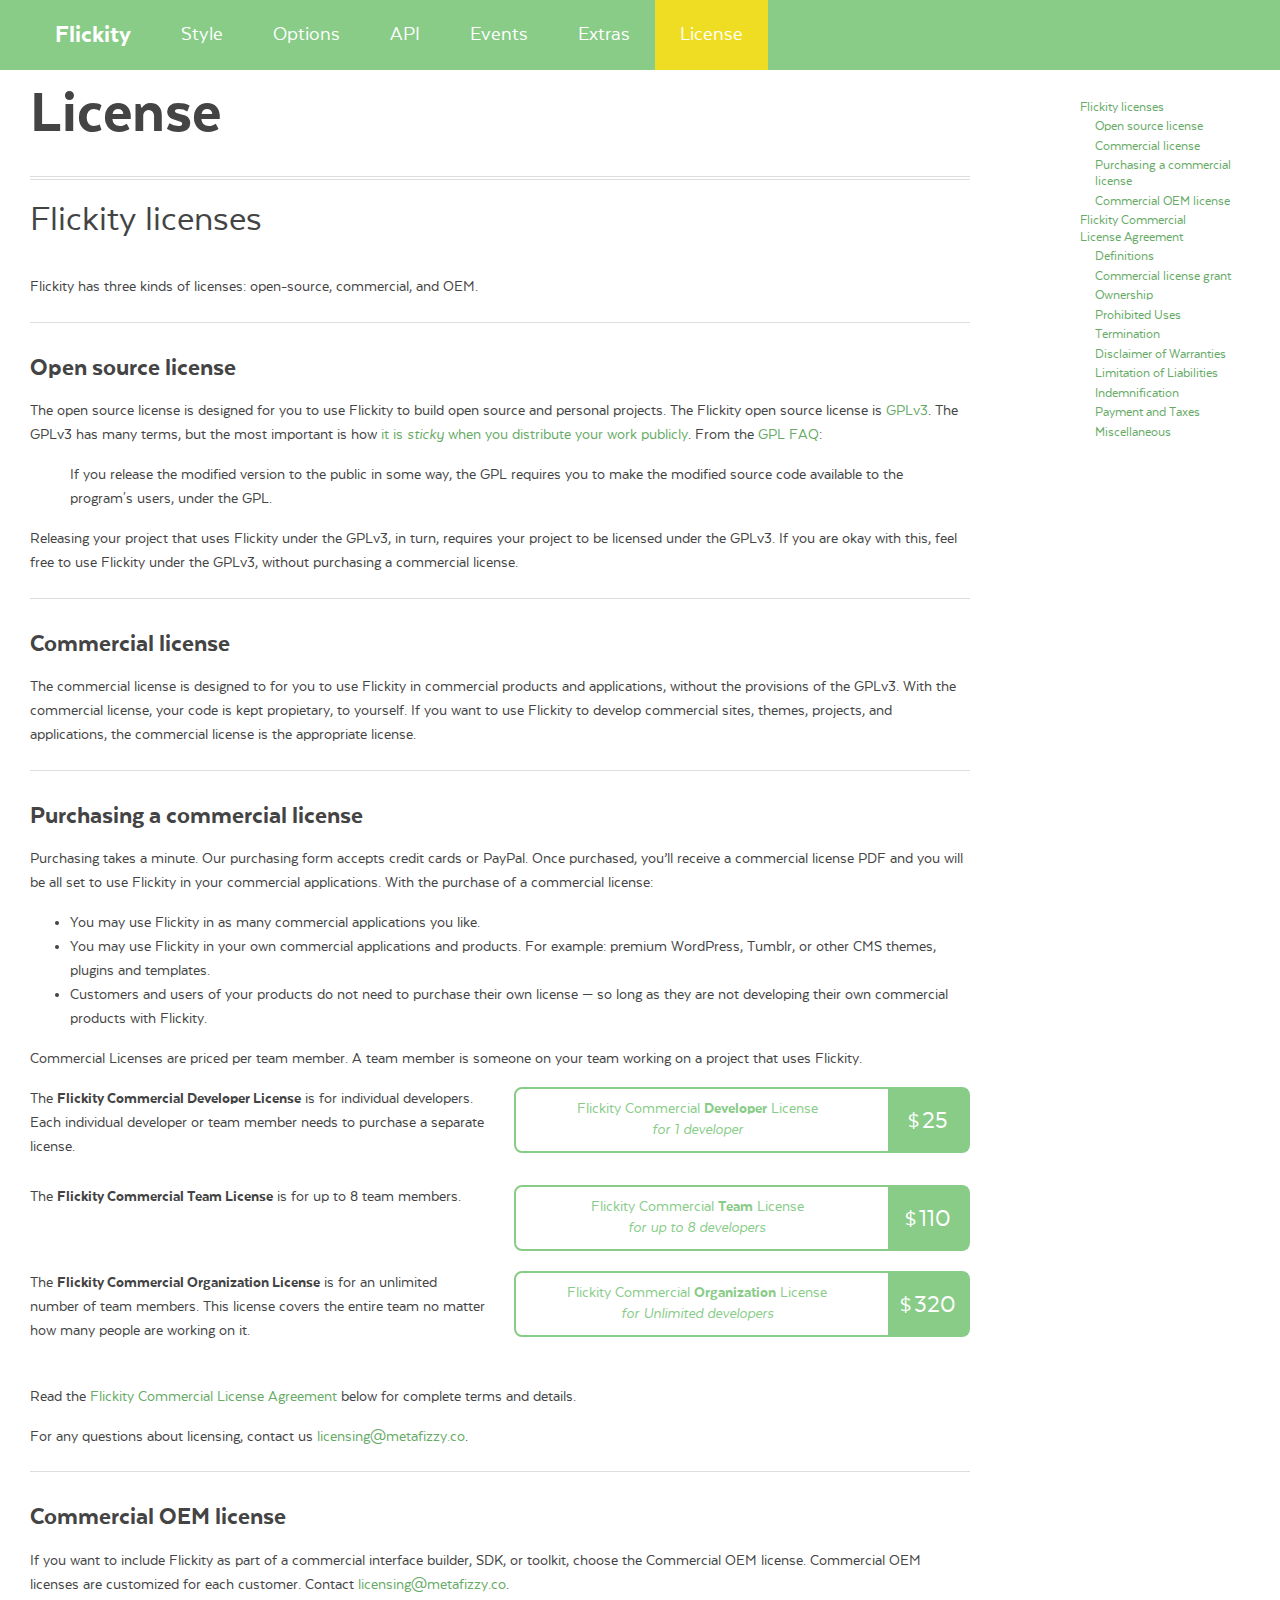
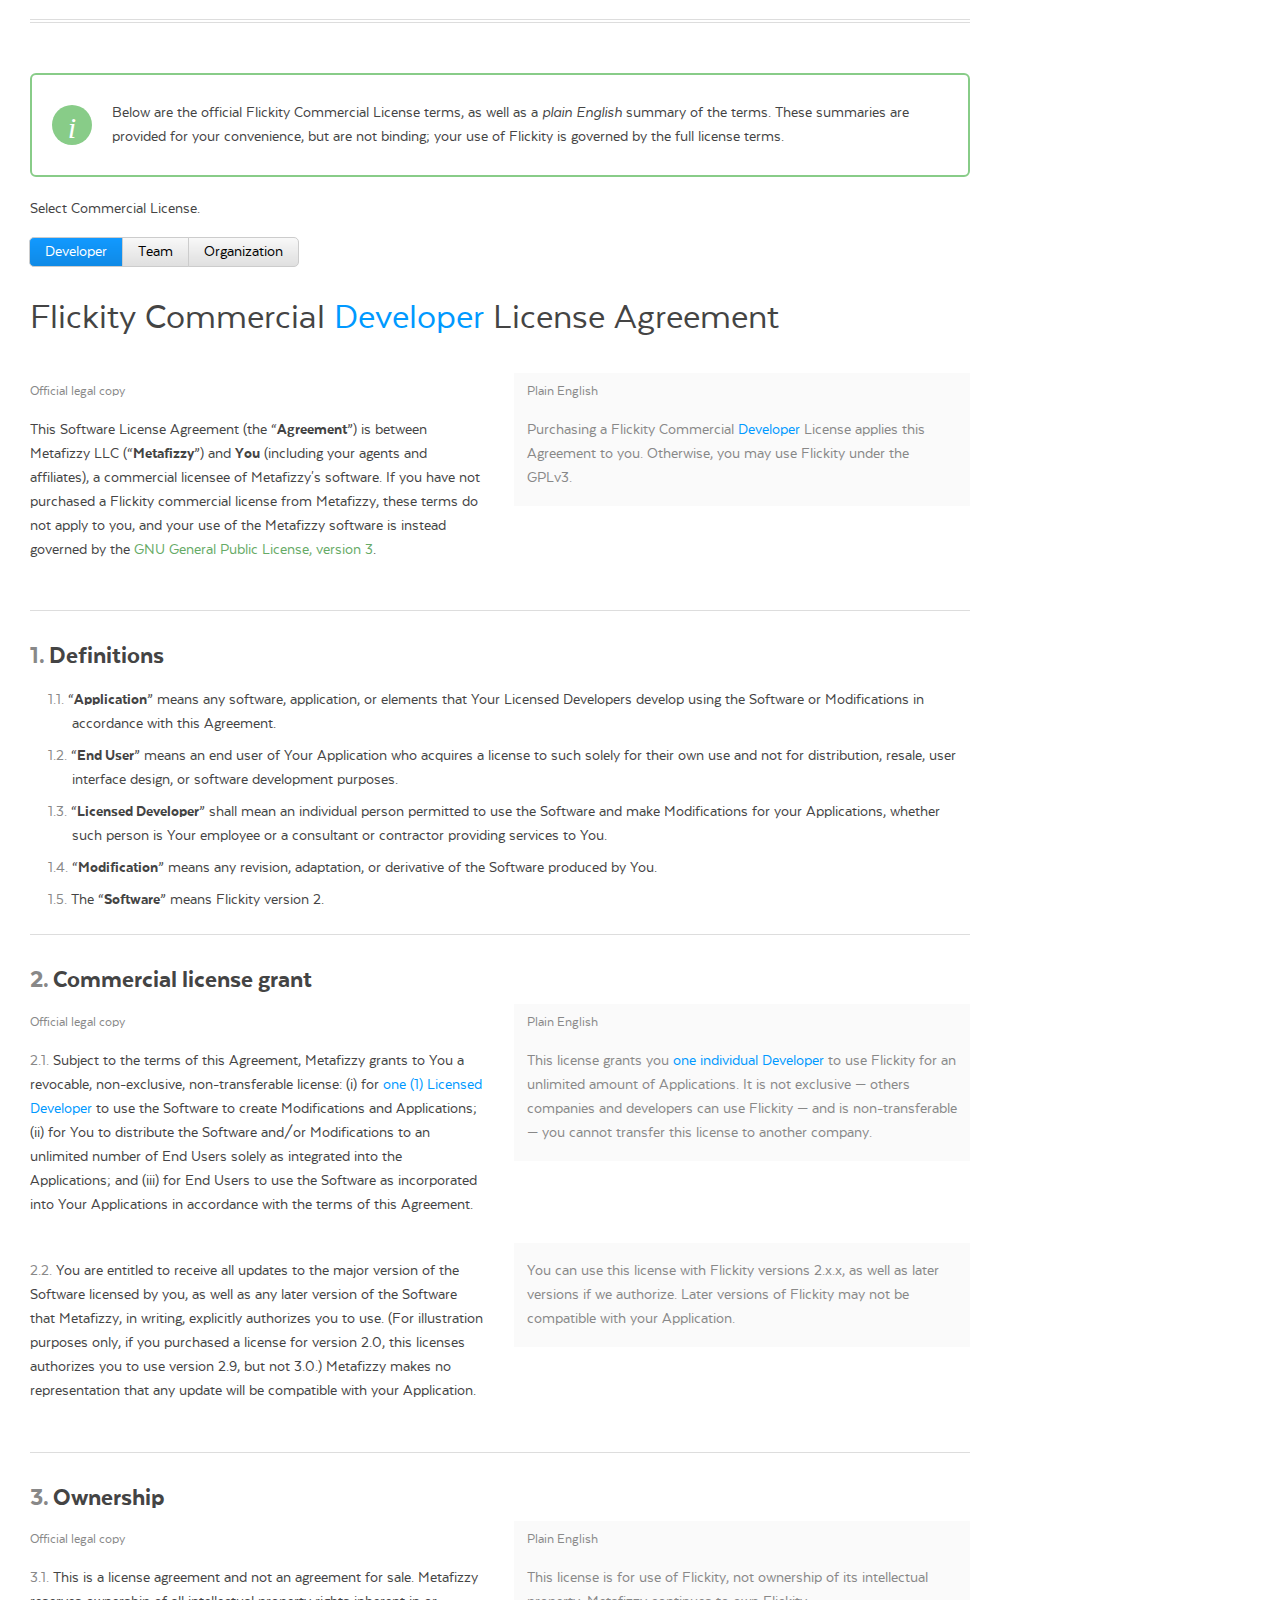
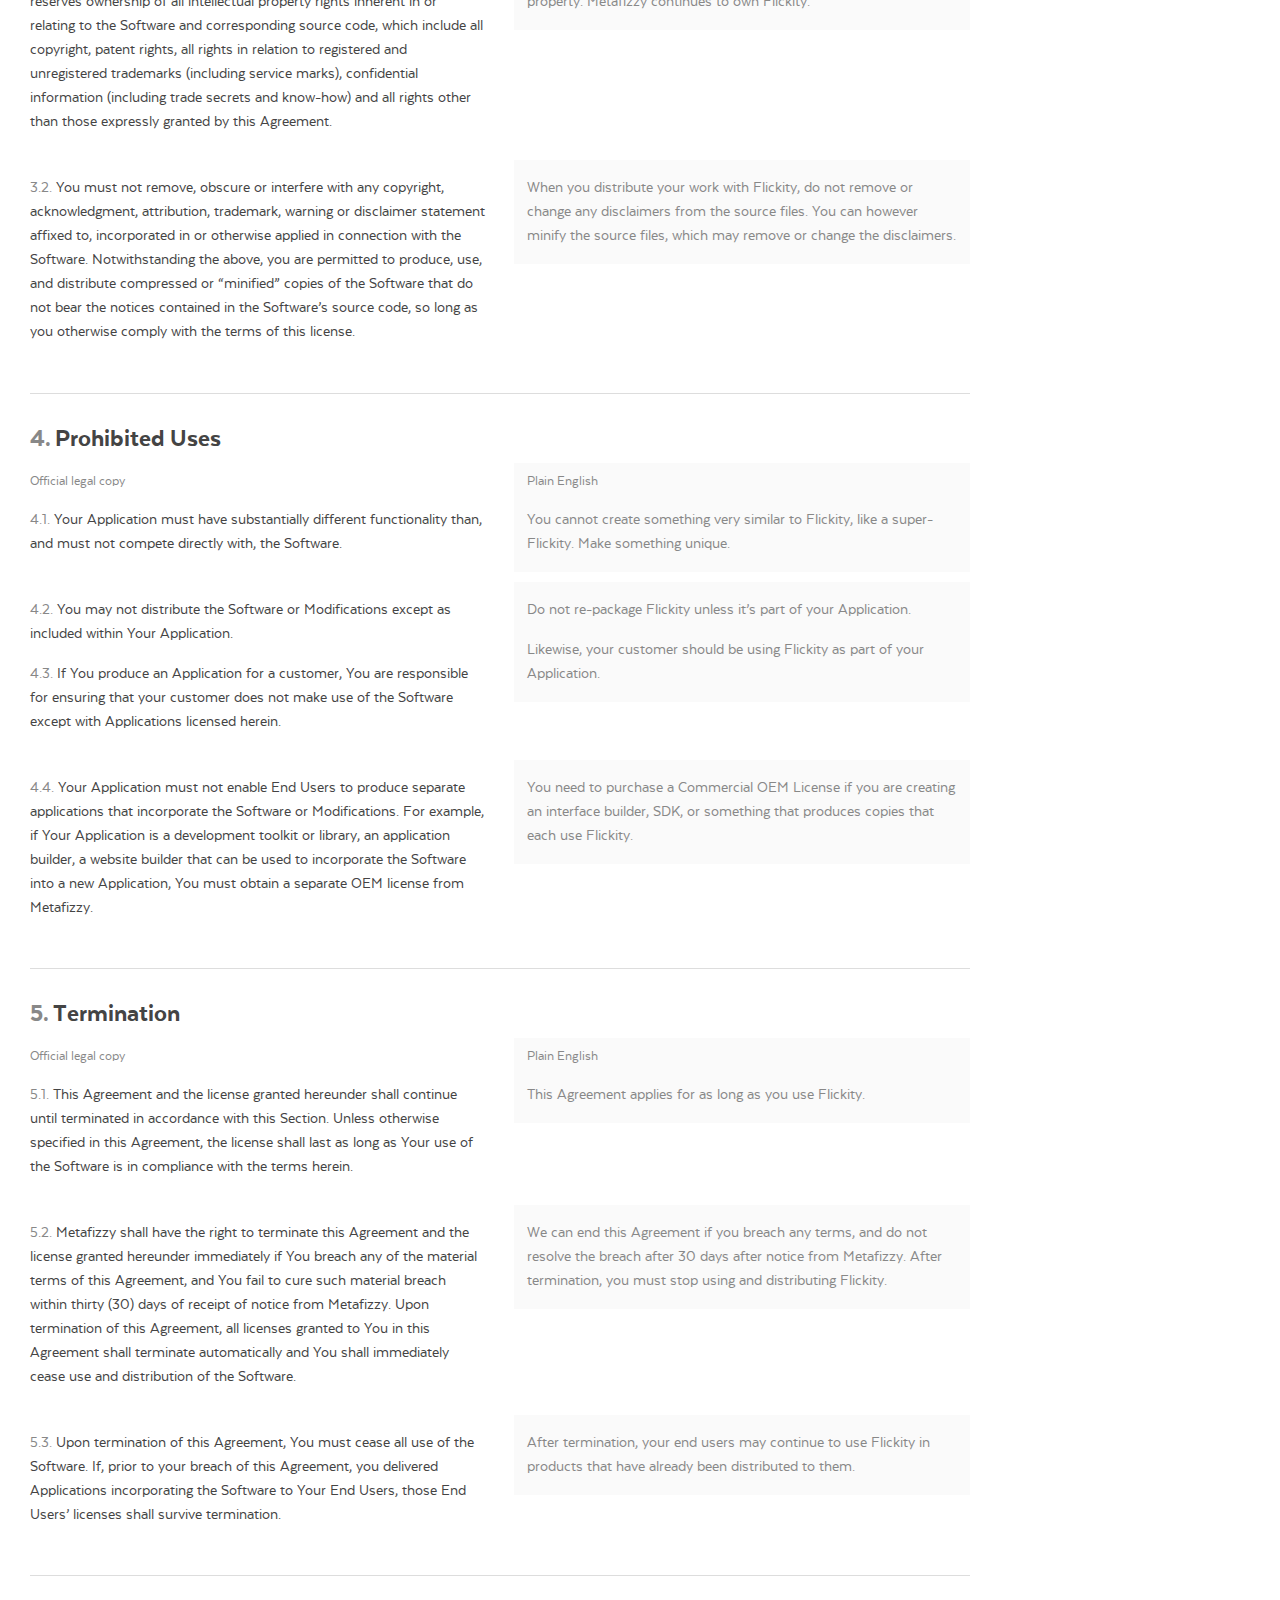
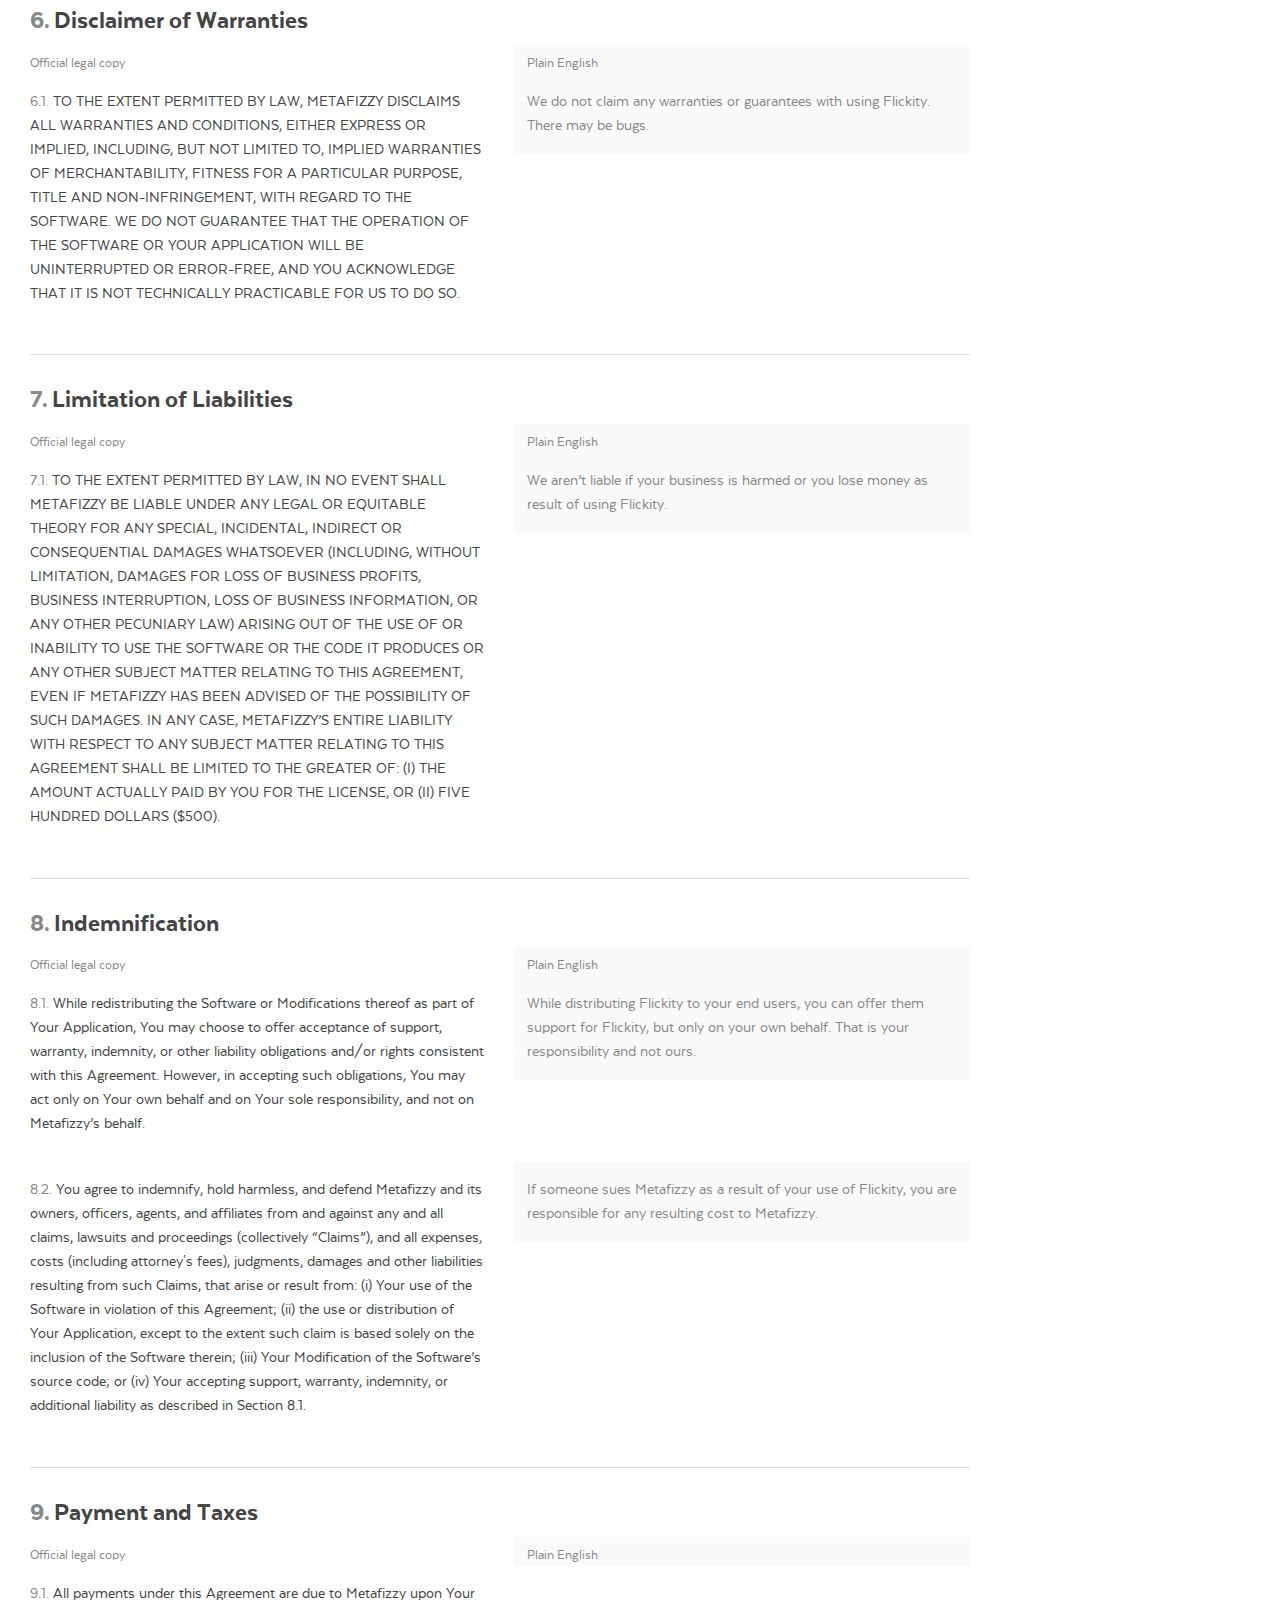
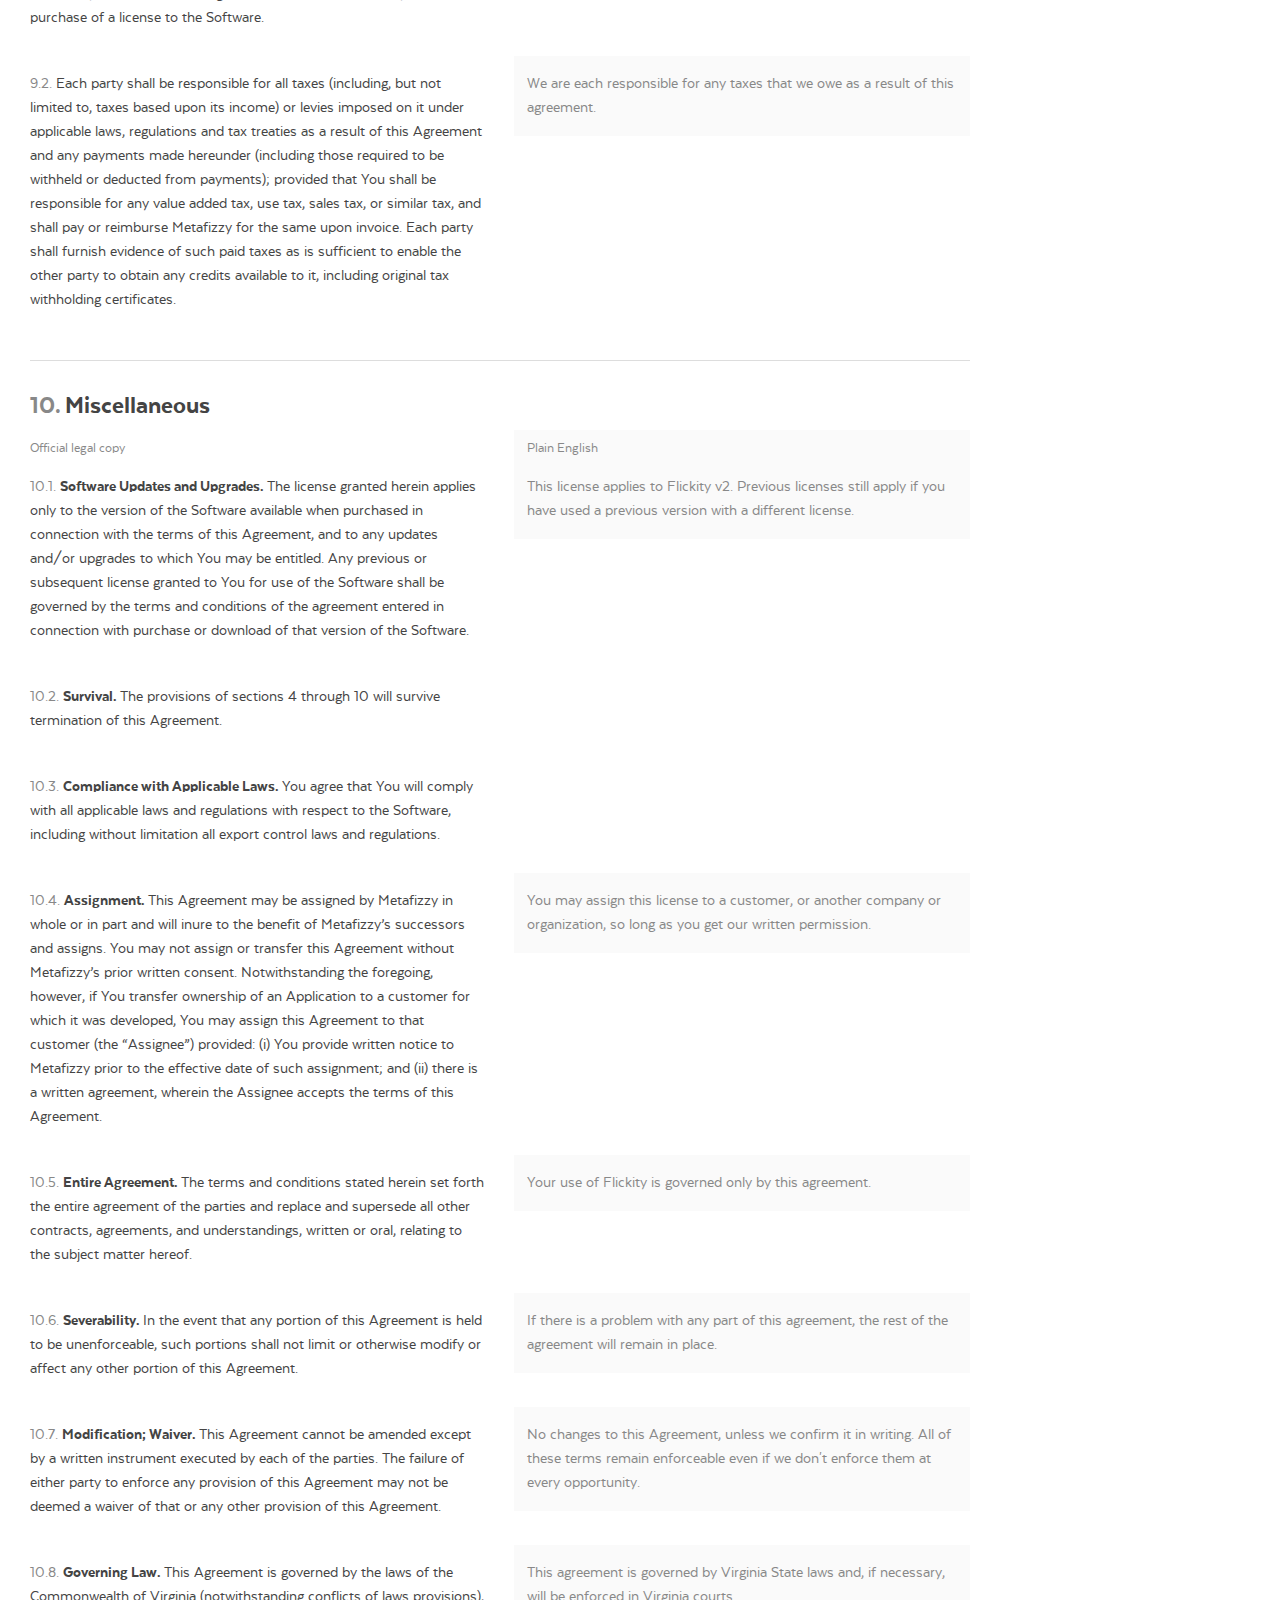
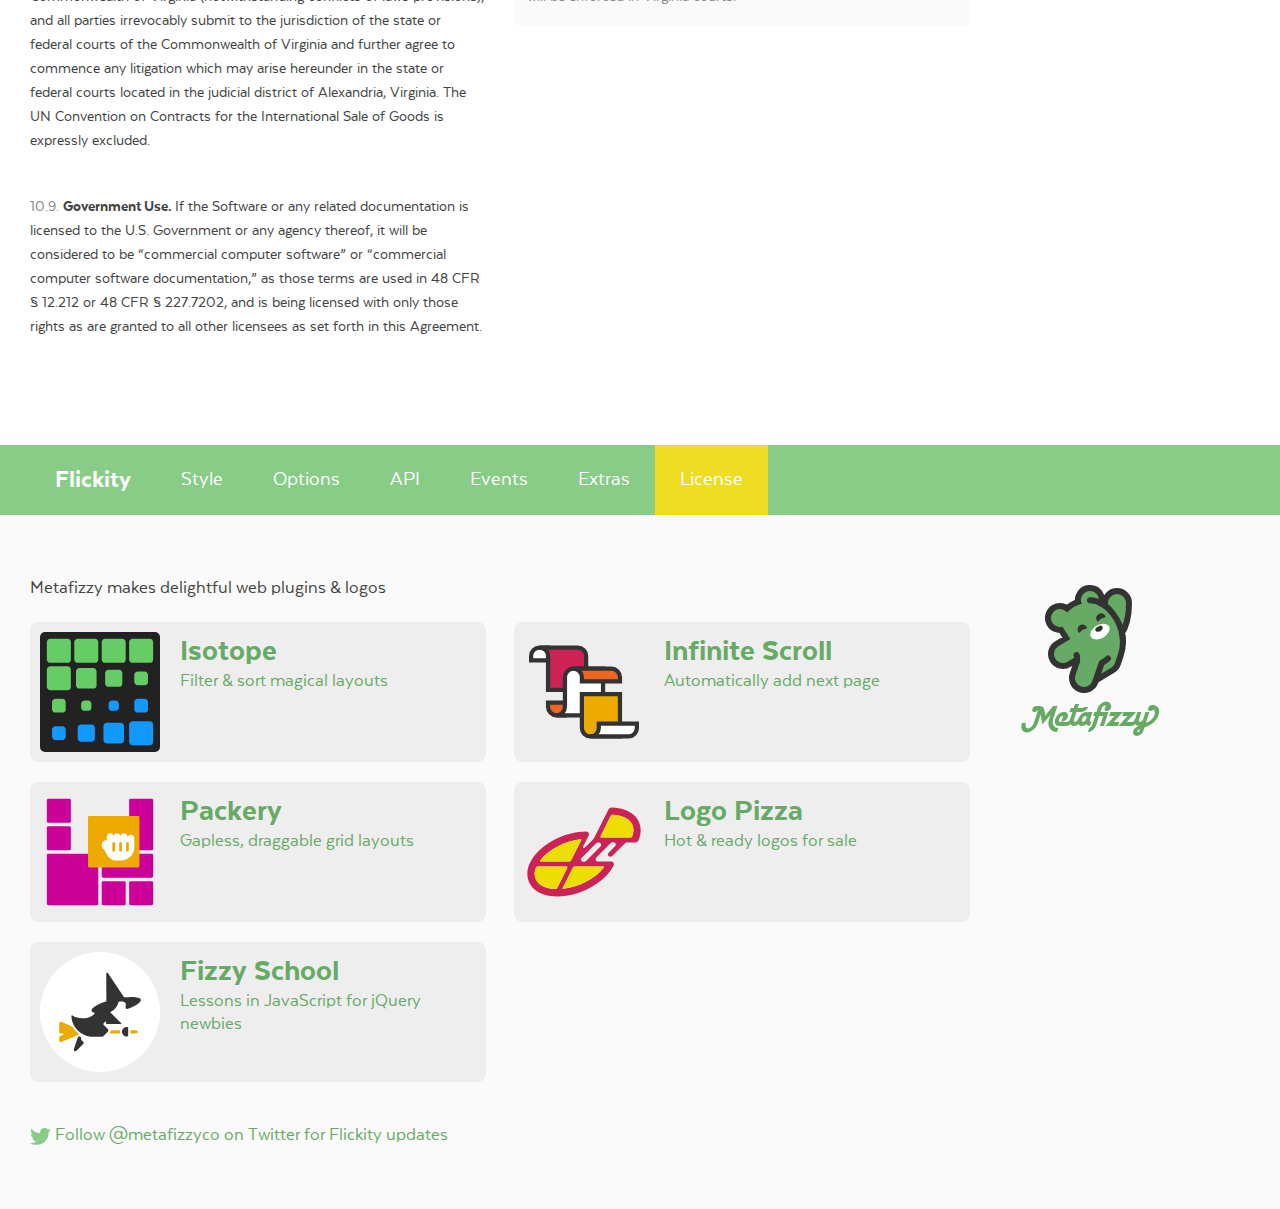
<file: flickity-docs/license.html>
<!doctype html>
<html lang="en" class="export">
<head>
  <meta charset="utf-8">
  <meta name="description" content="Touch, responsive, flickable carousels">
  <meta name="viewport" content="width=device-width">

  <title>Flickity &#xB7; License</title>

    <link rel="stylesheet" href="css/flickity-docs.css?6" media="screen">

  <meta name="twitter:card" content="summary">
  <meta name="twitter:site" content="@metafizzyco">
  <meta name="twitter:url" content="https://flickity.metafizzy.co/license.html">
  <meta name="twitter:title" content="Flickity License">
  <meta name="twitter:description" content="Touch, responsive, flickable carousels">

</head>
<body class="page--license">


<nav class="site-nav">
  <div class="container">
    <ul class="site-nav__list">
      <li class="site-nav__item site-nav__item--homepage"><a href=".">Flickity</a></li>
      <li class="site-nav__item site-nav__item--style"><a href="style.html">Style</a></li>
      <li class="site-nav__item site-nav__item--options"><a href="options.html">Options</a></li>
      <li class="site-nav__item site-nav__item--api"><a href="api.html">API</a></li>
      <li class="site-nav__item site-nav__item--events"><a href="events.html">Events</a></li>
      <li class="site-nav__item site-nav__item--extras"><a href="extras.html">Extras</a></li>
      <li class="site-nav__item site-nav__item--license"><a href="license.html">License</a></li>
    </ul>
  </div>
</nav>


<div class="main">
  <div class="container">
      <h1 class="page-title">License</h1>


    <ul class="page-nav" data-js="page-nav">
<li class="page-nav__item page-nav__item--h2"><a href="#flickity-licenses">Flickity licenses</a></li>
<li class="page-nav__item page-nav__item--h3"><a href="#open-source-license">Open source license</a></li>
<li class="page-nav__item page-nav__item--h3"><a href="#commercial-license">Commercial license</a></li>
<li class="page-nav__item page-nav__item--h3"><a href="#purchasing-a-commercial-license">Purchasing a commercial license</a></li>
<li class="page-nav__item page-nav__item--h3"><a href="#commercial-oem-license">Commercial OEM license</a></li>
<li class="page-nav__item page-nav__item--h2"><a href="#flickity-commercial-license-agreement">Flickity Commercial License&#xA0;Agreement</a></li>
<li class="page-nav__item page-nav__item--h3"><a href="#definitions">Definitions</a></li>
<li class="page-nav__item page-nav__item--h3"><a href="#commercial-license-grant">Commercial license grant</a></li>
<li class="page-nav__item page-nav__item--h3"><a href="#ownership">Ownership</a></li>
<li class="page-nav__item page-nav__item--h3"><a href="#prohibited-uses">Prohibited Uses</a></li>
<li class="page-nav__item page-nav__item--h3"><a href="#termination">Termination</a></li>
<li class="page-nav__item page-nav__item--h3"><a href="#disclaimer-of-warranties">Disclaimer of Warranties</a></li>
<li class="page-nav__item page-nav__item--h3"><a href="#limitation-of-liabilities">Limitation of Liabilities</a></li>
<li class="page-nav__item page-nav__item--h3"><a href="#indemnification">Indemnification</a></li>
<li class="page-nav__item page-nav__item--h3"><a href="#payment-and-taxes">Payment and Taxes</a></li>
<li class="page-nav__item page-nav__item--h3"><a href="#miscellaneous">Miscellaneous</a></li>
</ul>


<h2 id="flickity-licenses">Flickity licenses</h2>

<p>Flickity has three kinds of licenses: open-source, commercial, and OEM.</p>


<h3 id="open-source-license">Open source license</h3>

<p>The open source license is designed for you to use Flickity to build open source and personal projects. The Flickity open source license is <a href="https://www.gnu.org/licenses/gpl-3.0.html">GPLv3</a>. The GPLv3 has many terms, but the most important is how <a href="https://www.gnu.org/licenses/gpl-3.0.html#section5">it is <em>sticky</em> when you distribute your work publicly</a>. From the <a href="https://www.gnu.org/licenses/gpl-faq.html#GPLRequireSourcePostedPublic">GPL FAQ</a>:</p>

<blockquote>
  <p>If you release the modified version to the public in some way, the GPL requires you to make the modified source code available to the program&apos;s users, under the GPL.</p>
</blockquote>

<p>Releasing your project that uses Flickity under the GPLv3, in turn, requires your project to be licensed under the GPLv3. If you are okay with this, feel free to use Flickity under the GPLv3, without purchasing a commercial license.</p>


<h3 id="commercial-license">Commercial license</h3>

<p>The commercial license is designed to for you to use Flickity in commercial products and applications, without the provisions of the GPLv3. With the commercial license, your code is kept propietary, to yourself. If you want to use Flickity to develop commercial sites, themes, projects, and applications, the commercial license is the appropriate license.</p>


<h3 id="purchasing-a-commercial-license">Purchasing a commercial license</h3>

<p>Purchasing takes a minute. Our purchasing form accepts credit cards or PayPal. Once purchased, you&#x2019;ll receive a commercial license PDF and you will be all set to use Flickity in your commercial applications. With the purchase of a commercial license:</p>

<ul>
  <li>You may use Flickity in as many commercial applications you like.</li>
  <li>You may use Flickity in your own commercial applications and products. For example: premium WordPress, Tumblr, or other CMS themes, plugins and templates.</li>
  <li>Customers and users of your products do not need to purchase their own license &#x2014; so long as they are not developing their own commercial products with Flickity.</li>
</ul>

<p>Commercial Licenses are priced per team member. A team member is someone on your team working on a project that uses Flickity.</p>

<div class="duo">
  <div class="duo__cell duo__cell--license-option">
    <p>The <strong>Flickity Commercial Developer License</strong> is for individual developers. Each individual developer or team member needs to purchase a separate license.</p>
  </div>
  <div class="duo__cell">
      <a class="buy-button" href="https://gum.co/flickity-dev">
        <span class="buy-button__project">Flickity Commercial</span>
        <span class="buy-button__title">Developer</span>
        <span class="buy-button__license">License</span>
        <span class="buy-button__for">for 1 developer</span>
        <span class="buy-button__price">
          <span class="buy-button__price__dollar">$</span><span class="buy-button__price__value">25</span>
        </span>
      </a>
  </div>
</div>

<div class="duo">
  <div class="duo__cell duo__cell--license-option">
    <p>The <strong>Flickity Commercial Team License</strong> is for up to 8 team members.</p>
  </div>
  <div class="duo__cell">
      <a class="buy-button" href="https://gum.co/flickity-team">
        <span class="buy-button__project">Flickity Commercial</span>
        <span class="buy-button__title">Team</span>
        <span class="buy-button__license">License</span>
        <span class="buy-button__for">for up to 8 developers</span>
        <span class="buy-button__price">
          <span class="buy-button__price__dollar">$</span><span class="buy-button__price__value">110</span>
        </span>
      </a>
  </div>
</div>

<div class="duo">
  <div class="duo__cell duo__cell--license-option">
    <p>The <strong>Flickity Commercial Organization License</strong> is for an unlimited number of team members. This license covers the entire team no matter how many people are working on it.</p>
  </div>
  <div class="duo__cell">
      <a class="buy-button" href="https://gum.co/flickity-org">
        <span class="buy-button__project">Flickity Commercial</span>
        <span class="buy-button__title">Organization</span>
        <span class="buy-button__license">License</span>
        <span class="buy-button__for">for Unlimited developers</span>
        <span class="buy-button__price">
          <span class="buy-button__price__dollar">$</span><span class="buy-button__price__value">320</span>
        </span>
      </a>
  </div>
</div>

<p>Read the <a href="#flickity-commercial-license-agreement">Flickity Commercial License Agreement</a> below for complete terms and details.</p>

<p>For any questions about licensing, contact us <a href="mailto:licensing@metafizzy.co">licensing@metafizzy.co</a>.</p>


<h3 id="commercial-oem-license">Commercial OEM license</h3>

<p>If you want to include Flickity as part of a commercial interface builder, SDK, or toolkit, choose the Commercial OEM license. Commercial OEM licenses are customized for each customer. Contact <a href="mailto:licensing@metafizzy.co">licensing@metafizzy.co</a>.</p>


<div class="commercial-license-agreement" data-js="commercial-license-agreement">

  <h2 id="flickity-commercial-license-agreement">Flickity Commercial License&#xA0;Agreement</h2>

  <div class="call-out call-out--chill">
    <p>Below are the official Flickity Commercial License terms, as well as a <em>plain English</em> summary of the terms. These summaries are provided for your convenience, but are not binding; your use of Flickity is governed by the full license terms.</p>
  </div>

  <p>Select Commercial License.</p>

  <div class="button-group button-row">
    <button class="button button--developer is-selected" data-license-option="developer">Developer</button>
    <button class="button button--team" data-license-option="team">Team</button>
    <button class="button button--organization" data-license-option="organization">Organization</button>
  </div>

  <div class="duo duo--legal duo--legal--first">
    <div class="duo__cell duo--legal__official">
      <p id="agreement-p1">This Software License Agreement (the &#x201C;<strong>Agreement</strong>&#x201D;) is between Metafizzy LLC (&#x201C;<strong>Metafizzy</strong>&#x201D;) and <strong>You</strong> (including your agents and affiliates), a commercial licensee of Metafizzy&apos;s software. If you have not purchased a Flickity commercial license from Metafizzy, these terms do not apply to you, and your use of the Metafizzy software is instead governed by the <a href="https://www.gnu.org/licenses/gpl-3.0.html">GNU General Public License, version 3</a>.</p>
    </div>
    <div class="duo__cell duo--legal__plain">
      <p>Purchasing a Flickity Commercial <span data-license-property="title"></span> License applies this Agreement to you. Otherwise, you may use Flickity under the GPLv3.</p>
    </div>
  </div>

  <h3 id="definitions">Definitions</h3>

  <ol class="cla__definitions-list">
    <li>&#x201C;<strong>Application</strong>&#x201D; means any software, application, or elements that Your Licensed Developers develop using the Software or Modifications in accordance with this Agreement.</li>
    <li>&#x201C;<strong>End User</strong>&#x201D; means an end user of Your Application who acquires a license to such solely for their own use and not for distribution, resale, user interface design, or software development purposes.</li>
    <li>&#x201C;<strong>Licensed Developer</strong>&#x201D; shall mean an individual person permitted to use the Software and make Modifications for your Applications, whether such person is Your employee or a consultant or contractor providing services to You. </li>
    <li>&#x201C;<strong>Modification</strong>&#x201D; means any revision, adaptation, or derivative of the Software produced by You.</li>
    <li>The &#x201C;<strong>Software</strong>&#x201D; means Flickity version 2.</li>
  </ol>

  <h3 id="commercial-license-grant">Commercial license grant</h3>

  <div class="duo duo--legal duo--legal--first">
    <div class="duo__cell duo--legal__official">
      <p id="grant-p1" class="cla__part">Subject to the terms of this Agreement, Metafizzy grants to You a revocable, non-exclusive, non-transferable license: (i) for <span data-license-property="for-official">one (1) Licensed Developer</span> to use the Software to create Modifications and Applications; (ii) for You to distribute the Software and/or Modifications to an unlimited number of End Users solely as integrated into the Applications; and (iii) for End Users to use the Software as incorporated into Your Applications in accordance with the terms of this Agreement.</p>
    </div>
    <div class="duo__cell duo--legal__plain">
      <p>This license grants you <span data-license-property="for-plain">one individual Developer</span> to use Flickity for an unlimited amount of Applications. It is not exclusive &#x2014; others companies and developers can use Flickity &#x2014; and is non-transferable &#x2014; you cannot transfer this license to another company.</p>
    </div>
  </div>

  <div class="duo duo--legal">
    <div class="duo__cell duo--legal__official">
      <p id="grant-p2" class="cla__part">You are entitled to receive all updates to the major version of the Software licensed by you, as well as any later version of the Software that Metafizzy, in writing, explicitly authorizes you to use. (For illustration purposes only, if you purchased a license for version 2.0, this licenses authorizes you to use version 2.9, but not 3.0.) Metafizzy makes no representation that any update will be compatible with your Application.</p>
    </div>
    <div class="duo__cell duo--legal__plain">
      <p>You can use this license with Flickity versions 2.x.x, as well as later versions if we authorize. Later versions of Flickity may not be compatible with your Application.</p>
    </div>
  </div>

  <h3 id="ownership">Ownership</h3>

  <div class="duo duo--legal duo--legal--first">
    <div class="duo__cell duo--legal__official">
      <p id="ownership-p1" class="cla__part">This is a license agreement and not an agreement for sale. Metafizzy reserves ownership of all intellectual property rights inherent in or relating to the Software and corresponding source code, which include all copyright, patent rights, all rights in relation to registered and unregistered trademarks (including service marks), confidential information (including trade secrets and know-how) and all rights other than those expressly granted by this Agreement.</p>
    </div>
    <div class="duo__cell duo--legal__plain">
      <p>This license is for use of Flickity, not ownership of its intellectual property. Metafizzy continues to own Flickity.</p>
    </div>
  </div>

  <div class="duo duo--legal">
    <div class="duo__cell duo--legal__official">
      <p id="ownership-p2" class="cla__part">You must not remove, obscure or interfere with any copyright, acknowledgment, attribution, trademark, warning or disclaimer statement affixed to, incorporated in or otherwise applied in connection with the Software. Notwithstanding the above, you are permitted to produce, use, and distribute compressed or &#x201C;minified&#x201D; copies of the Software that do not bear the notices contained in the Software&#x2019;s source code, so long as you otherwise comply with the terms of this license.</p>
    </div>
    <div class="duo__cell duo--legal__plain">
      <p>When you distribute your work with Flickity, do not remove or change any disclaimers from the source files. You can however minify the source files, which may remove or change the disclaimers.</p>
    </div>
  </div>

  <h3 id="prohibited-uses">Prohibited Uses</h3>

  <div class="duo duo--legal duo--legal--first">
    <div class="duo__cell duo--legal__official">
      <p id="prohibited-p1" class="cla__part">Your Application must have substantially different functionality than, and must not compete directly with, the Software.</p>
    </div>
    <div class="duo__cell duo--legal__plain">
      <p>You cannot create something very similar to Flickity, like a super-Flickity. Make something unique.</p>
    </div>
  </div>

  <div class="duo duo--legal">
    <div class="duo__cell duo--legal__official">
      <p id="prohibited-p2" class="cla__part">You may not distribute the Software or Modifications except as included within Your Application.</p> 
      <p id="prohibited-p3" class="cla__part">If You produce an Application for a customer, You are responsible for ensuring that your customer does not make use of the Software except with Applications licensed herein.</p>
    </div>
    <div class="duo__cell duo--legal__plain">
      <p>Do not re-package Flickity unless it&#x2019;s part of your Application.</p>
      <p>Likewise, your customer should be using Flickity as part of your Application.</p>
    </div>
  </div>

  <div class="duo duo--legal">
    <div class="duo__cell duo--legal__official">
      <p id="prohibited-p4" class="cla__part">Your Application must not enable End Users to produce separate applications that incorporate the Software or Modifications. For example, if Your Application is a development toolkit or library, an application builder, a website builder that can be used to incorporate the Software into a new Application, You must obtain a separate OEM license from Metafizzy.</p>
    </div>
    <div class="duo__cell duo--legal__plain">
      <p>You need to purchase a Commercial OEM License if you are creating an interface builder, SDK, or something that produces copies that each use Flickity.</p>
    </div>
  </div>

  <h3 id="termination">Termination</h3>

  <div class="duo duo--legal  duo--legal--first">
    <div class="duo__cell duo--legal__official">
      <p id="termination-p1" class="cla__part">This Agreement and the license granted hereunder shall continue until terminated in accordance with this Section. Unless otherwise specified in this Agreement, the license shall last as long as Your use of the Software is in compliance with the terms herein. </p>
    </div>
    <div class="duo__cell duo--legal__plain">
      <p>This Agreement applies for as long as you use Flickity.</p>
    </div>
  </div>

  <div class="duo duo--legal">
    <div class="duo__cell duo--legal__official">
      <p id="termination-p2" class="cla__part">Metafizzy shall have the right to terminate this Agreement and the license granted hereunder immediately if You breach any of the material terms of this Agreement, and You fail to cure such material breach within thirty (30) days of receipt of notice from Metafizzy. Upon termination of this Agreement, all licenses granted to You in this Agreement shall terminate automatically and You shall immediately cease use and distribution of the Software.</p>
    </div>
    <div class="duo__cell duo--legal__plain">
      <p>We can end this Agreement if you breach any terms, and do not resolve the breach after 30 days after notice from Metafizzy. After termination, you must stop using and distributing Flickity.</p>
    </div>
  </div>

  <div class="duo duo--legal">
    <div class="duo__cell duo--legal__official">
      <p id="termination-p3" class="cla__part">Upon termination of this Agreement, You must cease all use of the Software. If, prior to your breach of this Agreement, you delivered Applications incorporating the Software to Your End Users, those End Users&#x2019; licenses shall survive termination.</p>
    </div>
    <div class="duo__cell duo--legal__plain">
      <p>After termination, your end users may continue to use Flickity in products that have already been distributed to them.</p>
    </div>
  </div>

  <h3 id="disclaimer-of-warranties">Disclaimer of Warranties</h3>

  <div class="duo duo--legal duo--legal--first">
    <div class="duo__cell duo--legal__official">
      <p class="cla__part">TO THE EXTENT PERMITTED BY LAW, METAFIZZY DISCLAIMS ALL WARRANTIES AND CONDITIONS, EITHER EXPRESS OR IMPLIED, INCLUDING, BUT NOT LIMITED TO, IMPLIED WARRANTIES OF MERCHANTABILITY, FITNESS FOR A PARTICULAR PURPOSE, TITLE AND NON-INFRINGEMENT, WITH REGARD TO THE SOFTWARE. WE DO NOT GUARANTEE THAT THE OPERATION OF THE SOFTWARE OR YOUR APPLICATION WILL BE UNINTERRUPTED OR ERROR-FREE, AND YOU ACKNOWLEDGE THAT IT IS NOT TECHNICALLY PRACTICABLE FOR US TO DO SO.</p>
    </div>
    <div class="duo__cell duo--legal__plain">
      <p>We do not claim any warranties or guarantees with using Flickity. There may be bugs.</p>
    </div>
  </div>

  <h3 id="limitation-of-liabilities">Limitation of Liabilities</h3>

  <div class="duo duo--legal duo--legal--first">
    <div class="duo__cell duo--legal__official">
      <p class="cla__part">TO THE EXTENT PERMITTED BY LAW, IN NO EVENT SHALL METAFIZZY BE LIABLE UNDER ANY LEGAL OR EQUITABLE THEORY FOR ANY SPECIAL, INCIDENTAL, INDIRECT OR CONSEQUENTIAL DAMAGES WHATSOEVER (INCLUDING, WITHOUT LIMITATION, DAMAGES FOR LOSS OF BUSINESS PROFITS, BUSINESS INTERRUPTION, LOSS OF BUSINESS INFORMATION, OR ANY OTHER PECUNIARY LAW) ARISING OUT OF THE USE OF OR INABILITY TO USE THE SOFTWARE OR THE CODE IT PRODUCES OR ANY OTHER SUBJECT MATTER RELATING TO THIS AGREEMENT, EVEN IF METAFIZZY HAS BEEN ADVISED OF THE POSSIBILITY OF SUCH DAMAGES. IN ANY CASE, METAFIZZY&#x2019;S ENTIRE LIABILITY WITH RESPECT TO ANY SUBJECT MATTER RELATING TO THIS AGREEMENT SHALL BE LIMITED TO THE GREATER OF: (I) THE AMOUNT ACTUALLY PAID BY YOU FOR THE LICENSE, OR (II) FIVE HUNDRED DOLLARS ($500).</p>
    </div>
    <div class="duo__cell duo--legal__plain">
      <p>We aren&#x2019;t liable if your business is harmed or you lose money as
  result of using Flickity.</p>
    </div>
  </div>

  <h3 id="indemnification">Indemnification</h3>

  <div class="duo duo--legal duo--legal--first">
    <div class="duo__cell duo--legal__official">
      <p class="cla__part">While redistributing the Software or Modifications thereof as part of Your Application, You may choose to offer acceptance of support, warranty, indemnity, or other liability obligations and/or rights consistent with this Agreement. However, in accepting such obligations, You may act only on Your own behalf and on Your sole responsibility, and not on Metafizzy&#x2019;s behalf. </p>
    </div>
    <div class="duo__cell duo--legal__plain">
      <p>While distributing Flickity to your end users, you can offer them support for Flickity, but only on your own behalf. That is your responsibility and not ours.</p>
    </div>
  </div>

  <div class="duo duo--legal">
    <div class="duo__cell duo--legal__official">
      <p class="cla__part">You agree to indemnify, hold harmless, and defend Metafizzy and its owners, officers, agents, and affiliates from and against any and all claims, lawsuits and proceedings (collectively &#x201C;Claims&#x201D;), and all expenses, costs (including attorney&apos;s fees), judgments, damages and other liabilities resulting from such Claims, that arise or result from: (i) Your use of the Software in violation of this Agreement; (ii) the use or distribution of Your Application, except to the extent such claim is based solely on the inclusion of the Software therein; (iii) Your Modification of the Software&#x2019;s source code; or (iv) Your accepting support, warranty, indemnity, or additional liability as described in Section 8.1.</p>
    </div>
    <div class="duo__cell duo--legal__plain">
      <p>If someone sues Metafizzy as a result of your use of Flickity, you are responsible for any resulting cost to Metafizzy.</p>
    </div>
  </div>

  <h3 id="payment-and-taxes">Payment and Taxes</h3>

  <div class="duo duo--legal duo--legal--first">
    <div class="duo__cell duo--legal__official">
      <p class="cla__part">All payments under this Agreement are due to Metafizzy upon Your purchase of a license to the Software.</p>
    </div>
    <div class="duo__cell duo--legal__plain">
    </div>
  </div>

  <div class="duo duo--legal">
    <div class="duo__cell duo--legal__official">
      <p class="cla__part">Each party shall be responsible for all taxes (including, but not limited to, taxes based upon its income) or levies imposed on it under applicable laws, regulations and tax treaties as a result of this Agreement and any payments made hereunder (including those required to be withheld or deducted from payments); provided that You shall be responsible for any value added tax, use tax, sales tax, or similar tax,  and shall pay or reimburse Metafizzy for the same upon invoice. Each party shall furnish evidence of such paid taxes as is sufficient to enable the other party to obtain any credits available to it, including original tax withholding certificates.</p>
    </div>
    <div class="duo__cell duo--legal__plain">
      <p>We are each responsible for any taxes that we owe as a result of this agreement.</p>
    </div>
  </div>

  <h3 id="miscellaneous">Miscellaneous</h3>

  <div class="duo duo--legal duo--legal--first">
    <div class="duo__cell duo--legal__official">
      <p class="cla__part"><strong>Software Updates and Upgrades.</strong> The license granted herein applies only to the version of the Software available when purchased in connection with the terms of this Agreement, and to any updates and/or upgrades to which You may be entitled. Any previous or subsequent license granted to You for use of the Software shall be governed by the terms and conditions of the agreement entered in connection with purchase or download of that version of the Software.</p>
    </div>
    <div class="duo__cell duo--legal__plain">
      <p>This license applies to Flickity v2. Previous licenses still apply if you have used a previous version with a different license.</p>
    </div>
  </div>

  <div class="duo duo--legal">
    <div class="duo__cell duo--legal__official">
      <p class="cla__part"><strong>Survival.</strong> The provisions of sections 4 through 10 will survive termination of this Agreement.</p>
    </div>
    <div class="duo__cell duo--legal__plain">
    </div>
  </div>

  <div class="duo duo--legal">
    <div class="duo__cell duo--legal__official">
      <p class="cla__part"><strong>Compliance with Applicable Laws.</strong> You agree that You will comply with all applicable laws and regulations with respect to the Software, including without limitation all export control laws and regulations.</p>
    </div>
    <div class="duo__cell duo--legal__plain">
    </div>
  </div>

  <div class="duo duo--legal">
    <div class="duo__cell duo--legal__official">
      <p class="cla__part"><strong>Assignment.</strong> This Agreement may be assigned by Metafizzy in whole or in part and will inure to the benefit of Metafizzy&#x2019;s successors and assigns. You may not assign or transfer this Agreement without Metafizzy&#x2019;s prior written consent. Notwithstanding the foregoing, however, if You transfer ownership of an Application to a customer for which it was developed, You may assign this Agreement to that customer (the &#x201C;Assignee&#x201D;) provided: (i) You provide written notice to Metafizzy prior to the effective date of such assignment; and (ii) there is a written agreement, wherein the Assignee accepts the terms of this Agreement.</p>
    </div>
    <div class="duo__cell duo--legal__plain">
      <p>You may assign this license to a customer, or another company or organization, so long as you get our written permission.</p>
    </div>
  </div>

  <div class="duo duo--legal">
    <div class="duo__cell duo--legal__official">
      <p class="cla__part"><strong>Entire Agreement.</strong> The terms and conditions stated herein set forth the entire agreement of the parties and replace and supersede all other contracts, agreements, and understandings, written or oral, relating to the subject matter hereof.</p>
    </div>
    <div class="duo__cell duo--legal__plain">
      <p>Your use of Flickity is governed only by this agreement.</p>
    </div>
  </div>

  <div class="duo duo--legal">
    <div class="duo__cell duo--legal__official">
      <p class="cla__part"><strong>Severability.</strong> In the event that any portion of this Agreement is held to be unenforceable, such portions shall not limit or otherwise modify or affect any other portion of this Agreement.</p>
    </div>
    <div class="duo__cell duo--legal__plain">
      <p>If there is a problem with any part of this agreement, the rest of the agreement will remain in place.</p>
    </div>
  </div>

  <div class="duo duo--legal">
    <div class="duo__cell duo--legal__official">
      <p class="cla__part"><strong>Modification; Waiver.</strong> This Agreement cannot be amended except by a written instrument executed by each of the parties. The failure of either party to enforce any provision of this Agreement may not be deemed a waiver of that or any other provision of this Agreement.</p>
    </div>
    <div class="duo__cell duo--legal__plain">
      <p>No changes to this Agreement, unless we confirm it in writing. All of these terms remain enforceable even if we don&apos;t enforce them at every opportunity.</p>
    </div>
  </div>

  <div class="duo duo--legal">
    <div class="duo__cell duo--legal__official">
      <p class="cla__part"><strong>Governing Law.</strong> This Agreement is governed by the laws of the Commonwealth of Virginia (notwithstanding conflicts of laws provisions), and all parties irrevocably submit to the jurisdiction of the state or federal courts of the Commonwealth of Virginia and further agree to commence any litigation which may arise hereunder in the state or federal courts located in the judicial district of Alexandria, Virginia. The UN Convention on Contracts for the International Sale of Goods is expressly excluded.</p>
    </div>
    <div class="duo__cell duo--legal__plain">
      <p>This agreement is governed by Virginia State laws and, if necessary, will be enforced in Virginia courts.</p>
    </div>
  </div>

  <div class="duo duo--legal">
    <div class="duo__cell duo--legal__official">
      <p class="cla__part"><strong>Government Use.</strong> If the Software or any related documentation is licensed to the U.S. Government or any agency thereof, it will be considered to be &#x201C;commercial computer software&#x201D; or &#x201C;commercial computer software documentation,&#x201D; as those terms are used in 48 CFR &#xA7; 12.212 or 48 CFR &#xA7; 227.7202, and is being licensed with only those rights as are granted to all other licensees as set forth in this Agreement.</p>
    </div>
    <div class="duo__cell duo--legal__plain">
    </div>
  </div>

</div> 

  </div>
</div>

<nav class="site-nav">
  <div class="container">
    <ul class="site-nav__list">
      <li class="site-nav__item site-nav__item--homepage"><a href=".">Flickity</a></li>
      <li class="site-nav__item site-nav__item--style"><a href="style.html">Style</a></li>
      <li class="site-nav__item site-nav__item--options"><a href="options.html">Options</a></li>
      <li class="site-nav__item site-nav__item--api"><a href="api.html">API</a></li>
      <li class="site-nav__item site-nav__item--events"><a href="events.html">Events</a></li>
      <li class="site-nav__item site-nav__item--extras"><a href="extras.html">Extras</a></li>
      <li class="site-nav__item site-nav__item--license"><a href="license.html">License</a></li>
    </ul>
  </div>
</nav>

<footer class="site-footer">

  <div class="container">

    <p class="site-footer__copy">Metafizzy makes delightful web plugins &amp; logos</p>

    <div class="showcase">
    
      <ul class="showcase-item-list">
          <li class="showcase-item">
            <a class="showcase-item__link" href="https://isotope.metafizzy.co">
              <div class="showcase-item__image">
                  <svg class="isotope-illo" xmlns="http://www.w3.org/2000/svg" viewbox="0 0 350 350" width="100" height="100">
                    <path class="isotope-illo__color1" fill="#6C6" d="M80 170H30c-6 0-10-5-10-10v-50c0-6 5-10 10-10h50c6 0 10 5 10 10v50C90 166 86 170 80 170z"/>
                    <path class="isotope-illo__color1" fill="#6C6" d="M80 90H30c-6 0-10-5-10-10V30c0-6 5-10 10-10h50c6 0 10 5 10 10v50C90 86 86 90 80 90z"/>
                    <path class="isotope-illo__color1" fill="#6C6" d="M160 90h-50c-6 0-10-5-10-10V30c0-6 5-10 10-10h50c6 0 10 5 10 10v50C170 86 166 90 160 90z"/>
                    <path class="isotope-illo__color1" fill="#6C6" d="M240 90h-50c-6 0-10-5-10-10V30c0-6 5-10 10-10h50c6 0 10 5 10 10v50C250 86 246 90 240 90z"/>
                    <path class="isotope-illo__color1" fill="#6C6" d="M320 90h-50c-6 0-10-5-10-10V30c0-6 5-10 10-10h50c6 0 10 5 10 10v50C330 86 326 90 320 90z"/>
                    <path class="isotope-illo__color1" fill="#6C6" d="M155 165h-40c-6 0-10-5-10-10v-40c0-6 5-10 10-10h40c6 0 10 5 10 10v40 C165 161 161 165 155 165z"/>
                    <path class="isotope-illo__color1" fill="#6C6" d="M230 160h-30c-6 0-10-5-10-10v-30c0-6 5-10 10-10h30c6 0 10 5 10 10v30 C240 156 236 160 230 160z"/>
                    <path class="isotope-illo__color1" fill="#6C6" d="M305 155h-20c-6 0-10-5-10-10v-20c0-6 5-10 10-10h20c6 0 10 5 10 10v20 C315 151 311 155 305 155z"/>
                    <path class="isotope-illo__color1" fill="#6C6" d="M65 235H45c-6 0-10-5-10-10v-20c0-6 5-10 10-10h20c6 0 10 5 10 10v20C75 231 71 235 65 235z"/>
                    <path class="isotope-illo__color1" fill="#6C6" d="M140 230h-10c-6 0-10-5-10-10v-10c0-6 5-10 10-10h10c6 0 10 5 10 10v10 C150 226 146 230 140 230z"/>
                    <path class="isotope-illo__color2" fill="#19F" d="M305 235h-20c-6 0-10-5-10-10v-20c0-6 5-10 10-10h20c6 0 10 5 10 10v20 C315 231 311 235 305 235z"/>
                    <path class="isotope-illo__color2" fill="#19F" d="M65 315H45c-6 0-10-5-10-10v-20c0-6 5-10 10-10h20c6 0 10 5 10 10v20C75 311 71 315 65 315z"/>
                    <path class="isotope-illo__color2" fill="#19F" d="M150 320h-30c-6 0-10-5-10-10v-30c0-6 5-10 10-10h30c6 0 10 5 10 10v30 C160 316 156 320 150 320z"/>
                    <path class="isotope-illo__color2" fill="#19F" d="M220 230h-10c-6 0-10-5-10-10v-10c0-6 5-10 10-10h10c6 0 10 5 10 10v10 C230 226 226 230 220 230z"/>
                    <path class="isotope-illo__color2" fill="#19F" d="M235 325h-40c-6 0-10-5-10-10v-40c0-6 5-10 10-10h40c6 0 10 5 10 10v40 C245 321 241 325 235 325z"/>
                    <path class="isotope-illo__color2" fill="#19F" d="M320 330h-50c-6 0-10-5-10-10v-50c0-6 5-10 10-10h50c6 0 10 5 10 10v50 C330 326 326 330 320 330z"/>
                  </svg>
              </div>
              <div class="showcase-item__text">
                <h3 class="showcase-item__title">Isotope</h3>
                <p class="showcase-item__description">Filter &amp; sort magical layouts</p>
              </div>
            </a>
          </li>
    
          <li class="showcase-item">
            <a class="showcase-item__link" href="https://infinite-scroll.com">
              <div class="showcase-item__image">
                  <svg class="infinite-scroll-illo" xmlns="http://www.w3.org/2000/svg" viewbox="0 0 520 520" width="200" height="200">
                    <path class="infinite-scroll-illo__page infinite-scroll-illo__page--back" d="M90,110H10V90c0-22,18-40,40-40h40V110z"/>
                    <path class="infinite-scroll-illo__page infinite-scroll-illo__page--front1" d="M270,90L270,90c0-22-18-40-40-40h0H50h0c22,0,40,18,40,40v0v0v160h180V90z"/>
                    <path class="infinite-scroll-illo__page infinite-scroll-illo__page--front2" d="M170,330v-20H90v20v0c0,22,18,40,40,40h0h40V330z"/>
                    <path class="infinite-scroll-illo__page infinite-scroll-illo__page--back" d="M350,150H210c-22,0-40,18-40,40v140v0c0,22-18,40-40,40h0h220V150z"/>
                    <path class="infinite-scroll-illo__page infinite-scroll-illo__page--front3" d="M430,470V270H250v160c0,22,18,40,40,40H430z"/>
                    <path class="infinite-scroll-illo__page infinite-scroll-illo__page--front2" d="M250,190v20h180v-20c0-22-18-40-40-40H210h0C232,150,250,168,250,190L250,190z"/>
                    <path class="infinite-scroll-illo__page infinite-scroll-illo__page--back" d="M330,410v20v0c0,22-18,40-40,40h0h180c22,0,40-18,40-40v-20H330z"/>
                  </svg>
              </div>
              <div class="showcase-item__text">
                <h3 class="showcase-item__title">Infinite Scroll</h3>
                <p class="showcase-item__description">Automatically add next page</p>
              </div>
            </a>
          </li>
    
    
          <li class="showcase-item">
            <a class="showcase-item__link" href="https://packery.metafizzy.co">
              <div class="showcase-item__image">
                  <svg class="packery-illo" xmlns="http://www.w3.org/2000/svg" viewbox="0 0 700 700" width="100" height="100">
                    <path class="packery-illo__item" fill="#C09" d="M172 180H48c-4 0-8-4-8-8V48c0-4 4-8 8-8h124c4 0 8 4 8 8v124C180 176 176 180 172 180z"/>
                    <path class="packery-illo__item" fill="#C09" d="M172 340H48c-4 0-8-4-8-8V208c0-4 4-8 8-8h124c4 0 8 4 8 8v124C180 336 176 340 172 340z"/>
                    <path class="packery-illo__item" fill="#C09" d="M492 660H368c-4 0-8-4-8-8V528c0-4 4-8 8-8h124c4 0 8 4 8 8v124C500 656 496 660 492 660z"/>
                    <path class="packery-illo__item" fill="#C09" d="M652 660H528c-4 0-8-4-8-8V528c0-4 4-8 8-8h124c4 0 8 4 8 8v124C660 656 656 660 652 660z"/>
                    <path class="packery-illo__item" fill="#C09" d="M652 500H368c-4 0-8-4-8-8V368c0-4 4-8 8-8h284c4 0 8 4 8 8v124C660 496 656 500 652 500z"/>
                    <path class="packery-illo__item" fill="#C09" d="M332 660H48c-4 0-8-4-8-8V368c0-4 4-8 8-8h284c4 0 8 4 8 8v284C340 656 336 660 332 660z"/>
                    <path class="packery-illo__item" fill="#C09" d="M652 340H528c-4 0-8-4-8-8V48c0-4 4-8 8-8h124c4 0 8 4 8 8v284C660 336 656 340 652 340z"/>
                    <path class="packery-illo__draggie" fill="#EA0" d="M572 440H288c-4 0-8-4-8-8V148c0-4 4-8 8-8h284c4 0 8 4 8 8v284C580 436 576 440 572 440z"/>
                    <g>
                      <path class="packery-illo__hand" fill="white" d="M530 250c-11 0-20 9-20 20v-10c0-11-9-20-20-20s-20 9-20 20c0-11-9-20-20-20s-20 9-20 20c0-11-9-20-20-20
                        s-20 9-20 20v20c-17 0-30 13-30 30c0 11 6 20 14 25l19 35c10 18 30 30 51 30h28
                        c43 0 78-35 78-78V270C550 259 541 250 530 250z"/>
                      <line class="packery-illo__hand-line" stroke="#EA0" fill="none" stroke-width="16" stroke-linecap="round" x1="430" y1="300" x2="430" y2="340"/>
                      <line class="packery-illo__hand-line" stroke="#EA0" fill="none" stroke-width="16" stroke-linecap="round" x1="470" y1="300" x2="470" y2="340"/>
                      <line class="packery-illo__hand-line" stroke="#EA0" fill="none" stroke-width="16" stroke-linecap="round" x1="510" y1="300" x2="510" y2="340"/>
                    </g>
                  </svg>
              </div>
              <div class="showcase-item__text">
                <h3 class="showcase-item__title">Packery</h3>
                <p class="showcase-item__description">Gapless, draggable grid layouts</p>
              </div>
            </a>
          </li>
    
          <li class="showcase-item">
            <a class="showcase-item__link" href="http://logo.pizza">
              <div class="showcase-item__image">
                  <svg class="logo-pizza-illo" xmlns="http://www.w3.org/2000/svg" viewbox="0 0 700 700" width="100" height="100">
                    <path class="logo-pizza-illo__outline" fill="#C25" d="M513 91c-9-0-17 5-21 12l-80 160c-3 5-6 10-11 15l-47 47
                      c-5 5-12-1-9-7l32-64c5-11-2-23-14-23h-0c-121 0-268 70-327 180
                      C-9 497 35 609 196 609c138 0 279-85 327-180v0c5-11-2-23-14-23h-77c-13 0-19-15-10-24
                      l81-81c5-5 11-8 18-8l0 0c13 0 19 15 10 24L494 354c-6 6-6 14 0 20c3 3 6 4 10 4
                      c4 0 7-1 10-4l80-80h53c9 0 17-5 21-13C707 190 656 97 513 91z M334 281l-59 117
                      c-2 5-7 8-13 8H97c-4 0-6-4-3-7c49-64 143-114 236-124C333 275 335 278 334 281z
                       M70 441c2-4 6-7 10-7h168c4 0 7 4 5 8l-59 118c-2 4-6 6-11 6
                      C106 565 38 521 70 441z M466 441c-49 64-143 114-236 124c-3 0-6-3-4-6l59-117
                      c2-5 7-8 13-8h166C466 434 468 438 466 441z M446 318l-81 81c-5 5-11 8-18 8l0 0
                      c-13 0-19-15-10-24l81-81c5-5 11-8 18-8l0 0C449 294 455 309 446 318z M447 258L506 139
                      c2-4 6-7 11-6c101 7 140 60 114 126c-2 4-6 7-10 7H452C448 266 445 262 447 258z"/>
                    <path class="logo-pizza-illo__slice" fill="#ED0" d="M334 281l-59 117c-2 5-7 8-13 8H97c-4 0-6-4-3-7
                      c49-64 143-114 236-124C333 275 335 278 334 281z"/>
                    <path class="logo-pizza-illo__slice" fill="#ED0" d="M70 441c2-4 6-7 10-7h168c4 0 7 4 5 8l-59 118c-2 4-6 6-11 6
                      C106 565 38 521 70 441z"/>
                    <path class="logo-pizza-illo__slice" fill="#ED0" d="M466 441c-49 64-143 114-236 124c-3 0-6-3-4-6l59-117
                      c2-5 7-8 13-8h166C466 434 468 438 466 441z"/>
                    <path class="logo-pizza-illo__slice" fill="#ED0" d="M447 258L506 139c2-4 6-7 11-6c101 7 140 60 114 126c-2 4-6 7-10 7H452
                      C448 266 445 262 447 258z"/>
                  </svg>
              </div>
              <div class="showcase-item__text">
                <h3 class="showcase-item__title">Logo Pizza</h3>
                <p class="showcase-item__description">Hot &amp; ready logos for sale</p>
              </div>
            </a>
          </li>
    
          <li class="showcase-item">
            <a class="showcase-item__link" href="http://fizzy.school">
              <div class="showcase-item__image">
                  <svg class="witchie-logo" xmlns="http://www.w3.org/2000/svg" viewbox="0 0 1000 1000" width="200" height="200">
                    <circle class="witchie-logo__moon" fill="white" cx="500" cy="500" r="500"/>
                    <path class="witchie-logo__broom" fill="#EA0" d="M582 675a35 35 0 0 0 8-20 3 3 0 0 1 3-2h71a3 3 0 0 1 3 3 59 59 0 0 0 0 20 3 3 0 0 1-3 3h-79A3 3 0 0 1 582 675Zm219 4a13 13 0 0 0 13-14c-1-7-7-12-14-12h-44a3 3 0 0 0-3 3v21a3 3 0 0 0 3 3ZM299 660a203 203 0 0 1-27-36 8 8 0 0 0-4-3L178 582a13 13 0 0 0-18 12v77a8 8 0 0 0 8 8h22a5 5 0 0 1 2 10L164 703a8 8 0 0 0-4 7v28a13 13 0 0 0 18 12l146-63a3 3 0 0 0 1-5A197 197 0 0 1 299 660Z"/>
                    <path class="witchie-logo__dress" fill="#333" d="M326 705h4a13 13 0 0 1 13 13v8a13 13 0 0 0 4 9l13 13a13 13 0 0 1 0 19l-56 56c-10 10-26-0-22-13L314 714A13 13 0 0 1 326 705Zm397-79c-27 0-47 26-37 54 3 7 11 16 17 19a42 42 0 0 0 19 5 38 38 0 0 0 7-1 8 8 0 0 0 6-8v-62a8 8 0 0 0-6-8 38 38 0 0 0-7-1M840 397c-3-15-33-23-77-23a521 521 0 0 0-59 4 5 5 0 0 1-5-2L567 177a8 8 0 0 0-7-4 8 8 0 0 0-8 8l1 227a5 5 0 0 1-4 5c-74 24-123 55-119 76 2 8 11 14 26 18a3 3 0 0 1 1 4l-11 11c-20 20-56 30-92 30-31 0-63-8-84-23a5 5 0 0 0-3-1 5 5 0 0 0-5 5c0 78 68 173 183 173h75a10 10 0 0 0 7-3l38-38a16 16 0 0 0 0-23l-34-34a10 10 0 0 1 0-14l15-15a3 3 0 0 1 5 2v15a5 5 0 0 0 5 5H674a4 4 0 0 0 3-7l-90-90a3 3 0 0 1 1-4c34-19 59-49 67-84a3 3 0 0 1 2-2c6-1 12-1 17-1 22 0 37 5 39 14 1 6 3 11 2 17-5 17 1 31 8 31a6 6 0 0 0 2-0C797 448 845 419 840 397Z"/>
                  </svg>
              </div>
              <div class="showcase-item__text">
                <h3 class="showcase-item__title">Fizzy School</h3>
                <p class="showcase-item__description">Lessons in JavaScript for jQuery newbies</p>
              </div>
            </a>
          </li>
    
      </ul> 
    
    </div>

    <p class="site-footer__copy">
      <a href="https://twitter.com/metafizzyco">
        <svg class="twitter-logo" xmlns="http://www.w3.org/2000/svg" viewbox="0 0 512 512" width="30" height="30">
          <path d="M512 97c-19 8-39 14-60 16 22-13 38-34 46-58-20 12-43 21-67 25-19-19-46-32-77-32-58 0-117 52-102 129-87-4-165-46-216-110-24 40-19 107 32 140-17 0-33-5-48-13v1c0 51 36 93 84 103-15 4-34 5-47 2 13 42 52 72 98 73-47 36-96 49-155 44 46 30 102 47 161 47 197 0 306-168 299-312 20-15 38-34 52-55z"/>
        </svg>
        Follow @metafizzyco on Twitter for Flickity updates
      </a>
    </p>

    <div class="mfzy-brand">
      <a class="mfzy-brand__link" href="https://metafizzy.co">
        <svg class="mfzy-logo" xmlns="http://www.w3.org/2000/svg" xmlns:xlink="http://www.w3.org/1999/xlink" viewbox="0 0 144 144" width="36" height="36">
          <title>Metafizzy logo</title>
          <defs>
            <path id="mfzy-logo__body" d="M 120 24 a 12 12 0 0 0-24 0 a 72 72 0 0 1 -1 11
              a 40 40 0 0 0 -13 -8.5 A 12 12 0 1 0 61.1 25.1 c -8 2 -14 6 -19.6 11.6 
              A 12 12 0 1 0 35.3 55.5 L 45.8 72.1 l -16 9.6 A 12 12 0 0 0 42.2 102.3
              L 58 92.8 a 20 20 0 0 1 -0.2 11.9 l -5.2 15.5 a 12 12 0 0 0 22.8 7.6
              l 1.1 -3.3 l 23.7 -14.2 a 12 12 0 0 0 5.2 -6.5 l 4 -12 A 50 50 0 0 0 111.9 76
              a 52 52 0 0 0 -1.6 -12.8 C 115 57 120 44 120 24Z"/>
            <path id="mfzy-logo__eye" d="M 0 6.5 a 6.5 6.5 0 0 1 13 0 c 0 3.5 -3 0.5 -6.5 0.5 s -6.5 3 -6.5 -0.5 Z"/>
            <clippath id="mfzy-logo__body-clip">
              <use xlink:href="#mfzy-logo__body"/>
            </clippath>
          </defs>
          <use class="mfzy-logo__body-outline" xlink:href="#mfzy-logo__body" fill="#333" stroke="#333" stroke-width="16"/>
          <use class="mfzy-logo__body-fill" xlink:href="#mfzy-logo__body"/>
          <g class="mfzy-logo__stripes" clip-path="url(#mfzy-logo__body-clip)">
            <rect fill="#E62" x="16" width="120" height="138"/>
            <path fill="#C25" d="M96 24L16 72V0h80v24z"/>
            <path fill="#EA0" d="M116 70L16 130v-26l95-57 5 23z"/>
            <path fill="#19F" d="M136 138H16v-8l120-72v80z"/>
          </g>
          <path class="mfzy-logo__cut-ins" stroke="#333" fill="none" stroke-linecap="round" stroke-linejoin="round" stroke-width="8" d="M 72 20.4 c 23 0 44 29 44 56
            M 54 103.4 a 16 16 0 0 0 0 -10
            M 96 98 c -2 2 -8 6 -8.5,6 l -8.4 25.1"/>
          <g transform="translate(53 57) rotate(-31)">
            <ellipse class="mfzy-logo__snout" cx="25" cy="21" rx="14" ry="9" fill="#FFF"/>
            <use class="mfzy-logo__feature" xlink:href="#mfzy-logo__eye" fill="#333"/>
            <use class="mfzy-logo__feature" xlink:href="#mfzy-logo__eye" fill="#333" transform="translate(29 0)"/>
            <path class="mfzy-logo__feature" d="M 28.6 14 a 3 3 0 0 1 1.3 5.6 l -2.6 1.2 a 3 3 0 0 1 -2.6 0
              l -2.6 -1.2 a 3 3 0 0 1 1.3 -5.6 Z" fill="#333"/>
          </g>
        </svg>
        <svg class="mfzy-wordmark" xmlns="http://www.w3.org/2000/svg" viewbox="0 0 280 80" fill="none" stroke="#333" width="140" height="40">
          <g transform="skewX(-18)">
            <path stroke-width="8" d="M38 20h6c4 0 7 2 9 6l9 18l12-24h2v22
            a20 22 0 0 0 20 22M48 22v28a12 15 0 0 1-24 0M98 44a6 6 0 0 0 0-12h-2
            a8 10 0 0 0 0 20h14a8 10 0 0 0 8-10M118 12v30a8 10 0 0 0 16 0M150 36
            q-4-4-8-4a8 10 0 1 0 8 10m0-14v14a8 10 0 0 0 8 10M184 20a9 9 0 0 0-18 0
            v34a8 10 0 0 1-8 10M158 32h24v24M190 32h18l-12 20h18M216 32h18l-12 20h18
            a8 10 0 0 0 8-10m0-14v14a8 10 0 0 0 16 0m0-14v38a6 6 0 0 1-12 0
            c0-12 32-8 32-32c0-10-6-16-15-16M108 24h24a6 6 0 0 0 6-6M102 38h-4"/>
            <g stroke-width="6">
              <circle cx="38" cy="22" r="3"/>
              <circle cx="182" cy="20" r="3"/>
              <circle cx="269" cy="20" r="3"/>
            </g>
          </g>
        </svg>
      </a>
    </div>

  </div>

</footer>

  <script src="js/flickity-docs.min.js?2"></script>


</body>
</html>
</file>
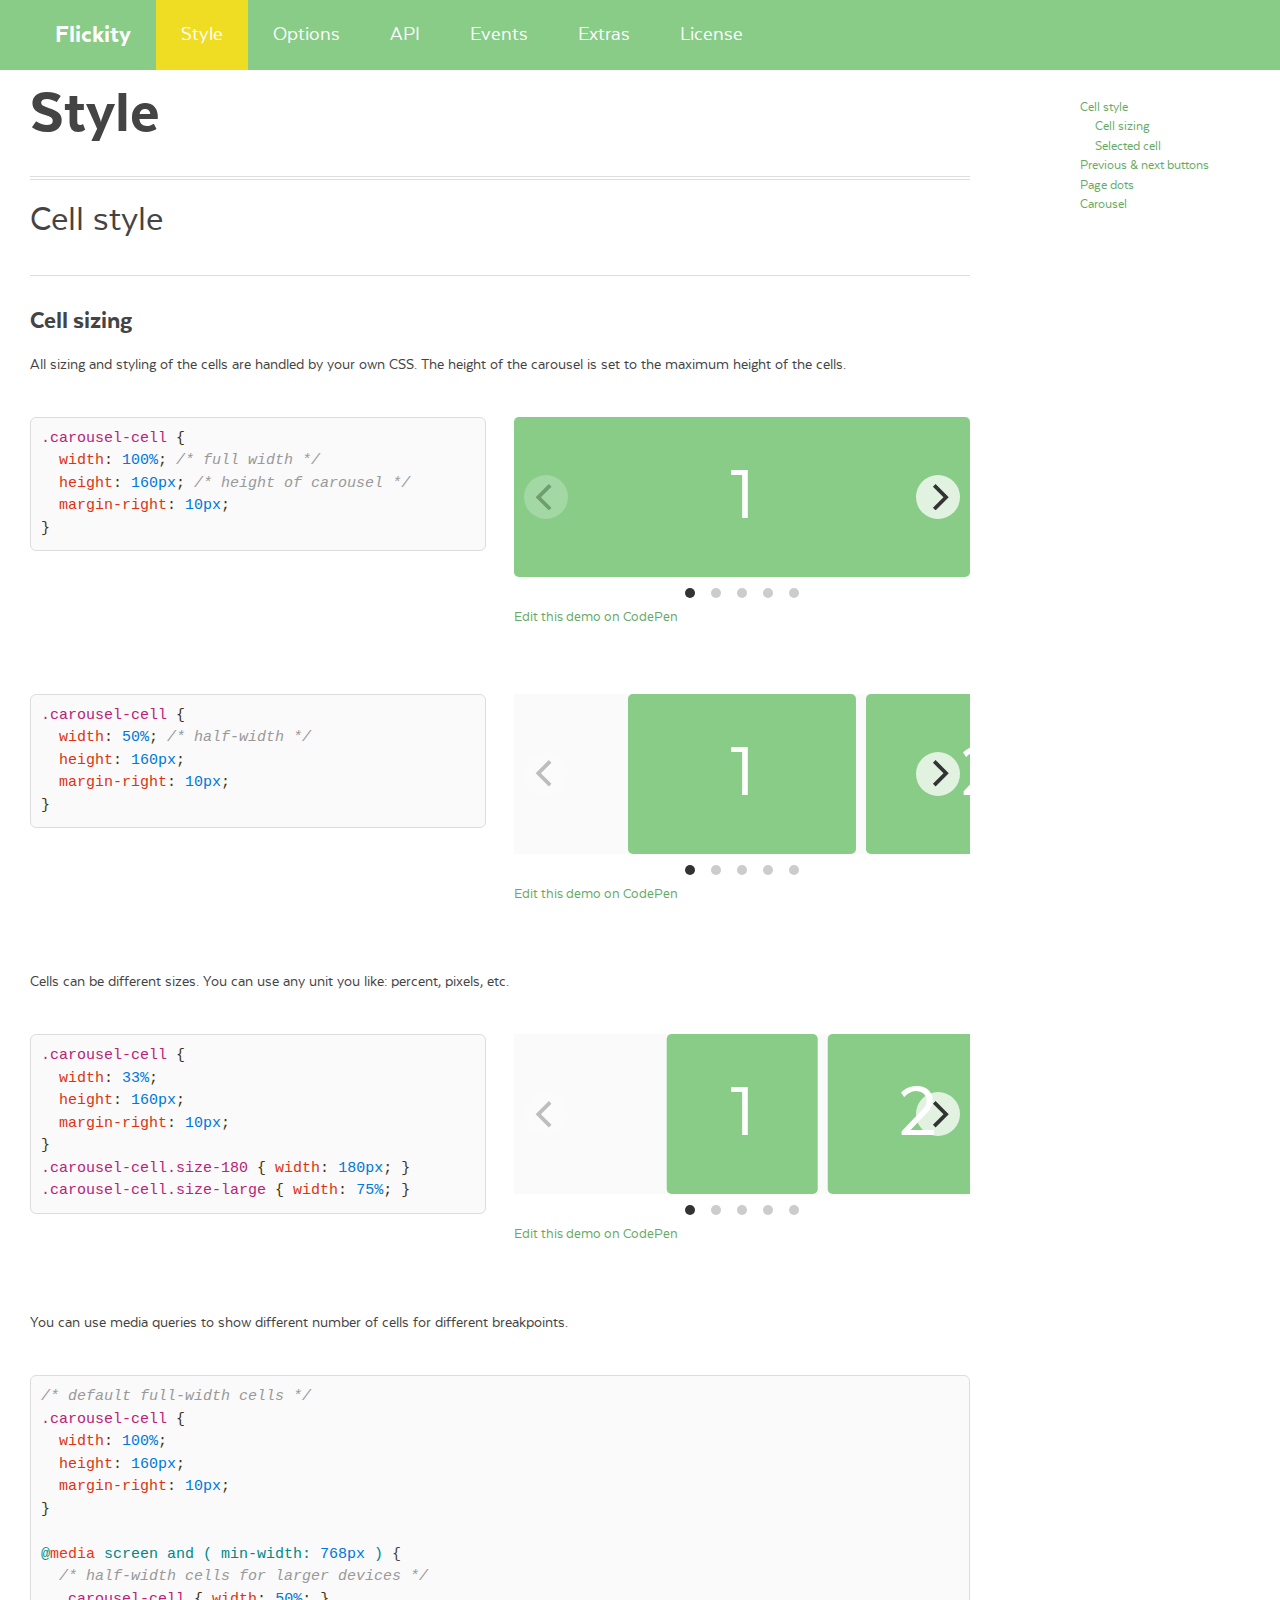
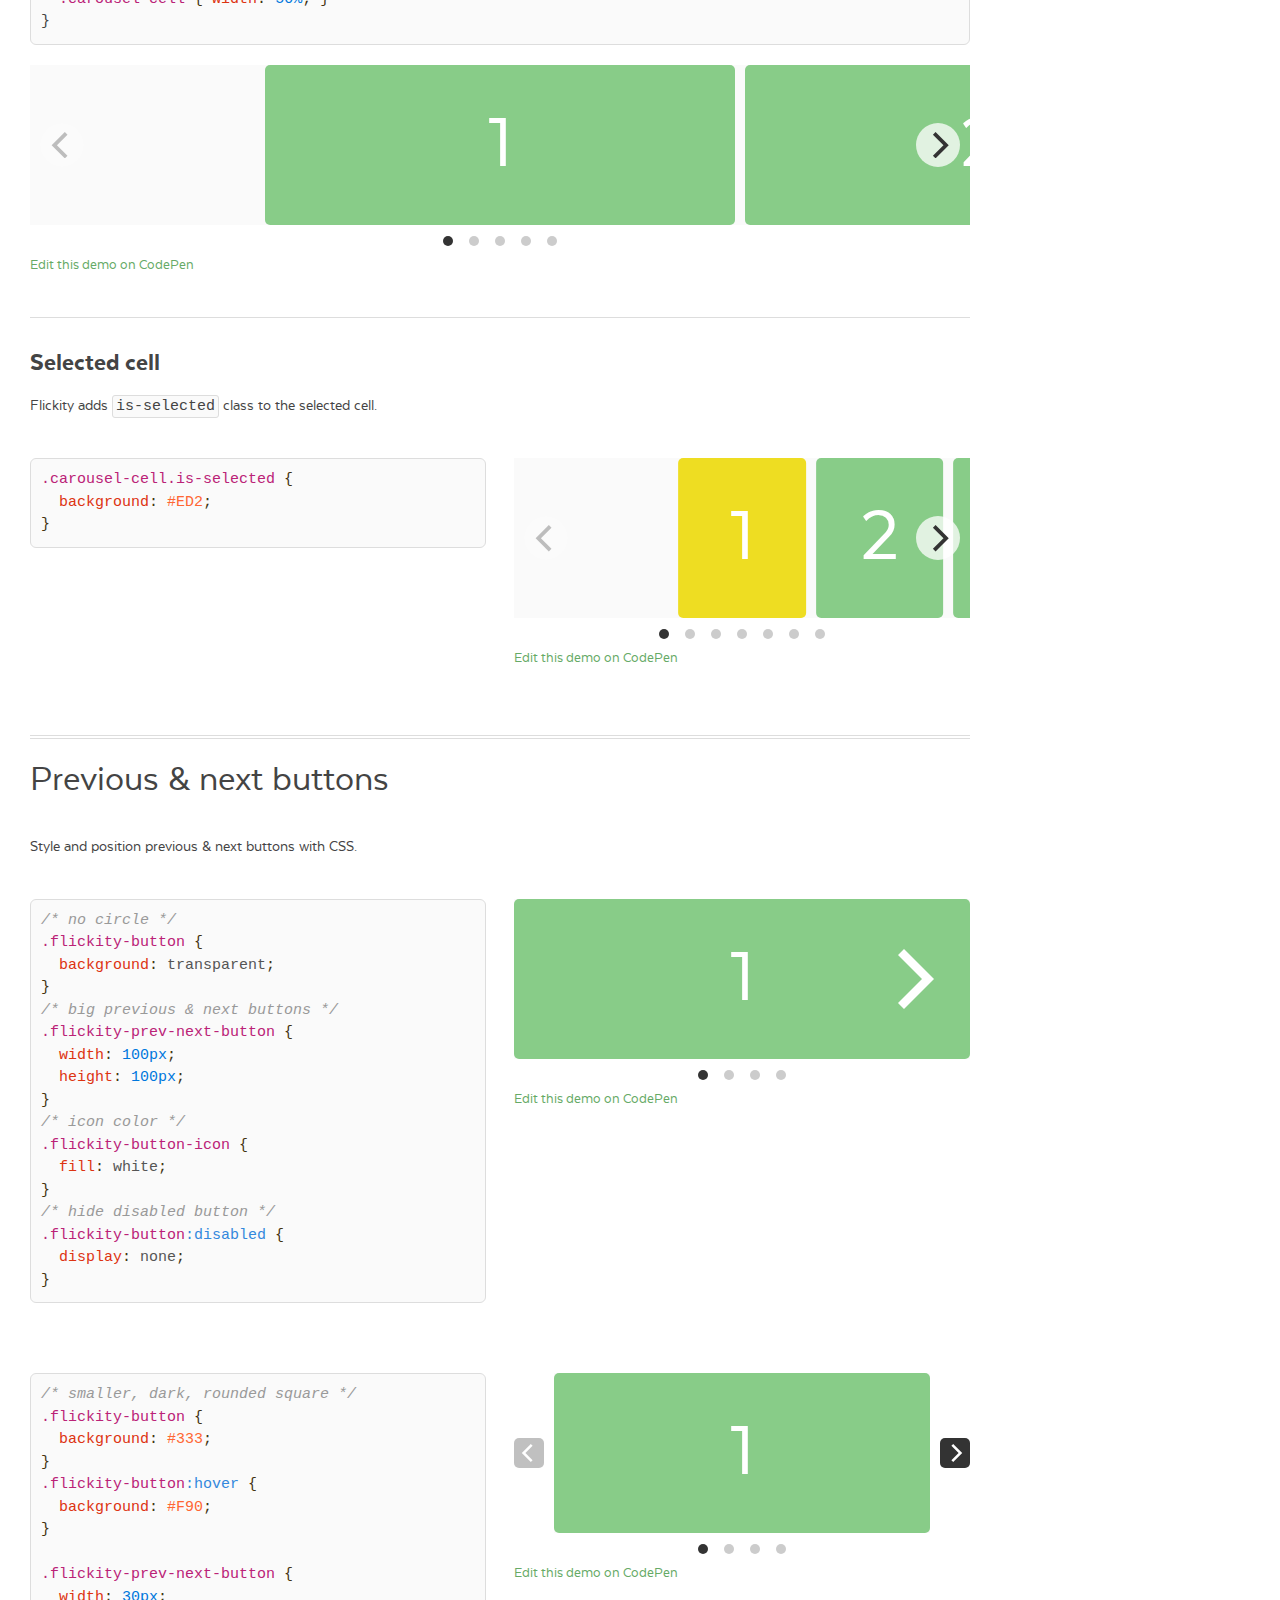
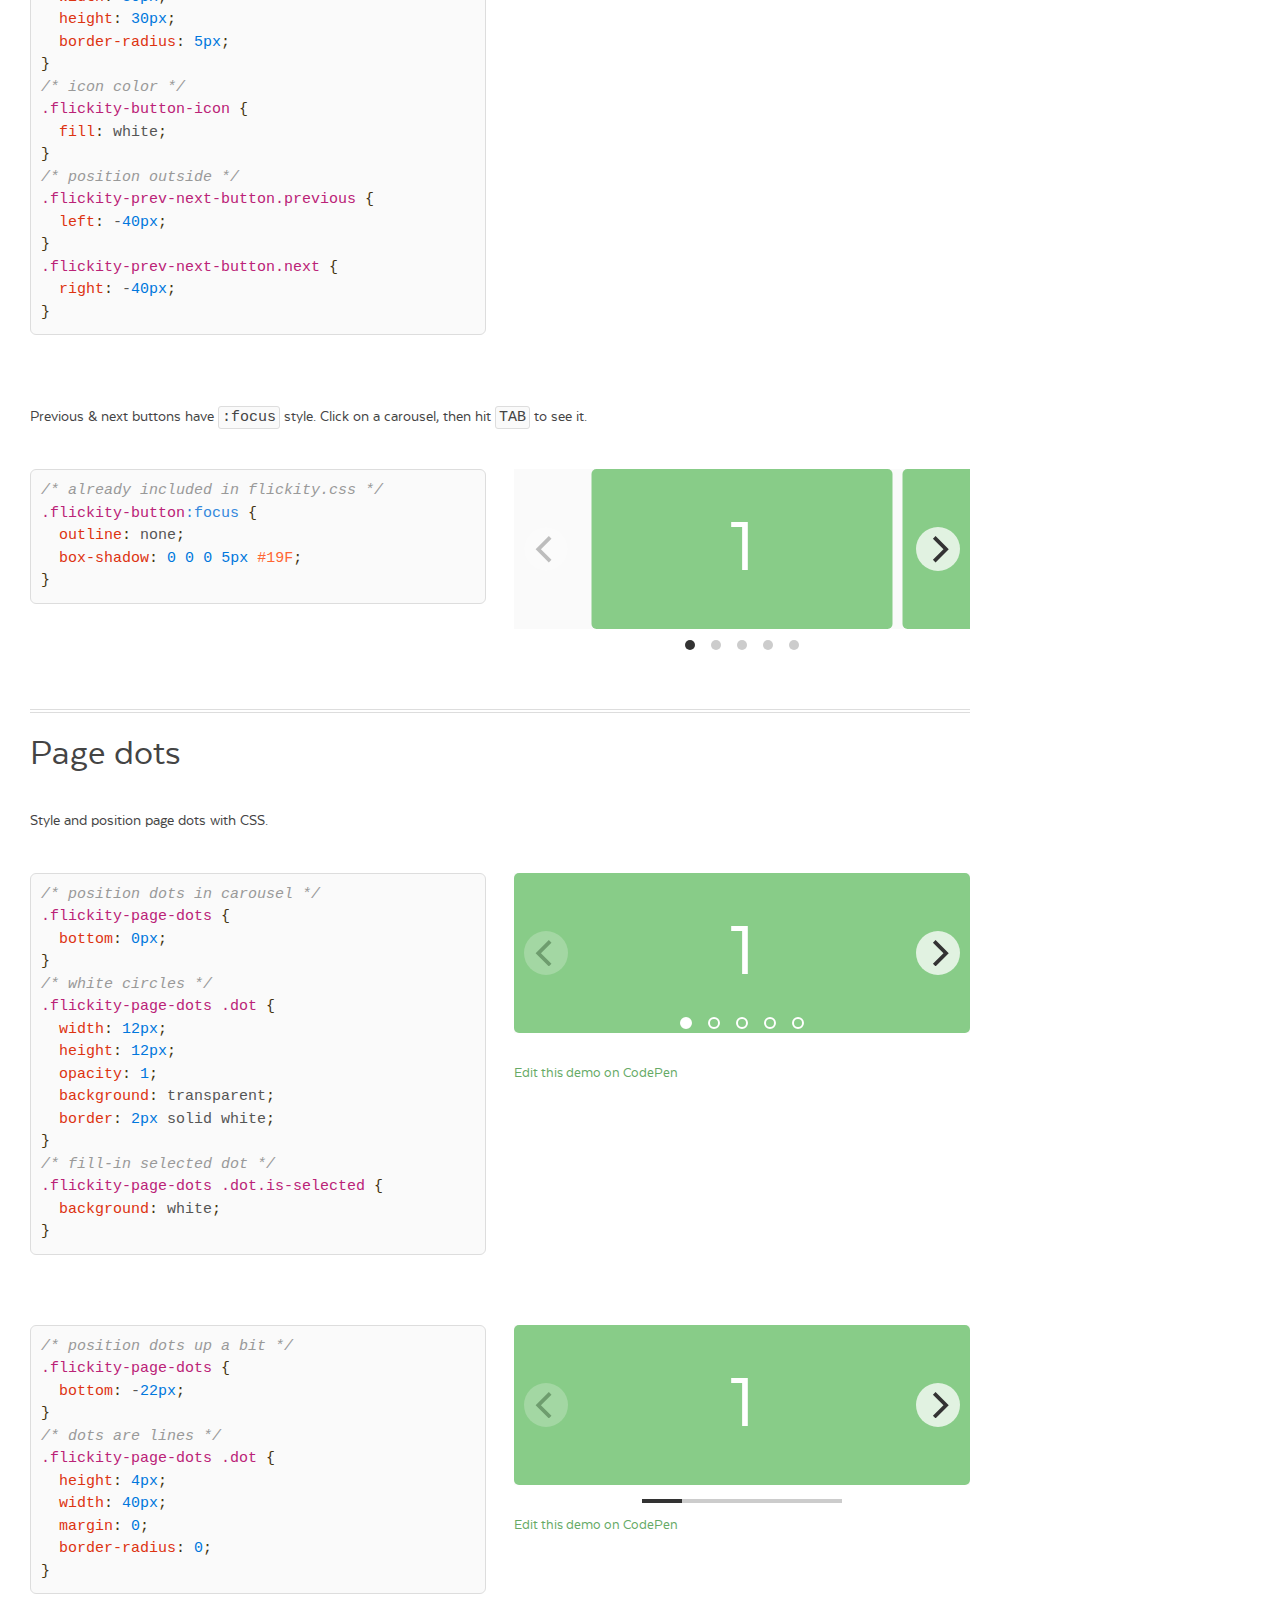
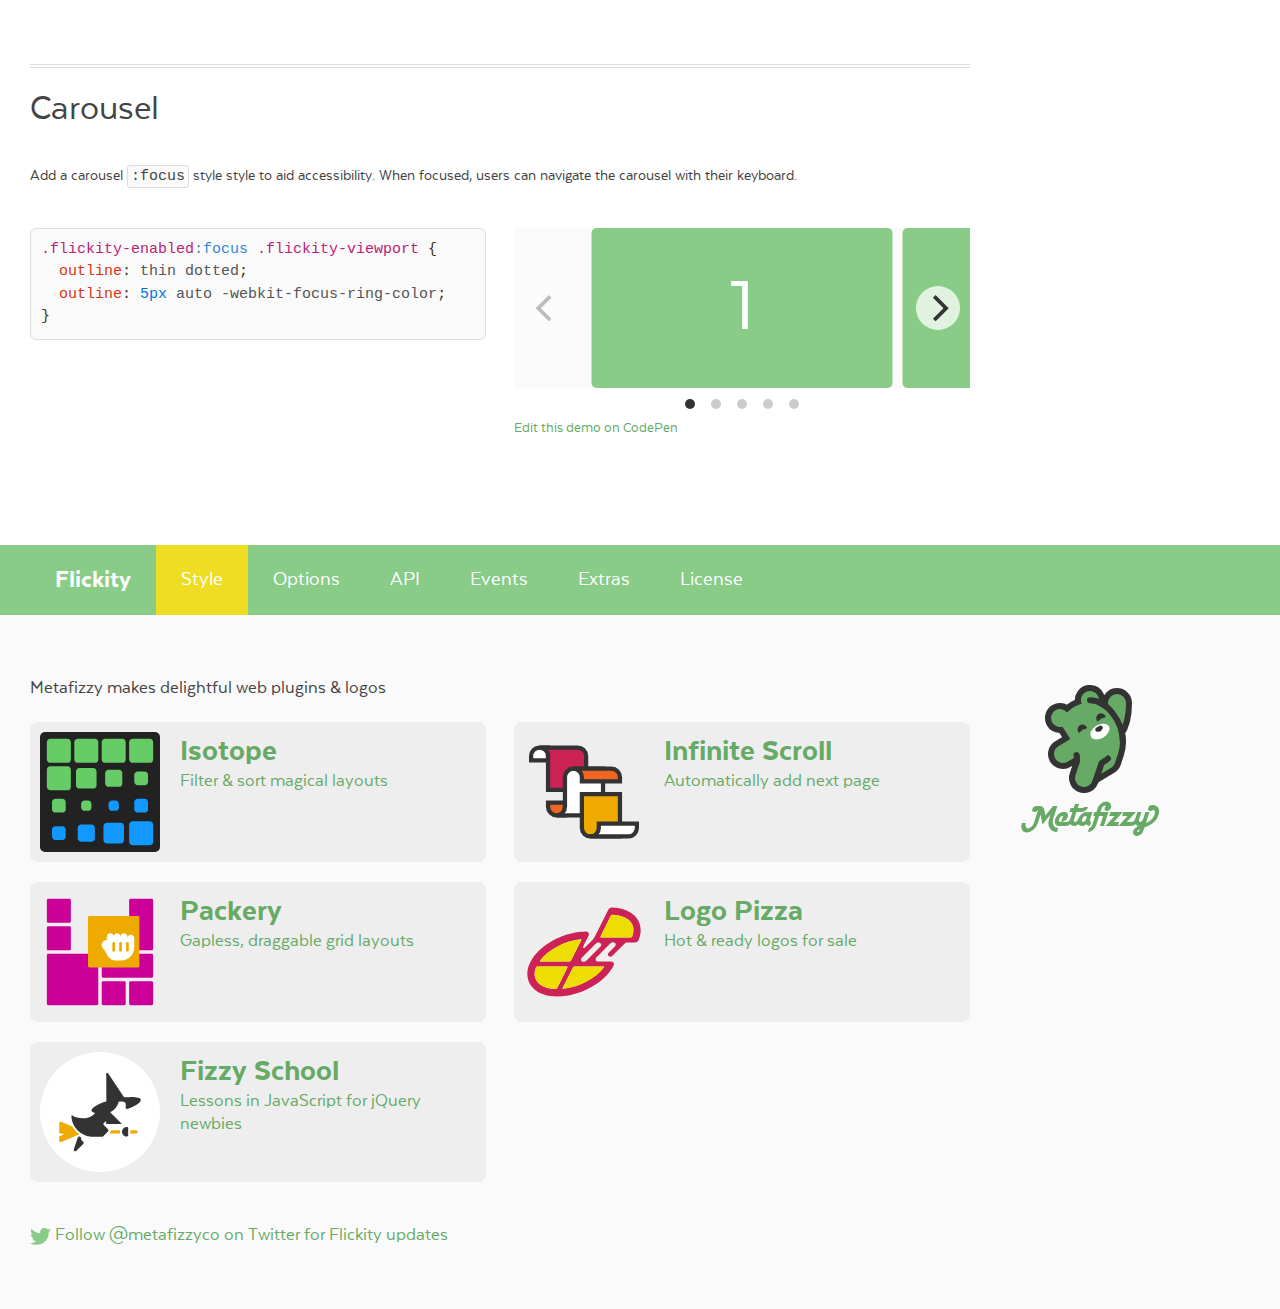
<file: flickity-docs/style.html>
<!doctype html>
<html lang="en" class="export">
<head>
  <meta charset="utf-8">
  <meta name="description" content="Touch, responsive, flickable carousels">
  <meta name="viewport" content="width=device-width">

  <title>Flickity &#xB7; Style</title>

    <link rel="stylesheet" href="css/flickity-docs.css?6" media="screen">

  <meta name="twitter:card" content="summary">
  <meta name="twitter:site" content="@metafizzyco">
  <meta name="twitter:url" content="https://flickity.metafizzy.co/style.html">
  <meta name="twitter:title" content="Flickity Style">
  <meta name="twitter:description" content="Touch, responsive, flickable carousels">

</head>
<body class="page--style">


<nav class="site-nav">
  <div class="container">
    <ul class="site-nav__list">
      <li class="site-nav__item site-nav__item--homepage"><a href=".">Flickity</a></li>
      <li class="site-nav__item site-nav__item--style"><a href="style.html">Style</a></li>
      <li class="site-nav__item site-nav__item--options"><a href="options.html">Options</a></li>
      <li class="site-nav__item site-nav__item--api"><a href="api.html">API</a></li>
      <li class="site-nav__item site-nav__item--events"><a href="events.html">Events</a></li>
      <li class="site-nav__item site-nav__item--extras"><a href="extras.html">Extras</a></li>
      <li class="site-nav__item site-nav__item--license"><a href="license.html">License</a></li>
    </ul>
  </div>
</nav>


<div class="main">
  <div class="container">
      <h1 class="page-title">Style</h1>


    <ul class="page-nav" data-js="page-nav">
<li class="page-nav__item page-nav__item--h2"><a href="#cell-style">Cell style</a></li>
<li class="page-nav__item page-nav__item--h3"><a href="#cell-sizing">Cell sizing</a></li>
<li class="page-nav__item page-nav__item--h3"><a href="#selected-cell">Selected cell</a></li>
<li class="page-nav__item page-nav__item--h2"><a href="#previous-next-buttons">Previous &amp; next buttons</a></li>
<li class="page-nav__item page-nav__item--h2"><a href="#page-dots">Page dots</a></li>
<li class="page-nav__item page-nav__item--h2"><a href="#carousel">Carousel</a></li>
</ul>


<h2 id="cell-style">Cell style</h2>

<h3 id="cell-sizing">Cell sizing</h3>

<p>All sizing and styling of the cells are handled by your own CSS. The height of the carousel is set to the maximum height of the cells.</p>

<div class="example duo">
  <div class="example__code duo__cell">
<pre><code class="css"><span class="class">.carousel-cell</span> <span class="rules">{
  <span class="rule"><span class="attribute">width</span>:<span class="value"> <span class="number">100%</span></span></span>; <span class="comment">/* full width */</span>
  <span class="rule"><span class="attribute">height</span>:<span class="value"> <span class="number">160px</span></span></span>; <span class="comment">/* height of carousel */</span>
  <span class="rule"><span class="attribute">margin-right</span>:<span class="value"> <span class="number">10px</span></span></span>;
}</span>
</code></pre>
  </div>
  <div class="example__demo duo__cell">
    <div class="carousel carousel--full-width" data-flickity="">
      <div class="carousel-cell"></div>
      <div class="carousel-cell"></div>
      <div class="carousel-cell"></div>
      <div class="carousel-cell"></div>
      <div class="carousel-cell"></div>
    </div>
    <p class="edit-demo">
        <a href="https://codepen.io/desandro/pen/dPdyJK">Edit this demo on CodePen</a>
    </p>
  </div>
</div>

<div class="example duo">
  <div class="example__code duo__cell">
<pre><code class="css"><span class="class">.carousel-cell</span> <span class="rules">{
  <span class="rule"><span class="attribute">width</span>:<span class="value"> <span class="number">50%</span></span></span>; <span class="comment">/* half-width */</span>
  <span class="rule"><span class="attribute">height</span>:<span class="value"> <span class="number">160px</span></span></span>;
  <span class="rule"><span class="attribute">margin-right</span>:<span class="value"> <span class="number">10px</span></span></span>;
}</span>
</code></pre>
  </div>
  <div class="example__demo duo__cell">
    <div class="carousel carousel--half-width" data-flickity="">
      <div class="carousel-cell"></div>
      <div class="carousel-cell"></div>
      <div class="carousel-cell"></div>
      <div class="carousel-cell"></div>
      <div class="carousel-cell"></div>
    </div>
    <p class="edit-demo">
        <a href="https://codepen.io/desandro/pen/gbvOvy">Edit this demo on CodePen</a>
    </p>
  </div>
</div>

<p>Cells can be different sizes. You can use any unit you like: percent, pixels, etc.</p>

<div class="example duo">
  <div class="example__code duo__cell">
<pre><code class="css"><span class="class">.carousel-cell</span> <span class="rules">{
  <span class="rule"><span class="attribute">width</span>:<span class="value"> <span class="number">33%</span></span></span>;
  <span class="rule"><span class="attribute">height</span>:<span class="value"> <span class="number">160px</span></span></span>;
  <span class="rule"><span class="attribute">margin-right</span>:<span class="value"> <span class="number">10px</span></span></span>;
}</span>
<span class="class">.carousel-cell</span><span class="class">.size-180</span> <span class="rules">{ <span class="rule"><span class="attribute">width</span>:<span class="value"> <span class="number">180px</span></span></span>; }</span>
<span class="class">.carousel-cell</span><span class="class">.size-large</span> <span class="rules">{ <span class="rule"><span class="attribute">width</span>:<span class="value"> <span class="number">75%</span></span></span>; }</span>
</code></pre>
  </div>
  <div class="example__demo duo__cell">
    <div class="carousel carousel--various-widths" data-flickity="">
      <div class="carousel-cell"></div>
      <div class="carousel-cell size-180"></div>
      <div class="carousel-cell size-large"></div>
      <div class="carousel-cell"></div>
      <div class="carousel-cell size-large"></div>
    </div>
    <p class="edit-demo">
        <a href="https://codepen.io/desandro/pen/raJNdm">Edit this demo on CodePen</a>
    </p>
  </div>
</div>

<p>You can use media queries to show different number of cells for different breakpoints.</p>

<div class="example">
  <div class="example__code">
<pre><code class="css"><span class="comment">/* default full-width cells */</span>
<span class="class">.carousel-cell</span> <span class="rules">{
  <span class="rule"><span class="attribute">width</span>:<span class="value"> <span class="number">100%</span></span></span>;
  <span class="rule"><span class="attribute">height</span>:<span class="value"> <span class="number">160px</span></span></span>;
  <span class="rule"><span class="attribute">margin-right</span>:<span class="value"> <span class="number">10px</span></span></span>;
}</span>

<span class="at_rule">@<span class="keyword">media</span> screen and ( min-width: <span class="number">768px</span> ) </span>{
  <span class="comment">/* half-width cells for larger devices */</span>
  <span class="class">.carousel-cell</span> <span class="rules">{ <span class="rule"><span class="attribute">width</span>:<span class="value"> <span class="number">50%</span></span></span>; }</span>
}
</code></pre>
  </div>
  <div class="example__demo">
    <div class="carousel carousel--media-queried" data-flickity="">
      <div class="carousel-cell"></div>
      <div class="carousel-cell"></div>
      <div class="carousel-cell"></div>
      <div class="carousel-cell"></div>
      <div class="carousel-cell"></div>
    </div>
    <p class="edit-demo">
        <a href="https://codepen.io/desandro/pen/azqbGV">Edit this demo on CodePen</a>
    </p>
  </div>
</div>

<h3 id="selected-cell">Selected cell</h3>

<p>Flickity adds <code>is-selected</code> class to the selected cell.</p>

<div class="example duo">
  <div class="example__code duo__cell">
<pre><code class="css"><span class="class">.carousel-cell</span><span class="class">.is-selected</span> <span class="rules">{
  <span class="rule"><span class="attribute">background</span>:<span class="value"> <span class="hexcolor">#ED2</span></span></span>;
}</span>
</code></pre>
  </div>
  <div class="example__demo duo__cell">
    <div class="carousel carousel--selected-cell carousel--show-several" data-flickity="">
      <div class="carousel-cell"></div>
      <div class="carousel-cell"></div>
      <div class="carousel-cell"></div>
      <div class="carousel-cell"></div>
      <div class="carousel-cell"></div>
      <div class="carousel-cell"></div>
      <div class="carousel-cell"></div>
    </div>
    <p class="edit-demo">
        <a href="https://codepen.io/desandro/pen/YPezvR">Edit this demo on CodePen</a>
    </p>
  </div>
</div>


<h2 id="previous-next-buttons">Previous &amp; next buttons</h2>

<p>Style and position previous &amp; next buttons with CSS.</p>

<div class="example duo">
  <div class="example__code duo__cell">
<pre><code class="css"><span class="comment">/* no circle */</span>
<span class="class">.flickity-button</span> <span class="rules">{
  <span class="rule"><span class="attribute">background</span>:<span class="value"> transparent</span></span>;
}</span>
<span class="comment">/* big previous &amp; next buttons */</span>
<span class="class">.flickity-prev-next-button</span> <span class="rules">{
  <span class="rule"><span class="attribute">width</span>:<span class="value"> <span class="number">100px</span></span></span>;
  <span class="rule"><span class="attribute">height</span>:<span class="value"> <span class="number">100px</span></span></span>;
}</span>
<span class="comment">/* icon color */</span>
<span class="class">.flickity-button-icon</span> <span class="rules">{
  <span class="rule"><span class="attribute">fill</span>:<span class="value"> white</span></span>;
}</span>
<span class="comment">/* hide disabled button */</span>
<span class="class">.flickity-button</span><span class="pseudo">:disabled</span> <span class="rules">{
  <span class="rule"><span class="attribute">display</span>:<span class="value"> none</span></span>;
}</span>
</code></pre>
  </div>
  <div class="example__demo duo__cell">
    <div class="carousel carousel--full-width carousel--prev-next-big-arrow" data-flickity="">
      <div class="carousel-cell"></div>
      <div class="carousel-cell"></div>
      <div class="carousel-cell"></div>
      <div class="carousel-cell"></div>
    </div>
    <p class="edit-demo">
        <a href="https://codepen.io/desandro/pen/EaQxpb">Edit this demo on CodePen</a>
    </p>
  </div>
</div>

<div class="example duo">
  <div class="example__code duo__cell">
<pre><code class="css"><span class="comment">/* smaller, dark, rounded square */</span>
<span class="class">.flickity-button</span> <span class="rules">{
  <span class="rule"><span class="attribute">background</span>:<span class="value"> <span class="hexcolor">#333</span></span></span>;
}</span>
<span class="class">.flickity-button</span><span class="pseudo">:hover</span> <span class="rules">{
  <span class="rule"><span class="attribute">background</span>:<span class="value"> <span class="hexcolor">#F90</span></span></span>;
}</span>

<span class="class">.flickity-prev-next-button</span> <span class="rules">{
  <span class="rule"><span class="attribute">width</span>:<span class="value"> <span class="number">30px</span></span></span>;
  <span class="rule"><span class="attribute">height</span>:<span class="value"> <span class="number">30px</span></span></span>;
  <span class="rule"><span class="attribute">border-radius</span>:<span class="value"> <span class="number">5px</span></span></span>;
}</span>
<span class="comment">/* icon color */</span>
<span class="class">.flickity-button-icon</span> <span class="rules">{
  <span class="rule"><span class="attribute">fill</span>:<span class="value"> white</span></span>;
}</span>
<span class="comment">/* position outside */</span>
<span class="class">.flickity-prev-next-button</span><span class="class">.previous</span> <span class="rules">{
  <span class="rule"><span class="attribute">left</span>:<span class="value"> -<span class="number">40px</span></span></span>;
}</span>
<span class="class">.flickity-prev-next-button</span><span class="class">.next</span> <span class="rules">{
  <span class="rule"><span class="attribute">right</span>:<span class="value"> -<span class="number">40px</span></span></span>;
}</span>
</code></pre>
  </div>
  <div class="example__demo duo__cell">
    <div class="carousel carousel--full-width carousel--prev-next-small-outside" data-flickity="">
      <div class="carousel-cell"></div>
      <div class="carousel-cell"></div>
      <div class="carousel-cell"></div>
      <div class="carousel-cell"></div>
    </div>
    <p class="edit-demo">
        <a href="https://codepen.io/desandro/pen/zxRYMP">Edit this demo on CodePen</a>
    </p>
  </div>
</div>

<p>Previous &amp; next buttons have <code>:focus</code> style. Click on a carousel, then hit <kbd>TAB</kbd> to see it.</p>

<div class="example duo">
  <div class="example__code duo__cell">
<pre><code class="css"><span class="comment">/* already included in flickity.css */</span>
<span class="class">.flickity-button</span><span class="pseudo">:focus</span> <span class="rules">{
  <span class="rule"><span class="attribute">outline</span>:<span class="value"> none</span></span>;
  <span class="rule"><span class="attribute">box-shadow</span>:<span class="value"> <span class="number">0</span> <span class="number">0</span> <span class="number">0</span> <span class="number">5px</span> <span class="hexcolor">#19F</span></span></span>;
}</span>
</code></pre>
  </div>
  <div class="example__demo duo__cell">
    <div class="carousel" data-flickity="">
      <div class="carousel-cell"></div>
      <div class="carousel-cell"></div>
      <div class="carousel-cell"></div>
      <div class="carousel-cell"></div>
      <div class="carousel-cell"></div>
    </div>
  </div>
</div>


<h2 id="page-dots">Page dots</h2>

<p>Style and position page dots with CSS.</p>

<div class="example duo">
  <div class="example__code duo__cell">
<pre><code class="css"><span class="comment">/* position dots in carousel */</span>
<span class="class">.flickity-page-dots</span> <span class="rules">{
  <span class="rule"><span class="attribute">bottom</span>:<span class="value"> <span class="number">0px</span></span></span>;
}</span>
<span class="comment">/* white circles */</span>
<span class="class">.flickity-page-dots</span> <span class="class">.dot</span> <span class="rules">{
  <span class="rule"><span class="attribute">width</span>:<span class="value"> <span class="number">12px</span></span></span>;
  <span class="rule"><span class="attribute">height</span>:<span class="value"> <span class="number">12px</span></span></span>;
  <span class="rule"><span class="attribute">opacity</span>:<span class="value"> <span class="number">1</span></span></span>;
  <span class="rule"><span class="attribute">background</span>:<span class="value"> transparent</span></span>;
  <span class="rule"><span class="attribute">border</span>:<span class="value"> <span class="number">2px</span> solid white</span></span>;
}</span>
<span class="comment">/* fill-in selected dot */</span>
<span class="class">.flickity-page-dots</span> <span class="class">.dot</span><span class="class">.is-selected</span> <span class="rules">{
  <span class="rule"><span class="attribute">background</span>:<span class="value"> white</span></span>;
}</span>
</code></pre>
  </div>
  <div class="example__demo duo__cell">
    <div class="carousel carousel--full-width carousel--o-dots" data-flickity="">
      <div class="carousel-cell"></div>
      <div class="carousel-cell"></div>
      <div class="carousel-cell"></div>
      <div class="carousel-cell"></div>
      <div class="carousel-cell"></div>
    </div>
    <p class="edit-demo">
        <a href="https://codepen.io/desandro/pen/EaQaYL">Edit this demo on CodePen</a>
    </p>
  </div>
</div>

<div class="example duo">
  <div class="example__code duo__cell">
<pre><code class="css"><span class="comment">/* position dots up a bit */</span>
<span class="class">.flickity-page-dots</span> <span class="rules">{
  <span class="rule"><span class="attribute">bottom</span>:<span class="value"> -<span class="number">22px</span></span></span>;
}</span>
<span class="comment">/* dots are lines */</span>
<span class="class">.flickity-page-dots</span> <span class="class">.dot</span> <span class="rules">{
  <span class="rule"><span class="attribute">height</span>:<span class="value"> <span class="number">4px</span></span></span>;
  <span class="rule"><span class="attribute">width</span>:<span class="value"> <span class="number">40px</span></span></span>;
  <span class="rule"><span class="attribute">margin</span>:<span class="value"> <span class="number">0</span></span></span>;
  <span class="rule"><span class="attribute">border-radius</span>:<span class="value"> <span class="number">0</span></span></span>;
}</span>
</code></pre>
  </div>
  <div class="example__demo duo__cell">
    <div class="carousel carousel--full-width carousel--line-dots" data-flickity="">
      <div class="carousel-cell"></div>
      <div class="carousel-cell"></div>
      <div class="carousel-cell"></div>
      <div class="carousel-cell"></div>
      <div class="carousel-cell"></div>
    </div>
    <p class="edit-demo">
        <a href="https://codepen.io/desandro/pen/ByYyao">Edit this demo on CodePen</a>
    </p>
  </div>
</div>


<h2 id="carousel">Carousel</h2>

<p>Add a carousel <code>:focus</code> style style to aid accessibility. When focused, users can navigate the carousel with their keyboard.</p>

<div class="example duo">
  <div class="example__code duo__cell">
<pre><code class="css"><span class="class">.flickity-enabled</span><span class="pseudo">:focus</span> <span class="class">.flickity-viewport</span> <span class="rules">{
  <span class="rule"><span class="attribute">outline</span>:<span class="value"> thin dotted</span></span>;
  <span class="rule"><span class="attribute">outline</span>:<span class="value"> <span class="number">5px</span> auto -webkit-focus-ring-color</span></span>;
}</span>
</code></pre>
  </div>
  <div class="example__demo duo__cell">
    <div class="carousel carousel--carousel-focus" data-flickity="">
      <div class="carousel-cell"></div>
      <div class="carousel-cell"></div>
      <div class="carousel-cell"></div>
      <div class="carousel-cell"></div>
      <div class="carousel-cell"></div>
    </div>
    <p class="edit-demo">
        <a href="https://codepen.io/desandro/pen/RNQOGm">Edit this demo on CodePen</a>
    </p>
  </div>
</div>


  </div>
</div>

<nav class="site-nav">
  <div class="container">
    <ul class="site-nav__list">
      <li class="site-nav__item site-nav__item--homepage"><a href=".">Flickity</a></li>
      <li class="site-nav__item site-nav__item--style"><a href="style.html">Style</a></li>
      <li class="site-nav__item site-nav__item--options"><a href="options.html">Options</a></li>
      <li class="site-nav__item site-nav__item--api"><a href="api.html">API</a></li>
      <li class="site-nav__item site-nav__item--events"><a href="events.html">Events</a></li>
      <li class="site-nav__item site-nav__item--extras"><a href="extras.html">Extras</a></li>
      <li class="site-nav__item site-nav__item--license"><a href="license.html">License</a></li>
    </ul>
  </div>
</nav>

<footer class="site-footer">

  <div class="container">

    <p class="site-footer__copy">Metafizzy makes delightful web plugins &amp; logos</p>

    <div class="showcase">
    
      <ul class="showcase-item-list">
          <li class="showcase-item">
            <a class="showcase-item__link" href="https://isotope.metafizzy.co">
              <div class="showcase-item__image">
                  <svg class="isotope-illo" xmlns="http://www.w3.org/2000/svg" viewbox="0 0 350 350" width="100" height="100">
                    <path class="isotope-illo__color1" fill="#6C6" d="M80 170H30c-6 0-10-5-10-10v-50c0-6 5-10 10-10h50c6 0 10 5 10 10v50C90 166 86 170 80 170z"/>
                    <path class="isotope-illo__color1" fill="#6C6" d="M80 90H30c-6 0-10-5-10-10V30c0-6 5-10 10-10h50c6 0 10 5 10 10v50C90 86 86 90 80 90z"/>
                    <path class="isotope-illo__color1" fill="#6C6" d="M160 90h-50c-6 0-10-5-10-10V30c0-6 5-10 10-10h50c6 0 10 5 10 10v50C170 86 166 90 160 90z"/>
                    <path class="isotope-illo__color1" fill="#6C6" d="M240 90h-50c-6 0-10-5-10-10V30c0-6 5-10 10-10h50c6 0 10 5 10 10v50C250 86 246 90 240 90z"/>
                    <path class="isotope-illo__color1" fill="#6C6" d="M320 90h-50c-6 0-10-5-10-10V30c0-6 5-10 10-10h50c6 0 10 5 10 10v50C330 86 326 90 320 90z"/>
                    <path class="isotope-illo__color1" fill="#6C6" d="M155 165h-40c-6 0-10-5-10-10v-40c0-6 5-10 10-10h40c6 0 10 5 10 10v40 C165 161 161 165 155 165z"/>
                    <path class="isotope-illo__color1" fill="#6C6" d="M230 160h-30c-6 0-10-5-10-10v-30c0-6 5-10 10-10h30c6 0 10 5 10 10v30 C240 156 236 160 230 160z"/>
                    <path class="isotope-illo__color1" fill="#6C6" d="M305 155h-20c-6 0-10-5-10-10v-20c0-6 5-10 10-10h20c6 0 10 5 10 10v20 C315 151 311 155 305 155z"/>
                    <path class="isotope-illo__color1" fill="#6C6" d="M65 235H45c-6 0-10-5-10-10v-20c0-6 5-10 10-10h20c6 0 10 5 10 10v20C75 231 71 235 65 235z"/>
                    <path class="isotope-illo__color1" fill="#6C6" d="M140 230h-10c-6 0-10-5-10-10v-10c0-6 5-10 10-10h10c6 0 10 5 10 10v10 C150 226 146 230 140 230z"/>
                    <path class="isotope-illo__color2" fill="#19F" d="M305 235h-20c-6 0-10-5-10-10v-20c0-6 5-10 10-10h20c6 0 10 5 10 10v20 C315 231 311 235 305 235z"/>
                    <path class="isotope-illo__color2" fill="#19F" d="M65 315H45c-6 0-10-5-10-10v-20c0-6 5-10 10-10h20c6 0 10 5 10 10v20C75 311 71 315 65 315z"/>
                    <path class="isotope-illo__color2" fill="#19F" d="M150 320h-30c-6 0-10-5-10-10v-30c0-6 5-10 10-10h30c6 0 10 5 10 10v30 C160 316 156 320 150 320z"/>
                    <path class="isotope-illo__color2" fill="#19F" d="M220 230h-10c-6 0-10-5-10-10v-10c0-6 5-10 10-10h10c6 0 10 5 10 10v10 C230 226 226 230 220 230z"/>
                    <path class="isotope-illo__color2" fill="#19F" d="M235 325h-40c-6 0-10-5-10-10v-40c0-6 5-10 10-10h40c6 0 10 5 10 10v40 C245 321 241 325 235 325z"/>
                    <path class="isotope-illo__color2" fill="#19F" d="M320 330h-50c-6 0-10-5-10-10v-50c0-6 5-10 10-10h50c6 0 10 5 10 10v50 C330 326 326 330 320 330z"/>
                  </svg>
              </div>
              <div class="showcase-item__text">
                <h3 class="showcase-item__title">Isotope</h3>
                <p class="showcase-item__description">Filter &amp; sort magical layouts</p>
              </div>
            </a>
          </li>
    
          <li class="showcase-item">
            <a class="showcase-item__link" href="https://infinite-scroll.com">
              <div class="showcase-item__image">
                  <svg class="infinite-scroll-illo" xmlns="http://www.w3.org/2000/svg" viewbox="0 0 520 520" width="200" height="200">
                    <path class="infinite-scroll-illo__page infinite-scroll-illo__page--back" d="M90,110H10V90c0-22,18-40,40-40h40V110z"/>
                    <path class="infinite-scroll-illo__page infinite-scroll-illo__page--front1" d="M270,90L270,90c0-22-18-40-40-40h0H50h0c22,0,40,18,40,40v0v0v160h180V90z"/>
                    <path class="infinite-scroll-illo__page infinite-scroll-illo__page--front2" d="M170,330v-20H90v20v0c0,22,18,40,40,40h0h40V330z"/>
                    <path class="infinite-scroll-illo__page infinite-scroll-illo__page--back" d="M350,150H210c-22,0-40,18-40,40v140v0c0,22-18,40-40,40h0h220V150z"/>
                    <path class="infinite-scroll-illo__page infinite-scroll-illo__page--front3" d="M430,470V270H250v160c0,22,18,40,40,40H430z"/>
                    <path class="infinite-scroll-illo__page infinite-scroll-illo__page--front2" d="M250,190v20h180v-20c0-22-18-40-40-40H210h0C232,150,250,168,250,190L250,190z"/>
                    <path class="infinite-scroll-illo__page infinite-scroll-illo__page--back" d="M330,410v20v0c0,22-18,40-40,40h0h180c22,0,40-18,40-40v-20H330z"/>
                  </svg>
              </div>
              <div class="showcase-item__text">
                <h3 class="showcase-item__title">Infinite Scroll</h3>
                <p class="showcase-item__description">Automatically add next page</p>
              </div>
            </a>
          </li>
    
    
          <li class="showcase-item">
            <a class="showcase-item__link" href="https://packery.metafizzy.co">
              <div class="showcase-item__image">
                  <svg class="packery-illo" xmlns="http://www.w3.org/2000/svg" viewbox="0 0 700 700" width="100" height="100">
                    <path class="packery-illo__item" fill="#C09" d="M172 180H48c-4 0-8-4-8-8V48c0-4 4-8 8-8h124c4 0 8 4 8 8v124C180 176 176 180 172 180z"/>
                    <path class="packery-illo__item" fill="#C09" d="M172 340H48c-4 0-8-4-8-8V208c0-4 4-8 8-8h124c4 0 8 4 8 8v124C180 336 176 340 172 340z"/>
                    <path class="packery-illo__item" fill="#C09" d="M492 660H368c-4 0-8-4-8-8V528c0-4 4-8 8-8h124c4 0 8 4 8 8v124C500 656 496 660 492 660z"/>
                    <path class="packery-illo__item" fill="#C09" d="M652 660H528c-4 0-8-4-8-8V528c0-4 4-8 8-8h124c4 0 8 4 8 8v124C660 656 656 660 652 660z"/>
                    <path class="packery-illo__item" fill="#C09" d="M652 500H368c-4 0-8-4-8-8V368c0-4 4-8 8-8h284c4 0 8 4 8 8v124C660 496 656 500 652 500z"/>
                    <path class="packery-illo__item" fill="#C09" d="M332 660H48c-4 0-8-4-8-8V368c0-4 4-8 8-8h284c4 0 8 4 8 8v284C340 656 336 660 332 660z"/>
                    <path class="packery-illo__item" fill="#C09" d="M652 340H528c-4 0-8-4-8-8V48c0-4 4-8 8-8h124c4 0 8 4 8 8v284C660 336 656 340 652 340z"/>
                    <path class="packery-illo__draggie" fill="#EA0" d="M572 440H288c-4 0-8-4-8-8V148c0-4 4-8 8-8h284c4 0 8 4 8 8v284C580 436 576 440 572 440z"/>
                    <g>
                      <path class="packery-illo__hand" fill="white" d="M530 250c-11 0-20 9-20 20v-10c0-11-9-20-20-20s-20 9-20 20c0-11-9-20-20-20s-20 9-20 20c0-11-9-20-20-20
                        s-20 9-20 20v20c-17 0-30 13-30 30c0 11 6 20 14 25l19 35c10 18 30 30 51 30h28
                        c43 0 78-35 78-78V270C550 259 541 250 530 250z"/>
                      <line class="packery-illo__hand-line" stroke="#EA0" fill="none" stroke-width="16" stroke-linecap="round" x1="430" y1="300" x2="430" y2="340"/>
                      <line class="packery-illo__hand-line" stroke="#EA0" fill="none" stroke-width="16" stroke-linecap="round" x1="470" y1="300" x2="470" y2="340"/>
                      <line class="packery-illo__hand-line" stroke="#EA0" fill="none" stroke-width="16" stroke-linecap="round" x1="510" y1="300" x2="510" y2="340"/>
                    </g>
                  </svg>
              </div>
              <div class="showcase-item__text">
                <h3 class="showcase-item__title">Packery</h3>
                <p class="showcase-item__description">Gapless, draggable grid layouts</p>
              </div>
            </a>
          </li>
    
          <li class="showcase-item">
            <a class="showcase-item__link" href="http://logo.pizza">
              <div class="showcase-item__image">
                  <svg class="logo-pizza-illo" xmlns="http://www.w3.org/2000/svg" viewbox="0 0 700 700" width="100" height="100">
                    <path class="logo-pizza-illo__outline" fill="#C25" d="M513 91c-9-0-17 5-21 12l-80 160c-3 5-6 10-11 15l-47 47
                      c-5 5-12-1-9-7l32-64c5-11-2-23-14-23h-0c-121 0-268 70-327 180
                      C-9 497 35 609 196 609c138 0 279-85 327-180v0c5-11-2-23-14-23h-77c-13 0-19-15-10-24
                      l81-81c5-5 11-8 18-8l0 0c13 0 19 15 10 24L494 354c-6 6-6 14 0 20c3 3 6 4 10 4
                      c4 0 7-1 10-4l80-80h53c9 0 17-5 21-13C707 190 656 97 513 91z M334 281l-59 117
                      c-2 5-7 8-13 8H97c-4 0-6-4-3-7c49-64 143-114 236-124C333 275 335 278 334 281z
                       M70 441c2-4 6-7 10-7h168c4 0 7 4 5 8l-59 118c-2 4-6 6-11 6
                      C106 565 38 521 70 441z M466 441c-49 64-143 114-236 124c-3 0-6-3-4-6l59-117
                      c2-5 7-8 13-8h166C466 434 468 438 466 441z M446 318l-81 81c-5 5-11 8-18 8l0 0
                      c-13 0-19-15-10-24l81-81c5-5 11-8 18-8l0 0C449 294 455 309 446 318z M447 258L506 139
                      c2-4 6-7 11-6c101 7 140 60 114 126c-2 4-6 7-10 7H452C448 266 445 262 447 258z"/>
                    <path class="logo-pizza-illo__slice" fill="#ED0" d="M334 281l-59 117c-2 5-7 8-13 8H97c-4 0-6-4-3-7
                      c49-64 143-114 236-124C333 275 335 278 334 281z"/>
                    <path class="logo-pizza-illo__slice" fill="#ED0" d="M70 441c2-4 6-7 10-7h168c4 0 7 4 5 8l-59 118c-2 4-6 6-11 6
                      C106 565 38 521 70 441z"/>
                    <path class="logo-pizza-illo__slice" fill="#ED0" d="M466 441c-49 64-143 114-236 124c-3 0-6-3-4-6l59-117
                      c2-5 7-8 13-8h166C466 434 468 438 466 441z"/>
                    <path class="logo-pizza-illo__slice" fill="#ED0" d="M447 258L506 139c2-4 6-7 11-6c101 7 140 60 114 126c-2 4-6 7-10 7H452
                      C448 266 445 262 447 258z"/>
                  </svg>
              </div>
              <div class="showcase-item__text">
                <h3 class="showcase-item__title">Logo Pizza</h3>
                <p class="showcase-item__description">Hot &amp; ready logos for sale</p>
              </div>
            </a>
          </li>
    
          <li class="showcase-item">
            <a class="showcase-item__link" href="http://fizzy.school">
              <div class="showcase-item__image">
                  <svg class="witchie-logo" xmlns="http://www.w3.org/2000/svg" viewbox="0 0 1000 1000" width="200" height="200">
                    <circle class="witchie-logo__moon" fill="white" cx="500" cy="500" r="500"/>
                    <path class="witchie-logo__broom" fill="#EA0" d="M582 675a35 35 0 0 0 8-20 3 3 0 0 1 3-2h71a3 3 0 0 1 3 3 59 59 0 0 0 0 20 3 3 0 0 1-3 3h-79A3 3 0 0 1 582 675Zm219 4a13 13 0 0 0 13-14c-1-7-7-12-14-12h-44a3 3 0 0 0-3 3v21a3 3 0 0 0 3 3ZM299 660a203 203 0 0 1-27-36 8 8 0 0 0-4-3L178 582a13 13 0 0 0-18 12v77a8 8 0 0 0 8 8h22a5 5 0 0 1 2 10L164 703a8 8 0 0 0-4 7v28a13 13 0 0 0 18 12l146-63a3 3 0 0 0 1-5A197 197 0 0 1 299 660Z"/>
                    <path class="witchie-logo__dress" fill="#333" d="M326 705h4a13 13 0 0 1 13 13v8a13 13 0 0 0 4 9l13 13a13 13 0 0 1 0 19l-56 56c-10 10-26-0-22-13L314 714A13 13 0 0 1 326 705Zm397-79c-27 0-47 26-37 54 3 7 11 16 17 19a42 42 0 0 0 19 5 38 38 0 0 0 7-1 8 8 0 0 0 6-8v-62a8 8 0 0 0-6-8 38 38 0 0 0-7-1M840 397c-3-15-33-23-77-23a521 521 0 0 0-59 4 5 5 0 0 1-5-2L567 177a8 8 0 0 0-7-4 8 8 0 0 0-8 8l1 227a5 5 0 0 1-4 5c-74 24-123 55-119 76 2 8 11 14 26 18a3 3 0 0 1 1 4l-11 11c-20 20-56 30-92 30-31 0-63-8-84-23a5 5 0 0 0-3-1 5 5 0 0 0-5 5c0 78 68 173 183 173h75a10 10 0 0 0 7-3l38-38a16 16 0 0 0 0-23l-34-34a10 10 0 0 1 0-14l15-15a3 3 0 0 1 5 2v15a5 5 0 0 0 5 5H674a4 4 0 0 0 3-7l-90-90a3 3 0 0 1 1-4c34-19 59-49 67-84a3 3 0 0 1 2-2c6-1 12-1 17-1 22 0 37 5 39 14 1 6 3 11 2 17-5 17 1 31 8 31a6 6 0 0 0 2-0C797 448 845 419 840 397Z"/>
                  </svg>
              </div>
              <div class="showcase-item__text">
                <h3 class="showcase-item__title">Fizzy School</h3>
                <p class="showcase-item__description">Lessons in JavaScript for jQuery newbies</p>
              </div>
            </a>
          </li>
    
      </ul> 
    
    </div>

    <p class="site-footer__copy">
      <a href="https://twitter.com/metafizzyco">
        <svg class="twitter-logo" xmlns="http://www.w3.org/2000/svg" viewbox="0 0 512 512" width="30" height="30">
          <path d="M512 97c-19 8-39 14-60 16 22-13 38-34 46-58-20 12-43 21-67 25-19-19-46-32-77-32-58 0-117 52-102 129-87-4-165-46-216-110-24 40-19 107 32 140-17 0-33-5-48-13v1c0 51 36 93 84 103-15 4-34 5-47 2 13 42 52 72 98 73-47 36-96 49-155 44 46 30 102 47 161 47 197 0 306-168 299-312 20-15 38-34 52-55z"/>
        </svg>
        Follow @metafizzyco on Twitter for Flickity updates
      </a>
    </p>

    <div class="mfzy-brand">
      <a class="mfzy-brand__link" href="https://metafizzy.co">
        <svg class="mfzy-logo" xmlns="http://www.w3.org/2000/svg" xmlns:xlink="http://www.w3.org/1999/xlink" viewbox="0 0 144 144" width="36" height="36">
          <title>Metafizzy logo</title>
          <defs>
            <path id="mfzy-logo__body" d="M 120 24 a 12 12 0 0 0-24 0 a 72 72 0 0 1 -1 11
              a 40 40 0 0 0 -13 -8.5 A 12 12 0 1 0 61.1 25.1 c -8 2 -14 6 -19.6 11.6 
              A 12 12 0 1 0 35.3 55.5 L 45.8 72.1 l -16 9.6 A 12 12 0 0 0 42.2 102.3
              L 58 92.8 a 20 20 0 0 1 -0.2 11.9 l -5.2 15.5 a 12 12 0 0 0 22.8 7.6
              l 1.1 -3.3 l 23.7 -14.2 a 12 12 0 0 0 5.2 -6.5 l 4 -12 A 50 50 0 0 0 111.9 76
              a 52 52 0 0 0 -1.6 -12.8 C 115 57 120 44 120 24Z"/>
            <path id="mfzy-logo__eye" d="M 0 6.5 a 6.5 6.5 0 0 1 13 0 c 0 3.5 -3 0.5 -6.5 0.5 s -6.5 3 -6.5 -0.5 Z"/>
            <clippath id="mfzy-logo__body-clip">
              <use xlink:href="#mfzy-logo__body"/>
            </clippath>
          </defs>
          <use class="mfzy-logo__body-outline" xlink:href="#mfzy-logo__body" fill="#333" stroke="#333" stroke-width="16"/>
          <use class="mfzy-logo__body-fill" xlink:href="#mfzy-logo__body"/>
          <g class="mfzy-logo__stripes" clip-path="url(#mfzy-logo__body-clip)">
            <rect fill="#E62" x="16" width="120" height="138"/>
            <path fill="#C25" d="M96 24L16 72V0h80v24z"/>
            <path fill="#EA0" d="M116 70L16 130v-26l95-57 5 23z"/>
            <path fill="#19F" d="M136 138H16v-8l120-72v80z"/>
          </g>
          <path class="mfzy-logo__cut-ins" stroke="#333" fill="none" stroke-linecap="round" stroke-linejoin="round" stroke-width="8" d="M 72 20.4 c 23 0 44 29 44 56
            M 54 103.4 a 16 16 0 0 0 0 -10
            M 96 98 c -2 2 -8 6 -8.5,6 l -8.4 25.1"/>
          <g transform="translate(53 57) rotate(-31)">
            <ellipse class="mfzy-logo__snout" cx="25" cy="21" rx="14" ry="9" fill="#FFF"/>
            <use class="mfzy-logo__feature" xlink:href="#mfzy-logo__eye" fill="#333"/>
            <use class="mfzy-logo__feature" xlink:href="#mfzy-logo__eye" fill="#333" transform="translate(29 0)"/>
            <path class="mfzy-logo__feature" d="M 28.6 14 a 3 3 0 0 1 1.3 5.6 l -2.6 1.2 a 3 3 0 0 1 -2.6 0
              l -2.6 -1.2 a 3 3 0 0 1 1.3 -5.6 Z" fill="#333"/>
          </g>
        </svg>
        <svg class="mfzy-wordmark" xmlns="http://www.w3.org/2000/svg" viewbox="0 0 280 80" fill="none" stroke="#333" width="140" height="40">
          <g transform="skewX(-18)">
            <path stroke-width="8" d="M38 20h6c4 0 7 2 9 6l9 18l12-24h2v22
            a20 22 0 0 0 20 22M48 22v28a12 15 0 0 1-24 0M98 44a6 6 0 0 0 0-12h-2
            a8 10 0 0 0 0 20h14a8 10 0 0 0 8-10M118 12v30a8 10 0 0 0 16 0M150 36
            q-4-4-8-4a8 10 0 1 0 8 10m0-14v14a8 10 0 0 0 8 10M184 20a9 9 0 0 0-18 0
            v34a8 10 0 0 1-8 10M158 32h24v24M190 32h18l-12 20h18M216 32h18l-12 20h18
            a8 10 0 0 0 8-10m0-14v14a8 10 0 0 0 16 0m0-14v38a6 6 0 0 1-12 0
            c0-12 32-8 32-32c0-10-6-16-15-16M108 24h24a6 6 0 0 0 6-6M102 38h-4"/>
            <g stroke-width="6">
              <circle cx="38" cy="22" r="3"/>
              <circle cx="182" cy="20" r="3"/>
              <circle cx="269" cy="20" r="3"/>
            </g>
          </g>
        </svg>
      </a>
    </div>

  </div>

</footer>

  <script src="js/flickity-docs.min.js?2"></script>


</body>
</html>
</file>
<file: assets/css/main.css>
@import url("https://fonts.googleapis.com/css?family=Source+Sans+Pro:300,400,300italic,400italic");
@import url("font-awesome.min.css");


html, body, div, span, applet, object,
iframe, h1, h2, h3, h4, h5, h6, p, blockquote,
pre, a, abbr, acronym, address, big, cite,
code, del, dfn, em, img, ins, kbd, q, s, samp,
small, strike, strong, sub, sup, tt, var, b,
u, i, center, dl, dt, dd, ol, ul, li, fieldset,
form, label, legend, table, caption, tbody,
tfoot, thead, tr, th, td, article, aside,
canvas, details, embed, figure, figcaption,
footer, header, hgroup, menu, nav, output, ruby,
section, summary, time, mark, audio, video {
	margin: 0;
	padding: 0;
	border: 0;
	font-size: 100%;
	font: inherit;
	vertical-align: baseline;}

article, aside, details, figcaption, figure,
footer, header, hgroup, menu, nav, section {
	display: block;}

body {
	line-height: 1;
}

ol, ul {
	list-style: none;
}

blockquote, q {
	quotes: none;
}

	blockquote:before, blockquote:after, q:before, q:after {
		content: '';
		content: none;
	}

table {
	border-collapse: collapse;
	border-spacing: 0;
}

body {
	-webkit-text-size-adjust: none;
}

mark {
	background-color: transparent;
	color: inherit;
}

input::-moz-focus-inner {
	border: 0;
	padding: 0;
}

input, select, textarea {
	-moz-appearance: none;
	-webkit-appearance: none;
	-ms-appearance: none;
	appearance: none;
}

/* Row */

#projects .row {
	margin: auto;
}

#projects .row #caroselFooter{
	width: 100%;
	height: 10%;
	color: black;
	background-color: white;
	padding: 10px;
	border-radius: 0px 0px 5px 5px;
	border-left: 1px solid black;
	border-right: 1px solid black;
	border-bottom: 1px solid black;

}

#projects .row #caroselFooter a{
	color: white;
}

#projects .row #caroselFooter button{
	color: white;
	border-radius: 5px;
}

#projects .row img{
	width: 60vw;
	height: 35vh;
	border-radius: 5px 5px 0px 0px;
	border-left: 1px solid black;
	border-right: 1px solid black;
	border-top: 1px solid black;
}

#design .row {
	width: 100%;
	height: 100%;
	border-radius: 5px 5px 0px 0px;
	border-left: 1px solid black;
	border-right: 1px solid black;
	border-top: 1px solid black;
}

#design .row img{
	width: 40%;
	height: 60vh;
	float: left;
}

#design .row video{
	width: 60%;
	height: 60vh;
	float: right;
}

#design .row {
	margin: auto;
}

#contact .row{
	border-radius: 5px;
}



	.row {
		display: flex;
		flex-wrap: wrap;
		box-sizing: border-box;
		align-items: stretch;
	}

		.row > * {
			box-sizing: border-box;
		}

		.row.gtr-uniform > * > :last-child {
			margin-bottom: 0;
		}

		.row.aln-left {
			justify-content: flex-start;
		}

		.row.aln-center {
			justify-content: center;
		}

		.row.aln-right {
			justify-content: flex-end;
		}

		.row.aln-top {
			align-items: flex-start;
		}

		.row.aln-middle {
			align-items: center;
		}

		.row.aln-bottom {
			align-items: flex-end;
		}

		.row > .imp {
			order: -1;
		}

		.row > .col-1 {
			width: 8.3333333333%;
		}

		.row > .off-1 {
			margin-left: 8.3333333333%;
		}

		.row > .col-2 {
			width: 16.6666666667%;
		}

		.row > .off-2 {
			margin-left: 16.6666666667%;
		}

		.row > .col-3 {
			width: 25%;
		}

		.row > .off-3 {
			margin-left: 25%;
		}

		.row > .col-4 {
			width: 33.3333333333%;
		}

		.row > .off-4 {
			margin-left: 33.3333333333%;
		}

		.row > .col-5 {
			width: 41.6666666667%;
		}

		.row > .off-5 {
			margin-left: 41.6666666667%;
		}

		.row > .col-6 {
			width: 50%;
		}

		.row > .off-6 {
			margin-left: 50%;
		}

		.row > .col-7 {
			width: 58.3333333333%;
		}

		.row > .off-7 {
			margin-left: 58.3333333333%;
		}

		.row > .col-8 {
			width: 66.6666666667%;
		}

		.row > .off-8 {
			margin-left: 66.6666666667%;
		}

		.row > .col-9 {
			width: 75%;
		}

		.row > .off-9 {
			margin-left: 75%;
		}

		.row > .col-10 {
			width: 83.3333333333%;
		}

		.row > .off-10 {
			margin-left: 83.3333333333%;
		}

		.row > .col-11 {
			width: 91.6666666667%;
		}

		.row > .off-11 {
			margin-left: 91.6666666667%;
		}

		.row > .col-12 {
			width: 100%;
		}

		.row > .off-12 {
			margin-left: 100%;
		}

		.row.gtr-0 {
			margin-top: 0em;
			margin-left: 0em;
		}

			.row.gtr-0 > * {
				padding: 0em 0 0 0em;
			}

			.row.gtr-0.gtr-uniform {
				margin-top: 0em;
			}

				.row.gtr-0.gtr-uniform > * {
					padding-top: 0em;
				}

		.row.gtr-25 {
			margin-top: -0.3125em;
			margin-left: -0.3125em;
		}

			.row.gtr-25 > * {
				padding: 0.3125em 0 0 0.3125em;
			}

			.row.gtr-25.gtr-uniform {
				margin-top: -0.3125em;
			}

				.row.gtr-25.gtr-uniform > * {
					padding-top: 0.3125em;
				}

		.row.gtr-50 {
			margin-top: -0.625em;
			margin-left: -0.625em;
		}

			.row.gtr-50 > * {
				padding: 0.625em 0 0 0.625em;
			}

			.row.gtr-50.gtr-uniform {
				margin-top: -0.625em;
			}

				.row.gtr-50.gtr-uniform > * {
					padding-top: 0.625em;
				}

		.row {
			margin-top: -1.25em;
			margin-left: -1.25em;
		}

			.row > * {
				padding: 1.25em 0 0 1.25em;
			}

			.row.gtr-uniform {
				margin-top: -1.25em;
			}

				.row.gtr-uniform > * {
					padding-top: 1.25em;
				}

		.row.gtr-150 {
			margin-top: -1.875em;
			margin-left: -1.875em;
		}

			.row.gtr-150 > * {
				padding: 1.875em 0 0 1.875em;
			}

			.row.gtr-150.gtr-uniform {
				margin-top: -1.875em;
			}

				.row.gtr-150.gtr-uniform > * {
					padding-top: 1.875em;
				}

		.row.gtr-200 {
			margin-top: -2.5em;
			margin-left: -2.5em;
		}

			.row.gtr-200 > * {
				padding: 2.5em 0 0 2.5em;
			}

			.row.gtr-200.gtr-uniform {
				margin-top: -2.5em;
			}

				.row.gtr-200.gtr-uniform > * {
					padding-top: 2.5em;
				}

		@media screen and (max-width: 1680px) {

			.row {
				display: flex;
				flex-wrap: wrap;
				box-sizing: border-box;
				align-items: stretch;
			}

				.row > * {
					box-sizing: border-box;
				}

				.row.gtr-uniform > * > :last-child {
					margin-bottom: 0;
				}

				.row.aln-left {
					justify-content: flex-start;
				}

				.row.aln-center {
					justify-content: center;
				}

				.row.aln-right {
					justify-content: flex-end;
				}

				.row.aln-top {
					align-items: flex-start;
				}

				.row.aln-middle {
					align-items: center;
				}

				.row.aln-bottom {
					align-items: flex-end;
				}

				.row > .imp-xlarge {
					order: -1;
				}

				.row > .col-1-xlarge {
					width: 8.3333333333%;
				}

				.row > .off-1-xlarge {
					margin-left: 8.3333333333%;
				}

				.row > .col-2-xlarge {
					width: 16.6666666667%;
				}

				.row > .off-2-xlarge {
					margin-left: 16.6666666667%;
				}

				.row > .col-3-xlarge {
					width: 25%;
				}

				.row > .off-3-xlarge {
					margin-left: 25%;
				}

				.row > .col-4-xlarge {
					width: 33.3333333333%;
				}

				.row > .off-4-xlarge {
					margin-left: 33.3333333333%;
				}

				.row > .col-5-xlarge {
					width: 41.6666666667%;
				}

				.row > .off-5-xlarge {
					margin-left: 41.6666666667%;
				}

				.row > .col-6-xlarge {
					width: 50%;
				}

				.row > .off-6-xlarge {
					margin-left: 50%;
				}

				.row > .col-7-xlarge {
					width: 58.3333333333%;
				}

				.row > .off-7-xlarge {
					margin-left: 58.3333333333%;
				}

				.row > .col-8-xlarge {
					width: 66.6666666667%;
				}

				.row > .off-8-xlarge {
					margin-left: 66.6666666667%;
				}

				.row > .col-9-xlarge {
					width: 75%;
				}

				.row > .off-9-xlarge {
					margin-left: 75%;
				}

				.row > .col-10-xlarge {
					width: 83.3333333333%;
				}

				.row > .off-10-xlarge {
					margin-left: 83.3333333333%;
				}

				.row > .col-11-xlarge {
					width: 91.6666666667%;
				}

				.row > .off-11-xlarge {
					margin-left: 91.6666666667%;
				}

				.row > .col-12-xlarge {
					width: 100%;
				}

				.row > .off-12-xlarge {
					margin-left: 100%;
				}

				.row.gtr-0 {
					margin-top: 0em;
					margin-left: 0em;
				}

					.row.gtr-0 > * {
						padding: 0em 0 0 0em;
					}

					.row.gtr-0.gtr-uniform {
						margin-top: 0em;
					}

						.row.gtr-0.gtr-uniform > * {
							padding-top: 0em;
						}

				.row.gtr-25 {
					margin-top: -0.3125em;
					margin-left: -0.3125em;
				}

					.row.gtr-25 > * {
						padding: 0.3125em 0 0 0.3125em;
					}

					.row.gtr-25.gtr-uniform {
						margin-top: -0.3125em;
					}

						.row.gtr-25.gtr-uniform > * {
							padding-top: 0.3125em;
						}

				.row.gtr-50 {
					margin-top: -0.625em;
					margin-left: -0.625em;
				}

					.row.gtr-50 > * {
						padding: 0.625em 0 0 0.625em;
					}

					.row.gtr-50.gtr-uniform {
						margin-top: -0.625em;
					}

						.row.gtr-50.gtr-uniform > * {
							padding-top: 0.625em;
						}

				.row {
					margin-top: -1.25em;
					margin-left: -1.25em;
				}

					.row > * {
						padding: 1.25em 0 0 1.25em;
					}

					.row.gtr-uniform {
						margin-top: -1.25em;
					}

						.row.gtr-uniform > * {
							padding-top: 1.25em;
						}

				.row.gtr-150 {
					margin-top: -1.875em;
					margin-left: -1.875em;
				}

					.row.gtr-150 > * {
						padding: 1.875em 0 0 1.875em;
					}

					.row.gtr-150.gtr-uniform {
						margin-top: -1.875em;
					}

						.row.gtr-150.gtr-uniform > * {
							padding-top: 1.875em;
						}

				.row.gtr-200 {
					margin-top: -2.5em;
					margin-left: -2.5em;
				}

					.row.gtr-200 > * {
						padding: 2.5em 0 0 2.5em;
					}

					.row.gtr-200.gtr-uniform {
						margin-top: -2.5em;
					}

						.row.gtr-200.gtr-uniform > * {
							padding-top: 2.5em;
						}

		}

		@media screen and (max-width: 1280px) {

			.row {
				display: flex;
				flex-wrap: wrap;
				box-sizing: border-box;
				align-items: stretch;
			}

				.row > * {
					box-sizing: border-box;
				}

				.row.gtr-uniform > * > :last-child {
					margin-bottom: 0;
				}

				.row.aln-left {
					justify-content: flex-start;
				}

				.row.aln-center {
					justify-content: center;
				}

				.row.aln-right {
					justify-content: flex-end;
				}

				.row.aln-top {
					align-items: flex-start;
				}

				.row.aln-middle {
					align-items: center;
				}

				.row.aln-bottom {
					align-items: flex-end;
				}

				.row > .imp-large {
					order: -1;
				}

				.row > .col-1-large {
					width: 8.3333333333%;
				}

				.row > .off-1-large {
					margin-left: 8.3333333333%;
				}

				.row > .col-2-large {
					width: 16.6666666667%;
				}

				.row > .off-2-large {
					margin-left: 16.6666666667%;
				}

				.row > .col-3-large {
					width: 25%;
				}

				.row > .off-3-large {
					margin-left: 25%;
				}

				.row > .col-4-large {
					width: 33.3333333333%;
				}

				.row > .off-4-large {
					margin-left: 33.3333333333%;
				}

				.row > .col-5-large {
					width: 41.6666666667%;
				}

				.row > .off-5-large {
					margin-left: 41.6666666667%;
				}

				.row > .col-6-large {
					width: 50%;
				}

				.row > .off-6-large {
					margin-left: 50%;
				}

				.row > .col-7-large {
					width: 58.3333333333%;
				}

				.row > .off-7-large {
					margin-left: 58.3333333333%;
				}

				.row > .col-8-large {
					width: 66.6666666667%;
				}

				.row > .off-8-large {
					margin-left: 66.6666666667%;
				}

				.row > .col-9-large {
					width: 75%;
				}

				.row > .off-9-large {
					margin-left: 75%;
				}

				.row > .col-10-large {
					width: 83.3333333333%;
				}

				.row > .off-10-large {
					margin-left: 83.3333333333%;
				}

				.row > .col-11-large {
					width: 91.6666666667%;
				}

				.row > .off-11-large {
					margin-left: 91.6666666667%;
				}

				.row > .col-12-large {
					width: 100%;
				}

				.row > .off-12-large {
					margin-left: 100%;
				}

				.row.gtr-0 {
					margin-top: 0em;
					margin-left: 0em;
				}

					.row.gtr-0 > * {
						padding: 0em 0 0 0em;
					}

					.row.gtr-0.gtr-uniform {
						margin-top: 0em;
					}

						.row.gtr-0.gtr-uniform > * {
							padding-top: 0em;
						}

				.row.gtr-25 {
					margin-top: -0.3125em;
					margin-left: -0.3125em;
				}

					.row.gtr-25 > * {
						padding: 0.3125em 0 0 0.3125em;
					}

					.row.gtr-25.gtr-uniform {
						margin-top: -0.3125em;
					}

						.row.gtr-25.gtr-uniform > * {
							padding-top: 0.3125em;
						}

				.row.gtr-50 {
					margin-top: -0.625em;
					margin-left: -0.625em;
				}

					.row.gtr-50 > * {
						padding: 0.625em 0 0 0.625em;
					}

					.row.gtr-50.gtr-uniform {
						margin-top: -0.625em;
					}

						.row.gtr-50.gtr-uniform > * {
							padding-top: 0.625em;
						}

				.row {
					margin-top: -1.25em;
					margin-left: -1.25em;
				}

					.row > * {
						padding: 1.25em 0 0 1.25em;
					}

					.row.gtr-uniform {
						margin-top: -1.25em;
					}

						.row.gtr-uniform > * {
							padding-top: 1.25em;
						}

				.row.gtr-150 {
					margin-top: -1.875em;
					margin-left: -1.875em;
				}

					.row.gtr-150 > * {
						padding: 1.875em 0 0 1.875em;
					}

					.row.gtr-150.gtr-uniform {
						margin-top: -1.875em;
					}

						.row.gtr-150.gtr-uniform > * {
							padding-top: 1.875em;
						}

				.row.gtr-200 {
					margin-top: -2.5em;
					margin-left: -2.5em;
				}

					.row.gtr-200 > * {
						padding: 2.5em 0 0 2.5em;
					}

					.row.gtr-200.gtr-uniform {
						margin-top: -2.5em;
					}

						.row.gtr-200.gtr-uniform > * {
							padding-top: 2.5em;
						}

		}

		@media screen and (max-width: 980px) {

			.row {
				display: flex;
				flex-wrap: wrap;
				box-sizing: border-box;
				align-items: stretch;
			}

				.row > * {
					box-sizing: border-box;
				}

				.row.gtr-uniform > * > :last-child {
					margin-bottom: 0;
				}

				.row.aln-left {
					justify-content: flex-start;
				}

				.row.aln-center {
					justify-content: center;
				}

				.row.aln-right {
					justify-content: flex-end;
				}

				.row.aln-top {
					align-items: flex-start;
				}

				.row.aln-middle {
					align-items: center;
				}

				.row.aln-bottom {
					align-items: flex-end;
				}

				.row > .imp-medium {
					order: -1;
				}

				.row > .col-1-medium {
					width: 8.3333333333%;
				}

				.row > .off-1-medium {
					margin-left: 8.3333333333%;
				}

				.row > .col-2-medium {
					width: 16.6666666667%;
				}

				.row > .off-2-medium {
					margin-left: 16.6666666667%;
				}

				.row > .col-3-medium {
					width: 25%;
				}

				.row > .off-3-medium {
					margin-left: 25%;
				}

				.row > .col-4-medium {
					width: 33.3333333333%;
				}

				.row > .off-4-medium {
					margin-left: 33.3333333333%;
				}

				.row > .col-5-medium {
					width: 41.6666666667%;
				}

				.row > .off-5-medium {
					margin-left: 41.6666666667%;
				}

				.row > .col-6-medium {
					width: 50%;
				}

				.row > .off-6-medium {
					margin-left: 50%;
				}

				.row > .col-7-medium {
					width: 58.3333333333%;
				}

				.row > .off-7-medium {
					margin-left: 58.3333333333%;
				}

				.row > .col-8-medium {
					width: 66.6666666667%;
				}

				.row > .off-8-medium {
					margin-left: 66.6666666667%;
				}

				.row > .col-9-medium {
					width: 75%;
				}

				.row > .off-9-medium {
					margin-left: 75%;
				}

				.row > .col-10-medium {
					width: 83.3333333333%;
				}

				.row > .off-10-medium {
					margin-left: 83.3333333333%;
				}

				.row > .col-11-medium {
					width: 91.6666666667%;
				}

				.row > .off-11-medium {
					margin-left: 91.6666666667%;
				}

				.row > .col-12-medium {
					width: 100%;
				}

				.row > .off-12-medium {
					margin-left: 100%;
				}

				.row.gtr-0 {
					margin-top: 0em;
					margin-left: 0em;
				}

					.row.gtr-0 > * {
						padding: 0em 0 0 0em;
					}

					.row.gtr-0.gtr-uniform {
						margin-top: 0em;
					}

						.row.gtr-0.gtr-uniform > * {
							padding-top: 0em;
						}

				.row.gtr-25 {
					margin-top: -0.3125em;
					margin-left: -0.3125em;
				}

					.row.gtr-25 > * {
						padding: 0.3125em 0 0 0.3125em;
					}

					.row.gtr-25.gtr-uniform {
						margin-top: -0.3125em;
					}

						.row.gtr-25.gtr-uniform > * {
							padding-top: 0.3125em;
						}

				.row.gtr-50 {
					margin-top: -0.625em;
					margin-left: -0.625em;
				}

					.row.gtr-50 > * {
						padding: 0.625em 0 0 0.625em;
					}

					.row.gtr-50.gtr-uniform {
						margin-top: -0.625em;
					}

						.row.gtr-50.gtr-uniform > * {
							padding-top: 0.625em;
						}

				.row {
					margin-top: -1.25em;
					margin-left: -1.25em;
				}

					.row > * {
						padding: 1.25em 0 0 1.25em;
					}

					.row.gtr-uniform {
						margin-top: -1.25em;
					}

						.row.gtr-uniform > * {
							padding-top: 1.25em;
						}

				.row.gtr-150 {
					margin-top: -1.875em;
					margin-left: -1.875em;
				}

					.row.gtr-150 > * {
						padding: 1.875em 0 0 1.875em;
					}

					.row.gtr-150.gtr-uniform {
						margin-top: -1.875em;
					}

						.row.gtr-150.gtr-uniform > * {
							padding-top: 1.875em;
						}

				.row.gtr-200 {
					margin-top: -2.5em;
					margin-left: -2.5em;
				}

					.row.gtr-200 > * {
						padding: 2.5em 0 0 2.5em;
					}

					.row.gtr-200.gtr-uniform {
						margin-top: -2.5em;
					}

						.row.gtr-200.gtr-uniform > * {
							padding-top: 2.5em;
						}

		}

		@media screen and (max-width: 736px) {

			.row {
				display: flex;
				flex-wrap: wrap;
				box-sizing: border-box;
				align-items: stretch;
			}

				.row > * {
					box-sizing: border-box;
				}

				.row.gtr-uniform > * > :last-child {
					margin-bottom: 0;
				}

				.row.aln-left {
					justify-content: flex-start;
				}

				.row.aln-center {
					justify-content: center;
				}

				.row.aln-right {
					justify-content: flex-end;
				}

				.row.aln-top {
					align-items: flex-start;
				}

				.row.aln-middle {
					align-items: center;
				}

				.row.aln-bottom {
					align-items: flex-end;
				}

				.row > .imp-small {
					order: -1;
				}

				.row > .col-1-small {
					width: 8.3333333333%;
				}

				.row > .off-1-small {
					margin-left: 8.3333333333%;
				}

				.row > .col-2-small {
					width: 16.6666666667%;
				}

				.row > .off-2-small {
					margin-left: 16.6666666667%;
				}

				.row > .col-3-small {
					width: 25%;
				}

				.row > .off-3-small {
					margin-left: 25%;
				}

				.row > .col-4-small {
					width: 33.3333333333%;
				}

				.row > .off-4-small {
					margin-left: 33.3333333333%;
				}

				.row > .col-5-small {
					width: 41.6666666667%;
				}

				.row > .off-5-small {
					margin-left: 41.6666666667%;
				}

				.row > .col-6-small {
					width: 50%;
				}

				.row > .off-6-small {
					margin-left: 50%;
				}

				.row > .col-7-small {
					width: 58.3333333333%;
				}

				.row > .off-7-small {
					margin-left: 58.3333333333%;
				}

				.row > .col-8-small {
					width: 66.6666666667%;
				}

				.row > .off-8-small {
					margin-left: 66.6666666667%;
				}

				.row > .col-9-small {
					width: 75%;
				}

				.row > .off-9-small {
					margin-left: 75%;
				}

				.row > .col-10-small {
					width: 83.3333333333%;
				}

				.row > .off-10-small {
					margin-left: 83.3333333333%;
				}

				.row > .col-11-small {
					width: 91.6666666667%;
				}

				.row > .off-11-small {
					margin-left: 91.6666666667%;
				}

				.row > .col-12-small {
					width: 100%;
				}

				.row > .off-12-small {
					margin-left: 100%;
				}

				.row.gtr-0 {
					margin-top: 0em;
					margin-left: 0em;
				}

					.row.gtr-0 > * {
						padding: 0em 0 0 0em;
					}

					.row.gtr-0.gtr-uniform {
						margin-top: 0em;
					}

						.row.gtr-0.gtr-uniform > * {
							padding-top: 0em;
						}

				.row.gtr-25 {
					margin-top: -0.3125em;
					margin-left: -0.3125em;
				}

					.row.gtr-25 > * {
						padding: 0.3125em 0 0 0.3125em;
					}

					.row.gtr-25.gtr-uniform {
						margin-top: -0.3125em;
					}

						.row.gtr-25.gtr-uniform > * {
							padding-top: 0.3125em;
						}

				.row.gtr-50 {
					margin-top: -0.625em;
					margin-left: -0.625em;
				}

					.row.gtr-50 > * {
						padding: 0.625em 0 0 0.625em;
					}

					.row.gtr-50.gtr-uniform {
						margin-top: -0.625em;
					}

						.row.gtr-50.gtr-uniform > * {
							padding-top: 0.625em;
						}

				.row {
					margin-top: -1.25em;
					margin-left: -1.25em;
				}

					.row > * {
						padding: 1.25em 0 0 1.25em;
					}

					.row.gtr-uniform {
						margin-top: -1.25em;
					}

						.row.gtr-uniform > * {
							padding-top: 1.25em;
						}

				.row.gtr-150 {
					margin-top: -1.875em;
					margin-left: -1.875em;
				}

					.row.gtr-150 > * {
						padding: 1.875em 0 0 1.875em;
					}

					.row.gtr-150.gtr-uniform {
						margin-top: -1.875em;
					}

						.row.gtr-150.gtr-uniform > * {
							padding-top: 1.875em;
						}

				.row.gtr-200 {
					margin-top: -2.5em;
					margin-left: -2.5em;
				}

					.row.gtr-200 > * {
						padding: 2.5em 0 0 2.5em;
					}

					.row.gtr-200.gtr-uniform {
						margin-top: -2.5em;
					}

						.row.gtr-200.gtr-uniform > * {
							padding-top: 2.5em;
						}

		}

/* Basic */

	html {
		box-sizing: border-box;
	}

	*, *:before, *:after {
		box-sizing: inherit;
	}

	body {
		background-image: url("images/overlay.png"), url("images/mountain.jpg");
		background-position: center;
		background-repeat: repeat, no-repeat;
		background-size: auto, 100% 100%;
		background-size: cover;
		overflow-y: scroll;
	}

		body.is-preload *, body.is-preload *:before, body.is-preload *:after {
			-moz-animation: none !important;
			-webkit-animation: none !important;
			-ms-animation: none !important;
			animation: none !important;
			-moz-transition: none !important;
			-webkit-transition: none !important;
			-ms-transition: none !important;
			transition: none !important;
		}

	body, input, textarea, select {
		font-family: 'Source Sans Pro', sans-serif;
		font-weight: 300;
		color: #777777;
		font-size: 20pt;
		line-height: 1.75em;
	}

		@media screen and (max-width: 1680px) {

			body, input, textarea, select {
				font-size: 15pt;
			}

		}

		@media screen and (max-width: 1280px) {

			body, input, textarea, select {
				font-size: 14pt;
			}

		}

		@media screen and (max-width: 736px) {

			body, input, textarea, select {
				font-size: 12pt;
			}

		}

		@media screen and (max-width: 360px) {

			body, input, textarea, select {
				font-size: 11pt;
			}

		}

	strong, b, h1, h2, h3, h4, h5, h6 {
		font-weight: 400;
		color: #363636;
	}

	h1 {
		font-size: 2.4em;
		letter-spacing: -0.015em;
	}

	h2 {
		font-size: 1.8em;
		letter-spacing: -0.015em;
	}

	h3, h4, h5, h6 {
		font-size: 1.25em;
		letter-spacing: -0.015em;
	}

	@media screen and (max-width: 736px) {

		h1 {
			font-size: 1.75em;
		}

		h2 {
			font-size: 1.375em;
		}

		h3, h4, h5, h6 {
			font-size: 1em;
		}

	}

	blockquote {
		border-left: solid 0.5em #ddd;
		padding: 1em 0 1em 2em;
		font-style: italic;
	}

	em, i {
		font-style: italic;
	}

	hr {
		border: 0;
		border-top: solid 1px #ddd;
		padding: 1.5em 0 0 0;
		margin: 1.75em 0 0 0;
	}

	sub {
		position: relative;
		top: 0.5em;
		font-size: 0.8em;
	}

	sup {
		position: relative;
		top: -0.5em;
		font-size: 0.8em;
	}

	br.clear {
		clear: both;
	}

	p, ul, ol, dl, table, blockquote, form {
		margin-bottom: 2em;
	}

/* Table */

	table {
		width: 100%;
	}

		table.default tbody tr {
			border-bottom: solid 1px #f4f4f4;
		}

		table.default td {
			padding: 0.5em 1em 0.5em 1em;
		}

		table.default th {
			text-align: left;
			font-weight: 400;
			padding: 0.5em 1em 0.5em 1em;
		}

		table.default thead {
			border-bottom: solid 2px #f4f4f4;
		}

/* Form */

	form label {
		display: block;
		font-weight: 400;
		color: #363636;
		margin: 0 0 1em 0;
	}

	form input[type="text"],
	form input[type="email"],
	form input[type="password"],
	form select,
	form textarea {
		-webkit-appearance: none;
		border: 0;
		background: #f4f4f4;
		padding: 0.75em;
		width: 100%;
		-moz-transition: background-color .25s ease-in-out;
		-webkit-transition: background-color .25s ease-in-out;
		-ms-transition: background-color .25s ease-in-out;
		transition: background-color .25s ease-in-out;
		border-radius: 5px;
	}

		form input[type="text"]:focus,
		form input[type="email"]:focus,
		form input[type="password"]:focus,
		form select:focus,
		form textarea:focus {
			background: #f8f8f8;
		}

	form input[type="text"],
	form input[type="email"],
	form input[type="password"],
	form select {
		line-height: 1.35em;
	}

	form ::-webkit-input-placeholder {
		color: #999;
	}

	form :-moz-placeholder {
		color: #999;
	}

	form ::-moz-placeholder {
		color: #999;
	}

	form :-ms-input-placeholder {
		color: #999;
	}

/* Section/Article */

	section, article {
		margin-bottom: 3em;
	}

		section > :last-child, section:last-child, article > :last-child, article:last-child {
			margin-bottom: 0;
		}

	header {
		margin: 0 0 1.5em 0;
	}

		header > p {
			margin: 0.5em 0 0 0;
			color: #aaa;
		}

		@media screen and (max-width: 736px) {

			header {
				margin: 0 0 1em 0;
			}

		}

/* Image */

	.image {
		display: inline-block;
	}

		.image img {
			display: block;
			width: 100%;
		}

		.image.fit {
			display: block;
			width: 100%;
		}

		.image.featured Ro{
			display: block;
			width: 100%;
			margin: 0 0 2em 0;
		}

		.image.left {
			float: left;
			margin: 0 2em 2em 0;
		}

		.image.centered {
			display: block;
			margin: 0 0 2em 0;
		}

			.image.centered img {
				margin: 0 auto;
				width: auto;
			}

/* Button */

	input[type="button"],
	input[type="submit"],
	input[type="reset"],
	button,
	.button {
		-moz-transition: background-color .25s ease-in-out;
		-webkit-transition: background-color .25s ease-in-out;
		-ms-transition: background-color .25s ease-in-out;
		transition: background-color .25s ease-in-out;
		-webkit-appearance: none;
		display: inline-block;
		background-color: #222222;
		color: #ffffff;
		border: 0;
		cursor: pointer;
		outline: 0;
		padding: 0.7em 1.5em 0.7em 1.5em;
		border-radius: 5px;
	}

		input[type="button"]:hover,
		input[type="submit"]:hover,
		input[type="reset"]:hover,
		button:hover,
		.button:hover {
			background-color: #333333;
		}

		input[type="button"]:active,
		input[type="submit"]:active,
		input[type="reset"]:active,
		button:active,
		.button:active {
			background-color: #444444;
		}

		input[type="button"].alt,
		input[type="submit"].alt,
		input[type="reset"].alt,
		button.alt,
		.button.alt {
			background-color: #777777;
		}

			input[type="button"].alt:hover,
			input[type="submit"].alt:hover,
			input[type="reset"].alt:hover,
			button.alt:hover,
			.button.alt:hover {
				background-color: #888888;
			}

			input[type="button"].alt:active,
			input[type="submit"].alt:active,
			input[type="reset"].alt:active,
			button.alt:active,
			.button.alt:active {
				background-color: #999999;
			}

		input[type="button"].small,
		input[type="submit"].small,
		input[type="reset"].small,
		button.small,
		.button.small {
			font-size: 0.75em;
		}

		input[type="button"].large,
		input[type="submit"].large,
		input[type="reset"].large,
		button.large,
		.button.large {
			font-size: 1.25em;
			padding: 0.5em 1.25em 0.5em 1.25em;
		}

		input[type="button"].xlarge,
		input[type="submit"].xlarge,
		input[type="reset"].xlarge,
		button.xlarge,
		.button.xlarge {
			font-size: 1.5em;
			padding: 0.5em 1.25em 0.5em 1.25em;
		}

		@media screen and (max-width: 736px) {

			input[type="button"],
			input[type="submit"],
			input[type="reset"],
			button,
			.button {
				width: 100%;
			}

		}

/* List */

	ul {
		list-style: disc;
		padding-left: 1em;
	}

		ul li {
			padding-left: 0.5em;
		}

	ol {
		list-style: decimal;
		padding-left: 1.25em;
	}

		ol li {
			padding-left: 0.25em;
		}

/* Actions */

	ul.actions {
		list-style: none;
		padding-left: 0;
	}

		ul.actions li {
			display: inline-block;
			padding-left: 0;
			margin: 0 0 0 0.5em;
		}

			ul.actions li:first-child {
				margin-left: 0;
			}

		@media screen and (max-width: 736px) {

			ul.actions li {
				display: block;
				margin: 0.75em 0 0 0;
			}

				ul.actions li:first-child {
					margin-top: 0;
				}

		}

/* Icons */

	.icon {
		position: relative;
		text-decoration: none;
	}

		.icon:before {
			-moz-osx-font-smoothing: grayscale;
			-webkit-font-smoothing: antialiased;
			font-family: FontAwesome;
			font-style: normal;
			font-weight: normal;
			text-transform: none !important;
		}

		.icon > .label {
			display: none;
		}

/* Logo */
.logos{
  display: grid;
  grid-template-columns: 1fr 1fr 1fr 1fr;
  grid-template-rows: 1fr 1fr 1fr;
  grid-template-areas: ". . . ." ". . . ." ". . . .";
}

.logo{
  height: 20vh;
  width: 12vw;
  margin: 2%;
  position: relative;
  -webkit-transition: all 0.2s ease;
     -moz-transition: all 0.2s ease;
      -ms-transition: all 0.2s ease;
          transition: all 0.2s ease;
}

.logo:hover{
  margin: 0%;
  height: 22vh;
  width: 14vw;
}

@media (max-width: 768px) {

.logos {
	  display: grid;
	  grid-template-columns: 1fr 1fr;
	  grid-template-rows: 1fr 1fr 1fr 1fr;
	  grid-template-areas: ". ." ". ." ". ." ". .";
	  grid-gap: 1%;
	}
	
.logo{
  height: 40vh;
  width: 40vw;
  margin: auto;
}
	
}

.tooltip .tooltiptext {
  visibility: hidden;
  opacity: 0.5;
  font-size: 2vmin;
  background-color: black;
  color: #fff;
  text-align: center;
  border-radius: 5px;
  padding: 1px;
  transition: all 0.25s;

  /* Position the tooltip */
  position: absolute;
  z-index: 1;
  left: 20vmin;
  bottom: 7vmin;
}

.tooltip {
  position: relative;
  display: inline-block;
}
.tooltip:hover .tooltiptext {
  visibility: visible;
}

/* Nav */

	#nav {
		text-align: center;
		height: 4.25em;
		cursor: default;
	}

		#nav a {
			position: relative;
			display: inline-block;
			color: #ffffff;
			width: 1em;
			height: 1em;
			line-height: 0.9em;
			font-size: 2.5em;
			margin: 0 0.25em 0 0.25em;
			opacity: 0.35;
			outline: 0;
			-moz-transition: opacity .25s ease-in-out;
			-webkit-transition: opacity .25s ease-in-out;
			-ms-transition: opacity .25s ease-in-out;
			transition: opacity .25s ease-in-out;
		}

			#nav a.icon:before {
				padding-right: 0;
			}

			#nav a:before {
				font-size: 0.8em;
			}

			#nav a:after {
				content: '';
				display: block;
				position: absolute;
				left: 50%;
				bottom: -0.75em;
				margin-left: -0.5em;
				border-bottom: solid 0em #FCFAFA;
				border-left: solid 0.5em transparent;
				border-right: solid 0.5em transparent;
				/*border-image: url("images/overlay.png")*/
				-moz-transition: border-bottom-width .25s ease-in-out;
				-webkit-transition: border-bottom-width .25s ease-in-out;
				-ms-transition: border-bottom-width .25s ease-in-out;
				transition: border-bottom-width .25s ease-in-out;
			}

			#nav a span {
				display: block;
				position: absolute;
				background: #222222;
				color: #ffffff;
				top: -2.75em;
				font-size: 0.3em;
				height: 2.25em;
				line-height: 2.25em;
				left: 50%;
				opacity: 0;
				-moz-transition: opacity .25s ease-in-out;
				-webkit-transition: opacity .25s ease-in-out;
				-ms-transition: opacity .25s ease-in-out;
				transition: opacity .25s ease-in-out;
				width: 5.5em;
				margin-left: -2.75em;
			}

				#nav a span:after {
					content: '';
					display: block;
					position: absolute;
					bottom: -0.4em;
					left: 50%;
					margin-left: -0.6em;
					border-top: solid 0.6em #222222;
					border-left: solid 0.6em transparent;
					border-right: solid 0.6em transparent;
				}

			#nav a:hover {
				opacity: 1.0;
			}

				#nav a:hover span {
					opacity: 1.0;
				}

			#nav a.active {
				opacity: 1.0;

			}

				#nav a.active:after {
					border-bottom-width: 0.5em;
				}

		@media screen and (max-width: 980px) {

			#nav a span {
				display: none;
			}

		}

/* Wrapper */

	#wrapper {
		width: 45em;
		margin: 0 auto;
		min-height: 100vh;
		max-width: 100%;
		padding: 4em 0;
		display: -moz-flex;
		display: -webkit-flex;
		display: -ms-flex;
		display: flex;
		-moz-flex-direction: column;
		-webkit-flex-direction: column;
		-ms-flex-direction: column;
		flex-direction: column;
		-moz-align-items: center;
		-webkit-align-items: center;
		-ms-align-items: center;
		align-items: center;
		-moz-justify-content: center;
		-webkit-justify-content: center;
		-ms-justify-content: center;
		justify-content: center;
		-moz-transition: opacity 1s ease-in-out;
		-webkit-transition: opacity 1s ease-in-out;
		-ms-transition: opacity 1s ease-in-out;
		transition: opacity 1s ease-in-out;
	}

		body.is-preload #wrapper {
			opacity: 0;
		}

		@media screen and (max-width: 1280px) {

			#wrapper {
				padding: 3em 0;
				max-width: calc(100% - 6em);
			}

		}

		@media screen and (max-width: 980px) {

			#wrapper {
				padding: 1.5em 0;
				max-width: calc(100% - 8em);
			}

		}

		@media screen and (max-width: 736px) {

			#wrapper {
				padding: 1em 0;
				max-width: calc(100% - 2em);
			}

		}

		@media screen and (max-width: 360px) {

			#wrapper {
				padding: 1em 0;
				max-width: 100%;
			}

		}

/* Main */

	#main {
		border-radius: 5px;
		position: relative;
		overflow: hidden;
		width: 100%;
		background: #ffffff;
		box-shadow: 0px 1px 0px 0px rgba(0, 0, 0, 0.25);
		-moz-transition: min-height 0.5s ease-in-out, max-height 0.5s ease-in-out;
		-webkit-transition: min-height 0.5s ease-in-out, max-height 0.5s ease-in-out;
		-ms-transition: min-height 0.5s ease-in-out, max-height 0.5s ease-in-out;
		transition: min-height 0.5s ease-in-out, max-height 0.5s ease-in-out;
	}

		#main > .panel {
			-moz-transition: opacity 0.25s ease-in-out;
			-webkit-transition: opacity 0.25s ease-in-out;
			-ms-transition: opacity 0.25s ease-in-out;
			transition: opacity 0.25s ease-in-out;
			margin-bottom: 0;
			position: relative;
			padding: 3.5em 2.5em 2.5em 2.5em;
			width: 100%;
			background-image: url("images/overlay.png");
		}

			#main > .panel.inactive {
				opacity: 0.2;
			}

			@media screen and (max-width: 736px) {

				#main > .panel {
					padding: 2em 1.5em 1.5em 1.5em;
				}

			}

			#main > .panel.intro {
				padding: 0;
				height: 20em;
				display: -moz-flex;
				display: -webkit-flex;
				display: -ms-flex;
				display: flex;
				-moz-flex-direction: row;
				-webkit-flex-direction: row;
				-ms-flex-direction: row;
				flex-direction: row;
				-moz-align-items: center;
				-webkit-align-items: center;
				-ms-align-items: center;
				align-items: center;
			}

				#main > .panel.intro .pic {
					text-decoration: none;
					position: relative;
					-moz-flex-grow: 0;
					-webkit-flex-grow: 0;
					-ms-flex-grow: 0;
					flex-grow: 0;
					-moz-flex-shrink: 0;
					-webkit-flex-shrink: 0;
					-ms-flex-shrink: 0;
					flex-shrink: 0;
					width: 17em;
					height: 100%;
				}

					#main > .panel.intro .pic:before {
						content: '';
						position: absolute;
						top: 0;
						left: 0;
						background: url("images/overlay.png");
						width: 100%;
						height: 100%;
						z-index: 1;
					}

					#main > .panel.intro .pic img {
						position: relative;
						display: block;
						position: absolute;
						top: 0;
						left: 0;
						width: 100%;
						height: 100%;
						-moz-object-fit: cover;
						-webkit-object-fit: cover;
						-ms-object-fit: cover;
						object-fit: cover;
						-moz-object-position: center;
						-webkit-object-position: center;
						-ms-object-position: center;
						object-position: center;
					}

					#main > .panel.intro .pic .arrow {
						display: block;
						position: absolute;
						right: 0;
						top: 50%;
						margin-top: -1.375em;
						width: 2.75em;
						height: 2.75em;
						background: #000;
						background: rgba(0, 0, 0, 0.75);
						color: #ffffff;
						text-align: center;
						line-height: 2.75em;
						font-size: 1.5em;
						z-index: 1;
						-moz-transition: width .15s ease-in-out, padding-right .15s ease-in-out;
						-webkit-transition: width .15s ease-in-out, padding-right .15s ease-in-out;
						-ms-transition: width .15s ease-in-out, padding-right .15s ease-in-out;
						transition: width .15s ease-in-out, padding-right .15s ease-in-out;
					}

						#main > .panel.intro .pic .arrow:before {
							position: relative;
							padding-right: 0;
							top: 0.125em;
						}

						#main > .panel.intro .pic .arrow span {
							display: block;
							text-indent: -9999px;
						}

					#main > .panel.intro .pic:hover .arrow {
						width: 3em;
						padding-right: 0.25em;
					}

				#main > .panel.intro header {
					-moz-flex-grow: 1;
					-webkit-flex-grow: 1;
					-ms-flex-grow: 1;
					flex-grow: 1;
					-moz-flex-shrink: 1;
					-webkit-flex-shrink: 1;
					-ms-flex-shrink: 1;
					flex-shrink: 1;
					padding: 3.5em 2.5em;
					margin-bottom: 0;
					width: 100%;
				}

					#main > .panel.intro header h1 {
						line-height: 1.25em;
						margin-bottom: 0;
					}

					#main > .panel.intro header p {
						letter-spacing: -0.015em;
						font-size: 1.25em;
						margin: 0.25em 0 0 0;
					}

				@media screen and (max-width: 980px) {

					#main > .panel.intro {
						-moz-flex-direction: column;
						-webkit-flex-direction: column;
						-ms-flex-direction: column;
						flex-direction: column;
						height: auto;
					}

						#main > .panel.intro .pic {
							height: 25em;
							width: 100%;
						}

						#main > .panel.intro header {
							padding: 4em;
							text-align: center;
						}

				}

				@media screen and (max-width: 736px) {

					#main > .panel.intro .pic {
						height: 20em;
					}

					#main > .panel.intro header {
						padding: 2.75em 2em 2.5em 2em;
					}

						#main > .panel.intro header p {
							font-size: 1em;
							margin: 0.25em 0 0 0;
						}

				}

/* Footer */

	#footer {
		color: rgba(255, 255, 255, 0.45);
		text-align: center;
		padding: 2em 0 0 0;
		font-size: 0.75em;
	}

		#footer a {
			color: #ddd;
			color: rgba(255, 255, 255, 0.65);
			-moz-transition: color .25s ease-in-out;
			-webkit-transition: color .25s ease-in-out;
			-ms-transition: color .25s ease-in-out;
			transition: color .25s ease-in-out;
		}

			#footer a:hover {
				color: white;
			}

		#footer .copyright {
			list-style: none;
			padding-left: 0;
		}

			#footer .copyright li {
				display: inline-block;
				padding-left: 1em;
				margin-left: 1em;
				border-left: solid 1px rgba(255, 255, 255, 0.25);
				line-height: 1;
			}

				#footer .copyright li:first-child {
					padding-left: 0;
					margin-left: 0;
					border-left: 0;
				}

		@media screen and (max-width: 736px) {

			#design .row img{
				width: 80%;
				height: 60vh;
				margin-left: 10%;
				float: center;
			}

			#design .row video{
				width: 100%;
				height: 60vh;
				float: center;
			}

			#footer .copyright li {
				padding-left: 0.5em;
				margin-left: 0.5em;
			}

		}
</file>
